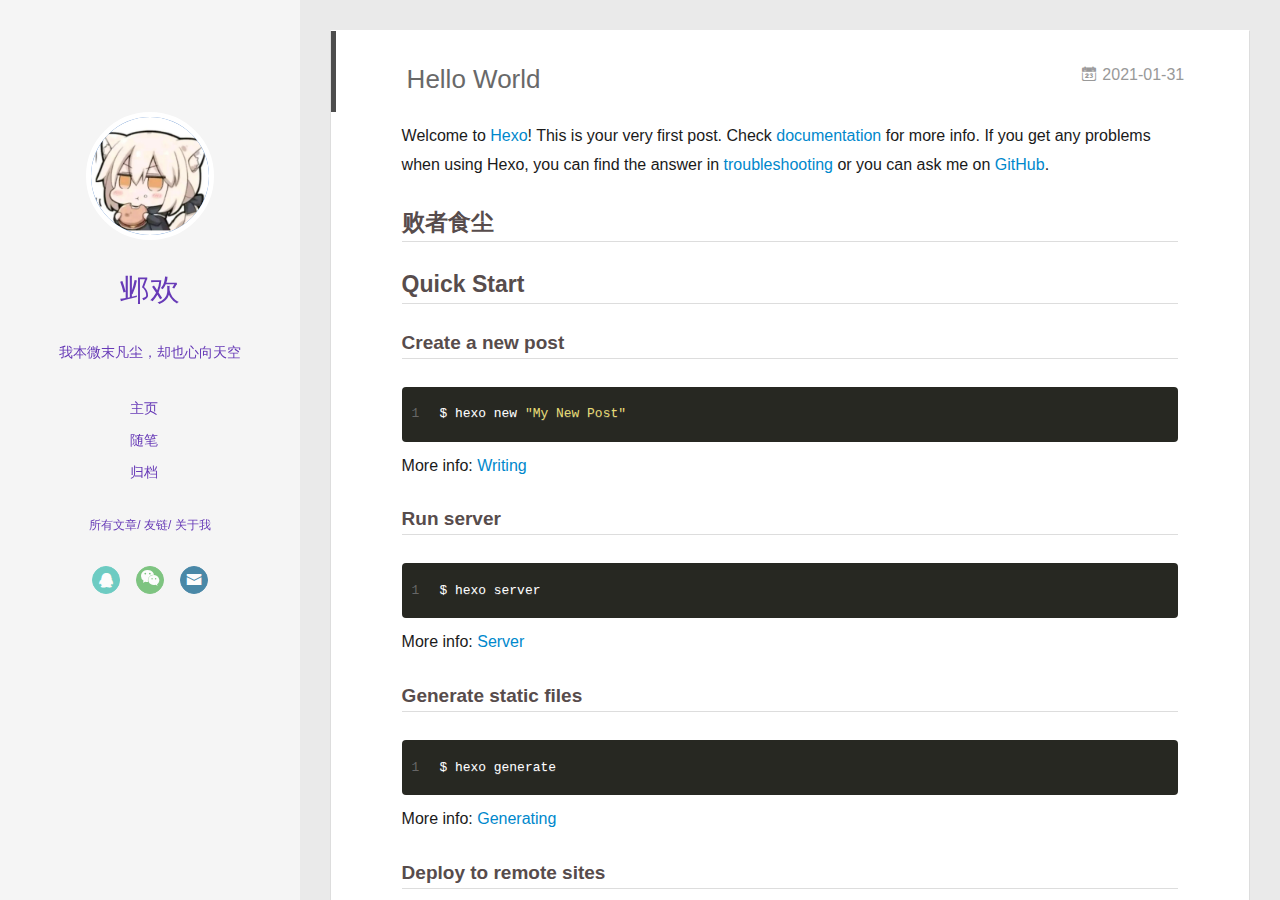
<file: index.html>
<!DOCTYPE html>
<html>
<head>
  <meta charset="utf-8">
  
  <meta name="renderer" content="webkit">
  <meta http-equiv="X-UA-Compatible" content="IE=edge" >
  <link rel="dns-prefetch" href="https://Killer-Queue.github.io">
  <title>邺欢的博客</title>
  <meta name="viewport" content="width=device-width, initial-scale=1, maximum-scale=1">
  <meta name="description" content="个人技术博客">
<meta property="og:type" content="website">
<meta property="og:title" content="邺欢的博客">
<meta property="og:url" content="https://killer-queue.github.io/index.html">
<meta property="og:site_name" content="邺欢的博客">
<meta property="og:description" content="个人技术博客">
<meta property="og:locale" content="zh_CN">
<meta property="article:author" content="Killer-Queue">
<meta name="twitter:card" content="summary">
  
    <link rel="alternative" href="/atom.xml" title="邺欢的博客" type="application/atom+xml">
  
  
    <link rel="icon" href="/assets/wangyetouxiang.png">
  
  <link rel="stylesheet" type="text/css" href="/./main.0cf68a.css">
  <style type="text/css">
  
    #container.show {
      background: linear-gradient(200deg,#a0cfe4,#e8c37e);
    }
  </style>
  

  

<meta name="generator" content="Hexo 5.3.0"></head>

<body>
  <div id="container" q-class="show:isCtnShow">
    <canvas id="anm-canvas" class="anm-canvas"></canvas>
    <div class="left-col" q-class="show:isShow">
      
<!-- <div class="overlay" style="background: #4d4d4d" ></div> -->
<div class="overlay"> </div>
<div class="intrude-less">
	<header id="header" class="inner">
		<a href="/" class="profilepic">
			<img src="/assets/touxiang.jpg" class="js-avatar">
		</a>
		<hgroup>
		  <h1 class="header-author"><a href="/">邺欢</a></h1>
		</hgroup>
		
		<p class="header-subtitle">我本微末凡尘，却也心向天空</p>
		

		<nav class="header-menu">
			<ul>
			
				<li><a href="/">主页</a></li>
	        
				<li><a href="/tags/%E9%9A%8F%E7%AC%94/">随笔</a></li>
	        
				<li><a href="/archives/index.html">归档</a></li>
	        
			</ul>
		</nav>
		<nav class="header-smart-menu">
    		
    			
    			<a q-on="click: openSlider(e, 'innerArchive')" href="javascript:void(0)">所有文章</a>
    			
            
    			
    			<a q-on="click: openSlider(e, 'friends')" href="javascript:void(0)">友链</a>
    			
            
    			
    			<a q-on="click: openSlider(e, 'aboutme')" href="javascript:void(0)">关于我</a>
    			
            
		</nav>
		<nav class="header-nav">
			<div class="social">
				
					<a class="qq" target="_blank" href="/assets/qie.jpg" title="qq"><i class="icon-qq"></i></a>
		        
					<a class="weixin" target="_blank" href="/assets/weixin.jpg" title="weixin"><i class="icon-weixin"></i></a>
		        
					<a class="mail" target="_blank" href="mailto:1179868384@qq.com" title="mail"><i class="icon-mail"></i></a>
		        
			</div>
		<!-- 网易云音乐插件 -->
		
    		<div style="position:absolute; bottom:120px left:auto; width:85%">
        		<iframe frameborder="no" border="0" marginwidth="0" marginheight="0" width=298 height=52 src="//music.163.com/outchain/player?type=2&id=1351353129&auto=0&height=32"></iframe>
    		</div>
		
		</nav> 
	</header>		
</div>

    </div>
    <div class="mid-col" q-class="show:isShow,hide:isShow|isFalse">
      
<nav id="mobile-nav">
  	<div class="overlay js-overlay" style="background: #4d4d4d"></div>
	<div class="btnctn js-mobile-btnctn">
  		<div class="slider-trigger list" q-on="click: openSlider(e)"><i class="icon icon-sort"></i></div>
	</div>
	<div class="intrude-less">
		<header id="header" class="inner">
			<div class="profilepic">
				<img src="/assets/touxiang.jpg" class="js-avatar">
			</div>
			<hgroup>
			  <h1 class="header-author js-header-author">邺欢</h1>
			</hgroup>
			
			<p class="header-subtitle"><i class="icon icon-quo-left"></i>我本微末凡尘，却也心向天空<i class="icon icon-quo-right"></i></p>
			
			
			
				
			
				
			
				
			
			
			
			<nav class="header-nav">
				<div class="social">
					
						<a class="qq" target="_blank" href="/assets/qie.jpg" title="qq"><i class="icon-qq"></i></a>
			        
						<a class="weixin" target="_blank" href="/assets/weixin.jpg" title="weixin"><i class="icon-weixin"></i></a>
			        
						<a class="mail" target="_blank" href="mailto:1179868384@qq.com" title="mail"><i class="icon-mail"></i></a>
			        
				</div>
			</nav>

			<nav class="header-menu js-header-menu">
				<ul style="width: 70%">
				
				
					<li style="width: 33.333333333333336%"><a href="/">主页</a></li>
		        
					<li style="width: 33.333333333333336%"><a href="/tags/%E9%9A%8F%E7%AC%94/">随笔</a></li>
		        
					<li style="width: 33.333333333333336%"><a href="/archives/index.html">归档</a></li>
		        
				</ul>
			</nav>
		</header>				
	</div>
	<div class="mobile-mask" style="display:none" q-show="isShow"></div>
</nav>

      <div id="wrapper" class="body-wrap">
        <div class="menu-l">
          <div class="canvas-wrap">
            <canvas data-colors="#eaeaea" data-sectionHeight="100" data-contentId="js-content" id="myCanvas1" class="anm-canvas"></canvas>
          </div>
          <div id="js-content" class="content-ll">
            
  
    <article id="post-hello-world" class="article article-type-post  article-index" itemscope itemprop="blogPost">
  <div class="article-inner">
    
      <header class="article-header">
        
  
    <h1 itemprop="name">
      <a class="article-title" href="/2021/01/31/hello-world/">Hello World</a>
    </h1>
  


<!--显示阅读次数-->
    
<!--显示阅读次数完毕-->

        
        <a href="/2021/01/31/hello-world/" class="archive-article-date">
  	<time datetime="2021-01-31T05:58:39.554Z" itemprop="datePublished"><i class="icon-calendar icon"></i>2021-01-31</time>
</a>
        
      </header>
    
    <div class="article-entry" itemprop="articleBody">
      
        <p>Welcome to <a target="_blank" rel="noopener" href="https://hexo.io/">Hexo</a>! This is your very first post. Check <a target="_blank" rel="noopener" href="https://hexo.io/docs/">documentation</a> for more info. If you get any problems when using Hexo, you can find the answer in <a target="_blank" rel="noopener" href="https://hexo.io/docs/troubleshooting.html">troubleshooting</a> or you can ask me on <a target="_blank" rel="noopener" href="https://github.com/hexojs/hexo/issues">GitHub</a>.</p>
<h2 id="败者食尘"><a href="#败者食尘" class="headerlink" title="败者食尘"></a>败者食尘</h2><h2 id="Quick-Start"><a href="#Quick-Start" class="headerlink" title="Quick Start"></a>Quick Start</h2><h3 id="Create-a-new-post"><a href="#Create-a-new-post" class="headerlink" title="Create a new post"></a>Create a new post</h3><figure class="highlight bash"><table><tr><td class="gutter"><pre><span class="line">1</span><br></pre></td><td class="code"><pre><span class="line">$ hexo new <span class="string">&quot;My New Post&quot;</span></span><br></pre></td></tr></table></figure>
<p>More info: <a target="_blank" rel="noopener" href="https://hexo.io/docs/writing.html">Writing</a></p>
<h3 id="Run-server"><a href="#Run-server" class="headerlink" title="Run server"></a>Run server</h3><figure class="highlight bash"><table><tr><td class="gutter"><pre><span class="line">1</span><br></pre></td><td class="code"><pre><span class="line">$ hexo server</span><br></pre></td></tr></table></figure>
<p>More info: <a target="_blank" rel="noopener" href="https://hexo.io/docs/server.html">Server</a></p>
<h3 id="Generate-static-files"><a href="#Generate-static-files" class="headerlink" title="Generate static files"></a>Generate static files</h3><figure class="highlight bash"><table><tr><td class="gutter"><pre><span class="line">1</span><br></pre></td><td class="code"><pre><span class="line">$ hexo generate</span><br></pre></td></tr></table></figure>
<p>More info: <a target="_blank" rel="noopener" href="https://hexo.io/docs/generating.html">Generating</a></p>
<h3 id="Deploy-to-remote-sites"><a href="#Deploy-to-remote-sites" class="headerlink" title="Deploy to remote sites"></a>Deploy to remote sites</h3><figure class="highlight bash"><table><tr><td class="gutter"><pre><span class="line">1</span><br></pre></td><td class="code"><pre><span class="line">$ hexo deploy</span><br></pre></td></tr></table></figure>
<p>More info: <a target="_blank" rel="noopener" href="https://hexo.io/docs/one-command-deployment.html">Deployment</a></p>

      

      
    </div>
    <div class="article-info article-info-index">
      
      
      

      
        <p class="article-more-link">
          <a class="article-more-a" href="/2021/01/31/hello-world/">展开全文 >></a>
        </p>
      

      
      <div class="clearfix"></div>
    </div>
  </div>
</article>

<aside class="wrap-side-operation">
    <div class="mod-side-operation">
        
        <div class="jump-container" id="js-jump-container" style="display:none;">
            <a href="javascript:void(0)" class="mod-side-operation__jump-to-top">
                <i class="icon-font icon-back"></i>
            </a>
            <div id="js-jump-plan-container" class="jump-plan-container" style="top: -11px;">
                <i class="icon-font icon-plane jump-plane"></i>
            </div>
        </div>
        
        
    </div>
</aside>




  
  


          </div>
        </div>
      </div>
      <footer id="footer">
  <div class="outer">
    <div id="footer-info">
    	<div class="footer-left">
    		&copy; 2021 Killer-Queue
    	</div>
      	<div class="footer-right">
      		<a href="http://hexo.io/" target="_blank">Hexo</a>  Theme <a href="https://github.com/litten/hexo-theme-yilia" target="_blank">Yilia</a> by Litten
      	</div>
    </div>
  </div>
</footer>

<!--页面点击小红心-->
<script type="text/javascript" src="/love.js"></script>

    </div>
    <script>
	var yiliaConfig = {
		mathjax: false,
		isHome: true,
		isPost: false,
		isArchive: false,
		isTag: false,
		isCategory: false,
		open_in_new: false,
		toc_hide_index: true,
		root: "/",
		innerArchive: true,
		showTags: false
	}
</script>

<script>!function(t){function n(e){if(r[e])return r[e].exports;var i=r[e]={exports:{},id:e,loaded:!1};return t[e].call(i.exports,i,i.exports,n),i.loaded=!0,i.exports}var r={};n.m=t,n.c=r,n.p="./",n(0)}([function(t,n,r){r(195),t.exports=r(191)},function(t,n,r){var e=r(3),i=r(52),o=r(27),u=r(28),c=r(53),f="prototype",a=function(t,n,r){var s,l,h,v,p=t&a.F,d=t&a.G,y=t&a.S,g=t&a.P,b=t&a.B,m=d?e:y?e[n]||(e[n]={}):(e[n]||{})[f],x=d?i:i[n]||(i[n]={}),w=x[f]||(x[f]={});d&&(r=n);for(s in r)l=!p&&m&&void 0!==m[s],h=(l?m:r)[s],v=b&&l?c(h,e):g&&"function"==typeof h?c(Function.call,h):h,m&&u(m,s,h,t&a.U),x[s]!=h&&o(x,s,v),g&&w[s]!=h&&(w[s]=h)};e.core=i,a.F=1,a.G=2,a.S=4,a.P=8,a.B=16,a.W=32,a.U=64,a.R=128,t.exports=a},function(t,n,r){var e=r(6);t.exports=function(t){if(!e(t))throw TypeError(t+" is not an object!");return t}},function(t,n){var r=t.exports="undefined"!=typeof window&&window.Math==Math?window:"undefined"!=typeof self&&self.Math==Math?self:Function("return this")();"number"==typeof __g&&(__g=r)},function(t,n){t.exports=function(t){try{return!!t()}catch(t){return!0}}},function(t,n){var r=t.exports="undefined"!=typeof window&&window.Math==Math?window:"undefined"!=typeof self&&self.Math==Math?self:Function("return this")();"number"==typeof __g&&(__g=r)},function(t,n){t.exports=function(t){return"object"==typeof t?null!==t:"function"==typeof t}},function(t,n,r){var e=r(126)("wks"),i=r(76),o=r(3).Symbol,u="function"==typeof o;(t.exports=function(t){return e[t]||(e[t]=u&&o[t]||(u?o:i)("Symbol."+t))}).store=e},function(t,n){var r={}.hasOwnProperty;t.exports=function(t,n){return r.call(t,n)}},function(t,n,r){var e=r(94),i=r(33);t.exports=function(t){return e(i(t))}},function(t,n,r){t.exports=!r(4)(function(){return 7!=Object.defineProperty({},"a",{get:function(){return 7}}).a})},function(t,n,r){var e=r(2),i=r(167),o=r(50),u=Object.defineProperty;n.f=r(10)?Object.defineProperty:function(t,n,r){if(e(t),n=o(n,!0),e(r),i)try{return u(t,n,r)}catch(t){}if("get"in r||"set"in r)throw TypeError("Accessors not supported!");return"value"in r&&(t[n]=r.value),t}},function(t,n,r){t.exports=!r(18)(function(){return 7!=Object.defineProperty({},"a",{get:function(){return 7}}).a})},function(t,n,r){var e=r(14),i=r(22);t.exports=r(12)?function(t,n,r){return e.f(t,n,i(1,r))}:function(t,n,r){return t[n]=r,t}},function(t,n,r){var e=r(20),i=r(58),o=r(42),u=Object.defineProperty;n.f=r(12)?Object.defineProperty:function(t,n,r){if(e(t),n=o(n,!0),e(r),i)try{return u(t,n,r)}catch(t){}if("get"in r||"set"in r)throw TypeError("Accessors not supported!");return"value"in r&&(t[n]=r.value),t}},function(t,n,r){var e=r(40)("wks"),i=r(23),o=r(5).Symbol,u="function"==typeof o;(t.exports=function(t){return e[t]||(e[t]=u&&o[t]||(u?o:i)("Symbol."+t))}).store=e},function(t,n,r){var e=r(67),i=Math.min;t.exports=function(t){return t>0?i(e(t),9007199254740991):0}},function(t,n,r){var e=r(46);t.exports=function(t){return Object(e(t))}},function(t,n){t.exports=function(t){try{return!!t()}catch(t){return!0}}},function(t,n,r){var e=r(63),i=r(34);t.exports=Object.keys||function(t){return e(t,i)}},function(t,n,r){var e=r(21);t.exports=function(t){if(!e(t))throw TypeError(t+" is not an object!");return t}},function(t,n){t.exports=function(t){return"object"==typeof t?null!==t:"function"==typeof t}},function(t,n){t.exports=function(t,n){return{enumerable:!(1&t),configurable:!(2&t),writable:!(4&t),value:n}}},function(t,n){var r=0,e=Math.random();t.exports=function(t){return"Symbol(".concat(void 0===t?"":t,")_",(++r+e).toString(36))}},function(t,n){var r={}.hasOwnProperty;t.exports=function(t,n){return r.call(t,n)}},function(t,n){var r=t.exports={version:"2.4.0"};"number"==typeof __e&&(__e=r)},function(t,n){t.exports=function(t){if("function"!=typeof t)throw TypeError(t+" is not a function!");return t}},function(t,n,r){var e=r(11),i=r(66);t.exports=r(10)?function(t,n,r){return e.f(t,n,i(1,r))}:function(t,n,r){return t[n]=r,t}},function(t,n,r){var e=r(3),i=r(27),o=r(24),u=r(76)("src"),c="toString",f=Function[c],a=(""+f).split(c);r(52).inspectSource=function(t){return f.call(t)},(t.exports=function(t,n,r,c){var f="function"==typeof r;f&&(o(r,"name")||i(r,"name",n)),t[n]!==r&&(f&&(o(r,u)||i(r,u,t[n]?""+t[n]:a.join(String(n)))),t===e?t[n]=r:c?t[n]?t[n]=r:i(t,n,r):(delete t[n],i(t,n,r)))})(Function.prototype,c,function(){return"function"==typeof this&&this[u]||f.call(this)})},function(t,n,r){var e=r(1),i=r(4),o=r(46),u=function(t,n,r,e){var i=String(o(t)),u="<"+n;return""!==r&&(u+=" "+r+'="'+String(e).replace(/"/g,"&quot;")+'"'),u+">"+i+"</"+n+">"};t.exports=function(t,n){var r={};r[t]=n(u),e(e.P+e.F*i(function(){var n=""[t]('"');return n!==n.toLowerCase()||n.split('"').length>3}),"String",r)}},function(t,n,r){var e=r(115),i=r(46);t.exports=function(t){return e(i(t))}},function(t,n,r){var e=r(116),i=r(66),o=r(30),u=r(50),c=r(24),f=r(167),a=Object.getOwnPropertyDescriptor;n.f=r(10)?a:function(t,n){if(t=o(t),n=u(n,!0),f)try{return a(t,n)}catch(t){}if(c(t,n))return i(!e.f.call(t,n),t[n])}},function(t,n,r){var e=r(24),i=r(17),o=r(145)("IE_PROTO"),u=Object.prototype;t.exports=Object.getPrototypeOf||function(t){return t=i(t),e(t,o)?t[o]:"function"==typeof t.constructor&&t instanceof t.constructor?t.constructor.prototype:t instanceof Object?u:null}},function(t,n){t.exports=function(t){if(void 0==t)throw TypeError("Can't call method on  "+t);return t}},function(t,n){t.exports="constructor,hasOwnProperty,isPrototypeOf,propertyIsEnumerable,toLocaleString,toString,valueOf".split(",")},function(t,n){t.exports={}},function(t,n){t.exports=!0},function(t,n){n.f={}.propertyIsEnumerable},function(t,n,r){var e=r(14).f,i=r(8),o=r(15)("toStringTag");t.exports=function(t,n,r){t&&!i(t=r?t:t.prototype,o)&&e(t,o,{configurable:!0,value:n})}},function(t,n,r){var e=r(40)("keys"),i=r(23);t.exports=function(t){return e[t]||(e[t]=i(t))}},function(t,n,r){var e=r(5),i="__core-js_shared__",o=e[i]||(e[i]={});t.exports=function(t){return o[t]||(o[t]={})}},function(t,n){var r=Math.ceil,e=Math.floor;t.exports=function(t){return isNaN(t=+t)?0:(t>0?e:r)(t)}},function(t,n,r){var e=r(21);t.exports=function(t,n){if(!e(t))return t;var r,i;if(n&&"function"==typeof(r=t.toString)&&!e(i=r.call(t)))return i;if("function"==typeof(r=t.valueOf)&&!e(i=r.call(t)))return i;if(!n&&"function"==typeof(r=t.toString)&&!e(i=r.call(t)))return i;throw TypeError("Can't convert object to primitive value")}},function(t,n,r){var e=r(5),i=r(25),o=r(36),u=r(44),c=r(14).f;t.exports=function(t){var n=i.Symbol||(i.Symbol=o?{}:e.Symbol||{});"_"==t.charAt(0)||t in n||c(n,t,{value:u.f(t)})}},function(t,n,r){n.f=r(15)},function(t,n){var r={}.toString;t.exports=function(t){return r.call(t).slice(8,-1)}},function(t,n){t.exports=function(t){if(void 0==t)throw TypeError("Can't call method on  "+t);return t}},function(t,n,r){var e=r(4);t.exports=function(t,n){return!!t&&e(function(){n?t.call(null,function(){},1):t.call(null)})}},function(t,n,r){var e=r(53),i=r(115),o=r(17),u=r(16),c=r(203);t.exports=function(t,n){var r=1==t,f=2==t,a=3==t,s=4==t,l=6==t,h=5==t||l,v=n||c;return function(n,c,p){for(var d,y,g=o(n),b=i(g),m=e(c,p,3),x=u(b.length),w=0,S=r?v(n,x):f?v(n,0):void 0;x>w;w++)if((h||w in b)&&(d=b[w],y=m(d,w,g),t))if(r)S[w]=y;else if(y)switch(t){case 3:return!0;case 5:return d;case 6:return w;case 2:S.push(d)}else if(s)return!1;return l?-1:a||s?s:S}}},function(t,n,r){var e=r(1),i=r(52),o=r(4);t.exports=function(t,n){var r=(i.Object||{})[t]||Object[t],u={};u[t]=n(r),e(e.S+e.F*o(function(){r(1)}),"Object",u)}},function(t,n,r){var e=r(6);t.exports=function(t,n){if(!e(t))return t;var r,i;if(n&&"function"==typeof(r=t.toString)&&!e(i=r.call(t)))return i;if("function"==typeof(r=t.valueOf)&&!e(i=r.call(t)))return i;if(!n&&"function"==typeof(r=t.toString)&&!e(i=r.call(t)))return i;throw TypeError("Can't convert object to primitive value")}},function(t,n,r){var e=r(5),i=r(25),o=r(91),u=r(13),c="prototype",f=function(t,n,r){var a,s,l,h=t&f.F,v=t&f.G,p=t&f.S,d=t&f.P,y=t&f.B,g=t&f.W,b=v?i:i[n]||(i[n]={}),m=b[c],x=v?e:p?e[n]:(e[n]||{})[c];v&&(r=n);for(a in r)(s=!h&&x&&void 0!==x[a])&&a in b||(l=s?x[a]:r[a],b[a]=v&&"function"!=typeof x[a]?r[a]:y&&s?o(l,e):g&&x[a]==l?function(t){var n=function(n,r,e){if(this instanceof t){switch(arguments.length){case 0:return new t;case 1:return new t(n);case 2:return new t(n,r)}return new t(n,r,e)}return t.apply(this,arguments)};return n[c]=t[c],n}(l):d&&"function"==typeof l?o(Function.call,l):l,d&&((b.virtual||(b.virtual={}))[a]=l,t&f.R&&m&&!m[a]&&u(m,a,l)))};f.F=1,f.G=2,f.S=4,f.P=8,f.B=16,f.W=32,f.U=64,f.R=128,t.exports=f},function(t,n){var r=t.exports={version:"2.4.0"};"number"==typeof __e&&(__e=r)},function(t,n,r){var e=r(26);t.exports=function(t,n,r){if(e(t),void 0===n)return t;switch(r){case 1:return function(r){return t.call(n,r)};case 2:return function(r,e){return t.call(n,r,e)};case 3:return function(r,e,i){return t.call(n,r,e,i)}}return function(){return t.apply(n,arguments)}}},function(t,n,r){var e=r(183),i=r(1),o=r(126)("metadata"),u=o.store||(o.store=new(r(186))),c=function(t,n,r){var i=u.get(t);if(!i){if(!r)return;u.set(t,i=new e)}var o=i.get(n);if(!o){if(!r)return;i.set(n,o=new e)}return o},f=function(t,n,r){var e=c(n,r,!1);return void 0!==e&&e.has(t)},a=function(t,n,r){var e=c(n,r,!1);return void 0===e?void 0:e.get(t)},s=function(t,n,r,e){c(r,e,!0).set(t,n)},l=function(t,n){var r=c(t,n,!1),e=[];return r&&r.forEach(function(t,n){e.push(n)}),e},h=function(t){return void 0===t||"symbol"==typeof t?t:String(t)},v=function(t){i(i.S,"Reflect",t)};t.exports={store:u,map:c,has:f,get:a,set:s,keys:l,key:h,exp:v}},function(t,n,r){"use strict";if(r(10)){var e=r(69),i=r(3),o=r(4),u=r(1),c=r(127),f=r(152),a=r(53),s=r(68),l=r(66),h=r(27),v=r(73),p=r(67),d=r(16),y=r(75),g=r(50),b=r(24),m=r(180),x=r(114),w=r(6),S=r(17),_=r(137),O=r(70),E=r(32),P=r(71).f,j=r(154),F=r(76),M=r(7),A=r(48),N=r(117),T=r(146),I=r(155),k=r(80),L=r(123),R=r(74),C=r(130),D=r(160),U=r(11),W=r(31),G=U.f,B=W.f,V=i.RangeError,z=i.TypeError,q=i.Uint8Array,K="ArrayBuffer",J="Shared"+K,Y="BYTES_PER_ELEMENT",H="prototype",$=Array[H],X=f.ArrayBuffer,Q=f.DataView,Z=A(0),tt=A(2),nt=A(3),rt=A(4),et=A(5),it=A(6),ot=N(!0),ut=N(!1),ct=I.values,ft=I.keys,at=I.entries,st=$.lastIndexOf,lt=$.reduce,ht=$.reduceRight,vt=$.join,pt=$.sort,dt=$.slice,yt=$.toString,gt=$.toLocaleString,bt=M("iterator"),mt=M("toStringTag"),xt=F("typed_constructor"),wt=F("def_constructor"),St=c.CONSTR,_t=c.TYPED,Ot=c.VIEW,Et="Wrong length!",Pt=A(1,function(t,n){return Tt(T(t,t[wt]),n)}),jt=o(function(){return 1===new q(new Uint16Array([1]).buffer)[0]}),Ft=!!q&&!!q[H].set&&o(function(){new q(1).set({})}),Mt=function(t,n){if(void 0===t)throw z(Et);var r=+t,e=d(t);if(n&&!m(r,e))throw V(Et);return e},At=function(t,n){var r=p(t);if(r<0||r%n)throw V("Wrong offset!");return r},Nt=function(t){if(w(t)&&_t in t)return t;throw z(t+" is not a typed array!")},Tt=function(t,n){if(!(w(t)&&xt in t))throw z("It is not a typed array constructor!");return new t(n)},It=function(t,n){return kt(T(t,t[wt]),n)},kt=function(t,n){for(var r=0,e=n.length,i=Tt(t,e);e>r;)i[r]=n[r++];return i},Lt=function(t,n,r){G(t,n,{get:function(){return this._d[r]}})},Rt=function(t){var n,r,e,i,o,u,c=S(t),f=arguments.length,s=f>1?arguments[1]:void 0,l=void 0!==s,h=j(c);if(void 0!=h&&!_(h)){for(u=h.call(c),e=[],n=0;!(o=u.next()).done;n++)e.push(o.value);c=e}for(l&&f>2&&(s=a(s,arguments[2],2)),n=0,r=d(c.length),i=Tt(this,r);r>n;n++)i[n]=l?s(c[n],n):c[n];return i},Ct=function(){for(var t=0,n=arguments.length,r=Tt(this,n);n>t;)r[t]=arguments[t++];return r},Dt=!!q&&o(function(){gt.call(new q(1))}),Ut=function(){return gt.apply(Dt?dt.call(Nt(this)):Nt(this),arguments)},Wt={copyWithin:function(t,n){return D.call(Nt(this),t,n,arguments.length>2?arguments[2]:void 0)},every:function(t){return rt(Nt(this),t,arguments.length>1?arguments[1]:void 0)},fill:function(t){return C.apply(Nt(this),arguments)},filter:function(t){return It(this,tt(Nt(this),t,arguments.length>1?arguments[1]:void 0))},find:function(t){return et(Nt(this),t,arguments.length>1?arguments[1]:void 0)},findIndex:function(t){return it(Nt(this),t,arguments.length>1?arguments[1]:void 0)},forEach:function(t){Z(Nt(this),t,arguments.length>1?arguments[1]:void 0)},indexOf:function(t){return ut(Nt(this),t,arguments.length>1?arguments[1]:void 0)},includes:function(t){return ot(Nt(this),t,arguments.length>1?arguments[1]:void 0)},join:function(t){return vt.apply(Nt(this),arguments)},lastIndexOf:function(t){return st.apply(Nt(this),arguments)},map:function(t){return Pt(Nt(this),t,arguments.length>1?arguments[1]:void 0)},reduce:function(t){return lt.apply(Nt(this),arguments)},reduceRight:function(t){return ht.apply(Nt(this),arguments)},reverse:function(){for(var t,n=this,r=Nt(n).length,e=Math.floor(r/2),i=0;i<e;)t=n[i],n[i++]=n[--r],n[r]=t;return n},some:function(t){return nt(Nt(this),t,arguments.length>1?arguments[1]:void 0)},sort:function(t){return pt.call(Nt(this),t)},subarray:function(t,n){var r=Nt(this),e=r.length,i=y(t,e);return new(T(r,r[wt]))(r.buffer,r.byteOffset+i*r.BYTES_PER_ELEMENT,d((void 0===n?e:y(n,e))-i))}},Gt=function(t,n){return It(this,dt.call(Nt(this),t,n))},Bt=function(t){Nt(this);var n=At(arguments[1],1),r=this.length,e=S(t),i=d(e.length),o=0;if(i+n>r)throw V(Et);for(;o<i;)this[n+o]=e[o++]},Vt={entries:function(){return at.call(Nt(this))},keys:function(){return ft.call(Nt(this))},values:function(){return ct.call(Nt(this))}},zt=function(t,n){return w(t)&&t[_t]&&"symbol"!=typeof n&&n in t&&String(+n)==String(n)},qt=function(t,n){return zt(t,n=g(n,!0))?l(2,t[n]):B(t,n)},Kt=function(t,n,r){return!(zt(t,n=g(n,!0))&&w(r)&&b(r,"value"))||b(r,"get")||b(r,"set")||r.configurable||b(r,"writable")&&!r.writable||b(r,"enumerable")&&!r.enumerable?G(t,n,r):(t[n]=r.value,t)};St||(W.f=qt,U.f=Kt),u(u.S+u.F*!St,"Object",{getOwnPropertyDescriptor:qt,defineProperty:Kt}),o(function(){yt.call({})})&&(yt=gt=function(){return vt.call(this)});var Jt=v({},Wt);v(Jt,Vt),h(Jt,bt,Vt.values),v(Jt,{slice:Gt,set:Bt,constructor:function(){},toString:yt,toLocaleString:Ut}),Lt(Jt,"buffer","b"),Lt(Jt,"byteOffset","o"),Lt(Jt,"byteLength","l"),Lt(Jt,"length","e"),G(Jt,mt,{get:function(){return this[_t]}}),t.exports=function(t,n,r,f){f=!!f;var a=t+(f?"Clamped":"")+"Array",l="Uint8Array"!=a,v="get"+t,p="set"+t,y=i[a],g=y||{},b=y&&E(y),m=!y||!c.ABV,S={},_=y&&y[H],j=function(t,r){var e=t._d;return e.v[v](r*n+e.o,jt)},F=function(t,r,e){var i=t._d;f&&(e=(e=Math.round(e))<0?0:e>255?255:255&e),i.v[p](r*n+i.o,e,jt)},M=function(t,n){G(t,n,{get:function(){return j(this,n)},set:function(t){return F(this,n,t)},enumerable:!0})};m?(y=r(function(t,r,e,i){s(t,y,a,"_d");var o,u,c,f,l=0,v=0;if(w(r)){if(!(r instanceof X||(f=x(r))==K||f==J))return _t in r?kt(y,r):Rt.call(y,r);o=r,v=At(e,n);var p=r.byteLength;if(void 0===i){if(p%n)throw V(Et);if((u=p-v)<0)throw V(Et)}else if((u=d(i)*n)+v>p)throw V(Et);c=u/n}else c=Mt(r,!0),u=c*n,o=new X(u);for(h(t,"_d",{b:o,o:v,l:u,e:c,v:new Q(o)});l<c;)M(t,l++)}),_=y[H]=O(Jt),h(_,"constructor",y)):L(function(t){new y(null),new y(t)},!0)||(y=r(function(t,r,e,i){s(t,y,a);var o;return w(r)?r instanceof X||(o=x(r))==K||o==J?void 0!==i?new g(r,At(e,n),i):void 0!==e?new g(r,At(e,n)):new g(r):_t in r?kt(y,r):Rt.call(y,r):new g(Mt(r,l))}),Z(b!==Function.prototype?P(g).concat(P(b)):P(g),function(t){t in y||h(y,t,g[t])}),y[H]=_,e||(_.constructor=y));var A=_[bt],N=!!A&&("values"==A.name||void 0==A.name),T=Vt.values;h(y,xt,!0),h(_,_t,a),h(_,Ot,!0),h(_,wt,y),(f?new y(1)[mt]==a:mt in _)||G(_,mt,{get:function(){return a}}),S[a]=y,u(u.G+u.W+u.F*(y!=g),S),u(u.S,a,{BYTES_PER_ELEMENT:n,from:Rt,of:Ct}),Y in _||h(_,Y,n),u(u.P,a,Wt),R(a),u(u.P+u.F*Ft,a,{set:Bt}),u(u.P+u.F*!N,a,Vt),u(u.P+u.F*(_.toString!=yt),a,{toString:yt}),u(u.P+u.F*o(function(){new y(1).slice()}),a,{slice:Gt}),u(u.P+u.F*(o(function(){return[1,2].toLocaleString()!=new y([1,2]).toLocaleString()})||!o(function(){_.toLocaleString.call([1,2])})),a,{toLocaleString:Ut}),k[a]=N?A:T,e||N||h(_,bt,T)}}else t.exports=function(){}},function(t,n){var r={}.toString;t.exports=function(t){return r.call(t).slice(8,-1)}},function(t,n,r){var e=r(21),i=r(5).document,o=e(i)&&e(i.createElement);t.exports=function(t){return o?i.createElement(t):{}}},function(t,n,r){t.exports=!r(12)&&!r(18)(function(){return 7!=Object.defineProperty(r(57)("div"),"a",{get:function(){return 7}}).a})},function(t,n,r){"use strict";var e=r(36),i=r(51),o=r(64),u=r(13),c=r(8),f=r(35),a=r(96),s=r(38),l=r(103),h=r(15)("iterator"),v=!([].keys&&"next"in[].keys()),p="keys",d="values",y=function(){return this};t.exports=function(t,n,r,g,b,m,x){a(r,n,g);var w,S,_,O=function(t){if(!v&&t in F)return F[t];switch(t){case p:case d:return function(){return new r(this,t)}}return function(){return new r(this,t)}},E=n+" Iterator",P=b==d,j=!1,F=t.prototype,M=F[h]||F["@@iterator"]||b&&F[b],A=M||O(b),N=b?P?O("entries"):A:void 0,T="Array"==n?F.entries||M:M;if(T&&(_=l(T.call(new t)))!==Object.prototype&&(s(_,E,!0),e||c(_,h)||u(_,h,y)),P&&M&&M.name!==d&&(j=!0,A=function(){return M.call(this)}),e&&!x||!v&&!j&&F[h]||u(F,h,A),f[n]=A,f[E]=y,b)if(w={values:P?A:O(d),keys:m?A:O(p),entries:N},x)for(S in w)S in F||o(F,S,w[S]);else i(i.P+i.F*(v||j),n,w);return w}},function(t,n,r){var e=r(20),i=r(100),o=r(34),u=r(39)("IE_PROTO"),c=function(){},f="prototype",a=function(){var t,n=r(57)("iframe"),e=o.length;for(n.style.display="none",r(93).appendChild(n),n.src="javascript:",t=n.contentWindow.document,t.open(),t.write("<script>document.F=Object<\/script>"),t.close(),a=t.F;e--;)delete a[f][o[e]];return a()};t.exports=Object.create||function(t,n){var r;return null!==t?(c[f]=e(t),r=new c,c[f]=null,r[u]=t):r=a(),void 0===n?r:i(r,n)}},function(t,n,r){var e=r(63),i=r(34).concat("length","prototype");n.f=Object.getOwnPropertyNames||function(t){return e(t,i)}},function(t,n){n.f=Object.getOwnPropertySymbols},function(t,n,r){var e=r(8),i=r(9),o=r(90)(!1),u=r(39)("IE_PROTO");t.exports=function(t,n){var r,c=i(t),f=0,a=[];for(r in c)r!=u&&e(c,r)&&a.push(r);for(;n.length>f;)e(c,r=n[f++])&&(~o(a,r)||a.push(r));return a}},function(t,n,r){t.exports=r(13)},function(t,n,r){var e=r(76)("meta"),i=r(6),o=r(24),u=r(11).f,c=0,f=Object.isExtensible||function(){return!0},a=!r(4)(function(){return f(Object.preventExtensions({}))}),s=function(t){u(t,e,{value:{i:"O"+ ++c,w:{}}})},l=function(t,n){if(!i(t))return"symbol"==typeof t?t:("string"==typeof t?"S":"P")+t;if(!o(t,e)){if(!f(t))return"F";if(!n)return"E";s(t)}return t[e].i},h=function(t,n){if(!o(t,e)){if(!f(t))return!0;if(!n)return!1;s(t)}return t[e].w},v=function(t){return a&&p.NEED&&f(t)&&!o(t,e)&&s(t),t},p=t.exports={KEY:e,NEED:!1,fastKey:l,getWeak:h,onFreeze:v}},function(t,n){t.exports=function(t,n){return{enumerable:!(1&t),configurable:!(2&t),writable:!(4&t),value:n}}},function(t,n){var r=Math.ceil,e=Math.floor;t.exports=function(t){return isNaN(t=+t)?0:(t>0?e:r)(t)}},function(t,n){t.exports=function(t,n,r,e){if(!(t instanceof n)||void 0!==e&&e in t)throw TypeError(r+": incorrect invocation!");return t}},function(t,n){t.exports=!1},function(t,n,r){var e=r(2),i=r(173),o=r(133),u=r(145)("IE_PROTO"),c=function(){},f="prototype",a=function(){var t,n=r(132)("iframe"),e=o.length;for(n.style.display="none",r(135).appendChild(n),n.src="javascript:",t=n.contentWindow.document,t.open(),t.write("<script>document.F=Object<\/script>"),t.close(),a=t.F;e--;)delete a[f][o[e]];return a()};t.exports=Object.create||function(t,n){var r;return null!==t?(c[f]=e(t),r=new c,c[f]=null,r[u]=t):r=a(),void 0===n?r:i(r,n)}},function(t,n,r){var e=r(175),i=r(133).concat("length","prototype");n.f=Object.getOwnPropertyNames||function(t){return e(t,i)}},function(t,n,r){var e=r(175),i=r(133);t.exports=Object.keys||function(t){return e(t,i)}},function(t,n,r){var e=r(28);t.exports=function(t,n,r){for(var i in n)e(t,i,n[i],r);return t}},function(t,n,r){"use strict";var e=r(3),i=r(11),o=r(10),u=r(7)("species");t.exports=function(t){var n=e[t];o&&n&&!n[u]&&i.f(n,u,{configurable:!0,get:function(){return this}})}},function(t,n,r){var e=r(67),i=Math.max,o=Math.min;t.exports=function(t,n){return t=e(t),t<0?i(t+n,0):o(t,n)}},function(t,n){var r=0,e=Math.random();t.exports=function(t){return"Symbol(".concat(void 0===t?"":t,")_",(++r+e).toString(36))}},function(t,n,r){var e=r(33);t.exports=function(t){return Object(e(t))}},function(t,n,r){var e=r(7)("unscopables"),i=Array.prototype;void 0==i[e]&&r(27)(i,e,{}),t.exports=function(t){i[e][t]=!0}},function(t,n,r){var e=r(53),i=r(169),o=r(137),u=r(2),c=r(16),f=r(154),a={},s={},n=t.exports=function(t,n,r,l,h){var v,p,d,y,g=h?function(){return t}:f(t),b=e(r,l,n?2:1),m=0;if("function"!=typeof g)throw TypeError(t+" is not iterable!");if(o(g)){for(v=c(t.length);v>m;m++)if((y=n?b(u(p=t[m])[0],p[1]):b(t[m]))===a||y===s)return y}else for(d=g.call(t);!(p=d.next()).done;)if((y=i(d,b,p.value,n))===a||y===s)return y};n.BREAK=a,n.RETURN=s},function(t,n){t.exports={}},function(t,n,r){var e=r(11).f,i=r(24),o=r(7)("toStringTag");t.exports=function(t,n,r){t&&!i(t=r?t:t.prototype,o)&&e(t,o,{configurable:!0,value:n})}},function(t,n,r){var e=r(1),i=r(46),o=r(4),u=r(150),c="["+u+"]",f="​",a=RegExp("^"+c+c+"*"),s=RegExp(c+c+"*$"),l=function(t,n,r){var i={},c=o(function(){return!!u[t]()||f[t]()!=f}),a=i[t]=c?n(h):u[t];r&&(i[r]=a),e(e.P+e.F*c,"String",i)},h=l.trim=function(t,n){return t=String(i(t)),1&n&&(t=t.replace(a,"")),2&n&&(t=t.replace(s,"")),t};t.exports=l},function(t,n,r){t.exports={default:r(86),__esModule:!0}},function(t,n,r){t.exports={default:r(87),__esModule:!0}},function(t,n,r){"use strict";function e(t){return t&&t.__esModule?t:{default:t}}n.__esModule=!0;var i=r(84),o=e(i),u=r(83),c=e(u),f="function"==typeof c.default&&"symbol"==typeof o.default?function(t){return typeof t}:function(t){return t&&"function"==typeof c.default&&t.constructor===c.default&&t!==c.default.prototype?"symbol":typeof t};n.default="function"==typeof c.default&&"symbol"===f(o.default)?function(t){return void 0===t?"undefined":f(t)}:function(t){return t&&"function"==typeof c.default&&t.constructor===c.default&&t!==c.default.prototype?"symbol":void 0===t?"undefined":f(t)}},function(t,n,r){r(110),r(108),r(111),r(112),t.exports=r(25).Symbol},function(t,n,r){r(109),r(113),t.exports=r(44).f("iterator")},function(t,n){t.exports=function(t){if("function"!=typeof t)throw TypeError(t+" is not a function!");return t}},function(t,n){t.exports=function(){}},function(t,n,r){var e=r(9),i=r(106),o=r(105);t.exports=function(t){return function(n,r,u){var c,f=e(n),a=i(f.length),s=o(u,a);if(t&&r!=r){for(;a>s;)if((c=f[s++])!=c)return!0}else for(;a>s;s++)if((t||s in f)&&f[s]===r)return t||s||0;return!t&&-1}}},function(t,n,r){var e=r(88);t.exports=function(t,n,r){if(e(t),void 0===n)return t;switch(r){case 1:return function(r){return t.call(n,r)};case 2:return function(r,e){return t.call(n,r,e)};case 3:return function(r,e,i){return t.call(n,r,e,i)}}return function(){return t.apply(n,arguments)}}},function(t,n,r){var e=r(19),i=r(62),o=r(37);t.exports=function(t){var n=e(t),r=i.f;if(r)for(var u,c=r(t),f=o.f,a=0;c.length>a;)f.call(t,u=c[a++])&&n.push(u);return n}},function(t,n,r){t.exports=r(5).document&&document.documentElement},function(t,n,r){var e=r(56);t.exports=Object("z").propertyIsEnumerable(0)?Object:function(t){return"String"==e(t)?t.split(""):Object(t)}},function(t,n,r){var e=r(56);t.exports=Array.isArray||function(t){return"Array"==e(t)}},function(t,n,r){"use strict";var e=r(60),i=r(22),o=r(38),u={};r(13)(u,r(15)("iterator"),function(){return this}),t.exports=function(t,n,r){t.prototype=e(u,{next:i(1,r)}),o(t,n+" Iterator")}},function(t,n){t.exports=function(t,n){return{value:n,done:!!t}}},function(t,n,r){var e=r(19),i=r(9);t.exports=function(t,n){for(var r,o=i(t),u=e(o),c=u.length,f=0;c>f;)if(o[r=u[f++]]===n)return r}},function(t,n,r){var e=r(23)("meta"),i=r(21),o=r(8),u=r(14).f,c=0,f=Object.isExtensible||function(){return!0},a=!r(18)(function(){return f(Object.preventExtensions({}))}),s=function(t){u(t,e,{value:{i:"O"+ ++c,w:{}}})},l=function(t,n){if(!i(t))return"symbol"==typeof t?t:("string"==typeof t?"S":"P")+t;if(!o(t,e)){if(!f(t))return"F";if(!n)return"E";s(t)}return t[e].i},h=function(t,n){if(!o(t,e)){if(!f(t))return!0;if(!n)return!1;s(t)}return t[e].w},v=function(t){return a&&p.NEED&&f(t)&&!o(t,e)&&s(t),t},p=t.exports={KEY:e,NEED:!1,fastKey:l,getWeak:h,onFreeze:v}},function(t,n,r){var e=r(14),i=r(20),o=r(19);t.exports=r(12)?Object.defineProperties:function(t,n){i(t);for(var r,u=o(n),c=u.length,f=0;c>f;)e.f(t,r=u[f++],n[r]);return t}},function(t,n,r){var e=r(37),i=r(22),o=r(9),u=r(42),c=r(8),f=r(58),a=Object.getOwnPropertyDescriptor;n.f=r(12)?a:function(t,n){if(t=o(t),n=u(n,!0),f)try{return a(t,n)}catch(t){}if(c(t,n))return i(!e.f.call(t,n),t[n])}},function(t,n,r){var e=r(9),i=r(61).f,o={}.toString,u="object"==typeof window&&window&&Object.getOwnPropertyNames?Object.getOwnPropertyNames(window):[],c=function(t){try{return i(t)}catch(t){return u.slice()}};t.exports.f=function(t){return u&&"[object Window]"==o.call(t)?c(t):i(e(t))}},function(t,n,r){var e=r(8),i=r(77),o=r(39)("IE_PROTO"),u=Object.prototype;t.exports=Object.getPrototypeOf||function(t){return t=i(t),e(t,o)?t[o]:"function"==typeof t.constructor&&t instanceof t.constructor?t.constructor.prototype:t instanceof Object?u:null}},function(t,n,r){var e=r(41),i=r(33);t.exports=function(t){return function(n,r){var o,u,c=String(i(n)),f=e(r),a=c.length;return f<0||f>=a?t?"":void 0:(o=c.charCodeAt(f),o<55296||o>56319||f+1===a||(u=c.charCodeAt(f+1))<56320||u>57343?t?c.charAt(f):o:t?c.slice(f,f+2):u-56320+(o-55296<<10)+65536)}}},function(t,n,r){var e=r(41),i=Math.max,o=Math.min;t.exports=function(t,n){return t=e(t),t<0?i(t+n,0):o(t,n)}},function(t,n,r){var e=r(41),i=Math.min;t.exports=function(t){return t>0?i(e(t),9007199254740991):0}},function(t,n,r){"use strict";var e=r(89),i=r(97),o=r(35),u=r(9);t.exports=r(59)(Array,"Array",function(t,n){this._t=u(t),this._i=0,this._k=n},function(){var t=this._t,n=this._k,r=this._i++;return!t||r>=t.length?(this._t=void 0,i(1)):"keys"==n?i(0,r):"values"==n?i(0,t[r]):i(0,[r,t[r]])},"values"),o.Arguments=o.Array,e("keys"),e("values"),e("entries")},function(t,n){},function(t,n,r){"use strict";var e=r(104)(!0);r(59)(String,"String",function(t){this._t=String(t),this._i=0},function(){var t,n=this._t,r=this._i;return r>=n.length?{value:void 0,done:!0}:(t=e(n,r),this._i+=t.length,{value:t,done:!1})})},function(t,n,r){"use strict";var e=r(5),i=r(8),o=r(12),u=r(51),c=r(64),f=r(99).KEY,a=r(18),s=r(40),l=r(38),h=r(23),v=r(15),p=r(44),d=r(43),y=r(98),g=r(92),b=r(95),m=r(20),x=r(9),w=r(42),S=r(22),_=r(60),O=r(102),E=r(101),P=r(14),j=r(19),F=E.f,M=P.f,A=O.f,N=e.Symbol,T=e.JSON,I=T&&T.stringify,k="prototype",L=v("_hidden"),R=v("toPrimitive"),C={}.propertyIsEnumerable,D=s("symbol-registry"),U=s("symbols"),W=s("op-symbols"),G=Object[k],B="function"==typeof N,V=e.QObject,z=!V||!V[k]||!V[k].findChild,q=o&&a(function(){return 7!=_(M({},"a",{get:function(){return M(this,"a",{value:7}).a}})).a})?function(t,n,r){var e=F(G,n);e&&delete G[n],M(t,n,r),e&&t!==G&&M(G,n,e)}:M,K=function(t){var n=U[t]=_(N[k]);return n._k=t,n},J=B&&"symbol"==typeof N.iterator?function(t){return"symbol"==typeof t}:function(t){return t instanceof N},Y=function(t,n,r){return t===G&&Y(W,n,r),m(t),n=w(n,!0),m(r),i(U,n)?(r.enumerable?(i(t,L)&&t[L][n]&&(t[L][n]=!1),r=_(r,{enumerable:S(0,!1)})):(i(t,L)||M(t,L,S(1,{})),t[L][n]=!0),q(t,n,r)):M(t,n,r)},H=function(t,n){m(t);for(var r,e=g(n=x(n)),i=0,o=e.length;o>i;)Y(t,r=e[i++],n[r]);return t},$=function(t,n){return void 0===n?_(t):H(_(t),n)},X=function(t){var n=C.call(this,t=w(t,!0));return!(this===G&&i(U,t)&&!i(W,t))&&(!(n||!i(this,t)||!i(U,t)||i(this,L)&&this[L][t])||n)},Q=function(t,n){if(t=x(t),n=w(n,!0),t!==G||!i(U,n)||i(W,n)){var r=F(t,n);return!r||!i(U,n)||i(t,L)&&t[L][n]||(r.enumerable=!0),r}},Z=function(t){for(var n,r=A(x(t)),e=[],o=0;r.length>o;)i(U,n=r[o++])||n==L||n==f||e.push(n);return e},tt=function(t){for(var n,r=t===G,e=A(r?W:x(t)),o=[],u=0;e.length>u;)!i(U,n=e[u++])||r&&!i(G,n)||o.push(U[n]);return o};B||(N=function(){if(this instanceof N)throw TypeError("Symbol is not a constructor!");var t=h(arguments.length>0?arguments[0]:void 0),n=function(r){this===G&&n.call(W,r),i(this,L)&&i(this[L],t)&&(this[L][t]=!1),q(this,t,S(1,r))};return o&&z&&q(G,t,{configurable:!0,set:n}),K(t)},c(N[k],"toString",function(){return this._k}),E.f=Q,P.f=Y,r(61).f=O.f=Z,r(37).f=X,r(62).f=tt,o&&!r(36)&&c(G,"propertyIsEnumerable",X,!0),p.f=function(t){return K(v(t))}),u(u.G+u.W+u.F*!B,{Symbol:N});for(var nt="hasInstance,isConcatSpreadable,iterator,match,replace,search,species,split,toPrimitive,toStringTag,unscopables".split(","),rt=0;nt.length>rt;)v(nt[rt++]);for(var nt=j(v.store),rt=0;nt.length>rt;)d(nt[rt++]);u(u.S+u.F*!B,"Symbol",{for:function(t){return i(D,t+="")?D[t]:D[t]=N(t)},keyFor:function(t){if(J(t))return y(D,t);throw TypeError(t+" is not a symbol!")},useSetter:function(){z=!0},useSimple:function(){z=!1}}),u(u.S+u.F*!B,"Object",{create:$,defineProperty:Y,defineProperties:H,getOwnPropertyDescriptor:Q,getOwnPropertyNames:Z,getOwnPropertySymbols:tt}),T&&u(u.S+u.F*(!B||a(function(){var t=N();return"[null]"!=I([t])||"{}"!=I({a:t})||"{}"!=I(Object(t))})),"JSON",{stringify:function(t){if(void 0!==t&&!J(t)){for(var n,r,e=[t],i=1;arguments.length>i;)e.push(arguments[i++]);return n=e[1],"function"==typeof n&&(r=n),!r&&b(n)||(n=function(t,n){if(r&&(n=r.call(this,t,n)),!J(n))return n}),e[1]=n,I.apply(T,e)}}}),N[k][R]||r(13)(N[k],R,N[k].valueOf),l(N,"Symbol"),l(Math,"Math",!0),l(e.JSON,"JSON",!0)},function(t,n,r){r(43)("asyncIterator")},function(t,n,r){r(43)("observable")},function(t,n,r){r(107);for(var e=r(5),i=r(13),o=r(35),u=r(15)("toStringTag"),c=["NodeList","DOMTokenList","MediaList","StyleSheetList","CSSRuleList"],f=0;f<5;f++){var a=c[f],s=e[a],l=s&&s.prototype;l&&!l[u]&&i(l,u,a),o[a]=o.Array}},function(t,n,r){var e=r(45),i=r(7)("toStringTag"),o="Arguments"==e(function(){return arguments}()),u=function(t,n){try{return t[n]}catch(t){}};t.exports=function(t){var n,r,c;return void 0===t?"Undefined":null===t?"Null":"string"==typeof(r=u(n=Object(t),i))?r:o?e(n):"Object"==(c=e(n))&&"function"==typeof n.callee?"Arguments":c}},function(t,n,r){var e=r(45);t.exports=Object("z").propertyIsEnumerable(0)?Object:function(t){return"String"==e(t)?t.split(""):Object(t)}},function(t,n){n.f={}.propertyIsEnumerable},function(t,n,r){var e=r(30),i=r(16),o=r(75);t.exports=function(t){return function(n,r,u){var c,f=e(n),a=i(f.length),s=o(u,a);if(t&&r!=r){for(;a>s;)if((c=f[s++])!=c)return!0}else for(;a>s;s++)if((t||s in f)&&f[s]===r)return t||s||0;return!t&&-1}}},function(t,n,r){"use strict";var e=r(3),i=r(1),o=r(28),u=r(73),c=r(65),f=r(79),a=r(68),s=r(6),l=r(4),h=r(123),v=r(81),p=r(136);t.exports=function(t,n,r,d,y,g){var b=e[t],m=b,x=y?"set":"add",w=m&&m.prototype,S={},_=function(t){var n=w[t];o(w,t,"delete"==t?function(t){return!(g&&!s(t))&&n.call(this,0===t?0:t)}:"has"==t?function(t){return!(g&&!s(t))&&n.call(this,0===t?0:t)}:"get"==t?function(t){return g&&!s(t)?void 0:n.call(this,0===t?0:t)}:"add"==t?function(t){return n.call(this,0===t?0:t),this}:function(t,r){return n.call(this,0===t?0:t,r),this})};if("function"==typeof m&&(g||w.forEach&&!l(function(){(new m).entries().next()}))){var O=new m,E=O[x](g?{}:-0,1)!=O,P=l(function(){O.has(1)}),j=h(function(t){new m(t)}),F=!g&&l(function(){for(var t=new m,n=5;n--;)t[x](n,n);return!t.has(-0)});j||(m=n(function(n,r){a(n,m,t);var e=p(new b,n,m);return void 0!=r&&f(r,y,e[x],e),e}),m.prototype=w,w.constructor=m),(P||F)&&(_("delete"),_("has"),y&&_("get")),(F||E)&&_(x),g&&w.clear&&delete w.clear}else m=d.getConstructor(n,t,y,x),u(m.prototype,r),c.NEED=!0;return v(m,t),S[t]=m,i(i.G+i.W+i.F*(m!=b),S),g||d.setStrong(m,t,y),m}},function(t,n,r){"use strict";var e=r(27),i=r(28),o=r(4),u=r(46),c=r(7);t.exports=function(t,n,r){var f=c(t),a=r(u,f,""[t]),s=a[0],l=a[1];o(function(){var n={};return n[f]=function(){return 7},7!=""[t](n)})&&(i(String.prototype,t,s),e(RegExp.prototype,f,2==n?function(t,n){return l.call(t,this,n)}:function(t){return l.call(t,this)}))}
},function(t,n,r){"use strict";var e=r(2);t.exports=function(){var t=e(this),n="";return t.global&&(n+="g"),t.ignoreCase&&(n+="i"),t.multiline&&(n+="m"),t.unicode&&(n+="u"),t.sticky&&(n+="y"),n}},function(t,n){t.exports=function(t,n,r){var e=void 0===r;switch(n.length){case 0:return e?t():t.call(r);case 1:return e?t(n[0]):t.call(r,n[0]);case 2:return e?t(n[0],n[1]):t.call(r,n[0],n[1]);case 3:return e?t(n[0],n[1],n[2]):t.call(r,n[0],n[1],n[2]);case 4:return e?t(n[0],n[1],n[2],n[3]):t.call(r,n[0],n[1],n[2],n[3])}return t.apply(r,n)}},function(t,n,r){var e=r(6),i=r(45),o=r(7)("match");t.exports=function(t){var n;return e(t)&&(void 0!==(n=t[o])?!!n:"RegExp"==i(t))}},function(t,n,r){var e=r(7)("iterator"),i=!1;try{var o=[7][e]();o.return=function(){i=!0},Array.from(o,function(){throw 2})}catch(t){}t.exports=function(t,n){if(!n&&!i)return!1;var r=!1;try{var o=[7],u=o[e]();u.next=function(){return{done:r=!0}},o[e]=function(){return u},t(o)}catch(t){}return r}},function(t,n,r){t.exports=r(69)||!r(4)(function(){var t=Math.random();__defineSetter__.call(null,t,function(){}),delete r(3)[t]})},function(t,n){n.f=Object.getOwnPropertySymbols},function(t,n,r){var e=r(3),i="__core-js_shared__",o=e[i]||(e[i]={});t.exports=function(t){return o[t]||(o[t]={})}},function(t,n,r){for(var e,i=r(3),o=r(27),u=r(76),c=u("typed_array"),f=u("view"),a=!(!i.ArrayBuffer||!i.DataView),s=a,l=0,h="Int8Array,Uint8Array,Uint8ClampedArray,Int16Array,Uint16Array,Int32Array,Uint32Array,Float32Array,Float64Array".split(",");l<9;)(e=i[h[l++]])?(o(e.prototype,c,!0),o(e.prototype,f,!0)):s=!1;t.exports={ABV:a,CONSTR:s,TYPED:c,VIEW:f}},function(t,n){"use strict";var r={versions:function(){var t=window.navigator.userAgent;return{trident:t.indexOf("Trident")>-1,presto:t.indexOf("Presto")>-1,webKit:t.indexOf("AppleWebKit")>-1,gecko:t.indexOf("Gecko")>-1&&-1==t.indexOf("KHTML"),mobile:!!t.match(/AppleWebKit.*Mobile.*/),ios:!!t.match(/\(i[^;]+;( U;)? CPU.+Mac OS X/),android:t.indexOf("Android")>-1||t.indexOf("Linux")>-1,iPhone:t.indexOf("iPhone")>-1||t.indexOf("Mac")>-1,iPad:t.indexOf("iPad")>-1,webApp:-1==t.indexOf("Safari"),weixin:-1==t.indexOf("MicroMessenger")}}()};t.exports=r},function(t,n,r){"use strict";var e=r(85),i=function(t){return t&&t.__esModule?t:{default:t}}(e),o=function(){function t(t,n,e){return n||e?String.fromCharCode(n||e):r[t]||t}function n(t){return e[t]}var r={"&quot;":'"',"&lt;":"<","&gt;":">","&amp;":"&","&nbsp;":" "},e={};for(var u in r)e[r[u]]=u;return r["&apos;"]="'",e["'"]="&#39;",{encode:function(t){return t?(""+t).replace(/['<> "&]/g,n).replace(/\r?\n/g,"<br/>").replace(/\s/g,"&nbsp;"):""},decode:function(n){return n?(""+n).replace(/<br\s*\/?>/gi,"\n").replace(/&quot;|&lt;|&gt;|&amp;|&nbsp;|&apos;|&#(\d+);|&#(\d+)/g,t).replace(/\u00a0/g," "):""},encodeBase16:function(t){if(!t)return t;t+="";for(var n=[],r=0,e=t.length;e>r;r++)n.push(t.charCodeAt(r).toString(16).toUpperCase());return n.join("")},encodeBase16forJSON:function(t){if(!t)return t;t=t.replace(/[\u4E00-\u9FBF]/gi,function(t){return escape(t).replace("%u","\\u")});for(var n=[],r=0,e=t.length;e>r;r++)n.push(t.charCodeAt(r).toString(16).toUpperCase());return n.join("")},decodeBase16:function(t){if(!t)return t;t+="";for(var n=[],r=0,e=t.length;e>r;r+=2)n.push(String.fromCharCode("0x"+t.slice(r,r+2)));return n.join("")},encodeObject:function(t){if(t instanceof Array)for(var n=0,r=t.length;r>n;n++)t[n]=o.encodeObject(t[n]);else if("object"==(void 0===t?"undefined":(0,i.default)(t)))for(var e in t)t[e]=o.encodeObject(t[e]);else if("string"==typeof t)return o.encode(t);return t},loadScript:function(t){var n=document.createElement("script");document.getElementsByTagName("body")[0].appendChild(n),n.setAttribute("src",t)},addLoadEvent:function(t){var n=window.onload;"function"!=typeof window.onload?window.onload=t:window.onload=function(){n(),t()}}}}();t.exports=o},function(t,n,r){"use strict";var e=r(17),i=r(75),o=r(16);t.exports=function(t){for(var n=e(this),r=o(n.length),u=arguments.length,c=i(u>1?arguments[1]:void 0,r),f=u>2?arguments[2]:void 0,a=void 0===f?r:i(f,r);a>c;)n[c++]=t;return n}},function(t,n,r){"use strict";var e=r(11),i=r(66);t.exports=function(t,n,r){n in t?e.f(t,n,i(0,r)):t[n]=r}},function(t,n,r){var e=r(6),i=r(3).document,o=e(i)&&e(i.createElement);t.exports=function(t){return o?i.createElement(t):{}}},function(t,n){t.exports="constructor,hasOwnProperty,isPrototypeOf,propertyIsEnumerable,toLocaleString,toString,valueOf".split(",")},function(t,n,r){var e=r(7)("match");t.exports=function(t){var n=/./;try{"/./"[t](n)}catch(r){try{return n[e]=!1,!"/./"[t](n)}catch(t){}}return!0}},function(t,n,r){t.exports=r(3).document&&document.documentElement},function(t,n,r){var e=r(6),i=r(144).set;t.exports=function(t,n,r){var o,u=n.constructor;return u!==r&&"function"==typeof u&&(o=u.prototype)!==r.prototype&&e(o)&&i&&i(t,o),t}},function(t,n,r){var e=r(80),i=r(7)("iterator"),o=Array.prototype;t.exports=function(t){return void 0!==t&&(e.Array===t||o[i]===t)}},function(t,n,r){var e=r(45);t.exports=Array.isArray||function(t){return"Array"==e(t)}},function(t,n,r){"use strict";var e=r(70),i=r(66),o=r(81),u={};r(27)(u,r(7)("iterator"),function(){return this}),t.exports=function(t,n,r){t.prototype=e(u,{next:i(1,r)}),o(t,n+" Iterator")}},function(t,n,r){"use strict";var e=r(69),i=r(1),o=r(28),u=r(27),c=r(24),f=r(80),a=r(139),s=r(81),l=r(32),h=r(7)("iterator"),v=!([].keys&&"next"in[].keys()),p="keys",d="values",y=function(){return this};t.exports=function(t,n,r,g,b,m,x){a(r,n,g);var w,S,_,O=function(t){if(!v&&t in F)return F[t];switch(t){case p:case d:return function(){return new r(this,t)}}return function(){return new r(this,t)}},E=n+" Iterator",P=b==d,j=!1,F=t.prototype,M=F[h]||F["@@iterator"]||b&&F[b],A=M||O(b),N=b?P?O("entries"):A:void 0,T="Array"==n?F.entries||M:M;if(T&&(_=l(T.call(new t)))!==Object.prototype&&(s(_,E,!0),e||c(_,h)||u(_,h,y)),P&&M&&M.name!==d&&(j=!0,A=function(){return M.call(this)}),e&&!x||!v&&!j&&F[h]||u(F,h,A),f[n]=A,f[E]=y,b)if(w={values:P?A:O(d),keys:m?A:O(p),entries:N},x)for(S in w)S in F||o(F,S,w[S]);else i(i.P+i.F*(v||j),n,w);return w}},function(t,n){var r=Math.expm1;t.exports=!r||r(10)>22025.465794806718||r(10)<22025.465794806718||-2e-17!=r(-2e-17)?function(t){return 0==(t=+t)?t:t>-1e-6&&t<1e-6?t+t*t/2:Math.exp(t)-1}:r},function(t,n){t.exports=Math.sign||function(t){return 0==(t=+t)||t!=t?t:t<0?-1:1}},function(t,n,r){var e=r(3),i=r(151).set,o=e.MutationObserver||e.WebKitMutationObserver,u=e.process,c=e.Promise,f="process"==r(45)(u);t.exports=function(){var t,n,r,a=function(){var e,i;for(f&&(e=u.domain)&&e.exit();t;){i=t.fn,t=t.next;try{i()}catch(e){throw t?r():n=void 0,e}}n=void 0,e&&e.enter()};if(f)r=function(){u.nextTick(a)};else if(o){var s=!0,l=document.createTextNode("");new o(a).observe(l,{characterData:!0}),r=function(){l.data=s=!s}}else if(c&&c.resolve){var h=c.resolve();r=function(){h.then(a)}}else r=function(){i.call(e,a)};return function(e){var i={fn:e,next:void 0};n&&(n.next=i),t||(t=i,r()),n=i}}},function(t,n,r){var e=r(6),i=r(2),o=function(t,n){if(i(t),!e(n)&&null!==n)throw TypeError(n+": can't set as prototype!")};t.exports={set:Object.setPrototypeOf||("__proto__"in{}?function(t,n,e){try{e=r(53)(Function.call,r(31).f(Object.prototype,"__proto__").set,2),e(t,[]),n=!(t instanceof Array)}catch(t){n=!0}return function(t,r){return o(t,r),n?t.__proto__=r:e(t,r),t}}({},!1):void 0),check:o}},function(t,n,r){var e=r(126)("keys"),i=r(76);t.exports=function(t){return e[t]||(e[t]=i(t))}},function(t,n,r){var e=r(2),i=r(26),o=r(7)("species");t.exports=function(t,n){var r,u=e(t).constructor;return void 0===u||void 0==(r=e(u)[o])?n:i(r)}},function(t,n,r){var e=r(67),i=r(46);t.exports=function(t){return function(n,r){var o,u,c=String(i(n)),f=e(r),a=c.length;return f<0||f>=a?t?"":void 0:(o=c.charCodeAt(f),o<55296||o>56319||f+1===a||(u=c.charCodeAt(f+1))<56320||u>57343?t?c.charAt(f):o:t?c.slice(f,f+2):u-56320+(o-55296<<10)+65536)}}},function(t,n,r){var e=r(122),i=r(46);t.exports=function(t,n,r){if(e(n))throw TypeError("String#"+r+" doesn't accept regex!");return String(i(t))}},function(t,n,r){"use strict";var e=r(67),i=r(46);t.exports=function(t){var n=String(i(this)),r="",o=e(t);if(o<0||o==1/0)throw RangeError("Count can't be negative");for(;o>0;(o>>>=1)&&(n+=n))1&o&&(r+=n);return r}},function(t,n){t.exports="\t\n\v\f\r   ᠎             　\u2028\u2029\ufeff"},function(t,n,r){var e,i,o,u=r(53),c=r(121),f=r(135),a=r(132),s=r(3),l=s.process,h=s.setImmediate,v=s.clearImmediate,p=s.MessageChannel,d=0,y={},g="onreadystatechange",b=function(){var t=+this;if(y.hasOwnProperty(t)){var n=y[t];delete y[t],n()}},m=function(t){b.call(t.data)};h&&v||(h=function(t){for(var n=[],r=1;arguments.length>r;)n.push(arguments[r++]);return y[++d]=function(){c("function"==typeof t?t:Function(t),n)},e(d),d},v=function(t){delete y[t]},"process"==r(45)(l)?e=function(t){l.nextTick(u(b,t,1))}:p?(i=new p,o=i.port2,i.port1.onmessage=m,e=u(o.postMessage,o,1)):s.addEventListener&&"function"==typeof postMessage&&!s.importScripts?(e=function(t){s.postMessage(t+"","*")},s.addEventListener("message",m,!1)):e=g in a("script")?function(t){f.appendChild(a("script"))[g]=function(){f.removeChild(this),b.call(t)}}:function(t){setTimeout(u(b,t,1),0)}),t.exports={set:h,clear:v}},function(t,n,r){"use strict";var e=r(3),i=r(10),o=r(69),u=r(127),c=r(27),f=r(73),a=r(4),s=r(68),l=r(67),h=r(16),v=r(71).f,p=r(11).f,d=r(130),y=r(81),g="ArrayBuffer",b="DataView",m="prototype",x="Wrong length!",w="Wrong index!",S=e[g],_=e[b],O=e.Math,E=e.RangeError,P=e.Infinity,j=S,F=O.abs,M=O.pow,A=O.floor,N=O.log,T=O.LN2,I="buffer",k="byteLength",L="byteOffset",R=i?"_b":I,C=i?"_l":k,D=i?"_o":L,U=function(t,n,r){var e,i,o,u=Array(r),c=8*r-n-1,f=(1<<c)-1,a=f>>1,s=23===n?M(2,-24)-M(2,-77):0,l=0,h=t<0||0===t&&1/t<0?1:0;for(t=F(t),t!=t||t===P?(i=t!=t?1:0,e=f):(e=A(N(t)/T),t*(o=M(2,-e))<1&&(e--,o*=2),t+=e+a>=1?s/o:s*M(2,1-a),t*o>=2&&(e++,o/=2),e+a>=f?(i=0,e=f):e+a>=1?(i=(t*o-1)*M(2,n),e+=a):(i=t*M(2,a-1)*M(2,n),e=0));n>=8;u[l++]=255&i,i/=256,n-=8);for(e=e<<n|i,c+=n;c>0;u[l++]=255&e,e/=256,c-=8);return u[--l]|=128*h,u},W=function(t,n,r){var e,i=8*r-n-1,o=(1<<i)-1,u=o>>1,c=i-7,f=r-1,a=t[f--],s=127&a;for(a>>=7;c>0;s=256*s+t[f],f--,c-=8);for(e=s&(1<<-c)-1,s>>=-c,c+=n;c>0;e=256*e+t[f],f--,c-=8);if(0===s)s=1-u;else{if(s===o)return e?NaN:a?-P:P;e+=M(2,n),s-=u}return(a?-1:1)*e*M(2,s-n)},G=function(t){return t[3]<<24|t[2]<<16|t[1]<<8|t[0]},B=function(t){return[255&t]},V=function(t){return[255&t,t>>8&255]},z=function(t){return[255&t,t>>8&255,t>>16&255,t>>24&255]},q=function(t){return U(t,52,8)},K=function(t){return U(t,23,4)},J=function(t,n,r){p(t[m],n,{get:function(){return this[r]}})},Y=function(t,n,r,e){var i=+r,o=l(i);if(i!=o||o<0||o+n>t[C])throw E(w);var u=t[R]._b,c=o+t[D],f=u.slice(c,c+n);return e?f:f.reverse()},H=function(t,n,r,e,i,o){var u=+r,c=l(u);if(u!=c||c<0||c+n>t[C])throw E(w);for(var f=t[R]._b,a=c+t[D],s=e(+i),h=0;h<n;h++)f[a+h]=s[o?h:n-h-1]},$=function(t,n){s(t,S,g);var r=+n,e=h(r);if(r!=e)throw E(x);return e};if(u.ABV){if(!a(function(){new S})||!a(function(){new S(.5)})){S=function(t){return new j($(this,t))};for(var X,Q=S[m]=j[m],Z=v(j),tt=0;Z.length>tt;)(X=Z[tt++])in S||c(S,X,j[X]);o||(Q.constructor=S)}var nt=new _(new S(2)),rt=_[m].setInt8;nt.setInt8(0,2147483648),nt.setInt8(1,2147483649),!nt.getInt8(0)&&nt.getInt8(1)||f(_[m],{setInt8:function(t,n){rt.call(this,t,n<<24>>24)},setUint8:function(t,n){rt.call(this,t,n<<24>>24)}},!0)}else S=function(t){var n=$(this,t);this._b=d.call(Array(n),0),this[C]=n},_=function(t,n,r){s(this,_,b),s(t,S,b);var e=t[C],i=l(n);if(i<0||i>e)throw E("Wrong offset!");if(r=void 0===r?e-i:h(r),i+r>e)throw E(x);this[R]=t,this[D]=i,this[C]=r},i&&(J(S,k,"_l"),J(_,I,"_b"),J(_,k,"_l"),J(_,L,"_o")),f(_[m],{getInt8:function(t){return Y(this,1,t)[0]<<24>>24},getUint8:function(t){return Y(this,1,t)[0]},getInt16:function(t){var n=Y(this,2,t,arguments[1]);return(n[1]<<8|n[0])<<16>>16},getUint16:function(t){var n=Y(this,2,t,arguments[1]);return n[1]<<8|n[0]},getInt32:function(t){return G(Y(this,4,t,arguments[1]))},getUint32:function(t){return G(Y(this,4,t,arguments[1]))>>>0},getFloat32:function(t){return W(Y(this,4,t,arguments[1]),23,4)},getFloat64:function(t){return W(Y(this,8,t,arguments[1]),52,8)},setInt8:function(t,n){H(this,1,t,B,n)},setUint8:function(t,n){H(this,1,t,B,n)},setInt16:function(t,n){H(this,2,t,V,n,arguments[2])},setUint16:function(t,n){H(this,2,t,V,n,arguments[2])},setInt32:function(t,n){H(this,4,t,z,n,arguments[2])},setUint32:function(t,n){H(this,4,t,z,n,arguments[2])},setFloat32:function(t,n){H(this,4,t,K,n,arguments[2])},setFloat64:function(t,n){H(this,8,t,q,n,arguments[2])}});y(S,g),y(_,b),c(_[m],u.VIEW,!0),n[g]=S,n[b]=_},function(t,n,r){var e=r(3),i=r(52),o=r(69),u=r(182),c=r(11).f;t.exports=function(t){var n=i.Symbol||(i.Symbol=o?{}:e.Symbol||{});"_"==t.charAt(0)||t in n||c(n,t,{value:u.f(t)})}},function(t,n,r){var e=r(114),i=r(7)("iterator"),o=r(80);t.exports=r(52).getIteratorMethod=function(t){if(void 0!=t)return t[i]||t["@@iterator"]||o[e(t)]}},function(t,n,r){"use strict";var e=r(78),i=r(170),o=r(80),u=r(30);t.exports=r(140)(Array,"Array",function(t,n){this._t=u(t),this._i=0,this._k=n},function(){var t=this._t,n=this._k,r=this._i++;return!t||r>=t.length?(this._t=void 0,i(1)):"keys"==n?i(0,r):"values"==n?i(0,t[r]):i(0,[r,t[r]])},"values"),o.Arguments=o.Array,e("keys"),e("values"),e("entries")},function(t,n){function r(t,n){t.classList?t.classList.add(n):t.className+=" "+n}t.exports=r},function(t,n){function r(t,n){if(t.classList)t.classList.remove(n);else{var r=new RegExp("(^|\\b)"+n.split(" ").join("|")+"(\\b|$)","gi");t.className=t.className.replace(r," ")}}t.exports=r},function(t,n){function r(){throw new Error("setTimeout has not been defined")}function e(){throw new Error("clearTimeout has not been defined")}function i(t){if(s===setTimeout)return setTimeout(t,0);if((s===r||!s)&&setTimeout)return s=setTimeout,setTimeout(t,0);try{return s(t,0)}catch(n){try{return s.call(null,t,0)}catch(n){return s.call(this,t,0)}}}function o(t){if(l===clearTimeout)return clearTimeout(t);if((l===e||!l)&&clearTimeout)return l=clearTimeout,clearTimeout(t);try{return l(t)}catch(n){try{return l.call(null,t)}catch(n){return l.call(this,t)}}}function u(){d&&v&&(d=!1,v.length?p=v.concat(p):y=-1,p.length&&c())}function c(){if(!d){var t=i(u);d=!0;for(var n=p.length;n;){for(v=p,p=[];++y<n;)v&&v[y].run();y=-1,n=p.length}v=null,d=!1,o(t)}}function f(t,n){this.fun=t,this.array=n}function a(){}var s,l,h=t.exports={};!function(){try{s="function"==typeof setTimeout?setTimeout:r}catch(t){s=r}try{l="function"==typeof clearTimeout?clearTimeout:e}catch(t){l=e}}();var v,p=[],d=!1,y=-1;h.nextTick=function(t){var n=new Array(arguments.length-1);if(arguments.length>1)for(var r=1;r<arguments.length;r++)n[r-1]=arguments[r];p.push(new f(t,n)),1!==p.length||d||i(c)},f.prototype.run=function(){this.fun.apply(null,this.array)},h.title="browser",h.browser=!0,h.env={},h.argv=[],h.version="",h.versions={},h.on=a,h.addListener=a,h.once=a,h.off=a,h.removeListener=a,h.removeAllListeners=a,h.emit=a,h.prependListener=a,h.prependOnceListener=a,h.listeners=function(t){return[]},h.binding=function(t){throw new Error("process.binding is not supported")},h.cwd=function(){return"/"},h.chdir=function(t){throw new Error("process.chdir is not supported")},h.umask=function(){return 0}},function(t,n,r){var e=r(45);t.exports=function(t,n){if("number"!=typeof t&&"Number"!=e(t))throw TypeError(n);return+t}},function(t,n,r){"use strict";var e=r(17),i=r(75),o=r(16);t.exports=[].copyWithin||function(t,n){var r=e(this),u=o(r.length),c=i(t,u),f=i(n,u),a=arguments.length>2?arguments[2]:void 0,s=Math.min((void 0===a?u:i(a,u))-f,u-c),l=1;for(f<c&&c<f+s&&(l=-1,f+=s-1,c+=s-1);s-- >0;)f in r?r[c]=r[f]:delete r[c],c+=l,f+=l;return r}},function(t,n,r){var e=r(79);t.exports=function(t,n){var r=[];return e(t,!1,r.push,r,n),r}},function(t,n,r){var e=r(26),i=r(17),o=r(115),u=r(16);t.exports=function(t,n,r,c,f){e(n);var a=i(t),s=o(a),l=u(a.length),h=f?l-1:0,v=f?-1:1;if(r<2)for(;;){if(h in s){c=s[h],h+=v;break}if(h+=v,f?h<0:l<=h)throw TypeError("Reduce of empty array with no initial value")}for(;f?h>=0:l>h;h+=v)h in s&&(c=n(c,s[h],h,a));return c}},function(t,n,r){"use strict";var e=r(26),i=r(6),o=r(121),u=[].slice,c={},f=function(t,n,r){if(!(n in c)){for(var e=[],i=0;i<n;i++)e[i]="a["+i+"]";c[n]=Function("F,a","return new F("+e.join(",")+")")}return c[n](t,r)};t.exports=Function.bind||function(t){var n=e(this),r=u.call(arguments,1),c=function(){var e=r.concat(u.call(arguments));return this instanceof c?f(n,e.length,e):o(n,e,t)};return i(n.prototype)&&(c.prototype=n.prototype),c}},function(t,n,r){"use strict";var e=r(11).f,i=r(70),o=r(73),u=r(53),c=r(68),f=r(46),a=r(79),s=r(140),l=r(170),h=r(74),v=r(10),p=r(65).fastKey,d=v?"_s":"size",y=function(t,n){var r,e=p(n);if("F"!==e)return t._i[e];for(r=t._f;r;r=r.n)if(r.k==n)return r};t.exports={getConstructor:function(t,n,r,s){var l=t(function(t,e){c(t,l,n,"_i"),t._i=i(null),t._f=void 0,t._l=void 0,t[d]=0,void 0!=e&&a(e,r,t[s],t)});return o(l.prototype,{clear:function(){for(var t=this,n=t._i,r=t._f;r;r=r.n)r.r=!0,r.p&&(r.p=r.p.n=void 0),delete n[r.i];t._f=t._l=void 0,t[d]=0},delete:function(t){var n=this,r=y(n,t);if(r){var e=r.n,i=r.p;delete n._i[r.i],r.r=!0,i&&(i.n=e),e&&(e.p=i),n._f==r&&(n._f=e),n._l==r&&(n._l=i),n[d]--}return!!r},forEach:function(t){c(this,l,"forEach");for(var n,r=u(t,arguments.length>1?arguments[1]:void 0,3);n=n?n.n:this._f;)for(r(n.v,n.k,this);n&&n.r;)n=n.p},has:function(t){return!!y(this,t)}}),v&&e(l.prototype,"size",{get:function(){return f(this[d])}}),l},def:function(t,n,r){var e,i,o=y(t,n);return o?o.v=r:(t._l=o={i:i=p(n,!0),k:n,v:r,p:e=t._l,n:void 0,r:!1},t._f||(t._f=o),e&&(e.n=o),t[d]++,"F"!==i&&(t._i[i]=o)),t},getEntry:y,setStrong:function(t,n,r){s(t,n,function(t,n){this._t=t,this._k=n,this._l=void 0},function(){for(var t=this,n=t._k,r=t._l;r&&r.r;)r=r.p;return t._t&&(t._l=r=r?r.n:t._t._f)?"keys"==n?l(0,r.k):"values"==n?l(0,r.v):l(0,[r.k,r.v]):(t._t=void 0,l(1))},r?"entries":"values",!r,!0),h(n)}}},function(t,n,r){var e=r(114),i=r(161);t.exports=function(t){return function(){if(e(this)!=t)throw TypeError(t+"#toJSON isn't generic");return i(this)}}},function(t,n,r){"use strict";var e=r(73),i=r(65).getWeak,o=r(2),u=r(6),c=r(68),f=r(79),a=r(48),s=r(24),l=a(5),h=a(6),v=0,p=function(t){return t._l||(t._l=new d)},d=function(){this.a=[]},y=function(t,n){return l(t.a,function(t){return t[0]===n})};d.prototype={get:function(t){var n=y(this,t);if(n)return n[1]},has:function(t){return!!y(this,t)},set:function(t,n){var r=y(this,t);r?r[1]=n:this.a.push([t,n])},delete:function(t){var n=h(this.a,function(n){return n[0]===t});return~n&&this.a.splice(n,1),!!~n}},t.exports={getConstructor:function(t,n,r,o){var a=t(function(t,e){c(t,a,n,"_i"),t._i=v++,t._l=void 0,void 0!=e&&f(e,r,t[o],t)});return e(a.prototype,{delete:function(t){if(!u(t))return!1;var n=i(t);return!0===n?p(this).delete(t):n&&s(n,this._i)&&delete n[this._i]},has:function(t){if(!u(t))return!1;var n=i(t);return!0===n?p(this).has(t):n&&s(n,this._i)}}),a},def:function(t,n,r){var e=i(o(n),!0);return!0===e?p(t).set(n,r):e[t._i]=r,t},ufstore:p}},function(t,n,r){t.exports=!r(10)&&!r(4)(function(){return 7!=Object.defineProperty(r(132)("div"),"a",{get:function(){return 7}}).a})},function(t,n,r){var e=r(6),i=Math.floor;t.exports=function(t){return!e(t)&&isFinite(t)&&i(t)===t}},function(t,n,r){var e=r(2);t.exports=function(t,n,r,i){try{return i?n(e(r)[0],r[1]):n(r)}catch(n){var o=t.return;throw void 0!==o&&e(o.call(t)),n}}},function(t,n){t.exports=function(t,n){return{value:n,done:!!t}}},function(t,n){t.exports=Math.log1p||function(t){return(t=+t)>-1e-8&&t<1e-8?t-t*t/2:Math.log(1+t)}},function(t,n,r){"use strict";var e=r(72),i=r(125),o=r(116),u=r(17),c=r(115),f=Object.assign;t.exports=!f||r(4)(function(){var t={},n={},r=Symbol(),e="abcdefghijklmnopqrst";return t[r]=7,e.split("").forEach(function(t){n[t]=t}),7!=f({},t)[r]||Object.keys(f({},n)).join("")!=e})?function(t,n){for(var r=u(t),f=arguments.length,a=1,s=i.f,l=o.f;f>a;)for(var h,v=c(arguments[a++]),p=s?e(v).concat(s(v)):e(v),d=p.length,y=0;d>y;)l.call(v,h=p[y++])&&(r[h]=v[h]);return r}:f},function(t,n,r){var e=r(11),i=r(2),o=r(72);t.exports=r(10)?Object.defineProperties:function(t,n){i(t);for(var r,u=o(n),c=u.length,f=0;c>f;)e.f(t,r=u[f++],n[r]);return t}},function(t,n,r){var e=r(30),i=r(71).f,o={}.toString,u="object"==typeof window&&window&&Object.getOwnPropertyNames?Object.getOwnPropertyNames(window):[],c=function(t){try{return i(t)}catch(t){return u.slice()}};t.exports.f=function(t){return u&&"[object Window]"==o.call(t)?c(t):i(e(t))}},function(t,n,r){var e=r(24),i=r(30),o=r(117)(!1),u=r(145)("IE_PROTO");t.exports=function(t,n){var r,c=i(t),f=0,a=[];for(r in c)r!=u&&e(c,r)&&a.push(r);for(;n.length>f;)e(c,r=n[f++])&&(~o(a,r)||a.push(r));return a}},function(t,n,r){var e=r(72),i=r(30),o=r(116).f;t.exports=function(t){return function(n){for(var r,u=i(n),c=e(u),f=c.length,a=0,s=[];f>a;)o.call(u,r=c[a++])&&s.push(t?[r,u[r]]:u[r]);return s}}},function(t,n,r){var e=r(71),i=r(125),o=r(2),u=r(3).Reflect;t.exports=u&&u.ownKeys||function(t){var n=e.f(o(t)),r=i.f;return r?n.concat(r(t)):n}},function(t,n,r){var e=r(3).parseFloat,i=r(82).trim;t.exports=1/e(r(150)+"-0")!=-1/0?function(t){var n=i(String(t),3),r=e(n);return 0===r&&"-"==n.charAt(0)?-0:r}:e},function(t,n,r){var e=r(3).parseInt,i=r(82).trim,o=r(150),u=/^[\-+]?0[xX]/;t.exports=8!==e(o+"08")||22!==e(o+"0x16")?function(t,n){var r=i(String(t),3);return e(r,n>>>0||(u.test(r)?16:10))}:e},function(t,n){t.exports=Object.is||function(t,n){return t===n?0!==t||1/t==1/n:t!=t&&n!=n}},function(t,n,r){var e=r(16),i=r(149),o=r(46);t.exports=function(t,n,r,u){var c=String(o(t)),f=c.length,a=void 0===r?" ":String(r),s=e(n);if(s<=f||""==a)return c;var l=s-f,h=i.call(a,Math.ceil(l/a.length));return h.length>l&&(h=h.slice(0,l)),u?h+c:c+h}},function(t,n,r){n.f=r(7)},function(t,n,r){"use strict";var e=r(164);t.exports=r(118)("Map",function(t){return function(){return t(this,arguments.length>0?arguments[0]:void 0)}},{get:function(t){var n=e.getEntry(this,t);return n&&n.v},set:function(t,n){return e.def(this,0===t?0:t,n)}},e,!0)},function(t,n,r){r(10)&&"g"!=/./g.flags&&r(11).f(RegExp.prototype,"flags",{configurable:!0,get:r(120)})},function(t,n,r){"use strict";var e=r(164);t.exports=r(118)("Set",function(t){return function(){return t(this,arguments.length>0?arguments[0]:void 0)}},{add:function(t){return e.def(this,t=0===t?0:t,t)}},e)},function(t,n,r){"use strict";var e,i=r(48)(0),o=r(28),u=r(65),c=r(172),f=r(166),a=r(6),s=u.getWeak,l=Object.isExtensible,h=f.ufstore,v={},p=function(t){return function(){return t(this,arguments.length>0?arguments[0]:void 0)}},d={get:function(t){if(a(t)){var n=s(t);return!0===n?h(this).get(t):n?n[this._i]:void 0}},set:function(t,n){return f.def(this,t,n)}},y=t.exports=r(118)("WeakMap",p,d,f,!0,!0);7!=(new y).set((Object.freeze||Object)(v),7).get(v)&&(e=f.getConstructor(p),c(e.prototype,d),u.NEED=!0,i(["delete","has","get","set"],function(t){var n=y.prototype,r=n[t];o(n,t,function(n,i){if(a(n)&&!l(n)){this._f||(this._f=new e);var o=this._f[t](n,i);return"set"==t?this:o}return r.call(this,n,i)})}))},,,,function(t,n){"use strict";function r(){var t=document.querySelector("#page-nav");if(t&&!document.querySelector("#page-nav .extend.prev")&&(t.innerHTML='<a class="extend prev disabled" rel="prev">&laquo; Prev</a>'+t.innerHTML),t&&!document.querySelector("#page-nav .extend.next")&&(t.innerHTML=t.innerHTML+'<a class="extend next disabled" rel="next">Next &raquo;</a>'),yiliaConfig&&yiliaConfig.open_in_new){document.querySelectorAll(".article-entry a:not(.article-more-a)").forEach(function(t){var n=t.getAttribute("target");n&&""!==n||t.setAttribute("target","_blank")})}if(yiliaConfig&&yiliaConfig.toc_hide_index){document.querySelectorAll(".toc-number").forEach(function(t){t.style.display="none"})}var n=document.querySelector("#js-aboutme");n&&0!==n.length&&(n.innerHTML=n.innerText)}t.exports={init:r}},function(t,n,r){"use strict";function e(t){return t&&t.__esModule?t:{default:t}}function i(t,n){var r=/\/|index.html/g;return t.replace(r,"")===n.replace(r,"")}function o(){for(var t=document.querySelectorAll(".js-header-menu li a"),n=window.location.pathname,r=0,e=t.length;r<e;r++){var o=t[r];i(n,o.getAttribute("href"))&&(0,h.default)(o,"active")}}function u(t){for(var n=t.offsetLeft,r=t.offsetParent;null!==r;)n+=r.offsetLeft,r=r.offsetParent;return n}function c(t){for(var n=t.offsetTop,r=t.offsetParent;null!==r;)n+=r.offsetTop,r=r.offsetParent;return n}function f(t,n,r,e,i){var o=u(t),f=c(t)-n;if(f-r<=i){var a=t.$newDom;a||(a=t.cloneNode(!0),(0,d.default)(t,a),t.$newDom=a,a.style.position="fixed",a.style.top=(r||f)+"px",a.style.left=o+"px",a.style.zIndex=e||2,a.style.width="100%",a.style.color="#fff"),a.style.visibility="visible",t.style.visibility="hidden"}else{t.style.visibility="visible";var s=t.$newDom;s&&(s.style.visibility="hidden")}}function a(){var t=document.querySelector(".js-overlay"),n=document.querySelector(".js-header-menu");f(t,document.body.scrollTop,-63,2,0),f(n,document.body.scrollTop,1,3,0)}function s(){document.querySelector("#container").addEventListener("scroll",function(t){a()}),window.addEventListener("scroll",function(t){a()}),a()}var l=r(156),h=e(l),v=r(157),p=(e(v),r(382)),d=e(p),y=r(128),g=e(y),b=r(190),m=e(b),x=r(129);(function(){g.default.versions.mobile&&window.screen.width<800&&(o(),s())})(),(0,x.addLoadEvent)(function(){m.default.init()}),t.exports={}},,,,function(t,n,r){(function(t){"use strict";function n(t,n,r){t[n]||Object[e](t,n,{writable:!0,configurable:!0,value:r})}if(r(381),r(391),r(198),t._babelPolyfill)throw new Error("only one instance of babel-polyfill is allowed");t._babelPolyfill=!0;var e="defineProperty";n(String.prototype,"padLeft","".padStart),n(String.prototype,"padRight","".padEnd),"pop,reverse,shift,keys,values,entries,indexOf,every,some,forEach,map,filter,find,findIndex,includes,join,slice,concat,push,splice,unshift,sort,lastIndexOf,reduce,reduceRight,copyWithin,fill".split(",").forEach(function(t){[][t]&&n(Array,t,Function.call.bind([][t]))})}).call(n,function(){return this}())},,,function(t,n,r){r(210),t.exports=r(52).RegExp.escape},,,,function(t,n,r){var e=r(6),i=r(138),o=r(7)("species");t.exports=function(t){var n;return i(t)&&(n=t.constructor,"function"!=typeof n||n!==Array&&!i(n.prototype)||(n=void 0),e(n)&&null===(n=n[o])&&(n=void 0)),void 0===n?Array:n}},function(t,n,r){var e=r(202);t.exports=function(t,n){return new(e(t))(n)}},function(t,n,r){"use strict";var e=r(2),i=r(50),o="number";t.exports=function(t){if("string"!==t&&t!==o&&"default"!==t)throw TypeError("Incorrect hint");return i(e(this),t!=o)}},function(t,n,r){var e=r(72),i=r(125),o=r(116);t.exports=function(t){var n=e(t),r=i.f;if(r)for(var u,c=r(t),f=o.f,a=0;c.length>a;)f.call(t,u=c[a++])&&n.push(u);return n}},function(t,n,r){var e=r(72),i=r(30);t.exports=function(t,n){for(var r,o=i(t),u=e(o),c=u.length,f=0;c>f;)if(o[r=u[f++]]===n)return r}},function(t,n,r){"use strict";var e=r(208),i=r(121),o=r(26);t.exports=function(){for(var t=o(this),n=arguments.length,r=Array(n),u=0,c=e._,f=!1;n>u;)(r[u]=arguments[u++])===c&&(f=!0);return function(){var e,o=this,u=arguments.length,a=0,s=0;if(!f&&!u)return i(t,r,o);if(e=r.slice(),f)for(;n>a;a++)e[a]===c&&(e[a]=arguments[s++]);for(;u>s;)e.push(arguments[s++]);return i(t,e,o)}}},function(t,n,r){t.exports=r(3)},function(t,n){t.exports=function(t,n){var r=n===Object(n)?function(t){return n[t]}:n;return function(n){return String(n).replace(t,r)}}},function(t,n,r){var e=r(1),i=r(209)(/[\\^$*+?.()|[\]{}]/g,"\\$&");e(e.S,"RegExp",{escape:function(t){return i(t)}})},function(t,n,r){var e=r(1);e(e.P,"Array",{copyWithin:r(160)}),r(78)("copyWithin")},function(t,n,r){"use strict";var e=r(1),i=r(48)(4);e(e.P+e.F*!r(47)([].every,!0),"Array",{every:function(t){return i(this,t,arguments[1])}})},function(t,n,r){var e=r(1);e(e.P,"Array",{fill:r(130)}),r(78)("fill")},function(t,n,r){"use strict";var e=r(1),i=r(48)(2);e(e.P+e.F*!r(47)([].filter,!0),"Array",{filter:function(t){return i(this,t,arguments[1])}})},function(t,n,r){"use strict";var e=r(1),i=r(48)(6),o="findIndex",u=!0;o in[]&&Array(1)[o](function(){u=!1}),e(e.P+e.F*u,"Array",{findIndex:function(t){return i(this,t,arguments.length>1?arguments[1]:void 0)}}),r(78)(o)},function(t,n,r){"use strict";var e=r(1),i=r(48)(5),o="find",u=!0;o in[]&&Array(1)[o](function(){u=!1}),e(e.P+e.F*u,"Array",{find:function(t){return i(this,t,arguments.length>1?arguments[1]:void 0)}}),r(78)(o)},function(t,n,r){"use strict";var e=r(1),i=r(48)(0),o=r(47)([].forEach,!0);e(e.P+e.F*!o,"Array",{forEach:function(t){return i(this,t,arguments[1])}})},function(t,n,r){"use strict";var e=r(53),i=r(1),o=r(17),u=r(169),c=r(137),f=r(16),a=r(131),s=r(154);i(i.S+i.F*!r(123)(function(t){Array.from(t)}),"Array",{from:function(t){var n,r,i,l,h=o(t),v="function"==typeof this?this:Array,p=arguments.length,d=p>1?arguments[1]:void 0,y=void 0!==d,g=0,b=s(h);if(y&&(d=e(d,p>2?arguments[2]:void 0,2)),void 0==b||v==Array&&c(b))for(n=f(h.length),r=new v(n);n>g;g++)a(r,g,y?d(h[g],g):h[g]);else for(l=b.call(h),r=new v;!(i=l.next()).done;g++)a(r,g,y?u(l,d,[i.value,g],!0):i.value);return r.length=g,r}})},function(t,n,r){"use strict";var e=r(1),i=r(117)(!1),o=[].indexOf,u=!!o&&1/[1].indexOf(1,-0)<0;e(e.P+e.F*(u||!r(47)(o)),"Array",{indexOf:function(t){return u?o.apply(this,arguments)||0:i(this,t,arguments[1])}})},function(t,n,r){var e=r(1);e(e.S,"Array",{isArray:r(138)})},function(t,n,r){"use strict";var e=r(1),i=r(30),o=[].join;e(e.P+e.F*(r(115)!=Object||!r(47)(o)),"Array",{join:function(t){return o.call(i(this),void 0===t?",":t)}})},function(t,n,r){"use strict";var e=r(1),i=r(30),o=r(67),u=r(16),c=[].lastIndexOf,f=!!c&&1/[1].lastIndexOf(1,-0)<0;e(e.P+e.F*(f||!r(47)(c)),"Array",{lastIndexOf:function(t){if(f)return c.apply(this,arguments)||0;var n=i(this),r=u(n.length),e=r-1;for(arguments.length>1&&(e=Math.min(e,o(arguments[1]))),e<0&&(e=r+e);e>=0;e--)if(e in n&&n[e]===t)return e||0;return-1}})},function(t,n,r){"use strict";var e=r(1),i=r(48)(1);e(e.P+e.F*!r(47)([].map,!0),"Array",{map:function(t){return i(this,t,arguments[1])}})},function(t,n,r){"use strict";var e=r(1),i=r(131);e(e.S+e.F*r(4)(function(){function t(){}return!(Array.of.call(t)instanceof t)}),"Array",{of:function(){for(var t=0,n=arguments.length,r=new("function"==typeof this?this:Array)(n);n>t;)i(r,t,arguments[t++]);return r.length=n,r}})},function(t,n,r){"use strict";var e=r(1),i=r(162);e(e.P+e.F*!r(47)([].reduceRight,!0),"Array",{reduceRight:function(t){return i(this,t,arguments.length,arguments[1],!0)}})},function(t,n,r){"use strict";var e=r(1),i=r(162);e(e.P+e.F*!r(47)([].reduce,!0),"Array",{reduce:function(t){return i(this,t,arguments.length,arguments[1],!1)}})},function(t,n,r){"use strict";var e=r(1),i=r(135),o=r(45),u=r(75),c=r(16),f=[].slice;e(e.P+e.F*r(4)(function(){i&&f.call(i)}),"Array",{slice:function(t,n){var r=c(this.length),e=o(this);if(n=void 0===n?r:n,"Array"==e)return f.call(this,t,n);for(var i=u(t,r),a=u(n,r),s=c(a-i),l=Array(s),h=0;h<s;h++)l[h]="String"==e?this.charAt(i+h):this[i+h];return l}})},function(t,n,r){"use strict";var e=r(1),i=r(48)(3);e(e.P+e.F*!r(47)([].some,!0),"Array",{some:function(t){return i(this,t,arguments[1])}})},function(t,n,r){"use strict";var e=r(1),i=r(26),o=r(17),u=r(4),c=[].sort,f=[1,2,3];e(e.P+e.F*(u(function(){f.sort(void 0)})||!u(function(){f.sort(null)})||!r(47)(c)),"Array",{sort:function(t){return void 0===t?c.call(o(this)):c.call(o(this),i(t))}})},function(t,n,r){r(74)("Array")},function(t,n,r){var e=r(1);e(e.S,"Date",{now:function(){return(new Date).getTime()}})},function(t,n,r){"use strict";var e=r(1),i=r(4),o=Date.prototype.getTime,u=function(t){return t>9?t:"0"+t};e(e.P+e.F*(i(function(){return"0385-07-25T07:06:39.999Z"!=new Date(-5e13-1).toISOString()})||!i(function(){new Date(NaN).toISOString()})),"Date",{toISOString:function(){
if(!isFinite(o.call(this)))throw RangeError("Invalid time value");var t=this,n=t.getUTCFullYear(),r=t.getUTCMilliseconds(),e=n<0?"-":n>9999?"+":"";return e+("00000"+Math.abs(n)).slice(e?-6:-4)+"-"+u(t.getUTCMonth()+1)+"-"+u(t.getUTCDate())+"T"+u(t.getUTCHours())+":"+u(t.getUTCMinutes())+":"+u(t.getUTCSeconds())+"."+(r>99?r:"0"+u(r))+"Z"}})},function(t,n,r){"use strict";var e=r(1),i=r(17),o=r(50);e(e.P+e.F*r(4)(function(){return null!==new Date(NaN).toJSON()||1!==Date.prototype.toJSON.call({toISOString:function(){return 1}})}),"Date",{toJSON:function(t){var n=i(this),r=o(n);return"number"!=typeof r||isFinite(r)?n.toISOString():null}})},function(t,n,r){var e=r(7)("toPrimitive"),i=Date.prototype;e in i||r(27)(i,e,r(204))},function(t,n,r){var e=Date.prototype,i="Invalid Date",o="toString",u=e[o],c=e.getTime;new Date(NaN)+""!=i&&r(28)(e,o,function(){var t=c.call(this);return t===t?u.call(this):i})},function(t,n,r){var e=r(1);e(e.P,"Function",{bind:r(163)})},function(t,n,r){"use strict";var e=r(6),i=r(32),o=r(7)("hasInstance"),u=Function.prototype;o in u||r(11).f(u,o,{value:function(t){if("function"!=typeof this||!e(t))return!1;if(!e(this.prototype))return t instanceof this;for(;t=i(t);)if(this.prototype===t)return!0;return!1}})},function(t,n,r){var e=r(11).f,i=r(66),o=r(24),u=Function.prototype,c="name",f=Object.isExtensible||function(){return!0};c in u||r(10)&&e(u,c,{configurable:!0,get:function(){try{var t=this,n=(""+t).match(/^\s*function ([^ (]*)/)[1];return o(t,c)||!f(t)||e(t,c,i(5,n)),n}catch(t){return""}}})},function(t,n,r){var e=r(1),i=r(171),o=Math.sqrt,u=Math.acosh;e(e.S+e.F*!(u&&710==Math.floor(u(Number.MAX_VALUE))&&u(1/0)==1/0),"Math",{acosh:function(t){return(t=+t)<1?NaN:t>94906265.62425156?Math.log(t)+Math.LN2:i(t-1+o(t-1)*o(t+1))}})},function(t,n,r){function e(t){return isFinite(t=+t)&&0!=t?t<0?-e(-t):Math.log(t+Math.sqrt(t*t+1)):t}var i=r(1),o=Math.asinh;i(i.S+i.F*!(o&&1/o(0)>0),"Math",{asinh:e})},function(t,n,r){var e=r(1),i=Math.atanh;e(e.S+e.F*!(i&&1/i(-0)<0),"Math",{atanh:function(t){return 0==(t=+t)?t:Math.log((1+t)/(1-t))/2}})},function(t,n,r){var e=r(1),i=r(142);e(e.S,"Math",{cbrt:function(t){return i(t=+t)*Math.pow(Math.abs(t),1/3)}})},function(t,n,r){var e=r(1);e(e.S,"Math",{clz32:function(t){return(t>>>=0)?31-Math.floor(Math.log(t+.5)*Math.LOG2E):32}})},function(t,n,r){var e=r(1),i=Math.exp;e(e.S,"Math",{cosh:function(t){return(i(t=+t)+i(-t))/2}})},function(t,n,r){var e=r(1),i=r(141);e(e.S+e.F*(i!=Math.expm1),"Math",{expm1:i})},function(t,n,r){var e=r(1),i=r(142),o=Math.pow,u=o(2,-52),c=o(2,-23),f=o(2,127)*(2-c),a=o(2,-126),s=function(t){return t+1/u-1/u};e(e.S,"Math",{fround:function(t){var n,r,e=Math.abs(t),o=i(t);return e<a?o*s(e/a/c)*a*c:(n=(1+c/u)*e,r=n-(n-e),r>f||r!=r?o*(1/0):o*r)}})},function(t,n,r){var e=r(1),i=Math.abs;e(e.S,"Math",{hypot:function(t,n){for(var r,e,o=0,u=0,c=arguments.length,f=0;u<c;)r=i(arguments[u++]),f<r?(e=f/r,o=o*e*e+1,f=r):r>0?(e=r/f,o+=e*e):o+=r;return f===1/0?1/0:f*Math.sqrt(o)}})},function(t,n,r){var e=r(1),i=Math.imul;e(e.S+e.F*r(4)(function(){return-5!=i(4294967295,5)||2!=i.length}),"Math",{imul:function(t,n){var r=65535,e=+t,i=+n,o=r&e,u=r&i;return 0|o*u+((r&e>>>16)*u+o*(r&i>>>16)<<16>>>0)}})},function(t,n,r){var e=r(1);e(e.S,"Math",{log10:function(t){return Math.log(t)/Math.LN10}})},function(t,n,r){var e=r(1);e(e.S,"Math",{log1p:r(171)})},function(t,n,r){var e=r(1);e(e.S,"Math",{log2:function(t){return Math.log(t)/Math.LN2}})},function(t,n,r){var e=r(1);e(e.S,"Math",{sign:r(142)})},function(t,n,r){var e=r(1),i=r(141),o=Math.exp;e(e.S+e.F*r(4)(function(){return-2e-17!=!Math.sinh(-2e-17)}),"Math",{sinh:function(t){return Math.abs(t=+t)<1?(i(t)-i(-t))/2:(o(t-1)-o(-t-1))*(Math.E/2)}})},function(t,n,r){var e=r(1),i=r(141),o=Math.exp;e(e.S,"Math",{tanh:function(t){var n=i(t=+t),r=i(-t);return n==1/0?1:r==1/0?-1:(n-r)/(o(t)+o(-t))}})},function(t,n,r){var e=r(1);e(e.S,"Math",{trunc:function(t){return(t>0?Math.floor:Math.ceil)(t)}})},function(t,n,r){"use strict";var e=r(3),i=r(24),o=r(45),u=r(136),c=r(50),f=r(4),a=r(71).f,s=r(31).f,l=r(11).f,h=r(82).trim,v="Number",p=e[v],d=p,y=p.prototype,g=o(r(70)(y))==v,b="trim"in String.prototype,m=function(t){var n=c(t,!1);if("string"==typeof n&&n.length>2){n=b?n.trim():h(n,3);var r,e,i,o=n.charCodeAt(0);if(43===o||45===o){if(88===(r=n.charCodeAt(2))||120===r)return NaN}else if(48===o){switch(n.charCodeAt(1)){case 66:case 98:e=2,i=49;break;case 79:case 111:e=8,i=55;break;default:return+n}for(var u,f=n.slice(2),a=0,s=f.length;a<s;a++)if((u=f.charCodeAt(a))<48||u>i)return NaN;return parseInt(f,e)}}return+n};if(!p(" 0o1")||!p("0b1")||p("+0x1")){p=function(t){var n=arguments.length<1?0:t,r=this;return r instanceof p&&(g?f(function(){y.valueOf.call(r)}):o(r)!=v)?u(new d(m(n)),r,p):m(n)};for(var x,w=r(10)?a(d):"MAX_VALUE,MIN_VALUE,NaN,NEGATIVE_INFINITY,POSITIVE_INFINITY,EPSILON,isFinite,isInteger,isNaN,isSafeInteger,MAX_SAFE_INTEGER,MIN_SAFE_INTEGER,parseFloat,parseInt,isInteger".split(","),S=0;w.length>S;S++)i(d,x=w[S])&&!i(p,x)&&l(p,x,s(d,x));p.prototype=y,y.constructor=p,r(28)(e,v,p)}},function(t,n,r){var e=r(1);e(e.S,"Number",{EPSILON:Math.pow(2,-52)})},function(t,n,r){var e=r(1),i=r(3).isFinite;e(e.S,"Number",{isFinite:function(t){return"number"==typeof t&&i(t)}})},function(t,n,r){var e=r(1);e(e.S,"Number",{isInteger:r(168)})},function(t,n,r){var e=r(1);e(e.S,"Number",{isNaN:function(t){return t!=t}})},function(t,n,r){var e=r(1),i=r(168),o=Math.abs;e(e.S,"Number",{isSafeInteger:function(t){return i(t)&&o(t)<=9007199254740991}})},function(t,n,r){var e=r(1);e(e.S,"Number",{MAX_SAFE_INTEGER:9007199254740991})},function(t,n,r){var e=r(1);e(e.S,"Number",{MIN_SAFE_INTEGER:-9007199254740991})},function(t,n,r){var e=r(1),i=r(178);e(e.S+e.F*(Number.parseFloat!=i),"Number",{parseFloat:i})},function(t,n,r){var e=r(1),i=r(179);e(e.S+e.F*(Number.parseInt!=i),"Number",{parseInt:i})},function(t,n,r){"use strict";var e=r(1),i=r(67),o=r(159),u=r(149),c=1..toFixed,f=Math.floor,a=[0,0,0,0,0,0],s="Number.toFixed: incorrect invocation!",l="0",h=function(t,n){for(var r=-1,e=n;++r<6;)e+=t*a[r],a[r]=e%1e7,e=f(e/1e7)},v=function(t){for(var n=6,r=0;--n>=0;)r+=a[n],a[n]=f(r/t),r=r%t*1e7},p=function(){for(var t=6,n="";--t>=0;)if(""!==n||0===t||0!==a[t]){var r=String(a[t]);n=""===n?r:n+u.call(l,7-r.length)+r}return n},d=function(t,n,r){return 0===n?r:n%2==1?d(t,n-1,r*t):d(t*t,n/2,r)},y=function(t){for(var n=0,r=t;r>=4096;)n+=12,r/=4096;for(;r>=2;)n+=1,r/=2;return n};e(e.P+e.F*(!!c&&("0.000"!==8e-5.toFixed(3)||"1"!==.9.toFixed(0)||"1.25"!==1.255.toFixed(2)||"1000000000000000128"!==(0xde0b6b3a7640080).toFixed(0))||!r(4)(function(){c.call({})})),"Number",{toFixed:function(t){var n,r,e,c,f=o(this,s),a=i(t),g="",b=l;if(a<0||a>20)throw RangeError(s);if(f!=f)return"NaN";if(f<=-1e21||f>=1e21)return String(f);if(f<0&&(g="-",f=-f),f>1e-21)if(n=y(f*d(2,69,1))-69,r=n<0?f*d(2,-n,1):f/d(2,n,1),r*=4503599627370496,(n=52-n)>0){for(h(0,r),e=a;e>=7;)h(1e7,0),e-=7;for(h(d(10,e,1),0),e=n-1;e>=23;)v(1<<23),e-=23;v(1<<e),h(1,1),v(2),b=p()}else h(0,r),h(1<<-n,0),b=p()+u.call(l,a);return a>0?(c=b.length,b=g+(c<=a?"0."+u.call(l,a-c)+b:b.slice(0,c-a)+"."+b.slice(c-a))):b=g+b,b}})},function(t,n,r){"use strict";var e=r(1),i=r(4),o=r(159),u=1..toPrecision;e(e.P+e.F*(i(function(){return"1"!==u.call(1,void 0)})||!i(function(){u.call({})})),"Number",{toPrecision:function(t){var n=o(this,"Number#toPrecision: incorrect invocation!");return void 0===t?u.call(n):u.call(n,t)}})},function(t,n,r){var e=r(1);e(e.S+e.F,"Object",{assign:r(172)})},function(t,n,r){var e=r(1);e(e.S,"Object",{create:r(70)})},function(t,n,r){var e=r(1);e(e.S+e.F*!r(10),"Object",{defineProperties:r(173)})},function(t,n,r){var e=r(1);e(e.S+e.F*!r(10),"Object",{defineProperty:r(11).f})},function(t,n,r){var e=r(6),i=r(65).onFreeze;r(49)("freeze",function(t){return function(n){return t&&e(n)?t(i(n)):n}})},function(t,n,r){var e=r(30),i=r(31).f;r(49)("getOwnPropertyDescriptor",function(){return function(t,n){return i(e(t),n)}})},function(t,n,r){r(49)("getOwnPropertyNames",function(){return r(174).f})},function(t,n,r){var e=r(17),i=r(32);r(49)("getPrototypeOf",function(){return function(t){return i(e(t))}})},function(t,n,r){var e=r(6);r(49)("isExtensible",function(t){return function(n){return!!e(n)&&(!t||t(n))}})},function(t,n,r){var e=r(6);r(49)("isFrozen",function(t){return function(n){return!e(n)||!!t&&t(n)}})},function(t,n,r){var e=r(6);r(49)("isSealed",function(t){return function(n){return!e(n)||!!t&&t(n)}})},function(t,n,r){var e=r(1);e(e.S,"Object",{is:r(180)})},function(t,n,r){var e=r(17),i=r(72);r(49)("keys",function(){return function(t){return i(e(t))}})},function(t,n,r){var e=r(6),i=r(65).onFreeze;r(49)("preventExtensions",function(t){return function(n){return t&&e(n)?t(i(n)):n}})},function(t,n,r){var e=r(6),i=r(65).onFreeze;r(49)("seal",function(t){return function(n){return t&&e(n)?t(i(n)):n}})},function(t,n,r){var e=r(1);e(e.S,"Object",{setPrototypeOf:r(144).set})},function(t,n,r){"use strict";var e=r(114),i={};i[r(7)("toStringTag")]="z",i+""!="[object z]"&&r(28)(Object.prototype,"toString",function(){return"[object "+e(this)+"]"},!0)},function(t,n,r){var e=r(1),i=r(178);e(e.G+e.F*(parseFloat!=i),{parseFloat:i})},function(t,n,r){var e=r(1),i=r(179);e(e.G+e.F*(parseInt!=i),{parseInt:i})},function(t,n,r){"use strict";var e,i,o,u=r(69),c=r(3),f=r(53),a=r(114),s=r(1),l=r(6),h=r(26),v=r(68),p=r(79),d=r(146),y=r(151).set,g=r(143)(),b="Promise",m=c.TypeError,x=c.process,w=c[b],x=c.process,S="process"==a(x),_=function(){},O=!!function(){try{var t=w.resolve(1),n=(t.constructor={})[r(7)("species")]=function(t){t(_,_)};return(S||"function"==typeof PromiseRejectionEvent)&&t.then(_)instanceof n}catch(t){}}(),E=function(t,n){return t===n||t===w&&n===o},P=function(t){var n;return!(!l(t)||"function"!=typeof(n=t.then))&&n},j=function(t){return E(w,t)?new F(t):new i(t)},F=i=function(t){var n,r;this.promise=new t(function(t,e){if(void 0!==n||void 0!==r)throw m("Bad Promise constructor");n=t,r=e}),this.resolve=h(n),this.reject=h(r)},M=function(t){try{t()}catch(t){return{error:t}}},A=function(t,n){if(!t._n){t._n=!0;var r=t._c;g(function(){for(var e=t._v,i=1==t._s,o=0;r.length>o;)!function(n){var r,o,u=i?n.ok:n.fail,c=n.resolve,f=n.reject,a=n.domain;try{u?(i||(2==t._h&&I(t),t._h=1),!0===u?r=e:(a&&a.enter(),r=u(e),a&&a.exit()),r===n.promise?f(m("Promise-chain cycle")):(o=P(r))?o.call(r,c,f):c(r)):f(e)}catch(t){f(t)}}(r[o++]);t._c=[],t._n=!1,n&&!t._h&&N(t)})}},N=function(t){y.call(c,function(){var n,r,e,i=t._v;if(T(t)&&(n=M(function(){S?x.emit("unhandledRejection",i,t):(r=c.onunhandledrejection)?r({promise:t,reason:i}):(e=c.console)&&e.error&&e.error("Unhandled promise rejection",i)}),t._h=S||T(t)?2:1),t._a=void 0,n)throw n.error})},T=function(t){if(1==t._h)return!1;for(var n,r=t._a||t._c,e=0;r.length>e;)if(n=r[e++],n.fail||!T(n.promise))return!1;return!0},I=function(t){y.call(c,function(){var n;S?x.emit("rejectionHandled",t):(n=c.onrejectionhandled)&&n({promise:t,reason:t._v})})},k=function(t){var n=this;n._d||(n._d=!0,n=n._w||n,n._v=t,n._s=2,n._a||(n._a=n._c.slice()),A(n,!0))},L=function(t){var n,r=this;if(!r._d){r._d=!0,r=r._w||r;try{if(r===t)throw m("Promise can't be resolved itself");(n=P(t))?g(function(){var e={_w:r,_d:!1};try{n.call(t,f(L,e,1),f(k,e,1))}catch(t){k.call(e,t)}}):(r._v=t,r._s=1,A(r,!1))}catch(t){k.call({_w:r,_d:!1},t)}}};O||(w=function(t){v(this,w,b,"_h"),h(t),e.call(this);try{t(f(L,this,1),f(k,this,1))}catch(t){k.call(this,t)}},e=function(t){this._c=[],this._a=void 0,this._s=0,this._d=!1,this._v=void 0,this._h=0,this._n=!1},e.prototype=r(73)(w.prototype,{then:function(t,n){var r=j(d(this,w));return r.ok="function"!=typeof t||t,r.fail="function"==typeof n&&n,r.domain=S?x.domain:void 0,this._c.push(r),this._a&&this._a.push(r),this._s&&A(this,!1),r.promise},catch:function(t){return this.then(void 0,t)}}),F=function(){var t=new e;this.promise=t,this.resolve=f(L,t,1),this.reject=f(k,t,1)}),s(s.G+s.W+s.F*!O,{Promise:w}),r(81)(w,b),r(74)(b),o=r(52)[b],s(s.S+s.F*!O,b,{reject:function(t){var n=j(this);return(0,n.reject)(t),n.promise}}),s(s.S+s.F*(u||!O),b,{resolve:function(t){if(t instanceof w&&E(t.constructor,this))return t;var n=j(this);return(0,n.resolve)(t),n.promise}}),s(s.S+s.F*!(O&&r(123)(function(t){w.all(t).catch(_)})),b,{all:function(t){var n=this,r=j(n),e=r.resolve,i=r.reject,o=M(function(){var r=[],o=0,u=1;p(t,!1,function(t){var c=o++,f=!1;r.push(void 0),u++,n.resolve(t).then(function(t){f||(f=!0,r[c]=t,--u||e(r))},i)}),--u||e(r)});return o&&i(o.error),r.promise},race:function(t){var n=this,r=j(n),e=r.reject,i=M(function(){p(t,!1,function(t){n.resolve(t).then(r.resolve,e)})});return i&&e(i.error),r.promise}})},function(t,n,r){var e=r(1),i=r(26),o=r(2),u=(r(3).Reflect||{}).apply,c=Function.apply;e(e.S+e.F*!r(4)(function(){u(function(){})}),"Reflect",{apply:function(t,n,r){var e=i(t),f=o(r);return u?u(e,n,f):c.call(e,n,f)}})},function(t,n,r){var e=r(1),i=r(70),o=r(26),u=r(2),c=r(6),f=r(4),a=r(163),s=(r(3).Reflect||{}).construct,l=f(function(){function t(){}return!(s(function(){},[],t)instanceof t)}),h=!f(function(){s(function(){})});e(e.S+e.F*(l||h),"Reflect",{construct:function(t,n){o(t),u(n);var r=arguments.length<3?t:o(arguments[2]);if(h&&!l)return s(t,n,r);if(t==r){switch(n.length){case 0:return new t;case 1:return new t(n[0]);case 2:return new t(n[0],n[1]);case 3:return new t(n[0],n[1],n[2]);case 4:return new t(n[0],n[1],n[2],n[3])}var e=[null];return e.push.apply(e,n),new(a.apply(t,e))}var f=r.prototype,v=i(c(f)?f:Object.prototype),p=Function.apply.call(t,v,n);return c(p)?p:v}})},function(t,n,r){var e=r(11),i=r(1),o=r(2),u=r(50);i(i.S+i.F*r(4)(function(){Reflect.defineProperty(e.f({},1,{value:1}),1,{value:2})}),"Reflect",{defineProperty:function(t,n,r){o(t),n=u(n,!0),o(r);try{return e.f(t,n,r),!0}catch(t){return!1}}})},function(t,n,r){var e=r(1),i=r(31).f,o=r(2);e(e.S,"Reflect",{deleteProperty:function(t,n){var r=i(o(t),n);return!(r&&!r.configurable)&&delete t[n]}})},function(t,n,r){"use strict";var e=r(1),i=r(2),o=function(t){this._t=i(t),this._i=0;var n,r=this._k=[];for(n in t)r.push(n)};r(139)(o,"Object",function(){var t,n=this,r=n._k;do{if(n._i>=r.length)return{value:void 0,done:!0}}while(!((t=r[n._i++])in n._t));return{value:t,done:!1}}),e(e.S,"Reflect",{enumerate:function(t){return new o(t)}})},function(t,n,r){var e=r(31),i=r(1),o=r(2);i(i.S,"Reflect",{getOwnPropertyDescriptor:function(t,n){return e.f(o(t),n)}})},function(t,n,r){var e=r(1),i=r(32),o=r(2);e(e.S,"Reflect",{getPrototypeOf:function(t){return i(o(t))}})},function(t,n,r){function e(t,n){var r,c,s=arguments.length<3?t:arguments[2];return a(t)===s?t[n]:(r=i.f(t,n))?u(r,"value")?r.value:void 0!==r.get?r.get.call(s):void 0:f(c=o(t))?e(c,n,s):void 0}var i=r(31),o=r(32),u=r(24),c=r(1),f=r(6),a=r(2);c(c.S,"Reflect",{get:e})},function(t,n,r){var e=r(1);e(e.S,"Reflect",{has:function(t,n){return n in t}})},function(t,n,r){var e=r(1),i=r(2),o=Object.isExtensible;e(e.S,"Reflect",{isExtensible:function(t){return i(t),!o||o(t)}})},function(t,n,r){var e=r(1);e(e.S,"Reflect",{ownKeys:r(177)})},function(t,n,r){var e=r(1),i=r(2),o=Object.preventExtensions;e(e.S,"Reflect",{preventExtensions:function(t){i(t);try{return o&&o(t),!0}catch(t){return!1}}})},function(t,n,r){var e=r(1),i=r(144);i&&e(e.S,"Reflect",{setPrototypeOf:function(t,n){i.check(t,n);try{return i.set(t,n),!0}catch(t){return!1}}})},function(t,n,r){function e(t,n,r){var f,h,v=arguments.length<4?t:arguments[3],p=o.f(s(t),n);if(!p){if(l(h=u(t)))return e(h,n,r,v);p=a(0)}return c(p,"value")?!(!1===p.writable||!l(v)||(f=o.f(v,n)||a(0),f.value=r,i.f(v,n,f),0)):void 0!==p.set&&(p.set.call(v,r),!0)}var i=r(11),o=r(31),u=r(32),c=r(24),f=r(1),a=r(66),s=r(2),l=r(6);f(f.S,"Reflect",{set:e})},function(t,n,r){var e=r(3),i=r(136),o=r(11).f,u=r(71).f,c=r(122),f=r(120),a=e.RegExp,s=a,l=a.prototype,h=/a/g,v=/a/g,p=new a(h)!==h;if(r(10)&&(!p||r(4)(function(){return v[r(7)("match")]=!1,a(h)!=h||a(v)==v||"/a/i"!=a(h,"i")}))){a=function(t,n){var r=this instanceof a,e=c(t),o=void 0===n;return!r&&e&&t.constructor===a&&o?t:i(p?new s(e&&!o?t.source:t,n):s((e=t instanceof a)?t.source:t,e&&o?f.call(t):n),r?this:l,a)};for(var d=u(s),y=0;d.length>y;)!function(t){t in a||o(a,t,{configurable:!0,get:function(){return s[t]},set:function(n){s[t]=n}})}(d[y++]);l.constructor=a,a.prototype=l,r(28)(e,"RegExp",a)}r(74)("RegExp")},function(t,n,r){r(119)("match",1,function(t,n,r){return[function(r){"use strict";var e=t(this),i=void 0==r?void 0:r[n];return void 0!==i?i.call(r,e):new RegExp(r)[n](String(e))},r]})},function(t,n,r){r(119)("replace",2,function(t,n,r){return[function(e,i){"use strict";var o=t(this),u=void 0==e?void 0:e[n];return void 0!==u?u.call(e,o,i):r.call(String(o),e,i)},r]})},function(t,n,r){r(119)("search",1,function(t,n,r){return[function(r){"use strict";var e=t(this),i=void 0==r?void 0:r[n];return void 0!==i?i.call(r,e):new RegExp(r)[n](String(e))},r]})},function(t,n,r){r(119)("split",2,function(t,n,e){"use strict";var i=r(122),o=e,u=[].push,c="split",f="length",a="lastIndex";if("c"=="abbc"[c](/(b)*/)[1]||4!="test"[c](/(?:)/,-1)[f]||2!="ab"[c](/(?:ab)*/)[f]||4!="."[c](/(.?)(.?)/)[f]||"."[c](/()()/)[f]>1||""[c](/.?/)[f]){var s=void 0===/()??/.exec("")[1];e=function(t,n){var r=String(this);if(void 0===t&&0===n)return[];if(!i(t))return o.call(r,t,n);var e,c,l,h,v,p=[],d=(t.ignoreCase?"i":"")+(t.multiline?"m":"")+(t.unicode?"u":"")+(t.sticky?"y":""),y=0,g=void 0===n?4294967295:n>>>0,b=new RegExp(t.source,d+"g");for(s||(e=new RegExp("^"+b.source+"$(?!\\s)",d));(c=b.exec(r))&&!((l=c.index+c[0][f])>y&&(p.push(r.slice(y,c.index)),!s&&c[f]>1&&c[0].replace(e,function(){for(v=1;v<arguments[f]-2;v++)void 0===arguments[v]&&(c[v]=void 0)}),c[f]>1&&c.index<r[f]&&u.apply(p,c.slice(1)),h=c[0][f],y=l,p[f]>=g));)b[a]===c.index&&b[a]++;return y===r[f]?!h&&b.test("")||p.push(""):p.push(r.slice(y)),p[f]>g?p.slice(0,g):p}}else"0"[c](void 0,0)[f]&&(e=function(t,n){return void 0===t&&0===n?[]:o.call(this,t,n)});return[function(r,i){var o=t(this),u=void 0==r?void 0:r[n];return void 0!==u?u.call(r,o,i):e.call(String(o),r,i)},e]})},function(t,n,r){"use strict";r(184);var e=r(2),i=r(120),o=r(10),u="toString",c=/./[u],f=function(t){r(28)(RegExp.prototype,u,t,!0)};r(4)(function(){return"/a/b"!=c.call({source:"a",flags:"b"})})?f(function(){var t=e(this);return"/".concat(t.source,"/","flags"in t?t.flags:!o&&t instanceof RegExp?i.call(t):void 0)}):c.name!=u&&f(function(){return c.call(this)})},function(t,n,r){"use strict";r(29)("anchor",function(t){return function(n){return t(this,"a","name",n)}})},function(t,n,r){"use strict";r(29)("big",function(t){return function(){return t(this,"big","","")}})},function(t,n,r){"use strict";r(29)("blink",function(t){return function(){return t(this,"blink","","")}})},function(t,n,r){"use strict";r(29)("bold",function(t){return function(){return t(this,"b","","")}})},function(t,n,r){"use strict";var e=r(1),i=r(147)(!1);e(e.P,"String",{codePointAt:function(t){return i(this,t)}})},function(t,n,r){"use strict";var e=r(1),i=r(16),o=r(148),u="endsWith",c=""[u];e(e.P+e.F*r(134)(u),"String",{endsWith:function(t){var n=o(this,t,u),r=arguments.length>1?arguments[1]:void 0,e=i(n.length),f=void 0===r?e:Math.min(i(r),e),a=String(t);return c?c.call(n,a,f):n.slice(f-a.length,f)===a}})},function(t,n,r){"use strict";r(29)("fixed",function(t){return function(){return t(this,"tt","","")}})},function(t,n,r){"use strict";r(29)("fontcolor",function(t){return function(n){return t(this,"font","color",n)}})},function(t,n,r){"use strict";r(29)("fontsize",function(t){return function(n){return t(this,"font","size",n)}})},function(t,n,r){var e=r(1),i=r(75),o=String.fromCharCode,u=String.fromCodePoint;e(e.S+e.F*(!!u&&1!=u.length),"String",{fromCodePoint:function(t){for(var n,r=[],e=arguments.length,u=0;e>u;){if(n=+arguments[u++],i(n,1114111)!==n)throw RangeError(n+" is not a valid code point");r.push(n<65536?o(n):o(55296+((n-=65536)>>10),n%1024+56320))}return r.join("")}})},function(t,n,r){"use strict";var e=r(1),i=r(148),o="includes";e(e.P+e.F*r(134)(o),"String",{includes:function(t){return!!~i(this,t,o).indexOf(t,arguments.length>1?arguments[1]:void 0)}})},function(t,n,r){"use strict";r(29)("italics",function(t){return function(){return t(this,"i","","")}})},function(t,n,r){"use strict";var e=r(147)(!0);r(140)(String,"String",function(t){this._t=String(t),this._i=0},function(){var t,n=this._t,r=this._i;return r>=n.length?{value:void 0,done:!0}:(t=e(n,r),this._i+=t.length,{value:t,done:!1})})},function(t,n,r){"use strict";r(29)("link",function(t){return function(n){return t(this,"a","href",n)}})},function(t,n,r){var e=r(1),i=r(30),o=r(16);e(e.S,"String",{raw:function(t){for(var n=i(t.raw),r=o(n.length),e=arguments.length,u=[],c=0;r>c;)u.push(String(n[c++])),c<e&&u.push(String(arguments[c]));return u.join("")}})},function(t,n,r){var e=r(1);e(e.P,"String",{repeat:r(149)})},function(t,n,r){"use strict";r(29)("small",function(t){return function(){return t(this,"small","","")}})},function(t,n,r){"use strict";var e=r(1),i=r(16),o=r(148),u="startsWith",c=""[u];e(e.P+e.F*r(134)(u),"String",{startsWith:function(t){var n=o(this,t,u),r=i(Math.min(arguments.length>1?arguments[1]:void 0,n.length)),e=String(t);return c?c.call(n,e,r):n.slice(r,r+e.length)===e}})},function(t,n,r){"use strict";r(29)("strike",function(t){return function(){return t(this,"strike","","")}})},function(t,n,r){"use strict";r(29)("sub",function(t){return function(){return t(this,"sub","","")}})},function(t,n,r){"use strict";r(29)("sup",function(t){return function(){return t(this,"sup","","")}})},function(t,n,r){"use strict";r(82)("trim",function(t){return function(){return t(this,3)}})},function(t,n,r){"use strict";var e=r(3),i=r(24),o=r(10),u=r(1),c=r(28),f=r(65).KEY,a=r(4),s=r(126),l=r(81),h=r(76),v=r(7),p=r(182),d=r(153),y=r(206),g=r(205),b=r(138),m=r(2),x=r(30),w=r(50),S=r(66),_=r(70),O=r(174),E=r(31),P=r(11),j=r(72),F=E.f,M=P.f,A=O.f,N=e.Symbol,T=e.JSON,I=T&&T.stringify,k="prototype",L=v("_hidden"),R=v("toPrimitive"),C={}.propertyIsEnumerable,D=s("symbol-registry"),U=s("symbols"),W=s("op-symbols"),G=Object[k],B="function"==typeof N,V=e.QObject,z=!V||!V[k]||!V[k].findChild,q=o&&a(function(){return 7!=_(M({},"a",{get:function(){return M(this,"a",{value:7}).a}})).a})?function(t,n,r){var e=F(G,n);e&&delete G[n],M(t,n,r),e&&t!==G&&M(G,n,e)}:M,K=function(t){var n=U[t]=_(N[k]);return n._k=t,n},J=B&&"symbol"==typeof N.iterator?function(t){return"symbol"==typeof t}:function(t){return t instanceof N},Y=function(t,n,r){return t===G&&Y(W,n,r),m(t),n=w(n,!0),m(r),i(U,n)?(r.enumerable?(i(t,L)&&t[L][n]&&(t[L][n]=!1),r=_(r,{enumerable:S(0,!1)})):(i(t,L)||M(t,L,S(1,{})),t[L][n]=!0),q(t,n,r)):M(t,n,r)},H=function(t,n){m(t);for(var r,e=g(n=x(n)),i=0,o=e.length;o>i;)Y(t,r=e[i++],n[r]);return t},$=function(t,n){return void 0===n?_(t):H(_(t),n)},X=function(t){var n=C.call(this,t=w(t,!0));return!(this===G&&i(U,t)&&!i(W,t))&&(!(n||!i(this,t)||!i(U,t)||i(this,L)&&this[L][t])||n)},Q=function(t,n){if(t=x(t),n=w(n,!0),t!==G||!i(U,n)||i(W,n)){var r=F(t,n);return!r||!i(U,n)||i(t,L)&&t[L][n]||(r.enumerable=!0),r}},Z=function(t){for(var n,r=A(x(t)),e=[],o=0;r.length>o;)i(U,n=r[o++])||n==L||n==f||e.push(n);return e},tt=function(t){for(var n,r=t===G,e=A(r?W:x(t)),o=[],u=0;e.length>u;)!i(U,n=e[u++])||r&&!i(G,n)||o.push(U[n]);return o};B||(N=function(){if(this instanceof N)throw TypeError("Symbol is not a constructor!");var t=h(arguments.length>0?arguments[0]:void 0),n=function(r){this===G&&n.call(W,r),i(this,L)&&i(this[L],t)&&(this[L][t]=!1),q(this,t,S(1,r))};return o&&z&&q(G,t,{configurable:!0,set:n}),K(t)},c(N[k],"toString",function(){return this._k}),E.f=Q,P.f=Y,r(71).f=O.f=Z,r(116).f=X,r(125).f=tt,o&&!r(69)&&c(G,"propertyIsEnumerable",X,!0),p.f=function(t){return K(v(t))}),u(u.G+u.W+u.F*!B,{Symbol:N});for(var nt="hasInstance,isConcatSpreadable,iterator,match,replace,search,species,split,toPrimitive,toStringTag,unscopables".split(","),rt=0;nt.length>rt;)v(nt[rt++]);for(var nt=j(v.store),rt=0;nt.length>rt;)d(nt[rt++]);u(u.S+u.F*!B,"Symbol",{for:function(t){return i(D,t+="")?D[t]:D[t]=N(t)},keyFor:function(t){if(J(t))return y(D,t);throw TypeError(t+" is not a symbol!")},useSetter:function(){z=!0},useSimple:function(){z=!1}}),u(u.S+u.F*!B,"Object",{create:$,defineProperty:Y,defineProperties:H,getOwnPropertyDescriptor:Q,getOwnPropertyNames:Z,getOwnPropertySymbols:tt}),T&&u(u.S+u.F*(!B||a(function(){var t=N();return"[null]"!=I([t])||"{}"!=I({a:t})||"{}"!=I(Object(t))})),"JSON",{stringify:function(t){if(void 0!==t&&!J(t)){for(var n,r,e=[t],i=1;arguments.length>i;)e.push(arguments[i++]);return n=e[1],"function"==typeof n&&(r=n),!r&&b(n)||(n=function(t,n){if(r&&(n=r.call(this,t,n)),!J(n))return n}),e[1]=n,I.apply(T,e)}}}),N[k][R]||r(27)(N[k],R,N[k].valueOf),l(N,"Symbol"),l(Math,"Math",!0),l(e.JSON,"JSON",!0)},function(t,n,r){"use strict";var e=r(1),i=r(127),o=r(152),u=r(2),c=r(75),f=r(16),a=r(6),s=r(3).ArrayBuffer,l=r(146),h=o.ArrayBuffer,v=o.DataView,p=i.ABV&&s.isView,d=h.prototype.slice,y=i.VIEW,g="ArrayBuffer";e(e.G+e.W+e.F*(s!==h),{ArrayBuffer:h}),e(e.S+e.F*!i.CONSTR,g,{isView:function(t){return p&&p(t)||a(t)&&y in t}}),e(e.P+e.U+e.F*r(4)(function(){return!new h(2).slice(1,void 0).byteLength}),g,{slice:function(t,n){if(void 0!==d&&void 0===n)return d.call(u(this),t);for(var r=u(this).byteLength,e=c(t,r),i=c(void 0===n?r:n,r),o=new(l(this,h))(f(i-e)),a=new v(this),s=new v(o),p=0;e<i;)s.setUint8(p++,a.getUint8(e++));return o}}),r(74)(g)},function(t,n,r){var e=r(1);e(e.G+e.W+e.F*!r(127).ABV,{DataView:r(152).DataView})},function(t,n,r){r(55)("Float32",4,function(t){return function(n,r,e){return t(this,n,r,e)}})},function(t,n,r){r(55)("Float64",8,function(t){return function(n,r,e){return t(this,n,r,e)}})},function(t,n,r){r(55)("Int16",2,function(t){return function(n,r,e){return t(this,n,r,e)}})},function(t,n,r){r(55)("Int32",4,function(t){return function(n,r,e){return t(this,n,r,e)}})},function(t,n,r){r(55)("Int8",1,function(t){return function(n,r,e){return t(this,n,r,e)}})},function(t,n,r){r(55)("Uint16",2,function(t){return function(n,r,e){return t(this,n,r,e)}})},function(t,n,r){r(55)("Uint32",4,function(t){return function(n,r,e){return t(this,n,r,e)}})},function(t,n,r){r(55)("Uint8",1,function(t){return function(n,r,e){return t(this,n,r,e)}})},function(t,n,r){r(55)("Uint8",1,function(t){return function(n,r,e){return t(this,n,r,e)}},!0)},function(t,n,r){"use strict";var e=r(166);r(118)("WeakSet",function(t){return function(){return t(this,arguments.length>0?arguments[0]:void 0)}},{add:function(t){return e.def(this,t,!0)}},e,!1,!0)},function(t,n,r){"use strict";var e=r(1),i=r(117)(!0);e(e.P,"Array",{includes:function(t){return i(this,t,arguments.length>1?arguments[1]:void 0)}}),r(78)("includes")},function(t,n,r){var e=r(1),i=r(143)(),o=r(3).process,u="process"==r(45)(o);e(e.G,{asap:function(t){var n=u&&o.domain;i(n?n.bind(t):t)}})},function(t,n,r){var e=r(1),i=r(45);e(e.S,"Error",{isError:function(t){return"Error"===i(t)}})},function(t,n,r){var e=r(1);e(e.P+e.R,"Map",{toJSON:r(165)("Map")})},function(t,n,r){var e=r(1);e(e.S,"Math",{iaddh:function(t,n,r,e){var i=t>>>0,o=n>>>0,u=r>>>0;return o+(e>>>0)+((i&u|(i|u)&~(i+u>>>0))>>>31)|0}})},function(t,n,r){var e=r(1);e(e.S,"Math",{imulh:function(t,n){var r=65535,e=+t,i=+n,o=e&r,u=i&r,c=e>>16,f=i>>16,a=(c*u>>>0)+(o*u>>>16);return c*f+(a>>16)+((o*f>>>0)+(a&r)>>16)}})},function(t,n,r){var e=r(1);e(e.S,"Math",{isubh:function(t,n,r,e){var i=t>>>0,o=n>>>0,u=r>>>0;return o-(e>>>0)-((~i&u|~(i^u)&i-u>>>0)>>>31)|0}})},function(t,n,r){var e=r(1);e(e.S,"Math",{umulh:function(t,n){var r=65535,e=+t,i=+n,o=e&r,u=i&r,c=e>>>16,f=i>>>16,a=(c*u>>>0)+(o*u>>>16);return c*f+(a>>>16)+((o*f>>>0)+(a&r)>>>16)}})},function(t,n,r){"use strict";var e=r(1),i=r(17),o=r(26),u=r(11);r(10)&&e(e.P+r(124),"Object",{__defineGetter__:function(t,n){u.f(i(this),t,{get:o(n),enumerable:!0,configurable:!0})}})},function(t,n,r){"use strict";var e=r(1),i=r(17),o=r(26),u=r(11);r(10)&&e(e.P+r(124),"Object",{__defineSetter__:function(t,n){u.f(i(this),t,{set:o(n),enumerable:!0,configurable:!0})}})},function(t,n,r){var e=r(1),i=r(176)(!0);e(e.S,"Object",{entries:function(t){return i(t)}})},function(t,n,r){var e=r(1),i=r(177),o=r(30),u=r(31),c=r(131);e(e.S,"Object",{getOwnPropertyDescriptors:function(t){for(var n,r=o(t),e=u.f,f=i(r),a={},s=0;f.length>s;)c(a,n=f[s++],e(r,n));return a}})},function(t,n,r){"use strict";var e=r(1),i=r(17),o=r(50),u=r(32),c=r(31).f;r(10)&&e(e.P+r(124),"Object",{__lookupGetter__:function(t){var n,r=i(this),e=o(t,!0);do{if(n=c(r,e))return n.get}while(r=u(r))}})},function(t,n,r){"use strict";var e=r(1),i=r(17),o=r(50),u=r(32),c=r(31).f;r(10)&&e(e.P+r(124),"Object",{__lookupSetter__:function(t){var n,r=i(this),e=o(t,!0);do{if(n=c(r,e))return n.set}while(r=u(r))}})},function(t,n,r){var e=r(1),i=r(176)(!1);e(e.S,"Object",{values:function(t){return i(t)}})},function(t,n,r){"use strict";var e=r(1),i=r(3),o=r(52),u=r(143)(),c=r(7)("observable"),f=r(26),a=r(2),s=r(68),l=r(73),h=r(27),v=r(79),p=v.RETURN,d=function(t){return null==t?void 0:f(t)},y=function(t){var n=t._c;n&&(t._c=void 0,n())},g=function(t){return void 0===t._o},b=function(t){g(t)||(t._o=void 0,y(t))},m=function(t,n){a(t),this._c=void 0,this._o=t,t=new x(this);try{var r=n(t),e=r;null!=r&&("function"==typeof r.unsubscribe?r=function(){e.unsubscribe()}:f(r),this._c=r)}catch(n){return void t.error(n)}g(this)&&y(this)};m.prototype=l({},{unsubscribe:function(){b(this)}});var x=function(t){this._s=t};x.prototype=l({},{next:function(t){var n=this._s;if(!g(n)){var r=n._o;try{var e=d(r.next);if(e)return e.call(r,t)}catch(t){try{b(n)}finally{throw t}}}},error:function(t){var n=this._s;if(g(n))throw t;var r=n._o;n._o=void 0;try{var e=d(r.error);if(!e)throw t;t=e.call(r,t)}catch(t){try{y(n)}finally{throw t}}return y(n),t},complete:function(t){var n=this._s;if(!g(n)){var r=n._o;n._o=void 0;try{var e=d(r.complete);t=e?e.call(r,t):void 0}catch(t){try{y(n)}finally{throw t}}return y(n),t}}});var w=function(t){s(this,w,"Observable","_f")._f=f(t)};l(w.prototype,{subscribe:function(t){return new m(t,this._f)},forEach:function(t){var n=this;return new(o.Promise||i.Promise)(function(r,e){f(t);var i=n.subscribe({next:function(n){try{return t(n)}catch(t){e(t),i.unsubscribe()}},error:e,complete:r})})}}),l(w,{from:function(t){var n="function"==typeof this?this:w,r=d(a(t)[c]);if(r){var e=a(r.call(t));return e.constructor===n?e:new n(function(t){return e.subscribe(t)})}return new n(function(n){var r=!1;return u(function(){if(!r){try{if(v(t,!1,function(t){if(n.next(t),r)return p})===p)return}catch(t){if(r)throw t;return void n.error(t)}n.complete()}}),function(){r=!0}})},of:function(){for(var t=0,n=arguments.length,r=Array(n);t<n;)r[t]=arguments[t++];return new("function"==typeof this?this:w)(function(t){var n=!1;return u(function(){if(!n){for(var e=0;e<r.length;++e)if(t.next(r[e]),n)return;t.complete()}}),function(){n=!0}})}}),h(w.prototype,c,function(){return this}),e(e.G,{Observable:w}),r(74)("Observable")},function(t,n,r){var e=r(54),i=r(2),o=e.key,u=e.set;e.exp({defineMetadata:function(t,n,r,e){u(t,n,i(r),o(e))}})},function(t,n,r){var e=r(54),i=r(2),o=e.key,u=e.map,c=e.store;e.exp({deleteMetadata:function(t,n){var r=arguments.length<3?void 0:o(arguments[2]),e=u(i(n),r,!1);if(void 0===e||!e.delete(t))return!1;if(e.size)return!0;var f=c.get(n);return f.delete(r),!!f.size||c.delete(n)}})},function(t,n,r){var e=r(185),i=r(161),o=r(54),u=r(2),c=r(32),f=o.keys,a=o.key,s=function(t,n){var r=f(t,n),o=c(t);if(null===o)return r;var u=s(o,n);return u.length?r.length?i(new e(r.concat(u))):u:r};o.exp({getMetadataKeys:function(t){return s(u(t),arguments.length<2?void 0:a(arguments[1]))}})},function(t,n,r){var e=r(54),i=r(2),o=r(32),u=e.has,c=e.get,f=e.key,a=function(t,n,r){if(u(t,n,r))return c(t,n,r);var e=o(n);return null!==e?a(t,e,r):void 0};e.exp({getMetadata:function(t,n){return a(t,i(n),arguments.length<3?void 0:f(arguments[2]))}})},function(t,n,r){var e=r(54),i=r(2),o=e.keys,u=e.key;e.exp({getOwnMetadataKeys:function(t){
return o(i(t),arguments.length<2?void 0:u(arguments[1]))}})},function(t,n,r){var e=r(54),i=r(2),o=e.get,u=e.key;e.exp({getOwnMetadata:function(t,n){return o(t,i(n),arguments.length<3?void 0:u(arguments[2]))}})},function(t,n,r){var e=r(54),i=r(2),o=r(32),u=e.has,c=e.key,f=function(t,n,r){if(u(t,n,r))return!0;var e=o(n);return null!==e&&f(t,e,r)};e.exp({hasMetadata:function(t,n){return f(t,i(n),arguments.length<3?void 0:c(arguments[2]))}})},function(t,n,r){var e=r(54),i=r(2),o=e.has,u=e.key;e.exp({hasOwnMetadata:function(t,n){return o(t,i(n),arguments.length<3?void 0:u(arguments[2]))}})},function(t,n,r){var e=r(54),i=r(2),o=r(26),u=e.key,c=e.set;e.exp({metadata:function(t,n){return function(r,e){c(t,n,(void 0!==e?i:o)(r),u(e))}}})},function(t,n,r){var e=r(1);e(e.P+e.R,"Set",{toJSON:r(165)("Set")})},function(t,n,r){"use strict";var e=r(1),i=r(147)(!0);e(e.P,"String",{at:function(t){return i(this,t)}})},function(t,n,r){"use strict";var e=r(1),i=r(46),o=r(16),u=r(122),c=r(120),f=RegExp.prototype,a=function(t,n){this._r=t,this._s=n};r(139)(a,"RegExp String",function(){var t=this._r.exec(this._s);return{value:t,done:null===t}}),e(e.P,"String",{matchAll:function(t){if(i(this),!u(t))throw TypeError(t+" is not a regexp!");var n=String(this),r="flags"in f?String(t.flags):c.call(t),e=new RegExp(t.source,~r.indexOf("g")?r:"g"+r);return e.lastIndex=o(t.lastIndex),new a(e,n)}})},function(t,n,r){"use strict";var e=r(1),i=r(181);e(e.P,"String",{padEnd:function(t){return i(this,t,arguments.length>1?arguments[1]:void 0,!1)}})},function(t,n,r){"use strict";var e=r(1),i=r(181);e(e.P,"String",{padStart:function(t){return i(this,t,arguments.length>1?arguments[1]:void 0,!0)}})},function(t,n,r){"use strict";r(82)("trimLeft",function(t){return function(){return t(this,1)}},"trimStart")},function(t,n,r){"use strict";r(82)("trimRight",function(t){return function(){return t(this,2)}},"trimEnd")},function(t,n,r){r(153)("asyncIterator")},function(t,n,r){r(153)("observable")},function(t,n,r){var e=r(1);e(e.S,"System",{global:r(3)})},function(t,n,r){for(var e=r(155),i=r(28),o=r(3),u=r(27),c=r(80),f=r(7),a=f("iterator"),s=f("toStringTag"),l=c.Array,h=["NodeList","DOMTokenList","MediaList","StyleSheetList","CSSRuleList"],v=0;v<5;v++){var p,d=h[v],y=o[d],g=y&&y.prototype;if(g){g[a]||u(g,a,l),g[s]||u(g,s,d),c[d]=l;for(p in e)g[p]||i(g,p,e[p],!0)}}},function(t,n,r){var e=r(1),i=r(151);e(e.G+e.B,{setImmediate:i.set,clearImmediate:i.clear})},function(t,n,r){var e=r(3),i=r(1),o=r(121),u=r(207),c=e.navigator,f=!!c&&/MSIE .\./.test(c.userAgent),a=function(t){return f?function(n,r){return t(o(u,[].slice.call(arguments,2),"function"==typeof n?n:Function(n)),r)}:t};i(i.G+i.B+i.F*f,{setTimeout:a(e.setTimeout),setInterval:a(e.setInterval)})},function(t,n,r){r(330),r(269),r(271),r(270),r(273),r(275),r(280),r(274),r(272),r(282),r(281),r(277),r(278),r(276),r(268),r(279),r(283),r(284),r(236),r(238),r(237),r(286),r(285),r(256),r(266),r(267),r(257),r(258),r(259),r(260),r(261),r(262),r(263),r(264),r(265),r(239),r(240),r(241),r(242),r(243),r(244),r(245),r(246),r(247),r(248),r(249),r(250),r(251),r(252),r(253),r(254),r(255),r(317),r(322),r(329),r(320),r(312),r(313),r(318),r(323),r(325),r(308),r(309),r(310),r(311),r(314),r(315),r(316),r(319),r(321),r(324),r(326),r(327),r(328),r(231),r(233),r(232),r(235),r(234),r(220),r(218),r(224),r(221),r(227),r(229),r(217),r(223),r(214),r(228),r(212),r(226),r(225),r(219),r(222),r(211),r(213),r(216),r(215),r(230),r(155),r(302),r(307),r(184),r(303),r(304),r(305),r(306),r(287),r(183),r(185),r(186),r(342),r(331),r(332),r(337),r(340),r(341),r(335),r(338),r(336),r(339),r(333),r(334),r(288),r(289),r(290),r(291),r(292),r(295),r(293),r(294),r(296),r(297),r(298),r(299),r(301),r(300),r(343),r(369),r(372),r(371),r(373),r(374),r(370),r(375),r(376),r(354),r(357),r(353),r(351),r(352),r(355),r(356),r(346),r(368),r(377),r(345),r(347),r(349),r(348),r(350),r(359),r(360),r(362),r(361),r(364),r(363),r(365),r(366),r(367),r(344),r(358),r(380),r(379),r(378),t.exports=r(52)},function(t,n){function r(t,n){if("string"==typeof n)return t.insertAdjacentHTML("afterend",n);var r=t.nextSibling;return r?t.parentNode.insertBefore(n,r):t.parentNode.appendChild(n)}t.exports=r},,,,,,,,,function(t,n,r){(function(n,r){!function(n){"use strict";function e(t,n,r,e){var i=n&&n.prototype instanceof o?n:o,u=Object.create(i.prototype),c=new p(e||[]);return u._invoke=s(t,r,c),u}function i(t,n,r){try{return{type:"normal",arg:t.call(n,r)}}catch(t){return{type:"throw",arg:t}}}function o(){}function u(){}function c(){}function f(t){["next","throw","return"].forEach(function(n){t[n]=function(t){return this._invoke(n,t)}})}function a(t){function n(r,e,o,u){var c=i(t[r],t,e);if("throw"!==c.type){var f=c.arg,a=f.value;return a&&"object"==typeof a&&m.call(a,"__await")?Promise.resolve(a.__await).then(function(t){n("next",t,o,u)},function(t){n("throw",t,o,u)}):Promise.resolve(a).then(function(t){f.value=t,o(f)},u)}u(c.arg)}function e(t,r){function e(){return new Promise(function(e,i){n(t,r,e,i)})}return o=o?o.then(e,e):e()}"object"==typeof r&&r.domain&&(n=r.domain.bind(n));var o;this._invoke=e}function s(t,n,r){var e=P;return function(o,u){if(e===F)throw new Error("Generator is already running");if(e===M){if("throw"===o)throw u;return y()}for(r.method=o,r.arg=u;;){var c=r.delegate;if(c){var f=l(c,r);if(f){if(f===A)continue;return f}}if("next"===r.method)r.sent=r._sent=r.arg;else if("throw"===r.method){if(e===P)throw e=M,r.arg;r.dispatchException(r.arg)}else"return"===r.method&&r.abrupt("return",r.arg);e=F;var a=i(t,n,r);if("normal"===a.type){if(e=r.done?M:j,a.arg===A)continue;return{value:a.arg,done:r.done}}"throw"===a.type&&(e=M,r.method="throw",r.arg=a.arg)}}}function l(t,n){var r=t.iterator[n.method];if(r===g){if(n.delegate=null,"throw"===n.method){if(t.iterator.return&&(n.method="return",n.arg=g,l(t,n),"throw"===n.method))return A;n.method="throw",n.arg=new TypeError("The iterator does not provide a 'throw' method")}return A}var e=i(r,t.iterator,n.arg);if("throw"===e.type)return n.method="throw",n.arg=e.arg,n.delegate=null,A;var o=e.arg;return o?o.done?(n[t.resultName]=o.value,n.next=t.nextLoc,"return"!==n.method&&(n.method="next",n.arg=g),n.delegate=null,A):o:(n.method="throw",n.arg=new TypeError("iterator result is not an object"),n.delegate=null,A)}function h(t){var n={tryLoc:t[0]};1 in t&&(n.catchLoc=t[1]),2 in t&&(n.finallyLoc=t[2],n.afterLoc=t[3]),this.tryEntries.push(n)}function v(t){var n=t.completion||{};n.type="normal",delete n.arg,t.completion=n}function p(t){this.tryEntries=[{tryLoc:"root"}],t.forEach(h,this),this.reset(!0)}function d(t){if(t){var n=t[w];if(n)return n.call(t);if("function"==typeof t.next)return t;if(!isNaN(t.length)){var r=-1,e=function n(){for(;++r<t.length;)if(m.call(t,r))return n.value=t[r],n.done=!1,n;return n.value=g,n.done=!0,n};return e.next=e}}return{next:y}}function y(){return{value:g,done:!0}}var g,b=Object.prototype,m=b.hasOwnProperty,x="function"==typeof Symbol?Symbol:{},w=x.iterator||"@@iterator",S=x.asyncIterator||"@@asyncIterator",_=x.toStringTag||"@@toStringTag",O="object"==typeof t,E=n.regeneratorRuntime;if(E)return void(O&&(t.exports=E));E=n.regeneratorRuntime=O?t.exports:{},E.wrap=e;var P="suspendedStart",j="suspendedYield",F="executing",M="completed",A={},N={};N[w]=function(){return this};var T=Object.getPrototypeOf,I=T&&T(T(d([])));I&&I!==b&&m.call(I,w)&&(N=I);var k=c.prototype=o.prototype=Object.create(N);u.prototype=k.constructor=c,c.constructor=u,c[_]=u.displayName="GeneratorFunction",E.isGeneratorFunction=function(t){var n="function"==typeof t&&t.constructor;return!!n&&(n===u||"GeneratorFunction"===(n.displayName||n.name))},E.mark=function(t){return Object.setPrototypeOf?Object.setPrototypeOf(t,c):(t.__proto__=c,_ in t||(t[_]="GeneratorFunction")),t.prototype=Object.create(k),t},E.awrap=function(t){return{__await:t}},f(a.prototype),a.prototype[S]=function(){return this},E.AsyncIterator=a,E.async=function(t,n,r,i){var o=new a(e(t,n,r,i));return E.isGeneratorFunction(n)?o:o.next().then(function(t){return t.done?t.value:o.next()})},f(k),k[_]="Generator",k.toString=function(){return"[object Generator]"},E.keys=function(t){var n=[];for(var r in t)n.push(r);return n.reverse(),function r(){for(;n.length;){var e=n.pop();if(e in t)return r.value=e,r.done=!1,r}return r.done=!0,r}},E.values=d,p.prototype={constructor:p,reset:function(t){if(this.prev=0,this.next=0,this.sent=this._sent=g,this.done=!1,this.delegate=null,this.method="next",this.arg=g,this.tryEntries.forEach(v),!t)for(var n in this)"t"===n.charAt(0)&&m.call(this,n)&&!isNaN(+n.slice(1))&&(this[n]=g)},stop:function(){this.done=!0;var t=this.tryEntries[0],n=t.completion;if("throw"===n.type)throw n.arg;return this.rval},dispatchException:function(t){function n(n,e){return o.type="throw",o.arg=t,r.next=n,e&&(r.method="next",r.arg=g),!!e}if(this.done)throw t;for(var r=this,e=this.tryEntries.length-1;e>=0;--e){var i=this.tryEntries[e],o=i.completion;if("root"===i.tryLoc)return n("end");if(i.tryLoc<=this.prev){var u=m.call(i,"catchLoc"),c=m.call(i,"finallyLoc");if(u&&c){if(this.prev<i.catchLoc)return n(i.catchLoc,!0);if(this.prev<i.finallyLoc)return n(i.finallyLoc)}else if(u){if(this.prev<i.catchLoc)return n(i.catchLoc,!0)}else{if(!c)throw new Error("try statement without catch or finally");if(this.prev<i.finallyLoc)return n(i.finallyLoc)}}}},abrupt:function(t,n){for(var r=this.tryEntries.length-1;r>=0;--r){var e=this.tryEntries[r];if(e.tryLoc<=this.prev&&m.call(e,"finallyLoc")&&this.prev<e.finallyLoc){var i=e;break}}i&&("break"===t||"continue"===t)&&i.tryLoc<=n&&n<=i.finallyLoc&&(i=null);var o=i?i.completion:{};return o.type=t,o.arg=n,i?(this.method="next",this.next=i.finallyLoc,A):this.complete(o)},complete:function(t,n){if("throw"===t.type)throw t.arg;return"break"===t.type||"continue"===t.type?this.next=t.arg:"return"===t.type?(this.rval=this.arg=t.arg,this.method="return",this.next="end"):"normal"===t.type&&n&&(this.next=n),A},finish:function(t){for(var n=this.tryEntries.length-1;n>=0;--n){var r=this.tryEntries[n];if(r.finallyLoc===t)return this.complete(r.completion,r.afterLoc),v(r),A}},catch:function(t){for(var n=this.tryEntries.length-1;n>=0;--n){var r=this.tryEntries[n];if(r.tryLoc===t){var e=r.completion;if("throw"===e.type){var i=e.arg;v(r)}return i}}throw new Error("illegal catch attempt")},delegateYield:function(t,n,r){return this.delegate={iterator:d(t),resultName:n,nextLoc:r},"next"===this.method&&(this.arg=g),A}}}("object"==typeof n?n:"object"==typeof window?window:"object"==typeof self?self:this)}).call(n,function(){return this}(),r(158))}])</script><script src="/./main.0cf68a.js"></script><script>!function(){!function(e){var t=document.createElement("script");document.getElementsByTagName("body")[0].appendChild(t),t.setAttribute("src",e)}("/slider.e37972.js")}()</script>



<script  async  src="https://dn-lbstatics.qbox.me/busuanzi/2.3/busuanzi.pure.mini.js"></script>

    
<div class="tools-col" q-class="show:isShow,hide:isShow|isFalse" q-on="click:stop(e)">
  <div class="tools-nav header-menu">
    
    
      
      
      
    
      
      
      
    
      
      
      
    
    

    <ul style="width: 70%">
    
    
      
      <li style="width: 33.333333333333336%" q-on="click: openSlider(e, 'innerArchive')"><a href="javascript:void(0)" q-class="active:innerArchive">所有文章</a></li>
      
        
      
      <li style="width: 33.333333333333336%" q-on="click: openSlider(e, 'friends')"><a href="javascript:void(0)" q-class="active:friends">友链</a></li>
      
        
      
      <li style="width: 33.333333333333336%" q-on="click: openSlider(e, 'aboutme')"><a href="javascript:void(0)" q-class="active:aboutme">关于我</a></li>
      
        
    </ul>
  </div>
  <div class="tools-wrap">
    
    	<section class="tools-section tools-section-all" q-show="innerArchive">
        <div class="search-wrap">
          <input class="search-ipt" q-model="search" type="text" placeholder="find something…">
          <i class="icon-search icon" q-show="search|isEmptyStr"></i>
          <i class="icon-close icon" q-show="search|isNotEmptyStr" q-on="click:clearChose(e)"></i>
        </div>
        <div class="widget tagcloud search-tag">
          <p class="search-tag-wording">tag:</p>
          <label class="search-switch">
            <input type="checkbox" q-on="click:toggleTag(e)" q-attr="checked:showTags">
          </label>
          <ul class="article-tag-list" q-show="showTags">
            
            <div class="clearfix"></div>
          </ul>
        </div>
        <ul class="search-ul">
          <p q-show="jsonFail" style="padding: 20px; font-size: 12px;">
            缺失模块。<br/>1、请确保node版本大于6.2<br/>2、在博客根目录（注意不是yilia根目录）执行以下命令：<br/> npm i hexo-generator-json-content --save<br/><br/>
            3、在根目录_config.yml里添加配置：
<pre style="font-size: 12px;" q-show="jsonFail">
  jsonContent:
    meta: false
    pages: false
    posts:
      title: true
      date: true
      path: true
      text: false
      raw: false
      content: false
      slug: false
      updated: false
      comments: false
      link: false
      permalink: false
      excerpt: false
      categories: false
      tags: true
</pre>
          </p>
          <li class="search-li" q-repeat="items" q-show="isShow">
            <a q-attr="href:path|urlformat" class="search-title"><i class="icon-quo-left icon"></i><span q-text="title"></span></a>
            <p class="search-time">
              <i class="icon-calendar icon"></i>
              <span q-text="date|dateformat"></span>
            </p>
            <p class="search-tag">
              <i class="icon-price-tags icon"></i>
              <span q-repeat="tags" q-on="click:choseTag(e, name)" q-text="name|tagformat"></span>
            </p>
          </li>
        </ul>
    	</section>
    

    
    	<section class="tools-section tools-section-friends" q-show="friends">
  		
        <ul class="search-ul">
          
            <li class="search-li">
              <a href="http://localhost:4000/" target="_blank" class="search-title"><i class="icon-quo-left icon"></i>友情链接1</a>
            </li>
          
            <li class="search-li">
              <a href="http://localhost:4000/" target="_blank" class="search-title"><i class="icon-quo-left icon"></i>友情链接2</a>
            </li>
          
            <li class="search-li">
              <a href="http://localhost:4000/" target="_blank" class="search-title"><i class="icon-quo-left icon"></i>友情链接3</a>
            </li>
          
            <li class="search-li">
              <a href="http://localhost:4000/" target="_blank" class="search-title"><i class="icon-quo-left icon"></i>友情链接4</a>
            </li>
          
            <li class="search-li">
              <a href="http://localhost:4000/" target="_blank" class="search-title"><i class="icon-quo-left icon"></i>友情链接5</a>
            </li>
          
            <li class="search-li">
              <a href="http://localhost:4000/" target="_blank" class="search-title"><i class="icon-quo-left icon"></i>友情链接6</a>
            </li>
          
        </ul>
  		
    	</section>
    

    
    	<section class="tools-section tools-section-me" q-show="aboutme">
  	  	
  	  		<div class="aboutme-wrap" id="js-aboutme">很惭愧&lt;br&gt;&lt;br&gt;只做了一点微小的工作&lt;br&gt;谢谢大家</div>
  	  	
    	</section>
    
  </div>
  
</div>
    <!-- Root element of PhotoSwipe. Must have class pswp. -->
<div class="pswp" tabindex="-1" role="dialog" aria-hidden="true">

    <!-- Background of PhotoSwipe. 
         It's a separate element as animating opacity is faster than rgba(). -->
    <div class="pswp__bg"></div>

    <!-- Slides wrapper with overflow:hidden. -->
    <div class="pswp__scroll-wrap">

        <!-- Container that holds slides. 
            PhotoSwipe keeps only 3 of them in the DOM to save memory.
            Don't modify these 3 pswp__item elements, data is added later on. -->
        <div class="pswp__container">
            <div class="pswp__item"></div>
            <div class="pswp__item"></div>
            <div class="pswp__item"></div>
        </div>

        <!-- Default (PhotoSwipeUI_Default) interface on top of sliding area. Can be changed. -->
        <div class="pswp__ui pswp__ui--hidden">

            <div class="pswp__top-bar">

                <!--  Controls are self-explanatory. Order can be changed. -->

                <div class="pswp__counter"></div>

                <button class="pswp__button pswp__button--close" title="Close (Esc)"></button>

                <button class="pswp__button pswp__button--share" style="display:none" title="Share"></button>

                <button class="pswp__button pswp__button--fs" title="Toggle fullscreen"></button>

                <button class="pswp__button pswp__button--zoom" title="Zoom in/out"></button>

                <!-- Preloader demo http://codepen.io/dimsemenov/pen/yyBWoR -->
                <!-- element will get class pswp__preloader--active when preloader is running -->
                <div class="pswp__preloader">
                    <div class="pswp__preloader__icn">
                      <div class="pswp__preloader__cut">
                        <div class="pswp__preloader__donut"></div>
                      </div>
                    </div>
                </div>
            </div>

            <div class="pswp__share-modal pswp__share-modal--hidden pswp__single-tap">
                <div class="pswp__share-tooltip"></div> 
            </div>

            <button class="pswp__button pswp__button--arrow--left" title="Previous (arrow left)">
            </button>

            <button class="pswp__button pswp__button--arrow--right" title="Next (arrow right)">
            </button>

            <div class="pswp__caption">
                <div class="pswp__caption__center"></div>
            </div>

        </div>

    </div>

</div>
  </div>
</body>
</html>
</file>
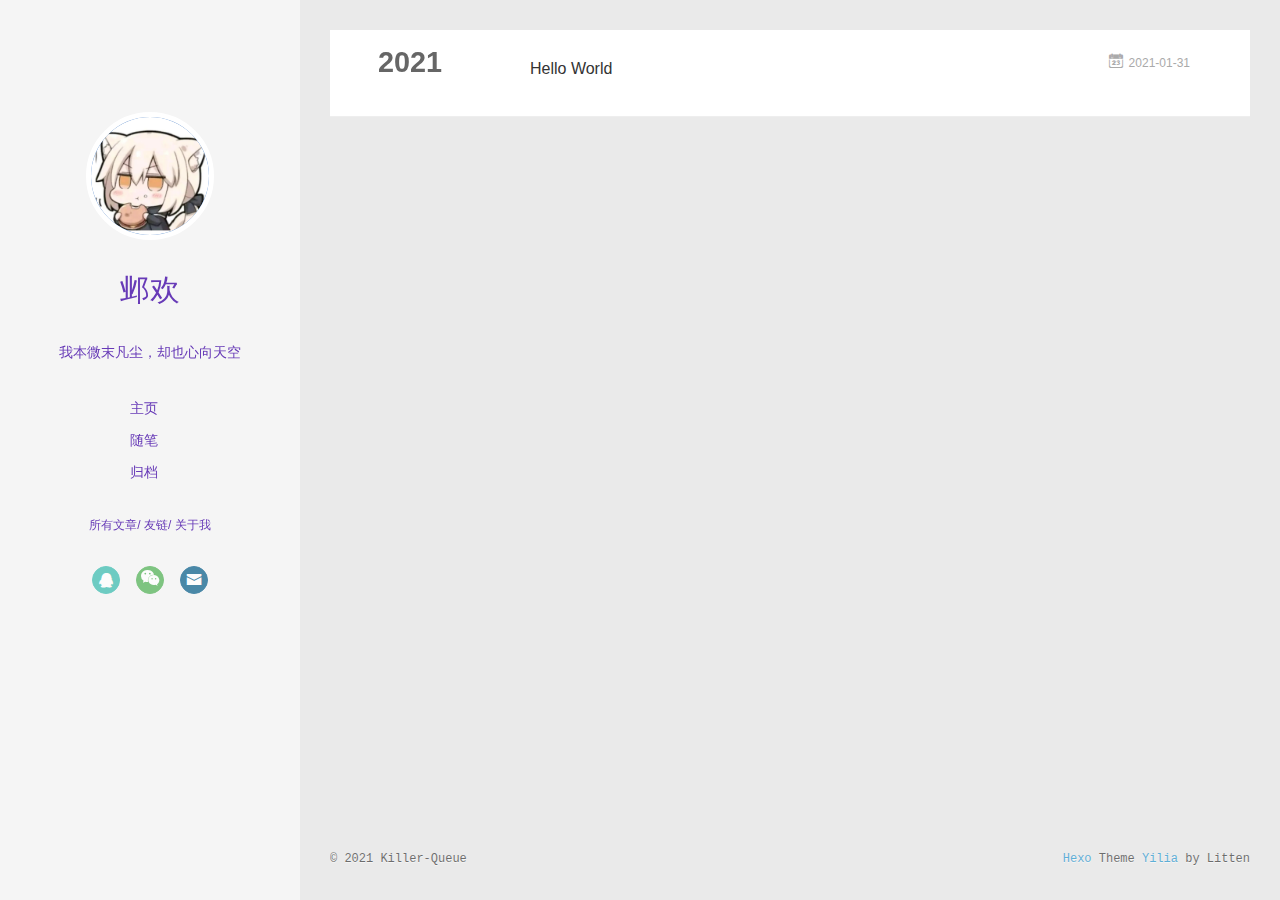
<file: archives/index.html>
<!DOCTYPE html>
<html>
<head>
  <meta charset="utf-8">
  
  <meta name="renderer" content="webkit">
  <meta http-equiv="X-UA-Compatible" content="IE=edge" >
  <link rel="dns-prefetch" href="https://Killer-Queue.github.io">
  <title>Archives | 邺欢的博客</title>
  <meta name="viewport" content="width=device-width, initial-scale=1, maximum-scale=1">
  <meta name="description" content="个人技术博客">
<meta property="og:type" content="website">
<meta property="og:title" content="邺欢的博客">
<meta property="og:url" content="https://killer-queue.github.io/archives/index.html">
<meta property="og:site_name" content="邺欢的博客">
<meta property="og:description" content="个人技术博客">
<meta property="og:locale" content="zh_CN">
<meta property="article:author" content="Killer-Queue">
<meta name="twitter:card" content="summary">
  
    <link rel="alternative" href="/atom.xml" title="邺欢的博客" type="application/atom+xml">
  
  
    <link rel="icon" href="/assets/wangyetouxiang.png">
  
  <link rel="stylesheet" type="text/css" href="/./main.0cf68a.css">
  <style type="text/css">
  
    #container.show {
      background: linear-gradient(200deg,#a0cfe4,#e8c37e);
    }
  </style>
  

  

<meta name="generator" content="Hexo 5.3.0"></head>

<body>
  <div id="container" q-class="show:isCtnShow">
    <canvas id="anm-canvas" class="anm-canvas"></canvas>
    <div class="left-col" q-class="show:isShow">
      
<!-- <div class="overlay" style="background: #4d4d4d" ></div> -->
<div class="overlay"> </div>
<div class="intrude-less">
	<header id="header" class="inner">
		<a href="/" class="profilepic">
			<img src="/assets/touxiang.jpg" class="js-avatar">
		</a>
		<hgroup>
		  <h1 class="header-author"><a href="/">邺欢</a></h1>
		</hgroup>
		
		<p class="header-subtitle">我本微末凡尘，却也心向天空</p>
		

		<nav class="header-menu">
			<ul>
			
				<li><a href="/">主页</a></li>
	        
				<li><a href="/tags/%E9%9A%8F%E7%AC%94/">随笔</a></li>
	        
				<li><a href="/archives/index.html">归档</a></li>
	        
			</ul>
		</nav>
		<nav class="header-smart-menu">
    		
    			
    			<a q-on="click: openSlider(e, 'innerArchive')" href="javascript:void(0)">所有文章</a>
    			
            
    			
    			<a q-on="click: openSlider(e, 'friends')" href="javascript:void(0)">友链</a>
    			
            
    			
    			<a q-on="click: openSlider(e, 'aboutme')" href="javascript:void(0)">关于我</a>
    			
            
		</nav>
		<nav class="header-nav">
			<div class="social">
				
					<a class="qq" target="_blank" href="/assets/qie.jpg" title="qq"><i class="icon-qq"></i></a>
		        
					<a class="weixin" target="_blank" href="/assets/weixin.jpg" title="weixin"><i class="icon-weixin"></i></a>
		        
					<a class="mail" target="_blank" href="mailto:1179868384@qq.com" title="mail"><i class="icon-mail"></i></a>
		        
			</div>
		<!-- 网易云音乐插件 -->
		
    		<div style="position:absolute; bottom:120px left:auto; width:85%">
        		<iframe frameborder="no" border="0" marginwidth="0" marginheight="0" width=298 height=52 src="//music.163.com/outchain/player?type=2&id=1351353129&auto=0&height=32"></iframe>
    		</div>
		
		</nav> 
	</header>		
</div>

    </div>
    <div class="mid-col" q-class="show:isShow,hide:isShow|isFalse">
      
<nav id="mobile-nav">
  	<div class="overlay js-overlay" style="background: #4d4d4d"></div>
	<div class="btnctn js-mobile-btnctn">
  		<div class="slider-trigger list" q-on="click: openSlider(e)"><i class="icon icon-sort"></i></div>
	</div>
	<div class="intrude-less">
		<header id="header" class="inner">
			<div class="profilepic">
				<img src="/assets/touxiang.jpg" class="js-avatar">
			</div>
			<hgroup>
			  <h1 class="header-author js-header-author">邺欢</h1>
			</hgroup>
			
			<p class="header-subtitle"><i class="icon icon-quo-left"></i>我本微末凡尘，却也心向天空<i class="icon icon-quo-right"></i></p>
			
			
			
				
			
				
			
				
			
			
			
			<nav class="header-nav">
				<div class="social">
					
						<a class="qq" target="_blank" href="/assets/qie.jpg" title="qq"><i class="icon-qq"></i></a>
			        
						<a class="weixin" target="_blank" href="/assets/weixin.jpg" title="weixin"><i class="icon-weixin"></i></a>
			        
						<a class="mail" target="_blank" href="mailto:1179868384@qq.com" title="mail"><i class="icon-mail"></i></a>
			        
				</div>
			</nav>

			<nav class="header-menu js-header-menu">
				<ul style="width: 70%">
				
				
					<li style="width: 33.333333333333336%"><a href="/">主页</a></li>
		        
					<li style="width: 33.333333333333336%"><a href="/tags/%E9%9A%8F%E7%AC%94/">随笔</a></li>
		        
					<li style="width: 33.333333333333336%"><a href="/archives/index.html">归档</a></li>
		        
				</ul>
			</nav>
		</header>				
	</div>
	<div class="mobile-mask" style="display:none" q-show="isShow"></div>
</nav>

      <div id="wrapper" class="body-wrap">
        <div class="menu-l">
          <div class="canvas-wrap">
            <canvas data-colors="#eaeaea" data-sectionHeight="100" data-contentId="js-content" id="myCanvas1" class="anm-canvas"></canvas>
          </div>
          <div id="js-content" class="content-ll">
            
  
  
    
    
      
      
      <section class="archives-wrap">
        <div class="archive-year-wrap">
          <a href="/archives/2021" class="archive-year">2021</a>
        </div>
        <div class="archives">
    
    <article class="archive-article archive-type-post">
  <div class="archive-article-inner">
    <header class="archive-article-header">
      	<div class="article-meta">
	      	<a href="/2021/01/31/hello-world/" class="archive-article-date">
  	<time datetime="2021-01-31T05:58:39.554Z" itemprop="datePublished"><i class="icon-calendar icon"></i>2021-01-31</time>
</a>
        </div>
    	 
  
    <h1 itemprop="name">
      <a class="archive-article-title" href="/2021/01/31/hello-world/">Hello World</a>
    </h1>
  

        <div class="article-info info-on-right">
          
          

        </div>
        <div class="clearfix"></div>
    </header>
  </div>
</article>
  
  
    </div></section>
  

    


          </div>
        </div>
      </div>
      <footer id="footer">
  <div class="outer">
    <div id="footer-info">
    	<div class="footer-left">
    		&copy; 2021 Killer-Queue
    	</div>
      	<div class="footer-right">
      		<a href="http://hexo.io/" target="_blank">Hexo</a>  Theme <a href="https://github.com/litten/hexo-theme-yilia" target="_blank">Yilia</a> by Litten
      	</div>
    </div>
  </div>
</footer>

<!--页面点击小红心-->
<script type="text/javascript" src="/love.js"></script>

    </div>
    <script>
	var yiliaConfig = {
		mathjax: false,
		isHome: false,
		isPost: false,
		isArchive: true,
		isTag: false,
		isCategory: false,
		open_in_new: false,
		toc_hide_index: true,
		root: "/",
		innerArchive: true,
		showTags: false
	}
</script>

<script>!function(t){function n(e){if(r[e])return r[e].exports;var i=r[e]={exports:{},id:e,loaded:!1};return t[e].call(i.exports,i,i.exports,n),i.loaded=!0,i.exports}var r={};n.m=t,n.c=r,n.p="./",n(0)}([function(t,n,r){r(195),t.exports=r(191)},function(t,n,r){var e=r(3),i=r(52),o=r(27),u=r(28),c=r(53),f="prototype",a=function(t,n,r){var s,l,h,v,p=t&a.F,d=t&a.G,y=t&a.S,g=t&a.P,b=t&a.B,m=d?e:y?e[n]||(e[n]={}):(e[n]||{})[f],x=d?i:i[n]||(i[n]={}),w=x[f]||(x[f]={});d&&(r=n);for(s in r)l=!p&&m&&void 0!==m[s],h=(l?m:r)[s],v=b&&l?c(h,e):g&&"function"==typeof h?c(Function.call,h):h,m&&u(m,s,h,t&a.U),x[s]!=h&&o(x,s,v),g&&w[s]!=h&&(w[s]=h)};e.core=i,a.F=1,a.G=2,a.S=4,a.P=8,a.B=16,a.W=32,a.U=64,a.R=128,t.exports=a},function(t,n,r){var e=r(6);t.exports=function(t){if(!e(t))throw TypeError(t+" is not an object!");return t}},function(t,n){var r=t.exports="undefined"!=typeof window&&window.Math==Math?window:"undefined"!=typeof self&&self.Math==Math?self:Function("return this")();"number"==typeof __g&&(__g=r)},function(t,n){t.exports=function(t){try{return!!t()}catch(t){return!0}}},function(t,n){var r=t.exports="undefined"!=typeof window&&window.Math==Math?window:"undefined"!=typeof self&&self.Math==Math?self:Function("return this")();"number"==typeof __g&&(__g=r)},function(t,n){t.exports=function(t){return"object"==typeof t?null!==t:"function"==typeof t}},function(t,n,r){var e=r(126)("wks"),i=r(76),o=r(3).Symbol,u="function"==typeof o;(t.exports=function(t){return e[t]||(e[t]=u&&o[t]||(u?o:i)("Symbol."+t))}).store=e},function(t,n){var r={}.hasOwnProperty;t.exports=function(t,n){return r.call(t,n)}},function(t,n,r){var e=r(94),i=r(33);t.exports=function(t){return e(i(t))}},function(t,n,r){t.exports=!r(4)(function(){return 7!=Object.defineProperty({},"a",{get:function(){return 7}}).a})},function(t,n,r){var e=r(2),i=r(167),o=r(50),u=Object.defineProperty;n.f=r(10)?Object.defineProperty:function(t,n,r){if(e(t),n=o(n,!0),e(r),i)try{return u(t,n,r)}catch(t){}if("get"in r||"set"in r)throw TypeError("Accessors not supported!");return"value"in r&&(t[n]=r.value),t}},function(t,n,r){t.exports=!r(18)(function(){return 7!=Object.defineProperty({},"a",{get:function(){return 7}}).a})},function(t,n,r){var e=r(14),i=r(22);t.exports=r(12)?function(t,n,r){return e.f(t,n,i(1,r))}:function(t,n,r){return t[n]=r,t}},function(t,n,r){var e=r(20),i=r(58),o=r(42),u=Object.defineProperty;n.f=r(12)?Object.defineProperty:function(t,n,r){if(e(t),n=o(n,!0),e(r),i)try{return u(t,n,r)}catch(t){}if("get"in r||"set"in r)throw TypeError("Accessors not supported!");return"value"in r&&(t[n]=r.value),t}},function(t,n,r){var e=r(40)("wks"),i=r(23),o=r(5).Symbol,u="function"==typeof o;(t.exports=function(t){return e[t]||(e[t]=u&&o[t]||(u?o:i)("Symbol."+t))}).store=e},function(t,n,r){var e=r(67),i=Math.min;t.exports=function(t){return t>0?i(e(t),9007199254740991):0}},function(t,n,r){var e=r(46);t.exports=function(t){return Object(e(t))}},function(t,n){t.exports=function(t){try{return!!t()}catch(t){return!0}}},function(t,n,r){var e=r(63),i=r(34);t.exports=Object.keys||function(t){return e(t,i)}},function(t,n,r){var e=r(21);t.exports=function(t){if(!e(t))throw TypeError(t+" is not an object!");return t}},function(t,n){t.exports=function(t){return"object"==typeof t?null!==t:"function"==typeof t}},function(t,n){t.exports=function(t,n){return{enumerable:!(1&t),configurable:!(2&t),writable:!(4&t),value:n}}},function(t,n){var r=0,e=Math.random();t.exports=function(t){return"Symbol(".concat(void 0===t?"":t,")_",(++r+e).toString(36))}},function(t,n){var r={}.hasOwnProperty;t.exports=function(t,n){return r.call(t,n)}},function(t,n){var r=t.exports={version:"2.4.0"};"number"==typeof __e&&(__e=r)},function(t,n){t.exports=function(t){if("function"!=typeof t)throw TypeError(t+" is not a function!");return t}},function(t,n,r){var e=r(11),i=r(66);t.exports=r(10)?function(t,n,r){return e.f(t,n,i(1,r))}:function(t,n,r){return t[n]=r,t}},function(t,n,r){var e=r(3),i=r(27),o=r(24),u=r(76)("src"),c="toString",f=Function[c],a=(""+f).split(c);r(52).inspectSource=function(t){return f.call(t)},(t.exports=function(t,n,r,c){var f="function"==typeof r;f&&(o(r,"name")||i(r,"name",n)),t[n]!==r&&(f&&(o(r,u)||i(r,u,t[n]?""+t[n]:a.join(String(n)))),t===e?t[n]=r:c?t[n]?t[n]=r:i(t,n,r):(delete t[n],i(t,n,r)))})(Function.prototype,c,function(){return"function"==typeof this&&this[u]||f.call(this)})},function(t,n,r){var e=r(1),i=r(4),o=r(46),u=function(t,n,r,e){var i=String(o(t)),u="<"+n;return""!==r&&(u+=" "+r+'="'+String(e).replace(/"/g,"&quot;")+'"'),u+">"+i+"</"+n+">"};t.exports=function(t,n){var r={};r[t]=n(u),e(e.P+e.F*i(function(){var n=""[t]('"');return n!==n.toLowerCase()||n.split('"').length>3}),"String",r)}},function(t,n,r){var e=r(115),i=r(46);t.exports=function(t){return e(i(t))}},function(t,n,r){var e=r(116),i=r(66),o=r(30),u=r(50),c=r(24),f=r(167),a=Object.getOwnPropertyDescriptor;n.f=r(10)?a:function(t,n){if(t=o(t),n=u(n,!0),f)try{return a(t,n)}catch(t){}if(c(t,n))return i(!e.f.call(t,n),t[n])}},function(t,n,r){var e=r(24),i=r(17),o=r(145)("IE_PROTO"),u=Object.prototype;t.exports=Object.getPrototypeOf||function(t){return t=i(t),e(t,o)?t[o]:"function"==typeof t.constructor&&t instanceof t.constructor?t.constructor.prototype:t instanceof Object?u:null}},function(t,n){t.exports=function(t){if(void 0==t)throw TypeError("Can't call method on  "+t);return t}},function(t,n){t.exports="constructor,hasOwnProperty,isPrototypeOf,propertyIsEnumerable,toLocaleString,toString,valueOf".split(",")},function(t,n){t.exports={}},function(t,n){t.exports=!0},function(t,n){n.f={}.propertyIsEnumerable},function(t,n,r){var e=r(14).f,i=r(8),o=r(15)("toStringTag");t.exports=function(t,n,r){t&&!i(t=r?t:t.prototype,o)&&e(t,o,{configurable:!0,value:n})}},function(t,n,r){var e=r(40)("keys"),i=r(23);t.exports=function(t){return e[t]||(e[t]=i(t))}},function(t,n,r){var e=r(5),i="__core-js_shared__",o=e[i]||(e[i]={});t.exports=function(t){return o[t]||(o[t]={})}},function(t,n){var r=Math.ceil,e=Math.floor;t.exports=function(t){return isNaN(t=+t)?0:(t>0?e:r)(t)}},function(t,n,r){var e=r(21);t.exports=function(t,n){if(!e(t))return t;var r,i;if(n&&"function"==typeof(r=t.toString)&&!e(i=r.call(t)))return i;if("function"==typeof(r=t.valueOf)&&!e(i=r.call(t)))return i;if(!n&&"function"==typeof(r=t.toString)&&!e(i=r.call(t)))return i;throw TypeError("Can't convert object to primitive value")}},function(t,n,r){var e=r(5),i=r(25),o=r(36),u=r(44),c=r(14).f;t.exports=function(t){var n=i.Symbol||(i.Symbol=o?{}:e.Symbol||{});"_"==t.charAt(0)||t in n||c(n,t,{value:u.f(t)})}},function(t,n,r){n.f=r(15)},function(t,n){var r={}.toString;t.exports=function(t){return r.call(t).slice(8,-1)}},function(t,n){t.exports=function(t){if(void 0==t)throw TypeError("Can't call method on  "+t);return t}},function(t,n,r){var e=r(4);t.exports=function(t,n){return!!t&&e(function(){n?t.call(null,function(){},1):t.call(null)})}},function(t,n,r){var e=r(53),i=r(115),o=r(17),u=r(16),c=r(203);t.exports=function(t,n){var r=1==t,f=2==t,a=3==t,s=4==t,l=6==t,h=5==t||l,v=n||c;return function(n,c,p){for(var d,y,g=o(n),b=i(g),m=e(c,p,3),x=u(b.length),w=0,S=r?v(n,x):f?v(n,0):void 0;x>w;w++)if((h||w in b)&&(d=b[w],y=m(d,w,g),t))if(r)S[w]=y;else if(y)switch(t){case 3:return!0;case 5:return d;case 6:return w;case 2:S.push(d)}else if(s)return!1;return l?-1:a||s?s:S}}},function(t,n,r){var e=r(1),i=r(52),o=r(4);t.exports=function(t,n){var r=(i.Object||{})[t]||Object[t],u={};u[t]=n(r),e(e.S+e.F*o(function(){r(1)}),"Object",u)}},function(t,n,r){var e=r(6);t.exports=function(t,n){if(!e(t))return t;var r,i;if(n&&"function"==typeof(r=t.toString)&&!e(i=r.call(t)))return i;if("function"==typeof(r=t.valueOf)&&!e(i=r.call(t)))return i;if(!n&&"function"==typeof(r=t.toString)&&!e(i=r.call(t)))return i;throw TypeError("Can't convert object to primitive value")}},function(t,n,r){var e=r(5),i=r(25),o=r(91),u=r(13),c="prototype",f=function(t,n,r){var a,s,l,h=t&f.F,v=t&f.G,p=t&f.S,d=t&f.P,y=t&f.B,g=t&f.W,b=v?i:i[n]||(i[n]={}),m=b[c],x=v?e:p?e[n]:(e[n]||{})[c];v&&(r=n);for(a in r)(s=!h&&x&&void 0!==x[a])&&a in b||(l=s?x[a]:r[a],b[a]=v&&"function"!=typeof x[a]?r[a]:y&&s?o(l,e):g&&x[a]==l?function(t){var n=function(n,r,e){if(this instanceof t){switch(arguments.length){case 0:return new t;case 1:return new t(n);case 2:return new t(n,r)}return new t(n,r,e)}return t.apply(this,arguments)};return n[c]=t[c],n}(l):d&&"function"==typeof l?o(Function.call,l):l,d&&((b.virtual||(b.virtual={}))[a]=l,t&f.R&&m&&!m[a]&&u(m,a,l)))};f.F=1,f.G=2,f.S=4,f.P=8,f.B=16,f.W=32,f.U=64,f.R=128,t.exports=f},function(t,n){var r=t.exports={version:"2.4.0"};"number"==typeof __e&&(__e=r)},function(t,n,r){var e=r(26);t.exports=function(t,n,r){if(e(t),void 0===n)return t;switch(r){case 1:return function(r){return t.call(n,r)};case 2:return function(r,e){return t.call(n,r,e)};case 3:return function(r,e,i){return t.call(n,r,e,i)}}return function(){return t.apply(n,arguments)}}},function(t,n,r){var e=r(183),i=r(1),o=r(126)("metadata"),u=o.store||(o.store=new(r(186))),c=function(t,n,r){var i=u.get(t);if(!i){if(!r)return;u.set(t,i=new e)}var o=i.get(n);if(!o){if(!r)return;i.set(n,o=new e)}return o},f=function(t,n,r){var e=c(n,r,!1);return void 0!==e&&e.has(t)},a=function(t,n,r){var e=c(n,r,!1);return void 0===e?void 0:e.get(t)},s=function(t,n,r,e){c(r,e,!0).set(t,n)},l=function(t,n){var r=c(t,n,!1),e=[];return r&&r.forEach(function(t,n){e.push(n)}),e},h=function(t){return void 0===t||"symbol"==typeof t?t:String(t)},v=function(t){i(i.S,"Reflect",t)};t.exports={store:u,map:c,has:f,get:a,set:s,keys:l,key:h,exp:v}},function(t,n,r){"use strict";if(r(10)){var e=r(69),i=r(3),o=r(4),u=r(1),c=r(127),f=r(152),a=r(53),s=r(68),l=r(66),h=r(27),v=r(73),p=r(67),d=r(16),y=r(75),g=r(50),b=r(24),m=r(180),x=r(114),w=r(6),S=r(17),_=r(137),O=r(70),E=r(32),P=r(71).f,j=r(154),F=r(76),M=r(7),A=r(48),N=r(117),T=r(146),I=r(155),k=r(80),L=r(123),R=r(74),C=r(130),D=r(160),U=r(11),W=r(31),G=U.f,B=W.f,V=i.RangeError,z=i.TypeError,q=i.Uint8Array,K="ArrayBuffer",J="Shared"+K,Y="BYTES_PER_ELEMENT",H="prototype",$=Array[H],X=f.ArrayBuffer,Q=f.DataView,Z=A(0),tt=A(2),nt=A(3),rt=A(4),et=A(5),it=A(6),ot=N(!0),ut=N(!1),ct=I.values,ft=I.keys,at=I.entries,st=$.lastIndexOf,lt=$.reduce,ht=$.reduceRight,vt=$.join,pt=$.sort,dt=$.slice,yt=$.toString,gt=$.toLocaleString,bt=M("iterator"),mt=M("toStringTag"),xt=F("typed_constructor"),wt=F("def_constructor"),St=c.CONSTR,_t=c.TYPED,Ot=c.VIEW,Et="Wrong length!",Pt=A(1,function(t,n){return Tt(T(t,t[wt]),n)}),jt=o(function(){return 1===new q(new Uint16Array([1]).buffer)[0]}),Ft=!!q&&!!q[H].set&&o(function(){new q(1).set({})}),Mt=function(t,n){if(void 0===t)throw z(Et);var r=+t,e=d(t);if(n&&!m(r,e))throw V(Et);return e},At=function(t,n){var r=p(t);if(r<0||r%n)throw V("Wrong offset!");return r},Nt=function(t){if(w(t)&&_t in t)return t;throw z(t+" is not a typed array!")},Tt=function(t,n){if(!(w(t)&&xt in t))throw z("It is not a typed array constructor!");return new t(n)},It=function(t,n){return kt(T(t,t[wt]),n)},kt=function(t,n){for(var r=0,e=n.length,i=Tt(t,e);e>r;)i[r]=n[r++];return i},Lt=function(t,n,r){G(t,n,{get:function(){return this._d[r]}})},Rt=function(t){var n,r,e,i,o,u,c=S(t),f=arguments.length,s=f>1?arguments[1]:void 0,l=void 0!==s,h=j(c);if(void 0!=h&&!_(h)){for(u=h.call(c),e=[],n=0;!(o=u.next()).done;n++)e.push(o.value);c=e}for(l&&f>2&&(s=a(s,arguments[2],2)),n=0,r=d(c.length),i=Tt(this,r);r>n;n++)i[n]=l?s(c[n],n):c[n];return i},Ct=function(){for(var t=0,n=arguments.length,r=Tt(this,n);n>t;)r[t]=arguments[t++];return r},Dt=!!q&&o(function(){gt.call(new q(1))}),Ut=function(){return gt.apply(Dt?dt.call(Nt(this)):Nt(this),arguments)},Wt={copyWithin:function(t,n){return D.call(Nt(this),t,n,arguments.length>2?arguments[2]:void 0)},every:function(t){return rt(Nt(this),t,arguments.length>1?arguments[1]:void 0)},fill:function(t){return C.apply(Nt(this),arguments)},filter:function(t){return It(this,tt(Nt(this),t,arguments.length>1?arguments[1]:void 0))},find:function(t){return et(Nt(this),t,arguments.length>1?arguments[1]:void 0)},findIndex:function(t){return it(Nt(this),t,arguments.length>1?arguments[1]:void 0)},forEach:function(t){Z(Nt(this),t,arguments.length>1?arguments[1]:void 0)},indexOf:function(t){return ut(Nt(this),t,arguments.length>1?arguments[1]:void 0)},includes:function(t){return ot(Nt(this),t,arguments.length>1?arguments[1]:void 0)},join:function(t){return vt.apply(Nt(this),arguments)},lastIndexOf:function(t){return st.apply(Nt(this),arguments)},map:function(t){return Pt(Nt(this),t,arguments.length>1?arguments[1]:void 0)},reduce:function(t){return lt.apply(Nt(this),arguments)},reduceRight:function(t){return ht.apply(Nt(this),arguments)},reverse:function(){for(var t,n=this,r=Nt(n).length,e=Math.floor(r/2),i=0;i<e;)t=n[i],n[i++]=n[--r],n[r]=t;return n},some:function(t){return nt(Nt(this),t,arguments.length>1?arguments[1]:void 0)},sort:function(t){return pt.call(Nt(this),t)},subarray:function(t,n){var r=Nt(this),e=r.length,i=y(t,e);return new(T(r,r[wt]))(r.buffer,r.byteOffset+i*r.BYTES_PER_ELEMENT,d((void 0===n?e:y(n,e))-i))}},Gt=function(t,n){return It(this,dt.call(Nt(this),t,n))},Bt=function(t){Nt(this);var n=At(arguments[1],1),r=this.length,e=S(t),i=d(e.length),o=0;if(i+n>r)throw V(Et);for(;o<i;)this[n+o]=e[o++]},Vt={entries:function(){return at.call(Nt(this))},keys:function(){return ft.call(Nt(this))},values:function(){return ct.call(Nt(this))}},zt=function(t,n){return w(t)&&t[_t]&&"symbol"!=typeof n&&n in t&&String(+n)==String(n)},qt=function(t,n){return zt(t,n=g(n,!0))?l(2,t[n]):B(t,n)},Kt=function(t,n,r){return!(zt(t,n=g(n,!0))&&w(r)&&b(r,"value"))||b(r,"get")||b(r,"set")||r.configurable||b(r,"writable")&&!r.writable||b(r,"enumerable")&&!r.enumerable?G(t,n,r):(t[n]=r.value,t)};St||(W.f=qt,U.f=Kt),u(u.S+u.F*!St,"Object",{getOwnPropertyDescriptor:qt,defineProperty:Kt}),o(function(){yt.call({})})&&(yt=gt=function(){return vt.call(this)});var Jt=v({},Wt);v(Jt,Vt),h(Jt,bt,Vt.values),v(Jt,{slice:Gt,set:Bt,constructor:function(){},toString:yt,toLocaleString:Ut}),Lt(Jt,"buffer","b"),Lt(Jt,"byteOffset","o"),Lt(Jt,"byteLength","l"),Lt(Jt,"length","e"),G(Jt,mt,{get:function(){return this[_t]}}),t.exports=function(t,n,r,f){f=!!f;var a=t+(f?"Clamped":"")+"Array",l="Uint8Array"!=a,v="get"+t,p="set"+t,y=i[a],g=y||{},b=y&&E(y),m=!y||!c.ABV,S={},_=y&&y[H],j=function(t,r){var e=t._d;return e.v[v](r*n+e.o,jt)},F=function(t,r,e){var i=t._d;f&&(e=(e=Math.round(e))<0?0:e>255?255:255&e),i.v[p](r*n+i.o,e,jt)},M=function(t,n){G(t,n,{get:function(){return j(this,n)},set:function(t){return F(this,n,t)},enumerable:!0})};m?(y=r(function(t,r,e,i){s(t,y,a,"_d");var o,u,c,f,l=0,v=0;if(w(r)){if(!(r instanceof X||(f=x(r))==K||f==J))return _t in r?kt(y,r):Rt.call(y,r);o=r,v=At(e,n);var p=r.byteLength;if(void 0===i){if(p%n)throw V(Et);if((u=p-v)<0)throw V(Et)}else if((u=d(i)*n)+v>p)throw V(Et);c=u/n}else c=Mt(r,!0),u=c*n,o=new X(u);for(h(t,"_d",{b:o,o:v,l:u,e:c,v:new Q(o)});l<c;)M(t,l++)}),_=y[H]=O(Jt),h(_,"constructor",y)):L(function(t){new y(null),new y(t)},!0)||(y=r(function(t,r,e,i){s(t,y,a);var o;return w(r)?r instanceof X||(o=x(r))==K||o==J?void 0!==i?new g(r,At(e,n),i):void 0!==e?new g(r,At(e,n)):new g(r):_t in r?kt(y,r):Rt.call(y,r):new g(Mt(r,l))}),Z(b!==Function.prototype?P(g).concat(P(b)):P(g),function(t){t in y||h(y,t,g[t])}),y[H]=_,e||(_.constructor=y));var A=_[bt],N=!!A&&("values"==A.name||void 0==A.name),T=Vt.values;h(y,xt,!0),h(_,_t,a),h(_,Ot,!0),h(_,wt,y),(f?new y(1)[mt]==a:mt in _)||G(_,mt,{get:function(){return a}}),S[a]=y,u(u.G+u.W+u.F*(y!=g),S),u(u.S,a,{BYTES_PER_ELEMENT:n,from:Rt,of:Ct}),Y in _||h(_,Y,n),u(u.P,a,Wt),R(a),u(u.P+u.F*Ft,a,{set:Bt}),u(u.P+u.F*!N,a,Vt),u(u.P+u.F*(_.toString!=yt),a,{toString:yt}),u(u.P+u.F*o(function(){new y(1).slice()}),a,{slice:Gt}),u(u.P+u.F*(o(function(){return[1,2].toLocaleString()!=new y([1,2]).toLocaleString()})||!o(function(){_.toLocaleString.call([1,2])})),a,{toLocaleString:Ut}),k[a]=N?A:T,e||N||h(_,bt,T)}}else t.exports=function(){}},function(t,n){var r={}.toString;t.exports=function(t){return r.call(t).slice(8,-1)}},function(t,n,r){var e=r(21),i=r(5).document,o=e(i)&&e(i.createElement);t.exports=function(t){return o?i.createElement(t):{}}},function(t,n,r){t.exports=!r(12)&&!r(18)(function(){return 7!=Object.defineProperty(r(57)("div"),"a",{get:function(){return 7}}).a})},function(t,n,r){"use strict";var e=r(36),i=r(51),o=r(64),u=r(13),c=r(8),f=r(35),a=r(96),s=r(38),l=r(103),h=r(15)("iterator"),v=!([].keys&&"next"in[].keys()),p="keys",d="values",y=function(){return this};t.exports=function(t,n,r,g,b,m,x){a(r,n,g);var w,S,_,O=function(t){if(!v&&t in F)return F[t];switch(t){case p:case d:return function(){return new r(this,t)}}return function(){return new r(this,t)}},E=n+" Iterator",P=b==d,j=!1,F=t.prototype,M=F[h]||F["@@iterator"]||b&&F[b],A=M||O(b),N=b?P?O("entries"):A:void 0,T="Array"==n?F.entries||M:M;if(T&&(_=l(T.call(new t)))!==Object.prototype&&(s(_,E,!0),e||c(_,h)||u(_,h,y)),P&&M&&M.name!==d&&(j=!0,A=function(){return M.call(this)}),e&&!x||!v&&!j&&F[h]||u(F,h,A),f[n]=A,f[E]=y,b)if(w={values:P?A:O(d),keys:m?A:O(p),entries:N},x)for(S in w)S in F||o(F,S,w[S]);else i(i.P+i.F*(v||j),n,w);return w}},function(t,n,r){var e=r(20),i=r(100),o=r(34),u=r(39)("IE_PROTO"),c=function(){},f="prototype",a=function(){var t,n=r(57)("iframe"),e=o.length;for(n.style.display="none",r(93).appendChild(n),n.src="javascript:",t=n.contentWindow.document,t.open(),t.write("<script>document.F=Object<\/script>"),t.close(),a=t.F;e--;)delete a[f][o[e]];return a()};t.exports=Object.create||function(t,n){var r;return null!==t?(c[f]=e(t),r=new c,c[f]=null,r[u]=t):r=a(),void 0===n?r:i(r,n)}},function(t,n,r){var e=r(63),i=r(34).concat("length","prototype");n.f=Object.getOwnPropertyNames||function(t){return e(t,i)}},function(t,n){n.f=Object.getOwnPropertySymbols},function(t,n,r){var e=r(8),i=r(9),o=r(90)(!1),u=r(39)("IE_PROTO");t.exports=function(t,n){var r,c=i(t),f=0,a=[];for(r in c)r!=u&&e(c,r)&&a.push(r);for(;n.length>f;)e(c,r=n[f++])&&(~o(a,r)||a.push(r));return a}},function(t,n,r){t.exports=r(13)},function(t,n,r){var e=r(76)("meta"),i=r(6),o=r(24),u=r(11).f,c=0,f=Object.isExtensible||function(){return!0},a=!r(4)(function(){return f(Object.preventExtensions({}))}),s=function(t){u(t,e,{value:{i:"O"+ ++c,w:{}}})},l=function(t,n){if(!i(t))return"symbol"==typeof t?t:("string"==typeof t?"S":"P")+t;if(!o(t,e)){if(!f(t))return"F";if(!n)return"E";s(t)}return t[e].i},h=function(t,n){if(!o(t,e)){if(!f(t))return!0;if(!n)return!1;s(t)}return t[e].w},v=function(t){return a&&p.NEED&&f(t)&&!o(t,e)&&s(t),t},p=t.exports={KEY:e,NEED:!1,fastKey:l,getWeak:h,onFreeze:v}},function(t,n){t.exports=function(t,n){return{enumerable:!(1&t),configurable:!(2&t),writable:!(4&t),value:n}}},function(t,n){var r=Math.ceil,e=Math.floor;t.exports=function(t){return isNaN(t=+t)?0:(t>0?e:r)(t)}},function(t,n){t.exports=function(t,n,r,e){if(!(t instanceof n)||void 0!==e&&e in t)throw TypeError(r+": incorrect invocation!");return t}},function(t,n){t.exports=!1},function(t,n,r){var e=r(2),i=r(173),o=r(133),u=r(145)("IE_PROTO"),c=function(){},f="prototype",a=function(){var t,n=r(132)("iframe"),e=o.length;for(n.style.display="none",r(135).appendChild(n),n.src="javascript:",t=n.contentWindow.document,t.open(),t.write("<script>document.F=Object<\/script>"),t.close(),a=t.F;e--;)delete a[f][o[e]];return a()};t.exports=Object.create||function(t,n){var r;return null!==t?(c[f]=e(t),r=new c,c[f]=null,r[u]=t):r=a(),void 0===n?r:i(r,n)}},function(t,n,r){var e=r(175),i=r(133).concat("length","prototype");n.f=Object.getOwnPropertyNames||function(t){return e(t,i)}},function(t,n,r){var e=r(175),i=r(133);t.exports=Object.keys||function(t){return e(t,i)}},function(t,n,r){var e=r(28);t.exports=function(t,n,r){for(var i in n)e(t,i,n[i],r);return t}},function(t,n,r){"use strict";var e=r(3),i=r(11),o=r(10),u=r(7)("species");t.exports=function(t){var n=e[t];o&&n&&!n[u]&&i.f(n,u,{configurable:!0,get:function(){return this}})}},function(t,n,r){var e=r(67),i=Math.max,o=Math.min;t.exports=function(t,n){return t=e(t),t<0?i(t+n,0):o(t,n)}},function(t,n){var r=0,e=Math.random();t.exports=function(t){return"Symbol(".concat(void 0===t?"":t,")_",(++r+e).toString(36))}},function(t,n,r){var e=r(33);t.exports=function(t){return Object(e(t))}},function(t,n,r){var e=r(7)("unscopables"),i=Array.prototype;void 0==i[e]&&r(27)(i,e,{}),t.exports=function(t){i[e][t]=!0}},function(t,n,r){var e=r(53),i=r(169),o=r(137),u=r(2),c=r(16),f=r(154),a={},s={},n=t.exports=function(t,n,r,l,h){var v,p,d,y,g=h?function(){return t}:f(t),b=e(r,l,n?2:1),m=0;if("function"!=typeof g)throw TypeError(t+" is not iterable!");if(o(g)){for(v=c(t.length);v>m;m++)if((y=n?b(u(p=t[m])[0],p[1]):b(t[m]))===a||y===s)return y}else for(d=g.call(t);!(p=d.next()).done;)if((y=i(d,b,p.value,n))===a||y===s)return y};n.BREAK=a,n.RETURN=s},function(t,n){t.exports={}},function(t,n,r){var e=r(11).f,i=r(24),o=r(7)("toStringTag");t.exports=function(t,n,r){t&&!i(t=r?t:t.prototype,o)&&e(t,o,{configurable:!0,value:n})}},function(t,n,r){var e=r(1),i=r(46),o=r(4),u=r(150),c="["+u+"]",f="​",a=RegExp("^"+c+c+"*"),s=RegExp(c+c+"*$"),l=function(t,n,r){var i={},c=o(function(){return!!u[t]()||f[t]()!=f}),a=i[t]=c?n(h):u[t];r&&(i[r]=a),e(e.P+e.F*c,"String",i)},h=l.trim=function(t,n){return t=String(i(t)),1&n&&(t=t.replace(a,"")),2&n&&(t=t.replace(s,"")),t};t.exports=l},function(t,n,r){t.exports={default:r(86),__esModule:!0}},function(t,n,r){t.exports={default:r(87),__esModule:!0}},function(t,n,r){"use strict";function e(t){return t&&t.__esModule?t:{default:t}}n.__esModule=!0;var i=r(84),o=e(i),u=r(83),c=e(u),f="function"==typeof c.default&&"symbol"==typeof o.default?function(t){return typeof t}:function(t){return t&&"function"==typeof c.default&&t.constructor===c.default&&t!==c.default.prototype?"symbol":typeof t};n.default="function"==typeof c.default&&"symbol"===f(o.default)?function(t){return void 0===t?"undefined":f(t)}:function(t){return t&&"function"==typeof c.default&&t.constructor===c.default&&t!==c.default.prototype?"symbol":void 0===t?"undefined":f(t)}},function(t,n,r){r(110),r(108),r(111),r(112),t.exports=r(25).Symbol},function(t,n,r){r(109),r(113),t.exports=r(44).f("iterator")},function(t,n){t.exports=function(t){if("function"!=typeof t)throw TypeError(t+" is not a function!");return t}},function(t,n){t.exports=function(){}},function(t,n,r){var e=r(9),i=r(106),o=r(105);t.exports=function(t){return function(n,r,u){var c,f=e(n),a=i(f.length),s=o(u,a);if(t&&r!=r){for(;a>s;)if((c=f[s++])!=c)return!0}else for(;a>s;s++)if((t||s in f)&&f[s]===r)return t||s||0;return!t&&-1}}},function(t,n,r){var e=r(88);t.exports=function(t,n,r){if(e(t),void 0===n)return t;switch(r){case 1:return function(r){return t.call(n,r)};case 2:return function(r,e){return t.call(n,r,e)};case 3:return function(r,e,i){return t.call(n,r,e,i)}}return function(){return t.apply(n,arguments)}}},function(t,n,r){var e=r(19),i=r(62),o=r(37);t.exports=function(t){var n=e(t),r=i.f;if(r)for(var u,c=r(t),f=o.f,a=0;c.length>a;)f.call(t,u=c[a++])&&n.push(u);return n}},function(t,n,r){t.exports=r(5).document&&document.documentElement},function(t,n,r){var e=r(56);t.exports=Object("z").propertyIsEnumerable(0)?Object:function(t){return"String"==e(t)?t.split(""):Object(t)}},function(t,n,r){var e=r(56);t.exports=Array.isArray||function(t){return"Array"==e(t)}},function(t,n,r){"use strict";var e=r(60),i=r(22),o=r(38),u={};r(13)(u,r(15)("iterator"),function(){return this}),t.exports=function(t,n,r){t.prototype=e(u,{next:i(1,r)}),o(t,n+" Iterator")}},function(t,n){t.exports=function(t,n){return{value:n,done:!!t}}},function(t,n,r){var e=r(19),i=r(9);t.exports=function(t,n){for(var r,o=i(t),u=e(o),c=u.length,f=0;c>f;)if(o[r=u[f++]]===n)return r}},function(t,n,r){var e=r(23)("meta"),i=r(21),o=r(8),u=r(14).f,c=0,f=Object.isExtensible||function(){return!0},a=!r(18)(function(){return f(Object.preventExtensions({}))}),s=function(t){u(t,e,{value:{i:"O"+ ++c,w:{}}})},l=function(t,n){if(!i(t))return"symbol"==typeof t?t:("string"==typeof t?"S":"P")+t;if(!o(t,e)){if(!f(t))return"F";if(!n)return"E";s(t)}return t[e].i},h=function(t,n){if(!o(t,e)){if(!f(t))return!0;if(!n)return!1;s(t)}return t[e].w},v=function(t){return a&&p.NEED&&f(t)&&!o(t,e)&&s(t),t},p=t.exports={KEY:e,NEED:!1,fastKey:l,getWeak:h,onFreeze:v}},function(t,n,r){var e=r(14),i=r(20),o=r(19);t.exports=r(12)?Object.defineProperties:function(t,n){i(t);for(var r,u=o(n),c=u.length,f=0;c>f;)e.f(t,r=u[f++],n[r]);return t}},function(t,n,r){var e=r(37),i=r(22),o=r(9),u=r(42),c=r(8),f=r(58),a=Object.getOwnPropertyDescriptor;n.f=r(12)?a:function(t,n){if(t=o(t),n=u(n,!0),f)try{return a(t,n)}catch(t){}if(c(t,n))return i(!e.f.call(t,n),t[n])}},function(t,n,r){var e=r(9),i=r(61).f,o={}.toString,u="object"==typeof window&&window&&Object.getOwnPropertyNames?Object.getOwnPropertyNames(window):[],c=function(t){try{return i(t)}catch(t){return u.slice()}};t.exports.f=function(t){return u&&"[object Window]"==o.call(t)?c(t):i(e(t))}},function(t,n,r){var e=r(8),i=r(77),o=r(39)("IE_PROTO"),u=Object.prototype;t.exports=Object.getPrototypeOf||function(t){return t=i(t),e(t,o)?t[o]:"function"==typeof t.constructor&&t instanceof t.constructor?t.constructor.prototype:t instanceof Object?u:null}},function(t,n,r){var e=r(41),i=r(33);t.exports=function(t){return function(n,r){var o,u,c=String(i(n)),f=e(r),a=c.length;return f<0||f>=a?t?"":void 0:(o=c.charCodeAt(f),o<55296||o>56319||f+1===a||(u=c.charCodeAt(f+1))<56320||u>57343?t?c.charAt(f):o:t?c.slice(f,f+2):u-56320+(o-55296<<10)+65536)}}},function(t,n,r){var e=r(41),i=Math.max,o=Math.min;t.exports=function(t,n){return t=e(t),t<0?i(t+n,0):o(t,n)}},function(t,n,r){var e=r(41),i=Math.min;t.exports=function(t){return t>0?i(e(t),9007199254740991):0}},function(t,n,r){"use strict";var e=r(89),i=r(97),o=r(35),u=r(9);t.exports=r(59)(Array,"Array",function(t,n){this._t=u(t),this._i=0,this._k=n},function(){var t=this._t,n=this._k,r=this._i++;return!t||r>=t.length?(this._t=void 0,i(1)):"keys"==n?i(0,r):"values"==n?i(0,t[r]):i(0,[r,t[r]])},"values"),o.Arguments=o.Array,e("keys"),e("values"),e("entries")},function(t,n){},function(t,n,r){"use strict";var e=r(104)(!0);r(59)(String,"String",function(t){this._t=String(t),this._i=0},function(){var t,n=this._t,r=this._i;return r>=n.length?{value:void 0,done:!0}:(t=e(n,r),this._i+=t.length,{value:t,done:!1})})},function(t,n,r){"use strict";var e=r(5),i=r(8),o=r(12),u=r(51),c=r(64),f=r(99).KEY,a=r(18),s=r(40),l=r(38),h=r(23),v=r(15),p=r(44),d=r(43),y=r(98),g=r(92),b=r(95),m=r(20),x=r(9),w=r(42),S=r(22),_=r(60),O=r(102),E=r(101),P=r(14),j=r(19),F=E.f,M=P.f,A=O.f,N=e.Symbol,T=e.JSON,I=T&&T.stringify,k="prototype",L=v("_hidden"),R=v("toPrimitive"),C={}.propertyIsEnumerable,D=s("symbol-registry"),U=s("symbols"),W=s("op-symbols"),G=Object[k],B="function"==typeof N,V=e.QObject,z=!V||!V[k]||!V[k].findChild,q=o&&a(function(){return 7!=_(M({},"a",{get:function(){return M(this,"a",{value:7}).a}})).a})?function(t,n,r){var e=F(G,n);e&&delete G[n],M(t,n,r),e&&t!==G&&M(G,n,e)}:M,K=function(t){var n=U[t]=_(N[k]);return n._k=t,n},J=B&&"symbol"==typeof N.iterator?function(t){return"symbol"==typeof t}:function(t){return t instanceof N},Y=function(t,n,r){return t===G&&Y(W,n,r),m(t),n=w(n,!0),m(r),i(U,n)?(r.enumerable?(i(t,L)&&t[L][n]&&(t[L][n]=!1),r=_(r,{enumerable:S(0,!1)})):(i(t,L)||M(t,L,S(1,{})),t[L][n]=!0),q(t,n,r)):M(t,n,r)},H=function(t,n){m(t);for(var r,e=g(n=x(n)),i=0,o=e.length;o>i;)Y(t,r=e[i++],n[r]);return t},$=function(t,n){return void 0===n?_(t):H(_(t),n)},X=function(t){var n=C.call(this,t=w(t,!0));return!(this===G&&i(U,t)&&!i(W,t))&&(!(n||!i(this,t)||!i(U,t)||i(this,L)&&this[L][t])||n)},Q=function(t,n){if(t=x(t),n=w(n,!0),t!==G||!i(U,n)||i(W,n)){var r=F(t,n);return!r||!i(U,n)||i(t,L)&&t[L][n]||(r.enumerable=!0),r}},Z=function(t){for(var n,r=A(x(t)),e=[],o=0;r.length>o;)i(U,n=r[o++])||n==L||n==f||e.push(n);return e},tt=function(t){for(var n,r=t===G,e=A(r?W:x(t)),o=[],u=0;e.length>u;)!i(U,n=e[u++])||r&&!i(G,n)||o.push(U[n]);return o};B||(N=function(){if(this instanceof N)throw TypeError("Symbol is not a constructor!");var t=h(arguments.length>0?arguments[0]:void 0),n=function(r){this===G&&n.call(W,r),i(this,L)&&i(this[L],t)&&(this[L][t]=!1),q(this,t,S(1,r))};return o&&z&&q(G,t,{configurable:!0,set:n}),K(t)},c(N[k],"toString",function(){return this._k}),E.f=Q,P.f=Y,r(61).f=O.f=Z,r(37).f=X,r(62).f=tt,o&&!r(36)&&c(G,"propertyIsEnumerable",X,!0),p.f=function(t){return K(v(t))}),u(u.G+u.W+u.F*!B,{Symbol:N});for(var nt="hasInstance,isConcatSpreadable,iterator,match,replace,search,species,split,toPrimitive,toStringTag,unscopables".split(","),rt=0;nt.length>rt;)v(nt[rt++]);for(var nt=j(v.store),rt=0;nt.length>rt;)d(nt[rt++]);u(u.S+u.F*!B,"Symbol",{for:function(t){return i(D,t+="")?D[t]:D[t]=N(t)},keyFor:function(t){if(J(t))return y(D,t);throw TypeError(t+" is not a symbol!")},useSetter:function(){z=!0},useSimple:function(){z=!1}}),u(u.S+u.F*!B,"Object",{create:$,defineProperty:Y,defineProperties:H,getOwnPropertyDescriptor:Q,getOwnPropertyNames:Z,getOwnPropertySymbols:tt}),T&&u(u.S+u.F*(!B||a(function(){var t=N();return"[null]"!=I([t])||"{}"!=I({a:t})||"{}"!=I(Object(t))})),"JSON",{stringify:function(t){if(void 0!==t&&!J(t)){for(var n,r,e=[t],i=1;arguments.length>i;)e.push(arguments[i++]);return n=e[1],"function"==typeof n&&(r=n),!r&&b(n)||(n=function(t,n){if(r&&(n=r.call(this,t,n)),!J(n))return n}),e[1]=n,I.apply(T,e)}}}),N[k][R]||r(13)(N[k],R,N[k].valueOf),l(N,"Symbol"),l(Math,"Math",!0),l(e.JSON,"JSON",!0)},function(t,n,r){r(43)("asyncIterator")},function(t,n,r){r(43)("observable")},function(t,n,r){r(107);for(var e=r(5),i=r(13),o=r(35),u=r(15)("toStringTag"),c=["NodeList","DOMTokenList","MediaList","StyleSheetList","CSSRuleList"],f=0;f<5;f++){var a=c[f],s=e[a],l=s&&s.prototype;l&&!l[u]&&i(l,u,a),o[a]=o.Array}},function(t,n,r){var e=r(45),i=r(7)("toStringTag"),o="Arguments"==e(function(){return arguments}()),u=function(t,n){try{return t[n]}catch(t){}};t.exports=function(t){var n,r,c;return void 0===t?"Undefined":null===t?"Null":"string"==typeof(r=u(n=Object(t),i))?r:o?e(n):"Object"==(c=e(n))&&"function"==typeof n.callee?"Arguments":c}},function(t,n,r){var e=r(45);t.exports=Object("z").propertyIsEnumerable(0)?Object:function(t){return"String"==e(t)?t.split(""):Object(t)}},function(t,n){n.f={}.propertyIsEnumerable},function(t,n,r){var e=r(30),i=r(16),o=r(75);t.exports=function(t){return function(n,r,u){var c,f=e(n),a=i(f.length),s=o(u,a);if(t&&r!=r){for(;a>s;)if((c=f[s++])!=c)return!0}else for(;a>s;s++)if((t||s in f)&&f[s]===r)return t||s||0;return!t&&-1}}},function(t,n,r){"use strict";var e=r(3),i=r(1),o=r(28),u=r(73),c=r(65),f=r(79),a=r(68),s=r(6),l=r(4),h=r(123),v=r(81),p=r(136);t.exports=function(t,n,r,d,y,g){var b=e[t],m=b,x=y?"set":"add",w=m&&m.prototype,S={},_=function(t){var n=w[t];o(w,t,"delete"==t?function(t){return!(g&&!s(t))&&n.call(this,0===t?0:t)}:"has"==t?function(t){return!(g&&!s(t))&&n.call(this,0===t?0:t)}:"get"==t?function(t){return g&&!s(t)?void 0:n.call(this,0===t?0:t)}:"add"==t?function(t){return n.call(this,0===t?0:t),this}:function(t,r){return n.call(this,0===t?0:t,r),this})};if("function"==typeof m&&(g||w.forEach&&!l(function(){(new m).entries().next()}))){var O=new m,E=O[x](g?{}:-0,1)!=O,P=l(function(){O.has(1)}),j=h(function(t){new m(t)}),F=!g&&l(function(){for(var t=new m,n=5;n--;)t[x](n,n);return!t.has(-0)});j||(m=n(function(n,r){a(n,m,t);var e=p(new b,n,m);return void 0!=r&&f(r,y,e[x],e),e}),m.prototype=w,w.constructor=m),(P||F)&&(_("delete"),_("has"),y&&_("get")),(F||E)&&_(x),g&&w.clear&&delete w.clear}else m=d.getConstructor(n,t,y,x),u(m.prototype,r),c.NEED=!0;return v(m,t),S[t]=m,i(i.G+i.W+i.F*(m!=b),S),g||d.setStrong(m,t,y),m}},function(t,n,r){"use strict";var e=r(27),i=r(28),o=r(4),u=r(46),c=r(7);t.exports=function(t,n,r){var f=c(t),a=r(u,f,""[t]),s=a[0],l=a[1];o(function(){var n={};return n[f]=function(){return 7},7!=""[t](n)})&&(i(String.prototype,t,s),e(RegExp.prototype,f,2==n?function(t,n){return l.call(t,this,n)}:function(t){return l.call(t,this)}))}
},function(t,n,r){"use strict";var e=r(2);t.exports=function(){var t=e(this),n="";return t.global&&(n+="g"),t.ignoreCase&&(n+="i"),t.multiline&&(n+="m"),t.unicode&&(n+="u"),t.sticky&&(n+="y"),n}},function(t,n){t.exports=function(t,n,r){var e=void 0===r;switch(n.length){case 0:return e?t():t.call(r);case 1:return e?t(n[0]):t.call(r,n[0]);case 2:return e?t(n[0],n[1]):t.call(r,n[0],n[1]);case 3:return e?t(n[0],n[1],n[2]):t.call(r,n[0],n[1],n[2]);case 4:return e?t(n[0],n[1],n[2],n[3]):t.call(r,n[0],n[1],n[2],n[3])}return t.apply(r,n)}},function(t,n,r){var e=r(6),i=r(45),o=r(7)("match");t.exports=function(t){var n;return e(t)&&(void 0!==(n=t[o])?!!n:"RegExp"==i(t))}},function(t,n,r){var e=r(7)("iterator"),i=!1;try{var o=[7][e]();o.return=function(){i=!0},Array.from(o,function(){throw 2})}catch(t){}t.exports=function(t,n){if(!n&&!i)return!1;var r=!1;try{var o=[7],u=o[e]();u.next=function(){return{done:r=!0}},o[e]=function(){return u},t(o)}catch(t){}return r}},function(t,n,r){t.exports=r(69)||!r(4)(function(){var t=Math.random();__defineSetter__.call(null,t,function(){}),delete r(3)[t]})},function(t,n){n.f=Object.getOwnPropertySymbols},function(t,n,r){var e=r(3),i="__core-js_shared__",o=e[i]||(e[i]={});t.exports=function(t){return o[t]||(o[t]={})}},function(t,n,r){for(var e,i=r(3),o=r(27),u=r(76),c=u("typed_array"),f=u("view"),a=!(!i.ArrayBuffer||!i.DataView),s=a,l=0,h="Int8Array,Uint8Array,Uint8ClampedArray,Int16Array,Uint16Array,Int32Array,Uint32Array,Float32Array,Float64Array".split(",");l<9;)(e=i[h[l++]])?(o(e.prototype,c,!0),o(e.prototype,f,!0)):s=!1;t.exports={ABV:a,CONSTR:s,TYPED:c,VIEW:f}},function(t,n){"use strict";var r={versions:function(){var t=window.navigator.userAgent;return{trident:t.indexOf("Trident")>-1,presto:t.indexOf("Presto")>-1,webKit:t.indexOf("AppleWebKit")>-1,gecko:t.indexOf("Gecko")>-1&&-1==t.indexOf("KHTML"),mobile:!!t.match(/AppleWebKit.*Mobile.*/),ios:!!t.match(/\(i[^;]+;( U;)? CPU.+Mac OS X/),android:t.indexOf("Android")>-1||t.indexOf("Linux")>-1,iPhone:t.indexOf("iPhone")>-1||t.indexOf("Mac")>-1,iPad:t.indexOf("iPad")>-1,webApp:-1==t.indexOf("Safari"),weixin:-1==t.indexOf("MicroMessenger")}}()};t.exports=r},function(t,n,r){"use strict";var e=r(85),i=function(t){return t&&t.__esModule?t:{default:t}}(e),o=function(){function t(t,n,e){return n||e?String.fromCharCode(n||e):r[t]||t}function n(t){return e[t]}var r={"&quot;":'"',"&lt;":"<","&gt;":">","&amp;":"&","&nbsp;":" "},e={};for(var u in r)e[r[u]]=u;return r["&apos;"]="'",e["'"]="&#39;",{encode:function(t){return t?(""+t).replace(/['<> "&]/g,n).replace(/\r?\n/g,"<br/>").replace(/\s/g,"&nbsp;"):""},decode:function(n){return n?(""+n).replace(/<br\s*\/?>/gi,"\n").replace(/&quot;|&lt;|&gt;|&amp;|&nbsp;|&apos;|&#(\d+);|&#(\d+)/g,t).replace(/\u00a0/g," "):""},encodeBase16:function(t){if(!t)return t;t+="";for(var n=[],r=0,e=t.length;e>r;r++)n.push(t.charCodeAt(r).toString(16).toUpperCase());return n.join("")},encodeBase16forJSON:function(t){if(!t)return t;t=t.replace(/[\u4E00-\u9FBF]/gi,function(t){return escape(t).replace("%u","\\u")});for(var n=[],r=0,e=t.length;e>r;r++)n.push(t.charCodeAt(r).toString(16).toUpperCase());return n.join("")},decodeBase16:function(t){if(!t)return t;t+="";for(var n=[],r=0,e=t.length;e>r;r+=2)n.push(String.fromCharCode("0x"+t.slice(r,r+2)));return n.join("")},encodeObject:function(t){if(t instanceof Array)for(var n=0,r=t.length;r>n;n++)t[n]=o.encodeObject(t[n]);else if("object"==(void 0===t?"undefined":(0,i.default)(t)))for(var e in t)t[e]=o.encodeObject(t[e]);else if("string"==typeof t)return o.encode(t);return t},loadScript:function(t){var n=document.createElement("script");document.getElementsByTagName("body")[0].appendChild(n),n.setAttribute("src",t)},addLoadEvent:function(t){var n=window.onload;"function"!=typeof window.onload?window.onload=t:window.onload=function(){n(),t()}}}}();t.exports=o},function(t,n,r){"use strict";var e=r(17),i=r(75),o=r(16);t.exports=function(t){for(var n=e(this),r=o(n.length),u=arguments.length,c=i(u>1?arguments[1]:void 0,r),f=u>2?arguments[2]:void 0,a=void 0===f?r:i(f,r);a>c;)n[c++]=t;return n}},function(t,n,r){"use strict";var e=r(11),i=r(66);t.exports=function(t,n,r){n in t?e.f(t,n,i(0,r)):t[n]=r}},function(t,n,r){var e=r(6),i=r(3).document,o=e(i)&&e(i.createElement);t.exports=function(t){return o?i.createElement(t):{}}},function(t,n){t.exports="constructor,hasOwnProperty,isPrototypeOf,propertyIsEnumerable,toLocaleString,toString,valueOf".split(",")},function(t,n,r){var e=r(7)("match");t.exports=function(t){var n=/./;try{"/./"[t](n)}catch(r){try{return n[e]=!1,!"/./"[t](n)}catch(t){}}return!0}},function(t,n,r){t.exports=r(3).document&&document.documentElement},function(t,n,r){var e=r(6),i=r(144).set;t.exports=function(t,n,r){var o,u=n.constructor;return u!==r&&"function"==typeof u&&(o=u.prototype)!==r.prototype&&e(o)&&i&&i(t,o),t}},function(t,n,r){var e=r(80),i=r(7)("iterator"),o=Array.prototype;t.exports=function(t){return void 0!==t&&(e.Array===t||o[i]===t)}},function(t,n,r){var e=r(45);t.exports=Array.isArray||function(t){return"Array"==e(t)}},function(t,n,r){"use strict";var e=r(70),i=r(66),o=r(81),u={};r(27)(u,r(7)("iterator"),function(){return this}),t.exports=function(t,n,r){t.prototype=e(u,{next:i(1,r)}),o(t,n+" Iterator")}},function(t,n,r){"use strict";var e=r(69),i=r(1),o=r(28),u=r(27),c=r(24),f=r(80),a=r(139),s=r(81),l=r(32),h=r(7)("iterator"),v=!([].keys&&"next"in[].keys()),p="keys",d="values",y=function(){return this};t.exports=function(t,n,r,g,b,m,x){a(r,n,g);var w,S,_,O=function(t){if(!v&&t in F)return F[t];switch(t){case p:case d:return function(){return new r(this,t)}}return function(){return new r(this,t)}},E=n+" Iterator",P=b==d,j=!1,F=t.prototype,M=F[h]||F["@@iterator"]||b&&F[b],A=M||O(b),N=b?P?O("entries"):A:void 0,T="Array"==n?F.entries||M:M;if(T&&(_=l(T.call(new t)))!==Object.prototype&&(s(_,E,!0),e||c(_,h)||u(_,h,y)),P&&M&&M.name!==d&&(j=!0,A=function(){return M.call(this)}),e&&!x||!v&&!j&&F[h]||u(F,h,A),f[n]=A,f[E]=y,b)if(w={values:P?A:O(d),keys:m?A:O(p),entries:N},x)for(S in w)S in F||o(F,S,w[S]);else i(i.P+i.F*(v||j),n,w);return w}},function(t,n){var r=Math.expm1;t.exports=!r||r(10)>22025.465794806718||r(10)<22025.465794806718||-2e-17!=r(-2e-17)?function(t){return 0==(t=+t)?t:t>-1e-6&&t<1e-6?t+t*t/2:Math.exp(t)-1}:r},function(t,n){t.exports=Math.sign||function(t){return 0==(t=+t)||t!=t?t:t<0?-1:1}},function(t,n,r){var e=r(3),i=r(151).set,o=e.MutationObserver||e.WebKitMutationObserver,u=e.process,c=e.Promise,f="process"==r(45)(u);t.exports=function(){var t,n,r,a=function(){var e,i;for(f&&(e=u.domain)&&e.exit();t;){i=t.fn,t=t.next;try{i()}catch(e){throw t?r():n=void 0,e}}n=void 0,e&&e.enter()};if(f)r=function(){u.nextTick(a)};else if(o){var s=!0,l=document.createTextNode("");new o(a).observe(l,{characterData:!0}),r=function(){l.data=s=!s}}else if(c&&c.resolve){var h=c.resolve();r=function(){h.then(a)}}else r=function(){i.call(e,a)};return function(e){var i={fn:e,next:void 0};n&&(n.next=i),t||(t=i,r()),n=i}}},function(t,n,r){var e=r(6),i=r(2),o=function(t,n){if(i(t),!e(n)&&null!==n)throw TypeError(n+": can't set as prototype!")};t.exports={set:Object.setPrototypeOf||("__proto__"in{}?function(t,n,e){try{e=r(53)(Function.call,r(31).f(Object.prototype,"__proto__").set,2),e(t,[]),n=!(t instanceof Array)}catch(t){n=!0}return function(t,r){return o(t,r),n?t.__proto__=r:e(t,r),t}}({},!1):void 0),check:o}},function(t,n,r){var e=r(126)("keys"),i=r(76);t.exports=function(t){return e[t]||(e[t]=i(t))}},function(t,n,r){var e=r(2),i=r(26),o=r(7)("species");t.exports=function(t,n){var r,u=e(t).constructor;return void 0===u||void 0==(r=e(u)[o])?n:i(r)}},function(t,n,r){var e=r(67),i=r(46);t.exports=function(t){return function(n,r){var o,u,c=String(i(n)),f=e(r),a=c.length;return f<0||f>=a?t?"":void 0:(o=c.charCodeAt(f),o<55296||o>56319||f+1===a||(u=c.charCodeAt(f+1))<56320||u>57343?t?c.charAt(f):o:t?c.slice(f,f+2):u-56320+(o-55296<<10)+65536)}}},function(t,n,r){var e=r(122),i=r(46);t.exports=function(t,n,r){if(e(n))throw TypeError("String#"+r+" doesn't accept regex!");return String(i(t))}},function(t,n,r){"use strict";var e=r(67),i=r(46);t.exports=function(t){var n=String(i(this)),r="",o=e(t);if(o<0||o==1/0)throw RangeError("Count can't be negative");for(;o>0;(o>>>=1)&&(n+=n))1&o&&(r+=n);return r}},function(t,n){t.exports="\t\n\v\f\r   ᠎             　\u2028\u2029\ufeff"},function(t,n,r){var e,i,o,u=r(53),c=r(121),f=r(135),a=r(132),s=r(3),l=s.process,h=s.setImmediate,v=s.clearImmediate,p=s.MessageChannel,d=0,y={},g="onreadystatechange",b=function(){var t=+this;if(y.hasOwnProperty(t)){var n=y[t];delete y[t],n()}},m=function(t){b.call(t.data)};h&&v||(h=function(t){for(var n=[],r=1;arguments.length>r;)n.push(arguments[r++]);return y[++d]=function(){c("function"==typeof t?t:Function(t),n)},e(d),d},v=function(t){delete y[t]},"process"==r(45)(l)?e=function(t){l.nextTick(u(b,t,1))}:p?(i=new p,o=i.port2,i.port1.onmessage=m,e=u(o.postMessage,o,1)):s.addEventListener&&"function"==typeof postMessage&&!s.importScripts?(e=function(t){s.postMessage(t+"","*")},s.addEventListener("message",m,!1)):e=g in a("script")?function(t){f.appendChild(a("script"))[g]=function(){f.removeChild(this),b.call(t)}}:function(t){setTimeout(u(b,t,1),0)}),t.exports={set:h,clear:v}},function(t,n,r){"use strict";var e=r(3),i=r(10),o=r(69),u=r(127),c=r(27),f=r(73),a=r(4),s=r(68),l=r(67),h=r(16),v=r(71).f,p=r(11).f,d=r(130),y=r(81),g="ArrayBuffer",b="DataView",m="prototype",x="Wrong length!",w="Wrong index!",S=e[g],_=e[b],O=e.Math,E=e.RangeError,P=e.Infinity,j=S,F=O.abs,M=O.pow,A=O.floor,N=O.log,T=O.LN2,I="buffer",k="byteLength",L="byteOffset",R=i?"_b":I,C=i?"_l":k,D=i?"_o":L,U=function(t,n,r){var e,i,o,u=Array(r),c=8*r-n-1,f=(1<<c)-1,a=f>>1,s=23===n?M(2,-24)-M(2,-77):0,l=0,h=t<0||0===t&&1/t<0?1:0;for(t=F(t),t!=t||t===P?(i=t!=t?1:0,e=f):(e=A(N(t)/T),t*(o=M(2,-e))<1&&(e--,o*=2),t+=e+a>=1?s/o:s*M(2,1-a),t*o>=2&&(e++,o/=2),e+a>=f?(i=0,e=f):e+a>=1?(i=(t*o-1)*M(2,n),e+=a):(i=t*M(2,a-1)*M(2,n),e=0));n>=8;u[l++]=255&i,i/=256,n-=8);for(e=e<<n|i,c+=n;c>0;u[l++]=255&e,e/=256,c-=8);return u[--l]|=128*h,u},W=function(t,n,r){var e,i=8*r-n-1,o=(1<<i)-1,u=o>>1,c=i-7,f=r-1,a=t[f--],s=127&a;for(a>>=7;c>0;s=256*s+t[f],f--,c-=8);for(e=s&(1<<-c)-1,s>>=-c,c+=n;c>0;e=256*e+t[f],f--,c-=8);if(0===s)s=1-u;else{if(s===o)return e?NaN:a?-P:P;e+=M(2,n),s-=u}return(a?-1:1)*e*M(2,s-n)},G=function(t){return t[3]<<24|t[2]<<16|t[1]<<8|t[0]},B=function(t){return[255&t]},V=function(t){return[255&t,t>>8&255]},z=function(t){return[255&t,t>>8&255,t>>16&255,t>>24&255]},q=function(t){return U(t,52,8)},K=function(t){return U(t,23,4)},J=function(t,n,r){p(t[m],n,{get:function(){return this[r]}})},Y=function(t,n,r,e){var i=+r,o=l(i);if(i!=o||o<0||o+n>t[C])throw E(w);var u=t[R]._b,c=o+t[D],f=u.slice(c,c+n);return e?f:f.reverse()},H=function(t,n,r,e,i,o){var u=+r,c=l(u);if(u!=c||c<0||c+n>t[C])throw E(w);for(var f=t[R]._b,a=c+t[D],s=e(+i),h=0;h<n;h++)f[a+h]=s[o?h:n-h-1]},$=function(t,n){s(t,S,g);var r=+n,e=h(r);if(r!=e)throw E(x);return e};if(u.ABV){if(!a(function(){new S})||!a(function(){new S(.5)})){S=function(t){return new j($(this,t))};for(var X,Q=S[m]=j[m],Z=v(j),tt=0;Z.length>tt;)(X=Z[tt++])in S||c(S,X,j[X]);o||(Q.constructor=S)}var nt=new _(new S(2)),rt=_[m].setInt8;nt.setInt8(0,2147483648),nt.setInt8(1,2147483649),!nt.getInt8(0)&&nt.getInt8(1)||f(_[m],{setInt8:function(t,n){rt.call(this,t,n<<24>>24)},setUint8:function(t,n){rt.call(this,t,n<<24>>24)}},!0)}else S=function(t){var n=$(this,t);this._b=d.call(Array(n),0),this[C]=n},_=function(t,n,r){s(this,_,b),s(t,S,b);var e=t[C],i=l(n);if(i<0||i>e)throw E("Wrong offset!");if(r=void 0===r?e-i:h(r),i+r>e)throw E(x);this[R]=t,this[D]=i,this[C]=r},i&&(J(S,k,"_l"),J(_,I,"_b"),J(_,k,"_l"),J(_,L,"_o")),f(_[m],{getInt8:function(t){return Y(this,1,t)[0]<<24>>24},getUint8:function(t){return Y(this,1,t)[0]},getInt16:function(t){var n=Y(this,2,t,arguments[1]);return(n[1]<<8|n[0])<<16>>16},getUint16:function(t){var n=Y(this,2,t,arguments[1]);return n[1]<<8|n[0]},getInt32:function(t){return G(Y(this,4,t,arguments[1]))},getUint32:function(t){return G(Y(this,4,t,arguments[1]))>>>0},getFloat32:function(t){return W(Y(this,4,t,arguments[1]),23,4)},getFloat64:function(t){return W(Y(this,8,t,arguments[1]),52,8)},setInt8:function(t,n){H(this,1,t,B,n)},setUint8:function(t,n){H(this,1,t,B,n)},setInt16:function(t,n){H(this,2,t,V,n,arguments[2])},setUint16:function(t,n){H(this,2,t,V,n,arguments[2])},setInt32:function(t,n){H(this,4,t,z,n,arguments[2])},setUint32:function(t,n){H(this,4,t,z,n,arguments[2])},setFloat32:function(t,n){H(this,4,t,K,n,arguments[2])},setFloat64:function(t,n){H(this,8,t,q,n,arguments[2])}});y(S,g),y(_,b),c(_[m],u.VIEW,!0),n[g]=S,n[b]=_},function(t,n,r){var e=r(3),i=r(52),o=r(69),u=r(182),c=r(11).f;t.exports=function(t){var n=i.Symbol||(i.Symbol=o?{}:e.Symbol||{});"_"==t.charAt(0)||t in n||c(n,t,{value:u.f(t)})}},function(t,n,r){var e=r(114),i=r(7)("iterator"),o=r(80);t.exports=r(52).getIteratorMethod=function(t){if(void 0!=t)return t[i]||t["@@iterator"]||o[e(t)]}},function(t,n,r){"use strict";var e=r(78),i=r(170),o=r(80),u=r(30);t.exports=r(140)(Array,"Array",function(t,n){this._t=u(t),this._i=0,this._k=n},function(){var t=this._t,n=this._k,r=this._i++;return!t||r>=t.length?(this._t=void 0,i(1)):"keys"==n?i(0,r):"values"==n?i(0,t[r]):i(0,[r,t[r]])},"values"),o.Arguments=o.Array,e("keys"),e("values"),e("entries")},function(t,n){function r(t,n){t.classList?t.classList.add(n):t.className+=" "+n}t.exports=r},function(t,n){function r(t,n){if(t.classList)t.classList.remove(n);else{var r=new RegExp("(^|\\b)"+n.split(" ").join("|")+"(\\b|$)","gi");t.className=t.className.replace(r," ")}}t.exports=r},function(t,n){function r(){throw new Error("setTimeout has not been defined")}function e(){throw new Error("clearTimeout has not been defined")}function i(t){if(s===setTimeout)return setTimeout(t,0);if((s===r||!s)&&setTimeout)return s=setTimeout,setTimeout(t,0);try{return s(t,0)}catch(n){try{return s.call(null,t,0)}catch(n){return s.call(this,t,0)}}}function o(t){if(l===clearTimeout)return clearTimeout(t);if((l===e||!l)&&clearTimeout)return l=clearTimeout,clearTimeout(t);try{return l(t)}catch(n){try{return l.call(null,t)}catch(n){return l.call(this,t)}}}function u(){d&&v&&(d=!1,v.length?p=v.concat(p):y=-1,p.length&&c())}function c(){if(!d){var t=i(u);d=!0;for(var n=p.length;n;){for(v=p,p=[];++y<n;)v&&v[y].run();y=-1,n=p.length}v=null,d=!1,o(t)}}function f(t,n){this.fun=t,this.array=n}function a(){}var s,l,h=t.exports={};!function(){try{s="function"==typeof setTimeout?setTimeout:r}catch(t){s=r}try{l="function"==typeof clearTimeout?clearTimeout:e}catch(t){l=e}}();var v,p=[],d=!1,y=-1;h.nextTick=function(t){var n=new Array(arguments.length-1);if(arguments.length>1)for(var r=1;r<arguments.length;r++)n[r-1]=arguments[r];p.push(new f(t,n)),1!==p.length||d||i(c)},f.prototype.run=function(){this.fun.apply(null,this.array)},h.title="browser",h.browser=!0,h.env={},h.argv=[],h.version="",h.versions={},h.on=a,h.addListener=a,h.once=a,h.off=a,h.removeListener=a,h.removeAllListeners=a,h.emit=a,h.prependListener=a,h.prependOnceListener=a,h.listeners=function(t){return[]},h.binding=function(t){throw new Error("process.binding is not supported")},h.cwd=function(){return"/"},h.chdir=function(t){throw new Error("process.chdir is not supported")},h.umask=function(){return 0}},function(t,n,r){var e=r(45);t.exports=function(t,n){if("number"!=typeof t&&"Number"!=e(t))throw TypeError(n);return+t}},function(t,n,r){"use strict";var e=r(17),i=r(75),o=r(16);t.exports=[].copyWithin||function(t,n){var r=e(this),u=o(r.length),c=i(t,u),f=i(n,u),a=arguments.length>2?arguments[2]:void 0,s=Math.min((void 0===a?u:i(a,u))-f,u-c),l=1;for(f<c&&c<f+s&&(l=-1,f+=s-1,c+=s-1);s-- >0;)f in r?r[c]=r[f]:delete r[c],c+=l,f+=l;return r}},function(t,n,r){var e=r(79);t.exports=function(t,n){var r=[];return e(t,!1,r.push,r,n),r}},function(t,n,r){var e=r(26),i=r(17),o=r(115),u=r(16);t.exports=function(t,n,r,c,f){e(n);var a=i(t),s=o(a),l=u(a.length),h=f?l-1:0,v=f?-1:1;if(r<2)for(;;){if(h in s){c=s[h],h+=v;break}if(h+=v,f?h<0:l<=h)throw TypeError("Reduce of empty array with no initial value")}for(;f?h>=0:l>h;h+=v)h in s&&(c=n(c,s[h],h,a));return c}},function(t,n,r){"use strict";var e=r(26),i=r(6),o=r(121),u=[].slice,c={},f=function(t,n,r){if(!(n in c)){for(var e=[],i=0;i<n;i++)e[i]="a["+i+"]";c[n]=Function("F,a","return new F("+e.join(",")+")")}return c[n](t,r)};t.exports=Function.bind||function(t){var n=e(this),r=u.call(arguments,1),c=function(){var e=r.concat(u.call(arguments));return this instanceof c?f(n,e.length,e):o(n,e,t)};return i(n.prototype)&&(c.prototype=n.prototype),c}},function(t,n,r){"use strict";var e=r(11).f,i=r(70),o=r(73),u=r(53),c=r(68),f=r(46),a=r(79),s=r(140),l=r(170),h=r(74),v=r(10),p=r(65).fastKey,d=v?"_s":"size",y=function(t,n){var r,e=p(n);if("F"!==e)return t._i[e];for(r=t._f;r;r=r.n)if(r.k==n)return r};t.exports={getConstructor:function(t,n,r,s){var l=t(function(t,e){c(t,l,n,"_i"),t._i=i(null),t._f=void 0,t._l=void 0,t[d]=0,void 0!=e&&a(e,r,t[s],t)});return o(l.prototype,{clear:function(){for(var t=this,n=t._i,r=t._f;r;r=r.n)r.r=!0,r.p&&(r.p=r.p.n=void 0),delete n[r.i];t._f=t._l=void 0,t[d]=0},delete:function(t){var n=this,r=y(n,t);if(r){var e=r.n,i=r.p;delete n._i[r.i],r.r=!0,i&&(i.n=e),e&&(e.p=i),n._f==r&&(n._f=e),n._l==r&&(n._l=i),n[d]--}return!!r},forEach:function(t){c(this,l,"forEach");for(var n,r=u(t,arguments.length>1?arguments[1]:void 0,3);n=n?n.n:this._f;)for(r(n.v,n.k,this);n&&n.r;)n=n.p},has:function(t){return!!y(this,t)}}),v&&e(l.prototype,"size",{get:function(){return f(this[d])}}),l},def:function(t,n,r){var e,i,o=y(t,n);return o?o.v=r:(t._l=o={i:i=p(n,!0),k:n,v:r,p:e=t._l,n:void 0,r:!1},t._f||(t._f=o),e&&(e.n=o),t[d]++,"F"!==i&&(t._i[i]=o)),t},getEntry:y,setStrong:function(t,n,r){s(t,n,function(t,n){this._t=t,this._k=n,this._l=void 0},function(){for(var t=this,n=t._k,r=t._l;r&&r.r;)r=r.p;return t._t&&(t._l=r=r?r.n:t._t._f)?"keys"==n?l(0,r.k):"values"==n?l(0,r.v):l(0,[r.k,r.v]):(t._t=void 0,l(1))},r?"entries":"values",!r,!0),h(n)}}},function(t,n,r){var e=r(114),i=r(161);t.exports=function(t){return function(){if(e(this)!=t)throw TypeError(t+"#toJSON isn't generic");return i(this)}}},function(t,n,r){"use strict";var e=r(73),i=r(65).getWeak,o=r(2),u=r(6),c=r(68),f=r(79),a=r(48),s=r(24),l=a(5),h=a(6),v=0,p=function(t){return t._l||(t._l=new d)},d=function(){this.a=[]},y=function(t,n){return l(t.a,function(t){return t[0]===n})};d.prototype={get:function(t){var n=y(this,t);if(n)return n[1]},has:function(t){return!!y(this,t)},set:function(t,n){var r=y(this,t);r?r[1]=n:this.a.push([t,n])},delete:function(t){var n=h(this.a,function(n){return n[0]===t});return~n&&this.a.splice(n,1),!!~n}},t.exports={getConstructor:function(t,n,r,o){var a=t(function(t,e){c(t,a,n,"_i"),t._i=v++,t._l=void 0,void 0!=e&&f(e,r,t[o],t)});return e(a.prototype,{delete:function(t){if(!u(t))return!1;var n=i(t);return!0===n?p(this).delete(t):n&&s(n,this._i)&&delete n[this._i]},has:function(t){if(!u(t))return!1;var n=i(t);return!0===n?p(this).has(t):n&&s(n,this._i)}}),a},def:function(t,n,r){var e=i(o(n),!0);return!0===e?p(t).set(n,r):e[t._i]=r,t},ufstore:p}},function(t,n,r){t.exports=!r(10)&&!r(4)(function(){return 7!=Object.defineProperty(r(132)("div"),"a",{get:function(){return 7}}).a})},function(t,n,r){var e=r(6),i=Math.floor;t.exports=function(t){return!e(t)&&isFinite(t)&&i(t)===t}},function(t,n,r){var e=r(2);t.exports=function(t,n,r,i){try{return i?n(e(r)[0],r[1]):n(r)}catch(n){var o=t.return;throw void 0!==o&&e(o.call(t)),n}}},function(t,n){t.exports=function(t,n){return{value:n,done:!!t}}},function(t,n){t.exports=Math.log1p||function(t){return(t=+t)>-1e-8&&t<1e-8?t-t*t/2:Math.log(1+t)}},function(t,n,r){"use strict";var e=r(72),i=r(125),o=r(116),u=r(17),c=r(115),f=Object.assign;t.exports=!f||r(4)(function(){var t={},n={},r=Symbol(),e="abcdefghijklmnopqrst";return t[r]=7,e.split("").forEach(function(t){n[t]=t}),7!=f({},t)[r]||Object.keys(f({},n)).join("")!=e})?function(t,n){for(var r=u(t),f=arguments.length,a=1,s=i.f,l=o.f;f>a;)for(var h,v=c(arguments[a++]),p=s?e(v).concat(s(v)):e(v),d=p.length,y=0;d>y;)l.call(v,h=p[y++])&&(r[h]=v[h]);return r}:f},function(t,n,r){var e=r(11),i=r(2),o=r(72);t.exports=r(10)?Object.defineProperties:function(t,n){i(t);for(var r,u=o(n),c=u.length,f=0;c>f;)e.f(t,r=u[f++],n[r]);return t}},function(t,n,r){var e=r(30),i=r(71).f,o={}.toString,u="object"==typeof window&&window&&Object.getOwnPropertyNames?Object.getOwnPropertyNames(window):[],c=function(t){try{return i(t)}catch(t){return u.slice()}};t.exports.f=function(t){return u&&"[object Window]"==o.call(t)?c(t):i(e(t))}},function(t,n,r){var e=r(24),i=r(30),o=r(117)(!1),u=r(145)("IE_PROTO");t.exports=function(t,n){var r,c=i(t),f=0,a=[];for(r in c)r!=u&&e(c,r)&&a.push(r);for(;n.length>f;)e(c,r=n[f++])&&(~o(a,r)||a.push(r));return a}},function(t,n,r){var e=r(72),i=r(30),o=r(116).f;t.exports=function(t){return function(n){for(var r,u=i(n),c=e(u),f=c.length,a=0,s=[];f>a;)o.call(u,r=c[a++])&&s.push(t?[r,u[r]]:u[r]);return s}}},function(t,n,r){var e=r(71),i=r(125),o=r(2),u=r(3).Reflect;t.exports=u&&u.ownKeys||function(t){var n=e.f(o(t)),r=i.f;return r?n.concat(r(t)):n}},function(t,n,r){var e=r(3).parseFloat,i=r(82).trim;t.exports=1/e(r(150)+"-0")!=-1/0?function(t){var n=i(String(t),3),r=e(n);return 0===r&&"-"==n.charAt(0)?-0:r}:e},function(t,n,r){var e=r(3).parseInt,i=r(82).trim,o=r(150),u=/^[\-+]?0[xX]/;t.exports=8!==e(o+"08")||22!==e(o+"0x16")?function(t,n){var r=i(String(t),3);return e(r,n>>>0||(u.test(r)?16:10))}:e},function(t,n){t.exports=Object.is||function(t,n){return t===n?0!==t||1/t==1/n:t!=t&&n!=n}},function(t,n,r){var e=r(16),i=r(149),o=r(46);t.exports=function(t,n,r,u){var c=String(o(t)),f=c.length,a=void 0===r?" ":String(r),s=e(n);if(s<=f||""==a)return c;var l=s-f,h=i.call(a,Math.ceil(l/a.length));return h.length>l&&(h=h.slice(0,l)),u?h+c:c+h}},function(t,n,r){n.f=r(7)},function(t,n,r){"use strict";var e=r(164);t.exports=r(118)("Map",function(t){return function(){return t(this,arguments.length>0?arguments[0]:void 0)}},{get:function(t){var n=e.getEntry(this,t);return n&&n.v},set:function(t,n){return e.def(this,0===t?0:t,n)}},e,!0)},function(t,n,r){r(10)&&"g"!=/./g.flags&&r(11).f(RegExp.prototype,"flags",{configurable:!0,get:r(120)})},function(t,n,r){"use strict";var e=r(164);t.exports=r(118)("Set",function(t){return function(){return t(this,arguments.length>0?arguments[0]:void 0)}},{add:function(t){return e.def(this,t=0===t?0:t,t)}},e)},function(t,n,r){"use strict";var e,i=r(48)(0),o=r(28),u=r(65),c=r(172),f=r(166),a=r(6),s=u.getWeak,l=Object.isExtensible,h=f.ufstore,v={},p=function(t){return function(){return t(this,arguments.length>0?arguments[0]:void 0)}},d={get:function(t){if(a(t)){var n=s(t);return!0===n?h(this).get(t):n?n[this._i]:void 0}},set:function(t,n){return f.def(this,t,n)}},y=t.exports=r(118)("WeakMap",p,d,f,!0,!0);7!=(new y).set((Object.freeze||Object)(v),7).get(v)&&(e=f.getConstructor(p),c(e.prototype,d),u.NEED=!0,i(["delete","has","get","set"],function(t){var n=y.prototype,r=n[t];o(n,t,function(n,i){if(a(n)&&!l(n)){this._f||(this._f=new e);var o=this._f[t](n,i);return"set"==t?this:o}return r.call(this,n,i)})}))},,,,function(t,n){"use strict";function r(){var t=document.querySelector("#page-nav");if(t&&!document.querySelector("#page-nav .extend.prev")&&(t.innerHTML='<a class="extend prev disabled" rel="prev">&laquo; Prev</a>'+t.innerHTML),t&&!document.querySelector("#page-nav .extend.next")&&(t.innerHTML=t.innerHTML+'<a class="extend next disabled" rel="next">Next &raquo;</a>'),yiliaConfig&&yiliaConfig.open_in_new){document.querySelectorAll(".article-entry a:not(.article-more-a)").forEach(function(t){var n=t.getAttribute("target");n&&""!==n||t.setAttribute("target","_blank")})}if(yiliaConfig&&yiliaConfig.toc_hide_index){document.querySelectorAll(".toc-number").forEach(function(t){t.style.display="none"})}var n=document.querySelector("#js-aboutme");n&&0!==n.length&&(n.innerHTML=n.innerText)}t.exports={init:r}},function(t,n,r){"use strict";function e(t){return t&&t.__esModule?t:{default:t}}function i(t,n){var r=/\/|index.html/g;return t.replace(r,"")===n.replace(r,"")}function o(){for(var t=document.querySelectorAll(".js-header-menu li a"),n=window.location.pathname,r=0,e=t.length;r<e;r++){var o=t[r];i(n,o.getAttribute("href"))&&(0,h.default)(o,"active")}}function u(t){for(var n=t.offsetLeft,r=t.offsetParent;null!==r;)n+=r.offsetLeft,r=r.offsetParent;return n}function c(t){for(var n=t.offsetTop,r=t.offsetParent;null!==r;)n+=r.offsetTop,r=r.offsetParent;return n}function f(t,n,r,e,i){var o=u(t),f=c(t)-n;if(f-r<=i){var a=t.$newDom;a||(a=t.cloneNode(!0),(0,d.default)(t,a),t.$newDom=a,a.style.position="fixed",a.style.top=(r||f)+"px",a.style.left=o+"px",a.style.zIndex=e||2,a.style.width="100%",a.style.color="#fff"),a.style.visibility="visible",t.style.visibility="hidden"}else{t.style.visibility="visible";var s=t.$newDom;s&&(s.style.visibility="hidden")}}function a(){var t=document.querySelector(".js-overlay"),n=document.querySelector(".js-header-menu");f(t,document.body.scrollTop,-63,2,0),f(n,document.body.scrollTop,1,3,0)}function s(){document.querySelector("#container").addEventListener("scroll",function(t){a()}),window.addEventListener("scroll",function(t){a()}),a()}var l=r(156),h=e(l),v=r(157),p=(e(v),r(382)),d=e(p),y=r(128),g=e(y),b=r(190),m=e(b),x=r(129);(function(){g.default.versions.mobile&&window.screen.width<800&&(o(),s())})(),(0,x.addLoadEvent)(function(){m.default.init()}),t.exports={}},,,,function(t,n,r){(function(t){"use strict";function n(t,n,r){t[n]||Object[e](t,n,{writable:!0,configurable:!0,value:r})}if(r(381),r(391),r(198),t._babelPolyfill)throw new Error("only one instance of babel-polyfill is allowed");t._babelPolyfill=!0;var e="defineProperty";n(String.prototype,"padLeft","".padStart),n(String.prototype,"padRight","".padEnd),"pop,reverse,shift,keys,values,entries,indexOf,every,some,forEach,map,filter,find,findIndex,includes,join,slice,concat,push,splice,unshift,sort,lastIndexOf,reduce,reduceRight,copyWithin,fill".split(",").forEach(function(t){[][t]&&n(Array,t,Function.call.bind([][t]))})}).call(n,function(){return this}())},,,function(t,n,r){r(210),t.exports=r(52).RegExp.escape},,,,function(t,n,r){var e=r(6),i=r(138),o=r(7)("species");t.exports=function(t){var n;return i(t)&&(n=t.constructor,"function"!=typeof n||n!==Array&&!i(n.prototype)||(n=void 0),e(n)&&null===(n=n[o])&&(n=void 0)),void 0===n?Array:n}},function(t,n,r){var e=r(202);t.exports=function(t,n){return new(e(t))(n)}},function(t,n,r){"use strict";var e=r(2),i=r(50),o="number";t.exports=function(t){if("string"!==t&&t!==o&&"default"!==t)throw TypeError("Incorrect hint");return i(e(this),t!=o)}},function(t,n,r){var e=r(72),i=r(125),o=r(116);t.exports=function(t){var n=e(t),r=i.f;if(r)for(var u,c=r(t),f=o.f,a=0;c.length>a;)f.call(t,u=c[a++])&&n.push(u);return n}},function(t,n,r){var e=r(72),i=r(30);t.exports=function(t,n){for(var r,o=i(t),u=e(o),c=u.length,f=0;c>f;)if(o[r=u[f++]]===n)return r}},function(t,n,r){"use strict";var e=r(208),i=r(121),o=r(26);t.exports=function(){for(var t=o(this),n=arguments.length,r=Array(n),u=0,c=e._,f=!1;n>u;)(r[u]=arguments[u++])===c&&(f=!0);return function(){var e,o=this,u=arguments.length,a=0,s=0;if(!f&&!u)return i(t,r,o);if(e=r.slice(),f)for(;n>a;a++)e[a]===c&&(e[a]=arguments[s++]);for(;u>s;)e.push(arguments[s++]);return i(t,e,o)}}},function(t,n,r){t.exports=r(3)},function(t,n){t.exports=function(t,n){var r=n===Object(n)?function(t){return n[t]}:n;return function(n){return String(n).replace(t,r)}}},function(t,n,r){var e=r(1),i=r(209)(/[\\^$*+?.()|[\]{}]/g,"\\$&");e(e.S,"RegExp",{escape:function(t){return i(t)}})},function(t,n,r){var e=r(1);e(e.P,"Array",{copyWithin:r(160)}),r(78)("copyWithin")},function(t,n,r){"use strict";var e=r(1),i=r(48)(4);e(e.P+e.F*!r(47)([].every,!0),"Array",{every:function(t){return i(this,t,arguments[1])}})},function(t,n,r){var e=r(1);e(e.P,"Array",{fill:r(130)}),r(78)("fill")},function(t,n,r){"use strict";var e=r(1),i=r(48)(2);e(e.P+e.F*!r(47)([].filter,!0),"Array",{filter:function(t){return i(this,t,arguments[1])}})},function(t,n,r){"use strict";var e=r(1),i=r(48)(6),o="findIndex",u=!0;o in[]&&Array(1)[o](function(){u=!1}),e(e.P+e.F*u,"Array",{findIndex:function(t){return i(this,t,arguments.length>1?arguments[1]:void 0)}}),r(78)(o)},function(t,n,r){"use strict";var e=r(1),i=r(48)(5),o="find",u=!0;o in[]&&Array(1)[o](function(){u=!1}),e(e.P+e.F*u,"Array",{find:function(t){return i(this,t,arguments.length>1?arguments[1]:void 0)}}),r(78)(o)},function(t,n,r){"use strict";var e=r(1),i=r(48)(0),o=r(47)([].forEach,!0);e(e.P+e.F*!o,"Array",{forEach:function(t){return i(this,t,arguments[1])}})},function(t,n,r){"use strict";var e=r(53),i=r(1),o=r(17),u=r(169),c=r(137),f=r(16),a=r(131),s=r(154);i(i.S+i.F*!r(123)(function(t){Array.from(t)}),"Array",{from:function(t){var n,r,i,l,h=o(t),v="function"==typeof this?this:Array,p=arguments.length,d=p>1?arguments[1]:void 0,y=void 0!==d,g=0,b=s(h);if(y&&(d=e(d,p>2?arguments[2]:void 0,2)),void 0==b||v==Array&&c(b))for(n=f(h.length),r=new v(n);n>g;g++)a(r,g,y?d(h[g],g):h[g]);else for(l=b.call(h),r=new v;!(i=l.next()).done;g++)a(r,g,y?u(l,d,[i.value,g],!0):i.value);return r.length=g,r}})},function(t,n,r){"use strict";var e=r(1),i=r(117)(!1),o=[].indexOf,u=!!o&&1/[1].indexOf(1,-0)<0;e(e.P+e.F*(u||!r(47)(o)),"Array",{indexOf:function(t){return u?o.apply(this,arguments)||0:i(this,t,arguments[1])}})},function(t,n,r){var e=r(1);e(e.S,"Array",{isArray:r(138)})},function(t,n,r){"use strict";var e=r(1),i=r(30),o=[].join;e(e.P+e.F*(r(115)!=Object||!r(47)(o)),"Array",{join:function(t){return o.call(i(this),void 0===t?",":t)}})},function(t,n,r){"use strict";var e=r(1),i=r(30),o=r(67),u=r(16),c=[].lastIndexOf,f=!!c&&1/[1].lastIndexOf(1,-0)<0;e(e.P+e.F*(f||!r(47)(c)),"Array",{lastIndexOf:function(t){if(f)return c.apply(this,arguments)||0;var n=i(this),r=u(n.length),e=r-1;for(arguments.length>1&&(e=Math.min(e,o(arguments[1]))),e<0&&(e=r+e);e>=0;e--)if(e in n&&n[e]===t)return e||0;return-1}})},function(t,n,r){"use strict";var e=r(1),i=r(48)(1);e(e.P+e.F*!r(47)([].map,!0),"Array",{map:function(t){return i(this,t,arguments[1])}})},function(t,n,r){"use strict";var e=r(1),i=r(131);e(e.S+e.F*r(4)(function(){function t(){}return!(Array.of.call(t)instanceof t)}),"Array",{of:function(){for(var t=0,n=arguments.length,r=new("function"==typeof this?this:Array)(n);n>t;)i(r,t,arguments[t++]);return r.length=n,r}})},function(t,n,r){"use strict";var e=r(1),i=r(162);e(e.P+e.F*!r(47)([].reduceRight,!0),"Array",{reduceRight:function(t){return i(this,t,arguments.length,arguments[1],!0)}})},function(t,n,r){"use strict";var e=r(1),i=r(162);e(e.P+e.F*!r(47)([].reduce,!0),"Array",{reduce:function(t){return i(this,t,arguments.length,arguments[1],!1)}})},function(t,n,r){"use strict";var e=r(1),i=r(135),o=r(45),u=r(75),c=r(16),f=[].slice;e(e.P+e.F*r(4)(function(){i&&f.call(i)}),"Array",{slice:function(t,n){var r=c(this.length),e=o(this);if(n=void 0===n?r:n,"Array"==e)return f.call(this,t,n);for(var i=u(t,r),a=u(n,r),s=c(a-i),l=Array(s),h=0;h<s;h++)l[h]="String"==e?this.charAt(i+h):this[i+h];return l}})},function(t,n,r){"use strict";var e=r(1),i=r(48)(3);e(e.P+e.F*!r(47)([].some,!0),"Array",{some:function(t){return i(this,t,arguments[1])}})},function(t,n,r){"use strict";var e=r(1),i=r(26),o=r(17),u=r(4),c=[].sort,f=[1,2,3];e(e.P+e.F*(u(function(){f.sort(void 0)})||!u(function(){f.sort(null)})||!r(47)(c)),"Array",{sort:function(t){return void 0===t?c.call(o(this)):c.call(o(this),i(t))}})},function(t,n,r){r(74)("Array")},function(t,n,r){var e=r(1);e(e.S,"Date",{now:function(){return(new Date).getTime()}})},function(t,n,r){"use strict";var e=r(1),i=r(4),o=Date.prototype.getTime,u=function(t){return t>9?t:"0"+t};e(e.P+e.F*(i(function(){return"0385-07-25T07:06:39.999Z"!=new Date(-5e13-1).toISOString()})||!i(function(){new Date(NaN).toISOString()})),"Date",{toISOString:function(){
if(!isFinite(o.call(this)))throw RangeError("Invalid time value");var t=this,n=t.getUTCFullYear(),r=t.getUTCMilliseconds(),e=n<0?"-":n>9999?"+":"";return e+("00000"+Math.abs(n)).slice(e?-6:-4)+"-"+u(t.getUTCMonth()+1)+"-"+u(t.getUTCDate())+"T"+u(t.getUTCHours())+":"+u(t.getUTCMinutes())+":"+u(t.getUTCSeconds())+"."+(r>99?r:"0"+u(r))+"Z"}})},function(t,n,r){"use strict";var e=r(1),i=r(17),o=r(50);e(e.P+e.F*r(4)(function(){return null!==new Date(NaN).toJSON()||1!==Date.prototype.toJSON.call({toISOString:function(){return 1}})}),"Date",{toJSON:function(t){var n=i(this),r=o(n);return"number"!=typeof r||isFinite(r)?n.toISOString():null}})},function(t,n,r){var e=r(7)("toPrimitive"),i=Date.prototype;e in i||r(27)(i,e,r(204))},function(t,n,r){var e=Date.prototype,i="Invalid Date",o="toString",u=e[o],c=e.getTime;new Date(NaN)+""!=i&&r(28)(e,o,function(){var t=c.call(this);return t===t?u.call(this):i})},function(t,n,r){var e=r(1);e(e.P,"Function",{bind:r(163)})},function(t,n,r){"use strict";var e=r(6),i=r(32),o=r(7)("hasInstance"),u=Function.prototype;o in u||r(11).f(u,o,{value:function(t){if("function"!=typeof this||!e(t))return!1;if(!e(this.prototype))return t instanceof this;for(;t=i(t);)if(this.prototype===t)return!0;return!1}})},function(t,n,r){var e=r(11).f,i=r(66),o=r(24),u=Function.prototype,c="name",f=Object.isExtensible||function(){return!0};c in u||r(10)&&e(u,c,{configurable:!0,get:function(){try{var t=this,n=(""+t).match(/^\s*function ([^ (]*)/)[1];return o(t,c)||!f(t)||e(t,c,i(5,n)),n}catch(t){return""}}})},function(t,n,r){var e=r(1),i=r(171),o=Math.sqrt,u=Math.acosh;e(e.S+e.F*!(u&&710==Math.floor(u(Number.MAX_VALUE))&&u(1/0)==1/0),"Math",{acosh:function(t){return(t=+t)<1?NaN:t>94906265.62425156?Math.log(t)+Math.LN2:i(t-1+o(t-1)*o(t+1))}})},function(t,n,r){function e(t){return isFinite(t=+t)&&0!=t?t<0?-e(-t):Math.log(t+Math.sqrt(t*t+1)):t}var i=r(1),o=Math.asinh;i(i.S+i.F*!(o&&1/o(0)>0),"Math",{asinh:e})},function(t,n,r){var e=r(1),i=Math.atanh;e(e.S+e.F*!(i&&1/i(-0)<0),"Math",{atanh:function(t){return 0==(t=+t)?t:Math.log((1+t)/(1-t))/2}})},function(t,n,r){var e=r(1),i=r(142);e(e.S,"Math",{cbrt:function(t){return i(t=+t)*Math.pow(Math.abs(t),1/3)}})},function(t,n,r){var e=r(1);e(e.S,"Math",{clz32:function(t){return(t>>>=0)?31-Math.floor(Math.log(t+.5)*Math.LOG2E):32}})},function(t,n,r){var e=r(1),i=Math.exp;e(e.S,"Math",{cosh:function(t){return(i(t=+t)+i(-t))/2}})},function(t,n,r){var e=r(1),i=r(141);e(e.S+e.F*(i!=Math.expm1),"Math",{expm1:i})},function(t,n,r){var e=r(1),i=r(142),o=Math.pow,u=o(2,-52),c=o(2,-23),f=o(2,127)*(2-c),a=o(2,-126),s=function(t){return t+1/u-1/u};e(e.S,"Math",{fround:function(t){var n,r,e=Math.abs(t),o=i(t);return e<a?o*s(e/a/c)*a*c:(n=(1+c/u)*e,r=n-(n-e),r>f||r!=r?o*(1/0):o*r)}})},function(t,n,r){var e=r(1),i=Math.abs;e(e.S,"Math",{hypot:function(t,n){for(var r,e,o=0,u=0,c=arguments.length,f=0;u<c;)r=i(arguments[u++]),f<r?(e=f/r,o=o*e*e+1,f=r):r>0?(e=r/f,o+=e*e):o+=r;return f===1/0?1/0:f*Math.sqrt(o)}})},function(t,n,r){var e=r(1),i=Math.imul;e(e.S+e.F*r(4)(function(){return-5!=i(4294967295,5)||2!=i.length}),"Math",{imul:function(t,n){var r=65535,e=+t,i=+n,o=r&e,u=r&i;return 0|o*u+((r&e>>>16)*u+o*(r&i>>>16)<<16>>>0)}})},function(t,n,r){var e=r(1);e(e.S,"Math",{log10:function(t){return Math.log(t)/Math.LN10}})},function(t,n,r){var e=r(1);e(e.S,"Math",{log1p:r(171)})},function(t,n,r){var e=r(1);e(e.S,"Math",{log2:function(t){return Math.log(t)/Math.LN2}})},function(t,n,r){var e=r(1);e(e.S,"Math",{sign:r(142)})},function(t,n,r){var e=r(1),i=r(141),o=Math.exp;e(e.S+e.F*r(4)(function(){return-2e-17!=!Math.sinh(-2e-17)}),"Math",{sinh:function(t){return Math.abs(t=+t)<1?(i(t)-i(-t))/2:(o(t-1)-o(-t-1))*(Math.E/2)}})},function(t,n,r){var e=r(1),i=r(141),o=Math.exp;e(e.S,"Math",{tanh:function(t){var n=i(t=+t),r=i(-t);return n==1/0?1:r==1/0?-1:(n-r)/(o(t)+o(-t))}})},function(t,n,r){var e=r(1);e(e.S,"Math",{trunc:function(t){return(t>0?Math.floor:Math.ceil)(t)}})},function(t,n,r){"use strict";var e=r(3),i=r(24),o=r(45),u=r(136),c=r(50),f=r(4),a=r(71).f,s=r(31).f,l=r(11).f,h=r(82).trim,v="Number",p=e[v],d=p,y=p.prototype,g=o(r(70)(y))==v,b="trim"in String.prototype,m=function(t){var n=c(t,!1);if("string"==typeof n&&n.length>2){n=b?n.trim():h(n,3);var r,e,i,o=n.charCodeAt(0);if(43===o||45===o){if(88===(r=n.charCodeAt(2))||120===r)return NaN}else if(48===o){switch(n.charCodeAt(1)){case 66:case 98:e=2,i=49;break;case 79:case 111:e=8,i=55;break;default:return+n}for(var u,f=n.slice(2),a=0,s=f.length;a<s;a++)if((u=f.charCodeAt(a))<48||u>i)return NaN;return parseInt(f,e)}}return+n};if(!p(" 0o1")||!p("0b1")||p("+0x1")){p=function(t){var n=arguments.length<1?0:t,r=this;return r instanceof p&&(g?f(function(){y.valueOf.call(r)}):o(r)!=v)?u(new d(m(n)),r,p):m(n)};for(var x,w=r(10)?a(d):"MAX_VALUE,MIN_VALUE,NaN,NEGATIVE_INFINITY,POSITIVE_INFINITY,EPSILON,isFinite,isInteger,isNaN,isSafeInteger,MAX_SAFE_INTEGER,MIN_SAFE_INTEGER,parseFloat,parseInt,isInteger".split(","),S=0;w.length>S;S++)i(d,x=w[S])&&!i(p,x)&&l(p,x,s(d,x));p.prototype=y,y.constructor=p,r(28)(e,v,p)}},function(t,n,r){var e=r(1);e(e.S,"Number",{EPSILON:Math.pow(2,-52)})},function(t,n,r){var e=r(1),i=r(3).isFinite;e(e.S,"Number",{isFinite:function(t){return"number"==typeof t&&i(t)}})},function(t,n,r){var e=r(1);e(e.S,"Number",{isInteger:r(168)})},function(t,n,r){var e=r(1);e(e.S,"Number",{isNaN:function(t){return t!=t}})},function(t,n,r){var e=r(1),i=r(168),o=Math.abs;e(e.S,"Number",{isSafeInteger:function(t){return i(t)&&o(t)<=9007199254740991}})},function(t,n,r){var e=r(1);e(e.S,"Number",{MAX_SAFE_INTEGER:9007199254740991})},function(t,n,r){var e=r(1);e(e.S,"Number",{MIN_SAFE_INTEGER:-9007199254740991})},function(t,n,r){var e=r(1),i=r(178);e(e.S+e.F*(Number.parseFloat!=i),"Number",{parseFloat:i})},function(t,n,r){var e=r(1),i=r(179);e(e.S+e.F*(Number.parseInt!=i),"Number",{parseInt:i})},function(t,n,r){"use strict";var e=r(1),i=r(67),o=r(159),u=r(149),c=1..toFixed,f=Math.floor,a=[0,0,0,0,0,0],s="Number.toFixed: incorrect invocation!",l="0",h=function(t,n){for(var r=-1,e=n;++r<6;)e+=t*a[r],a[r]=e%1e7,e=f(e/1e7)},v=function(t){for(var n=6,r=0;--n>=0;)r+=a[n],a[n]=f(r/t),r=r%t*1e7},p=function(){for(var t=6,n="";--t>=0;)if(""!==n||0===t||0!==a[t]){var r=String(a[t]);n=""===n?r:n+u.call(l,7-r.length)+r}return n},d=function(t,n,r){return 0===n?r:n%2==1?d(t,n-1,r*t):d(t*t,n/2,r)},y=function(t){for(var n=0,r=t;r>=4096;)n+=12,r/=4096;for(;r>=2;)n+=1,r/=2;return n};e(e.P+e.F*(!!c&&("0.000"!==8e-5.toFixed(3)||"1"!==.9.toFixed(0)||"1.25"!==1.255.toFixed(2)||"1000000000000000128"!==(0xde0b6b3a7640080).toFixed(0))||!r(4)(function(){c.call({})})),"Number",{toFixed:function(t){var n,r,e,c,f=o(this,s),a=i(t),g="",b=l;if(a<0||a>20)throw RangeError(s);if(f!=f)return"NaN";if(f<=-1e21||f>=1e21)return String(f);if(f<0&&(g="-",f=-f),f>1e-21)if(n=y(f*d(2,69,1))-69,r=n<0?f*d(2,-n,1):f/d(2,n,1),r*=4503599627370496,(n=52-n)>0){for(h(0,r),e=a;e>=7;)h(1e7,0),e-=7;for(h(d(10,e,1),0),e=n-1;e>=23;)v(1<<23),e-=23;v(1<<e),h(1,1),v(2),b=p()}else h(0,r),h(1<<-n,0),b=p()+u.call(l,a);return a>0?(c=b.length,b=g+(c<=a?"0."+u.call(l,a-c)+b:b.slice(0,c-a)+"."+b.slice(c-a))):b=g+b,b}})},function(t,n,r){"use strict";var e=r(1),i=r(4),o=r(159),u=1..toPrecision;e(e.P+e.F*(i(function(){return"1"!==u.call(1,void 0)})||!i(function(){u.call({})})),"Number",{toPrecision:function(t){var n=o(this,"Number#toPrecision: incorrect invocation!");return void 0===t?u.call(n):u.call(n,t)}})},function(t,n,r){var e=r(1);e(e.S+e.F,"Object",{assign:r(172)})},function(t,n,r){var e=r(1);e(e.S,"Object",{create:r(70)})},function(t,n,r){var e=r(1);e(e.S+e.F*!r(10),"Object",{defineProperties:r(173)})},function(t,n,r){var e=r(1);e(e.S+e.F*!r(10),"Object",{defineProperty:r(11).f})},function(t,n,r){var e=r(6),i=r(65).onFreeze;r(49)("freeze",function(t){return function(n){return t&&e(n)?t(i(n)):n}})},function(t,n,r){var e=r(30),i=r(31).f;r(49)("getOwnPropertyDescriptor",function(){return function(t,n){return i(e(t),n)}})},function(t,n,r){r(49)("getOwnPropertyNames",function(){return r(174).f})},function(t,n,r){var e=r(17),i=r(32);r(49)("getPrototypeOf",function(){return function(t){return i(e(t))}})},function(t,n,r){var e=r(6);r(49)("isExtensible",function(t){return function(n){return!!e(n)&&(!t||t(n))}})},function(t,n,r){var e=r(6);r(49)("isFrozen",function(t){return function(n){return!e(n)||!!t&&t(n)}})},function(t,n,r){var e=r(6);r(49)("isSealed",function(t){return function(n){return!e(n)||!!t&&t(n)}})},function(t,n,r){var e=r(1);e(e.S,"Object",{is:r(180)})},function(t,n,r){var e=r(17),i=r(72);r(49)("keys",function(){return function(t){return i(e(t))}})},function(t,n,r){var e=r(6),i=r(65).onFreeze;r(49)("preventExtensions",function(t){return function(n){return t&&e(n)?t(i(n)):n}})},function(t,n,r){var e=r(6),i=r(65).onFreeze;r(49)("seal",function(t){return function(n){return t&&e(n)?t(i(n)):n}})},function(t,n,r){var e=r(1);e(e.S,"Object",{setPrototypeOf:r(144).set})},function(t,n,r){"use strict";var e=r(114),i={};i[r(7)("toStringTag")]="z",i+""!="[object z]"&&r(28)(Object.prototype,"toString",function(){return"[object "+e(this)+"]"},!0)},function(t,n,r){var e=r(1),i=r(178);e(e.G+e.F*(parseFloat!=i),{parseFloat:i})},function(t,n,r){var e=r(1),i=r(179);e(e.G+e.F*(parseInt!=i),{parseInt:i})},function(t,n,r){"use strict";var e,i,o,u=r(69),c=r(3),f=r(53),a=r(114),s=r(1),l=r(6),h=r(26),v=r(68),p=r(79),d=r(146),y=r(151).set,g=r(143)(),b="Promise",m=c.TypeError,x=c.process,w=c[b],x=c.process,S="process"==a(x),_=function(){},O=!!function(){try{var t=w.resolve(1),n=(t.constructor={})[r(7)("species")]=function(t){t(_,_)};return(S||"function"==typeof PromiseRejectionEvent)&&t.then(_)instanceof n}catch(t){}}(),E=function(t,n){return t===n||t===w&&n===o},P=function(t){var n;return!(!l(t)||"function"!=typeof(n=t.then))&&n},j=function(t){return E(w,t)?new F(t):new i(t)},F=i=function(t){var n,r;this.promise=new t(function(t,e){if(void 0!==n||void 0!==r)throw m("Bad Promise constructor");n=t,r=e}),this.resolve=h(n),this.reject=h(r)},M=function(t){try{t()}catch(t){return{error:t}}},A=function(t,n){if(!t._n){t._n=!0;var r=t._c;g(function(){for(var e=t._v,i=1==t._s,o=0;r.length>o;)!function(n){var r,o,u=i?n.ok:n.fail,c=n.resolve,f=n.reject,a=n.domain;try{u?(i||(2==t._h&&I(t),t._h=1),!0===u?r=e:(a&&a.enter(),r=u(e),a&&a.exit()),r===n.promise?f(m("Promise-chain cycle")):(o=P(r))?o.call(r,c,f):c(r)):f(e)}catch(t){f(t)}}(r[o++]);t._c=[],t._n=!1,n&&!t._h&&N(t)})}},N=function(t){y.call(c,function(){var n,r,e,i=t._v;if(T(t)&&(n=M(function(){S?x.emit("unhandledRejection",i,t):(r=c.onunhandledrejection)?r({promise:t,reason:i}):(e=c.console)&&e.error&&e.error("Unhandled promise rejection",i)}),t._h=S||T(t)?2:1),t._a=void 0,n)throw n.error})},T=function(t){if(1==t._h)return!1;for(var n,r=t._a||t._c,e=0;r.length>e;)if(n=r[e++],n.fail||!T(n.promise))return!1;return!0},I=function(t){y.call(c,function(){var n;S?x.emit("rejectionHandled",t):(n=c.onrejectionhandled)&&n({promise:t,reason:t._v})})},k=function(t){var n=this;n._d||(n._d=!0,n=n._w||n,n._v=t,n._s=2,n._a||(n._a=n._c.slice()),A(n,!0))},L=function(t){var n,r=this;if(!r._d){r._d=!0,r=r._w||r;try{if(r===t)throw m("Promise can't be resolved itself");(n=P(t))?g(function(){var e={_w:r,_d:!1};try{n.call(t,f(L,e,1),f(k,e,1))}catch(t){k.call(e,t)}}):(r._v=t,r._s=1,A(r,!1))}catch(t){k.call({_w:r,_d:!1},t)}}};O||(w=function(t){v(this,w,b,"_h"),h(t),e.call(this);try{t(f(L,this,1),f(k,this,1))}catch(t){k.call(this,t)}},e=function(t){this._c=[],this._a=void 0,this._s=0,this._d=!1,this._v=void 0,this._h=0,this._n=!1},e.prototype=r(73)(w.prototype,{then:function(t,n){var r=j(d(this,w));return r.ok="function"!=typeof t||t,r.fail="function"==typeof n&&n,r.domain=S?x.domain:void 0,this._c.push(r),this._a&&this._a.push(r),this._s&&A(this,!1),r.promise},catch:function(t){return this.then(void 0,t)}}),F=function(){var t=new e;this.promise=t,this.resolve=f(L,t,1),this.reject=f(k,t,1)}),s(s.G+s.W+s.F*!O,{Promise:w}),r(81)(w,b),r(74)(b),o=r(52)[b],s(s.S+s.F*!O,b,{reject:function(t){var n=j(this);return(0,n.reject)(t),n.promise}}),s(s.S+s.F*(u||!O),b,{resolve:function(t){if(t instanceof w&&E(t.constructor,this))return t;var n=j(this);return(0,n.resolve)(t),n.promise}}),s(s.S+s.F*!(O&&r(123)(function(t){w.all(t).catch(_)})),b,{all:function(t){var n=this,r=j(n),e=r.resolve,i=r.reject,o=M(function(){var r=[],o=0,u=1;p(t,!1,function(t){var c=o++,f=!1;r.push(void 0),u++,n.resolve(t).then(function(t){f||(f=!0,r[c]=t,--u||e(r))},i)}),--u||e(r)});return o&&i(o.error),r.promise},race:function(t){var n=this,r=j(n),e=r.reject,i=M(function(){p(t,!1,function(t){n.resolve(t).then(r.resolve,e)})});return i&&e(i.error),r.promise}})},function(t,n,r){var e=r(1),i=r(26),o=r(2),u=(r(3).Reflect||{}).apply,c=Function.apply;e(e.S+e.F*!r(4)(function(){u(function(){})}),"Reflect",{apply:function(t,n,r){var e=i(t),f=o(r);return u?u(e,n,f):c.call(e,n,f)}})},function(t,n,r){var e=r(1),i=r(70),o=r(26),u=r(2),c=r(6),f=r(4),a=r(163),s=(r(3).Reflect||{}).construct,l=f(function(){function t(){}return!(s(function(){},[],t)instanceof t)}),h=!f(function(){s(function(){})});e(e.S+e.F*(l||h),"Reflect",{construct:function(t,n){o(t),u(n);var r=arguments.length<3?t:o(arguments[2]);if(h&&!l)return s(t,n,r);if(t==r){switch(n.length){case 0:return new t;case 1:return new t(n[0]);case 2:return new t(n[0],n[1]);case 3:return new t(n[0],n[1],n[2]);case 4:return new t(n[0],n[1],n[2],n[3])}var e=[null];return e.push.apply(e,n),new(a.apply(t,e))}var f=r.prototype,v=i(c(f)?f:Object.prototype),p=Function.apply.call(t,v,n);return c(p)?p:v}})},function(t,n,r){var e=r(11),i=r(1),o=r(2),u=r(50);i(i.S+i.F*r(4)(function(){Reflect.defineProperty(e.f({},1,{value:1}),1,{value:2})}),"Reflect",{defineProperty:function(t,n,r){o(t),n=u(n,!0),o(r);try{return e.f(t,n,r),!0}catch(t){return!1}}})},function(t,n,r){var e=r(1),i=r(31).f,o=r(2);e(e.S,"Reflect",{deleteProperty:function(t,n){var r=i(o(t),n);return!(r&&!r.configurable)&&delete t[n]}})},function(t,n,r){"use strict";var e=r(1),i=r(2),o=function(t){this._t=i(t),this._i=0;var n,r=this._k=[];for(n in t)r.push(n)};r(139)(o,"Object",function(){var t,n=this,r=n._k;do{if(n._i>=r.length)return{value:void 0,done:!0}}while(!((t=r[n._i++])in n._t));return{value:t,done:!1}}),e(e.S,"Reflect",{enumerate:function(t){return new o(t)}})},function(t,n,r){var e=r(31),i=r(1),o=r(2);i(i.S,"Reflect",{getOwnPropertyDescriptor:function(t,n){return e.f(o(t),n)}})},function(t,n,r){var e=r(1),i=r(32),o=r(2);e(e.S,"Reflect",{getPrototypeOf:function(t){return i(o(t))}})},function(t,n,r){function e(t,n){var r,c,s=arguments.length<3?t:arguments[2];return a(t)===s?t[n]:(r=i.f(t,n))?u(r,"value")?r.value:void 0!==r.get?r.get.call(s):void 0:f(c=o(t))?e(c,n,s):void 0}var i=r(31),o=r(32),u=r(24),c=r(1),f=r(6),a=r(2);c(c.S,"Reflect",{get:e})},function(t,n,r){var e=r(1);e(e.S,"Reflect",{has:function(t,n){return n in t}})},function(t,n,r){var e=r(1),i=r(2),o=Object.isExtensible;e(e.S,"Reflect",{isExtensible:function(t){return i(t),!o||o(t)}})},function(t,n,r){var e=r(1);e(e.S,"Reflect",{ownKeys:r(177)})},function(t,n,r){var e=r(1),i=r(2),o=Object.preventExtensions;e(e.S,"Reflect",{preventExtensions:function(t){i(t);try{return o&&o(t),!0}catch(t){return!1}}})},function(t,n,r){var e=r(1),i=r(144);i&&e(e.S,"Reflect",{setPrototypeOf:function(t,n){i.check(t,n);try{return i.set(t,n),!0}catch(t){return!1}}})},function(t,n,r){function e(t,n,r){var f,h,v=arguments.length<4?t:arguments[3],p=o.f(s(t),n);if(!p){if(l(h=u(t)))return e(h,n,r,v);p=a(0)}return c(p,"value")?!(!1===p.writable||!l(v)||(f=o.f(v,n)||a(0),f.value=r,i.f(v,n,f),0)):void 0!==p.set&&(p.set.call(v,r),!0)}var i=r(11),o=r(31),u=r(32),c=r(24),f=r(1),a=r(66),s=r(2),l=r(6);f(f.S,"Reflect",{set:e})},function(t,n,r){var e=r(3),i=r(136),o=r(11).f,u=r(71).f,c=r(122),f=r(120),a=e.RegExp,s=a,l=a.prototype,h=/a/g,v=/a/g,p=new a(h)!==h;if(r(10)&&(!p||r(4)(function(){return v[r(7)("match")]=!1,a(h)!=h||a(v)==v||"/a/i"!=a(h,"i")}))){a=function(t,n){var r=this instanceof a,e=c(t),o=void 0===n;return!r&&e&&t.constructor===a&&o?t:i(p?new s(e&&!o?t.source:t,n):s((e=t instanceof a)?t.source:t,e&&o?f.call(t):n),r?this:l,a)};for(var d=u(s),y=0;d.length>y;)!function(t){t in a||o(a,t,{configurable:!0,get:function(){return s[t]},set:function(n){s[t]=n}})}(d[y++]);l.constructor=a,a.prototype=l,r(28)(e,"RegExp",a)}r(74)("RegExp")},function(t,n,r){r(119)("match",1,function(t,n,r){return[function(r){"use strict";var e=t(this),i=void 0==r?void 0:r[n];return void 0!==i?i.call(r,e):new RegExp(r)[n](String(e))},r]})},function(t,n,r){r(119)("replace",2,function(t,n,r){return[function(e,i){"use strict";var o=t(this),u=void 0==e?void 0:e[n];return void 0!==u?u.call(e,o,i):r.call(String(o),e,i)},r]})},function(t,n,r){r(119)("search",1,function(t,n,r){return[function(r){"use strict";var e=t(this),i=void 0==r?void 0:r[n];return void 0!==i?i.call(r,e):new RegExp(r)[n](String(e))},r]})},function(t,n,r){r(119)("split",2,function(t,n,e){"use strict";var i=r(122),o=e,u=[].push,c="split",f="length",a="lastIndex";if("c"=="abbc"[c](/(b)*/)[1]||4!="test"[c](/(?:)/,-1)[f]||2!="ab"[c](/(?:ab)*/)[f]||4!="."[c](/(.?)(.?)/)[f]||"."[c](/()()/)[f]>1||""[c](/.?/)[f]){var s=void 0===/()??/.exec("")[1];e=function(t,n){var r=String(this);if(void 0===t&&0===n)return[];if(!i(t))return o.call(r,t,n);var e,c,l,h,v,p=[],d=(t.ignoreCase?"i":"")+(t.multiline?"m":"")+(t.unicode?"u":"")+(t.sticky?"y":""),y=0,g=void 0===n?4294967295:n>>>0,b=new RegExp(t.source,d+"g");for(s||(e=new RegExp("^"+b.source+"$(?!\\s)",d));(c=b.exec(r))&&!((l=c.index+c[0][f])>y&&(p.push(r.slice(y,c.index)),!s&&c[f]>1&&c[0].replace(e,function(){for(v=1;v<arguments[f]-2;v++)void 0===arguments[v]&&(c[v]=void 0)}),c[f]>1&&c.index<r[f]&&u.apply(p,c.slice(1)),h=c[0][f],y=l,p[f]>=g));)b[a]===c.index&&b[a]++;return y===r[f]?!h&&b.test("")||p.push(""):p.push(r.slice(y)),p[f]>g?p.slice(0,g):p}}else"0"[c](void 0,0)[f]&&(e=function(t,n){return void 0===t&&0===n?[]:o.call(this,t,n)});return[function(r,i){var o=t(this),u=void 0==r?void 0:r[n];return void 0!==u?u.call(r,o,i):e.call(String(o),r,i)},e]})},function(t,n,r){"use strict";r(184);var e=r(2),i=r(120),o=r(10),u="toString",c=/./[u],f=function(t){r(28)(RegExp.prototype,u,t,!0)};r(4)(function(){return"/a/b"!=c.call({source:"a",flags:"b"})})?f(function(){var t=e(this);return"/".concat(t.source,"/","flags"in t?t.flags:!o&&t instanceof RegExp?i.call(t):void 0)}):c.name!=u&&f(function(){return c.call(this)})},function(t,n,r){"use strict";r(29)("anchor",function(t){return function(n){return t(this,"a","name",n)}})},function(t,n,r){"use strict";r(29)("big",function(t){return function(){return t(this,"big","","")}})},function(t,n,r){"use strict";r(29)("blink",function(t){return function(){return t(this,"blink","","")}})},function(t,n,r){"use strict";r(29)("bold",function(t){return function(){return t(this,"b","","")}})},function(t,n,r){"use strict";var e=r(1),i=r(147)(!1);e(e.P,"String",{codePointAt:function(t){return i(this,t)}})},function(t,n,r){"use strict";var e=r(1),i=r(16),o=r(148),u="endsWith",c=""[u];e(e.P+e.F*r(134)(u),"String",{endsWith:function(t){var n=o(this,t,u),r=arguments.length>1?arguments[1]:void 0,e=i(n.length),f=void 0===r?e:Math.min(i(r),e),a=String(t);return c?c.call(n,a,f):n.slice(f-a.length,f)===a}})},function(t,n,r){"use strict";r(29)("fixed",function(t){return function(){return t(this,"tt","","")}})},function(t,n,r){"use strict";r(29)("fontcolor",function(t){return function(n){return t(this,"font","color",n)}})},function(t,n,r){"use strict";r(29)("fontsize",function(t){return function(n){return t(this,"font","size",n)}})},function(t,n,r){var e=r(1),i=r(75),o=String.fromCharCode,u=String.fromCodePoint;e(e.S+e.F*(!!u&&1!=u.length),"String",{fromCodePoint:function(t){for(var n,r=[],e=arguments.length,u=0;e>u;){if(n=+arguments[u++],i(n,1114111)!==n)throw RangeError(n+" is not a valid code point");r.push(n<65536?o(n):o(55296+((n-=65536)>>10),n%1024+56320))}return r.join("")}})},function(t,n,r){"use strict";var e=r(1),i=r(148),o="includes";e(e.P+e.F*r(134)(o),"String",{includes:function(t){return!!~i(this,t,o).indexOf(t,arguments.length>1?arguments[1]:void 0)}})},function(t,n,r){"use strict";r(29)("italics",function(t){return function(){return t(this,"i","","")}})},function(t,n,r){"use strict";var e=r(147)(!0);r(140)(String,"String",function(t){this._t=String(t),this._i=0},function(){var t,n=this._t,r=this._i;return r>=n.length?{value:void 0,done:!0}:(t=e(n,r),this._i+=t.length,{value:t,done:!1})})},function(t,n,r){"use strict";r(29)("link",function(t){return function(n){return t(this,"a","href",n)}})},function(t,n,r){var e=r(1),i=r(30),o=r(16);e(e.S,"String",{raw:function(t){for(var n=i(t.raw),r=o(n.length),e=arguments.length,u=[],c=0;r>c;)u.push(String(n[c++])),c<e&&u.push(String(arguments[c]));return u.join("")}})},function(t,n,r){var e=r(1);e(e.P,"String",{repeat:r(149)})},function(t,n,r){"use strict";r(29)("small",function(t){return function(){return t(this,"small","","")}})},function(t,n,r){"use strict";var e=r(1),i=r(16),o=r(148),u="startsWith",c=""[u];e(e.P+e.F*r(134)(u),"String",{startsWith:function(t){var n=o(this,t,u),r=i(Math.min(arguments.length>1?arguments[1]:void 0,n.length)),e=String(t);return c?c.call(n,e,r):n.slice(r,r+e.length)===e}})},function(t,n,r){"use strict";r(29)("strike",function(t){return function(){return t(this,"strike","","")}})},function(t,n,r){"use strict";r(29)("sub",function(t){return function(){return t(this,"sub","","")}})},function(t,n,r){"use strict";r(29)("sup",function(t){return function(){return t(this,"sup","","")}})},function(t,n,r){"use strict";r(82)("trim",function(t){return function(){return t(this,3)}})},function(t,n,r){"use strict";var e=r(3),i=r(24),o=r(10),u=r(1),c=r(28),f=r(65).KEY,a=r(4),s=r(126),l=r(81),h=r(76),v=r(7),p=r(182),d=r(153),y=r(206),g=r(205),b=r(138),m=r(2),x=r(30),w=r(50),S=r(66),_=r(70),O=r(174),E=r(31),P=r(11),j=r(72),F=E.f,M=P.f,A=O.f,N=e.Symbol,T=e.JSON,I=T&&T.stringify,k="prototype",L=v("_hidden"),R=v("toPrimitive"),C={}.propertyIsEnumerable,D=s("symbol-registry"),U=s("symbols"),W=s("op-symbols"),G=Object[k],B="function"==typeof N,V=e.QObject,z=!V||!V[k]||!V[k].findChild,q=o&&a(function(){return 7!=_(M({},"a",{get:function(){return M(this,"a",{value:7}).a}})).a})?function(t,n,r){var e=F(G,n);e&&delete G[n],M(t,n,r),e&&t!==G&&M(G,n,e)}:M,K=function(t){var n=U[t]=_(N[k]);return n._k=t,n},J=B&&"symbol"==typeof N.iterator?function(t){return"symbol"==typeof t}:function(t){return t instanceof N},Y=function(t,n,r){return t===G&&Y(W,n,r),m(t),n=w(n,!0),m(r),i(U,n)?(r.enumerable?(i(t,L)&&t[L][n]&&(t[L][n]=!1),r=_(r,{enumerable:S(0,!1)})):(i(t,L)||M(t,L,S(1,{})),t[L][n]=!0),q(t,n,r)):M(t,n,r)},H=function(t,n){m(t);for(var r,e=g(n=x(n)),i=0,o=e.length;o>i;)Y(t,r=e[i++],n[r]);return t},$=function(t,n){return void 0===n?_(t):H(_(t),n)},X=function(t){var n=C.call(this,t=w(t,!0));return!(this===G&&i(U,t)&&!i(W,t))&&(!(n||!i(this,t)||!i(U,t)||i(this,L)&&this[L][t])||n)},Q=function(t,n){if(t=x(t),n=w(n,!0),t!==G||!i(U,n)||i(W,n)){var r=F(t,n);return!r||!i(U,n)||i(t,L)&&t[L][n]||(r.enumerable=!0),r}},Z=function(t){for(var n,r=A(x(t)),e=[],o=0;r.length>o;)i(U,n=r[o++])||n==L||n==f||e.push(n);return e},tt=function(t){for(var n,r=t===G,e=A(r?W:x(t)),o=[],u=0;e.length>u;)!i(U,n=e[u++])||r&&!i(G,n)||o.push(U[n]);return o};B||(N=function(){if(this instanceof N)throw TypeError("Symbol is not a constructor!");var t=h(arguments.length>0?arguments[0]:void 0),n=function(r){this===G&&n.call(W,r),i(this,L)&&i(this[L],t)&&(this[L][t]=!1),q(this,t,S(1,r))};return o&&z&&q(G,t,{configurable:!0,set:n}),K(t)},c(N[k],"toString",function(){return this._k}),E.f=Q,P.f=Y,r(71).f=O.f=Z,r(116).f=X,r(125).f=tt,o&&!r(69)&&c(G,"propertyIsEnumerable",X,!0),p.f=function(t){return K(v(t))}),u(u.G+u.W+u.F*!B,{Symbol:N});for(var nt="hasInstance,isConcatSpreadable,iterator,match,replace,search,species,split,toPrimitive,toStringTag,unscopables".split(","),rt=0;nt.length>rt;)v(nt[rt++]);for(var nt=j(v.store),rt=0;nt.length>rt;)d(nt[rt++]);u(u.S+u.F*!B,"Symbol",{for:function(t){return i(D,t+="")?D[t]:D[t]=N(t)},keyFor:function(t){if(J(t))return y(D,t);throw TypeError(t+" is not a symbol!")},useSetter:function(){z=!0},useSimple:function(){z=!1}}),u(u.S+u.F*!B,"Object",{create:$,defineProperty:Y,defineProperties:H,getOwnPropertyDescriptor:Q,getOwnPropertyNames:Z,getOwnPropertySymbols:tt}),T&&u(u.S+u.F*(!B||a(function(){var t=N();return"[null]"!=I([t])||"{}"!=I({a:t})||"{}"!=I(Object(t))})),"JSON",{stringify:function(t){if(void 0!==t&&!J(t)){for(var n,r,e=[t],i=1;arguments.length>i;)e.push(arguments[i++]);return n=e[1],"function"==typeof n&&(r=n),!r&&b(n)||(n=function(t,n){if(r&&(n=r.call(this,t,n)),!J(n))return n}),e[1]=n,I.apply(T,e)}}}),N[k][R]||r(27)(N[k],R,N[k].valueOf),l(N,"Symbol"),l(Math,"Math",!0),l(e.JSON,"JSON",!0)},function(t,n,r){"use strict";var e=r(1),i=r(127),o=r(152),u=r(2),c=r(75),f=r(16),a=r(6),s=r(3).ArrayBuffer,l=r(146),h=o.ArrayBuffer,v=o.DataView,p=i.ABV&&s.isView,d=h.prototype.slice,y=i.VIEW,g="ArrayBuffer";e(e.G+e.W+e.F*(s!==h),{ArrayBuffer:h}),e(e.S+e.F*!i.CONSTR,g,{isView:function(t){return p&&p(t)||a(t)&&y in t}}),e(e.P+e.U+e.F*r(4)(function(){return!new h(2).slice(1,void 0).byteLength}),g,{slice:function(t,n){if(void 0!==d&&void 0===n)return d.call(u(this),t);for(var r=u(this).byteLength,e=c(t,r),i=c(void 0===n?r:n,r),o=new(l(this,h))(f(i-e)),a=new v(this),s=new v(o),p=0;e<i;)s.setUint8(p++,a.getUint8(e++));return o}}),r(74)(g)},function(t,n,r){var e=r(1);e(e.G+e.W+e.F*!r(127).ABV,{DataView:r(152).DataView})},function(t,n,r){r(55)("Float32",4,function(t){return function(n,r,e){return t(this,n,r,e)}})},function(t,n,r){r(55)("Float64",8,function(t){return function(n,r,e){return t(this,n,r,e)}})},function(t,n,r){r(55)("Int16",2,function(t){return function(n,r,e){return t(this,n,r,e)}})},function(t,n,r){r(55)("Int32",4,function(t){return function(n,r,e){return t(this,n,r,e)}})},function(t,n,r){r(55)("Int8",1,function(t){return function(n,r,e){return t(this,n,r,e)}})},function(t,n,r){r(55)("Uint16",2,function(t){return function(n,r,e){return t(this,n,r,e)}})},function(t,n,r){r(55)("Uint32",4,function(t){return function(n,r,e){return t(this,n,r,e)}})},function(t,n,r){r(55)("Uint8",1,function(t){return function(n,r,e){return t(this,n,r,e)}})},function(t,n,r){r(55)("Uint8",1,function(t){return function(n,r,e){return t(this,n,r,e)}},!0)},function(t,n,r){"use strict";var e=r(166);r(118)("WeakSet",function(t){return function(){return t(this,arguments.length>0?arguments[0]:void 0)}},{add:function(t){return e.def(this,t,!0)}},e,!1,!0)},function(t,n,r){"use strict";var e=r(1),i=r(117)(!0);e(e.P,"Array",{includes:function(t){return i(this,t,arguments.length>1?arguments[1]:void 0)}}),r(78)("includes")},function(t,n,r){var e=r(1),i=r(143)(),o=r(3).process,u="process"==r(45)(o);e(e.G,{asap:function(t){var n=u&&o.domain;i(n?n.bind(t):t)}})},function(t,n,r){var e=r(1),i=r(45);e(e.S,"Error",{isError:function(t){return"Error"===i(t)}})},function(t,n,r){var e=r(1);e(e.P+e.R,"Map",{toJSON:r(165)("Map")})},function(t,n,r){var e=r(1);e(e.S,"Math",{iaddh:function(t,n,r,e){var i=t>>>0,o=n>>>0,u=r>>>0;return o+(e>>>0)+((i&u|(i|u)&~(i+u>>>0))>>>31)|0}})},function(t,n,r){var e=r(1);e(e.S,"Math",{imulh:function(t,n){var r=65535,e=+t,i=+n,o=e&r,u=i&r,c=e>>16,f=i>>16,a=(c*u>>>0)+(o*u>>>16);return c*f+(a>>16)+((o*f>>>0)+(a&r)>>16)}})},function(t,n,r){var e=r(1);e(e.S,"Math",{isubh:function(t,n,r,e){var i=t>>>0,o=n>>>0,u=r>>>0;return o-(e>>>0)-((~i&u|~(i^u)&i-u>>>0)>>>31)|0}})},function(t,n,r){var e=r(1);e(e.S,"Math",{umulh:function(t,n){var r=65535,e=+t,i=+n,o=e&r,u=i&r,c=e>>>16,f=i>>>16,a=(c*u>>>0)+(o*u>>>16);return c*f+(a>>>16)+((o*f>>>0)+(a&r)>>>16)}})},function(t,n,r){"use strict";var e=r(1),i=r(17),o=r(26),u=r(11);r(10)&&e(e.P+r(124),"Object",{__defineGetter__:function(t,n){u.f(i(this),t,{get:o(n),enumerable:!0,configurable:!0})}})},function(t,n,r){"use strict";var e=r(1),i=r(17),o=r(26),u=r(11);r(10)&&e(e.P+r(124),"Object",{__defineSetter__:function(t,n){u.f(i(this),t,{set:o(n),enumerable:!0,configurable:!0})}})},function(t,n,r){var e=r(1),i=r(176)(!0);e(e.S,"Object",{entries:function(t){return i(t)}})},function(t,n,r){var e=r(1),i=r(177),o=r(30),u=r(31),c=r(131);e(e.S,"Object",{getOwnPropertyDescriptors:function(t){for(var n,r=o(t),e=u.f,f=i(r),a={},s=0;f.length>s;)c(a,n=f[s++],e(r,n));return a}})},function(t,n,r){"use strict";var e=r(1),i=r(17),o=r(50),u=r(32),c=r(31).f;r(10)&&e(e.P+r(124),"Object",{__lookupGetter__:function(t){var n,r=i(this),e=o(t,!0);do{if(n=c(r,e))return n.get}while(r=u(r))}})},function(t,n,r){"use strict";var e=r(1),i=r(17),o=r(50),u=r(32),c=r(31).f;r(10)&&e(e.P+r(124),"Object",{__lookupSetter__:function(t){var n,r=i(this),e=o(t,!0);do{if(n=c(r,e))return n.set}while(r=u(r))}})},function(t,n,r){var e=r(1),i=r(176)(!1);e(e.S,"Object",{values:function(t){return i(t)}})},function(t,n,r){"use strict";var e=r(1),i=r(3),o=r(52),u=r(143)(),c=r(7)("observable"),f=r(26),a=r(2),s=r(68),l=r(73),h=r(27),v=r(79),p=v.RETURN,d=function(t){return null==t?void 0:f(t)},y=function(t){var n=t._c;n&&(t._c=void 0,n())},g=function(t){return void 0===t._o},b=function(t){g(t)||(t._o=void 0,y(t))},m=function(t,n){a(t),this._c=void 0,this._o=t,t=new x(this);try{var r=n(t),e=r;null!=r&&("function"==typeof r.unsubscribe?r=function(){e.unsubscribe()}:f(r),this._c=r)}catch(n){return void t.error(n)}g(this)&&y(this)};m.prototype=l({},{unsubscribe:function(){b(this)}});var x=function(t){this._s=t};x.prototype=l({},{next:function(t){var n=this._s;if(!g(n)){var r=n._o;try{var e=d(r.next);if(e)return e.call(r,t)}catch(t){try{b(n)}finally{throw t}}}},error:function(t){var n=this._s;if(g(n))throw t;var r=n._o;n._o=void 0;try{var e=d(r.error);if(!e)throw t;t=e.call(r,t)}catch(t){try{y(n)}finally{throw t}}return y(n),t},complete:function(t){var n=this._s;if(!g(n)){var r=n._o;n._o=void 0;try{var e=d(r.complete);t=e?e.call(r,t):void 0}catch(t){try{y(n)}finally{throw t}}return y(n),t}}});var w=function(t){s(this,w,"Observable","_f")._f=f(t)};l(w.prototype,{subscribe:function(t){return new m(t,this._f)},forEach:function(t){var n=this;return new(o.Promise||i.Promise)(function(r,e){f(t);var i=n.subscribe({next:function(n){try{return t(n)}catch(t){e(t),i.unsubscribe()}},error:e,complete:r})})}}),l(w,{from:function(t){var n="function"==typeof this?this:w,r=d(a(t)[c]);if(r){var e=a(r.call(t));return e.constructor===n?e:new n(function(t){return e.subscribe(t)})}return new n(function(n){var r=!1;return u(function(){if(!r){try{if(v(t,!1,function(t){if(n.next(t),r)return p})===p)return}catch(t){if(r)throw t;return void n.error(t)}n.complete()}}),function(){r=!0}})},of:function(){for(var t=0,n=arguments.length,r=Array(n);t<n;)r[t]=arguments[t++];return new("function"==typeof this?this:w)(function(t){var n=!1;return u(function(){if(!n){for(var e=0;e<r.length;++e)if(t.next(r[e]),n)return;t.complete()}}),function(){n=!0}})}}),h(w.prototype,c,function(){return this}),e(e.G,{Observable:w}),r(74)("Observable")},function(t,n,r){var e=r(54),i=r(2),o=e.key,u=e.set;e.exp({defineMetadata:function(t,n,r,e){u(t,n,i(r),o(e))}})},function(t,n,r){var e=r(54),i=r(2),o=e.key,u=e.map,c=e.store;e.exp({deleteMetadata:function(t,n){var r=arguments.length<3?void 0:o(arguments[2]),e=u(i(n),r,!1);if(void 0===e||!e.delete(t))return!1;if(e.size)return!0;var f=c.get(n);return f.delete(r),!!f.size||c.delete(n)}})},function(t,n,r){var e=r(185),i=r(161),o=r(54),u=r(2),c=r(32),f=o.keys,a=o.key,s=function(t,n){var r=f(t,n),o=c(t);if(null===o)return r;var u=s(o,n);return u.length?r.length?i(new e(r.concat(u))):u:r};o.exp({getMetadataKeys:function(t){return s(u(t),arguments.length<2?void 0:a(arguments[1]))}})},function(t,n,r){var e=r(54),i=r(2),o=r(32),u=e.has,c=e.get,f=e.key,a=function(t,n,r){if(u(t,n,r))return c(t,n,r);var e=o(n);return null!==e?a(t,e,r):void 0};e.exp({getMetadata:function(t,n){return a(t,i(n),arguments.length<3?void 0:f(arguments[2]))}})},function(t,n,r){var e=r(54),i=r(2),o=e.keys,u=e.key;e.exp({getOwnMetadataKeys:function(t){
return o(i(t),arguments.length<2?void 0:u(arguments[1]))}})},function(t,n,r){var e=r(54),i=r(2),o=e.get,u=e.key;e.exp({getOwnMetadata:function(t,n){return o(t,i(n),arguments.length<3?void 0:u(arguments[2]))}})},function(t,n,r){var e=r(54),i=r(2),o=r(32),u=e.has,c=e.key,f=function(t,n,r){if(u(t,n,r))return!0;var e=o(n);return null!==e&&f(t,e,r)};e.exp({hasMetadata:function(t,n){return f(t,i(n),arguments.length<3?void 0:c(arguments[2]))}})},function(t,n,r){var e=r(54),i=r(2),o=e.has,u=e.key;e.exp({hasOwnMetadata:function(t,n){return o(t,i(n),arguments.length<3?void 0:u(arguments[2]))}})},function(t,n,r){var e=r(54),i=r(2),o=r(26),u=e.key,c=e.set;e.exp({metadata:function(t,n){return function(r,e){c(t,n,(void 0!==e?i:o)(r),u(e))}}})},function(t,n,r){var e=r(1);e(e.P+e.R,"Set",{toJSON:r(165)("Set")})},function(t,n,r){"use strict";var e=r(1),i=r(147)(!0);e(e.P,"String",{at:function(t){return i(this,t)}})},function(t,n,r){"use strict";var e=r(1),i=r(46),o=r(16),u=r(122),c=r(120),f=RegExp.prototype,a=function(t,n){this._r=t,this._s=n};r(139)(a,"RegExp String",function(){var t=this._r.exec(this._s);return{value:t,done:null===t}}),e(e.P,"String",{matchAll:function(t){if(i(this),!u(t))throw TypeError(t+" is not a regexp!");var n=String(this),r="flags"in f?String(t.flags):c.call(t),e=new RegExp(t.source,~r.indexOf("g")?r:"g"+r);return e.lastIndex=o(t.lastIndex),new a(e,n)}})},function(t,n,r){"use strict";var e=r(1),i=r(181);e(e.P,"String",{padEnd:function(t){return i(this,t,arguments.length>1?arguments[1]:void 0,!1)}})},function(t,n,r){"use strict";var e=r(1),i=r(181);e(e.P,"String",{padStart:function(t){return i(this,t,arguments.length>1?arguments[1]:void 0,!0)}})},function(t,n,r){"use strict";r(82)("trimLeft",function(t){return function(){return t(this,1)}},"trimStart")},function(t,n,r){"use strict";r(82)("trimRight",function(t){return function(){return t(this,2)}},"trimEnd")},function(t,n,r){r(153)("asyncIterator")},function(t,n,r){r(153)("observable")},function(t,n,r){var e=r(1);e(e.S,"System",{global:r(3)})},function(t,n,r){for(var e=r(155),i=r(28),o=r(3),u=r(27),c=r(80),f=r(7),a=f("iterator"),s=f("toStringTag"),l=c.Array,h=["NodeList","DOMTokenList","MediaList","StyleSheetList","CSSRuleList"],v=0;v<5;v++){var p,d=h[v],y=o[d],g=y&&y.prototype;if(g){g[a]||u(g,a,l),g[s]||u(g,s,d),c[d]=l;for(p in e)g[p]||i(g,p,e[p],!0)}}},function(t,n,r){var e=r(1),i=r(151);e(e.G+e.B,{setImmediate:i.set,clearImmediate:i.clear})},function(t,n,r){var e=r(3),i=r(1),o=r(121),u=r(207),c=e.navigator,f=!!c&&/MSIE .\./.test(c.userAgent),a=function(t){return f?function(n,r){return t(o(u,[].slice.call(arguments,2),"function"==typeof n?n:Function(n)),r)}:t};i(i.G+i.B+i.F*f,{setTimeout:a(e.setTimeout),setInterval:a(e.setInterval)})},function(t,n,r){r(330),r(269),r(271),r(270),r(273),r(275),r(280),r(274),r(272),r(282),r(281),r(277),r(278),r(276),r(268),r(279),r(283),r(284),r(236),r(238),r(237),r(286),r(285),r(256),r(266),r(267),r(257),r(258),r(259),r(260),r(261),r(262),r(263),r(264),r(265),r(239),r(240),r(241),r(242),r(243),r(244),r(245),r(246),r(247),r(248),r(249),r(250),r(251),r(252),r(253),r(254),r(255),r(317),r(322),r(329),r(320),r(312),r(313),r(318),r(323),r(325),r(308),r(309),r(310),r(311),r(314),r(315),r(316),r(319),r(321),r(324),r(326),r(327),r(328),r(231),r(233),r(232),r(235),r(234),r(220),r(218),r(224),r(221),r(227),r(229),r(217),r(223),r(214),r(228),r(212),r(226),r(225),r(219),r(222),r(211),r(213),r(216),r(215),r(230),r(155),r(302),r(307),r(184),r(303),r(304),r(305),r(306),r(287),r(183),r(185),r(186),r(342),r(331),r(332),r(337),r(340),r(341),r(335),r(338),r(336),r(339),r(333),r(334),r(288),r(289),r(290),r(291),r(292),r(295),r(293),r(294),r(296),r(297),r(298),r(299),r(301),r(300),r(343),r(369),r(372),r(371),r(373),r(374),r(370),r(375),r(376),r(354),r(357),r(353),r(351),r(352),r(355),r(356),r(346),r(368),r(377),r(345),r(347),r(349),r(348),r(350),r(359),r(360),r(362),r(361),r(364),r(363),r(365),r(366),r(367),r(344),r(358),r(380),r(379),r(378),t.exports=r(52)},function(t,n){function r(t,n){if("string"==typeof n)return t.insertAdjacentHTML("afterend",n);var r=t.nextSibling;return r?t.parentNode.insertBefore(n,r):t.parentNode.appendChild(n)}t.exports=r},,,,,,,,,function(t,n,r){(function(n,r){!function(n){"use strict";function e(t,n,r,e){var i=n&&n.prototype instanceof o?n:o,u=Object.create(i.prototype),c=new p(e||[]);return u._invoke=s(t,r,c),u}function i(t,n,r){try{return{type:"normal",arg:t.call(n,r)}}catch(t){return{type:"throw",arg:t}}}function o(){}function u(){}function c(){}function f(t){["next","throw","return"].forEach(function(n){t[n]=function(t){return this._invoke(n,t)}})}function a(t){function n(r,e,o,u){var c=i(t[r],t,e);if("throw"!==c.type){var f=c.arg,a=f.value;return a&&"object"==typeof a&&m.call(a,"__await")?Promise.resolve(a.__await).then(function(t){n("next",t,o,u)},function(t){n("throw",t,o,u)}):Promise.resolve(a).then(function(t){f.value=t,o(f)},u)}u(c.arg)}function e(t,r){function e(){return new Promise(function(e,i){n(t,r,e,i)})}return o=o?o.then(e,e):e()}"object"==typeof r&&r.domain&&(n=r.domain.bind(n));var o;this._invoke=e}function s(t,n,r){var e=P;return function(o,u){if(e===F)throw new Error("Generator is already running");if(e===M){if("throw"===o)throw u;return y()}for(r.method=o,r.arg=u;;){var c=r.delegate;if(c){var f=l(c,r);if(f){if(f===A)continue;return f}}if("next"===r.method)r.sent=r._sent=r.arg;else if("throw"===r.method){if(e===P)throw e=M,r.arg;r.dispatchException(r.arg)}else"return"===r.method&&r.abrupt("return",r.arg);e=F;var a=i(t,n,r);if("normal"===a.type){if(e=r.done?M:j,a.arg===A)continue;return{value:a.arg,done:r.done}}"throw"===a.type&&(e=M,r.method="throw",r.arg=a.arg)}}}function l(t,n){var r=t.iterator[n.method];if(r===g){if(n.delegate=null,"throw"===n.method){if(t.iterator.return&&(n.method="return",n.arg=g,l(t,n),"throw"===n.method))return A;n.method="throw",n.arg=new TypeError("The iterator does not provide a 'throw' method")}return A}var e=i(r,t.iterator,n.arg);if("throw"===e.type)return n.method="throw",n.arg=e.arg,n.delegate=null,A;var o=e.arg;return o?o.done?(n[t.resultName]=o.value,n.next=t.nextLoc,"return"!==n.method&&(n.method="next",n.arg=g),n.delegate=null,A):o:(n.method="throw",n.arg=new TypeError("iterator result is not an object"),n.delegate=null,A)}function h(t){var n={tryLoc:t[0]};1 in t&&(n.catchLoc=t[1]),2 in t&&(n.finallyLoc=t[2],n.afterLoc=t[3]),this.tryEntries.push(n)}function v(t){var n=t.completion||{};n.type="normal",delete n.arg,t.completion=n}function p(t){this.tryEntries=[{tryLoc:"root"}],t.forEach(h,this),this.reset(!0)}function d(t){if(t){var n=t[w];if(n)return n.call(t);if("function"==typeof t.next)return t;if(!isNaN(t.length)){var r=-1,e=function n(){for(;++r<t.length;)if(m.call(t,r))return n.value=t[r],n.done=!1,n;return n.value=g,n.done=!0,n};return e.next=e}}return{next:y}}function y(){return{value:g,done:!0}}var g,b=Object.prototype,m=b.hasOwnProperty,x="function"==typeof Symbol?Symbol:{},w=x.iterator||"@@iterator",S=x.asyncIterator||"@@asyncIterator",_=x.toStringTag||"@@toStringTag",O="object"==typeof t,E=n.regeneratorRuntime;if(E)return void(O&&(t.exports=E));E=n.regeneratorRuntime=O?t.exports:{},E.wrap=e;var P="suspendedStart",j="suspendedYield",F="executing",M="completed",A={},N={};N[w]=function(){return this};var T=Object.getPrototypeOf,I=T&&T(T(d([])));I&&I!==b&&m.call(I,w)&&(N=I);var k=c.prototype=o.prototype=Object.create(N);u.prototype=k.constructor=c,c.constructor=u,c[_]=u.displayName="GeneratorFunction",E.isGeneratorFunction=function(t){var n="function"==typeof t&&t.constructor;return!!n&&(n===u||"GeneratorFunction"===(n.displayName||n.name))},E.mark=function(t){return Object.setPrototypeOf?Object.setPrototypeOf(t,c):(t.__proto__=c,_ in t||(t[_]="GeneratorFunction")),t.prototype=Object.create(k),t},E.awrap=function(t){return{__await:t}},f(a.prototype),a.prototype[S]=function(){return this},E.AsyncIterator=a,E.async=function(t,n,r,i){var o=new a(e(t,n,r,i));return E.isGeneratorFunction(n)?o:o.next().then(function(t){return t.done?t.value:o.next()})},f(k),k[_]="Generator",k.toString=function(){return"[object Generator]"},E.keys=function(t){var n=[];for(var r in t)n.push(r);return n.reverse(),function r(){for(;n.length;){var e=n.pop();if(e in t)return r.value=e,r.done=!1,r}return r.done=!0,r}},E.values=d,p.prototype={constructor:p,reset:function(t){if(this.prev=0,this.next=0,this.sent=this._sent=g,this.done=!1,this.delegate=null,this.method="next",this.arg=g,this.tryEntries.forEach(v),!t)for(var n in this)"t"===n.charAt(0)&&m.call(this,n)&&!isNaN(+n.slice(1))&&(this[n]=g)},stop:function(){this.done=!0;var t=this.tryEntries[0],n=t.completion;if("throw"===n.type)throw n.arg;return this.rval},dispatchException:function(t){function n(n,e){return o.type="throw",o.arg=t,r.next=n,e&&(r.method="next",r.arg=g),!!e}if(this.done)throw t;for(var r=this,e=this.tryEntries.length-1;e>=0;--e){var i=this.tryEntries[e],o=i.completion;if("root"===i.tryLoc)return n("end");if(i.tryLoc<=this.prev){var u=m.call(i,"catchLoc"),c=m.call(i,"finallyLoc");if(u&&c){if(this.prev<i.catchLoc)return n(i.catchLoc,!0);if(this.prev<i.finallyLoc)return n(i.finallyLoc)}else if(u){if(this.prev<i.catchLoc)return n(i.catchLoc,!0)}else{if(!c)throw new Error("try statement without catch or finally");if(this.prev<i.finallyLoc)return n(i.finallyLoc)}}}},abrupt:function(t,n){for(var r=this.tryEntries.length-1;r>=0;--r){var e=this.tryEntries[r];if(e.tryLoc<=this.prev&&m.call(e,"finallyLoc")&&this.prev<e.finallyLoc){var i=e;break}}i&&("break"===t||"continue"===t)&&i.tryLoc<=n&&n<=i.finallyLoc&&(i=null);var o=i?i.completion:{};return o.type=t,o.arg=n,i?(this.method="next",this.next=i.finallyLoc,A):this.complete(o)},complete:function(t,n){if("throw"===t.type)throw t.arg;return"break"===t.type||"continue"===t.type?this.next=t.arg:"return"===t.type?(this.rval=this.arg=t.arg,this.method="return",this.next="end"):"normal"===t.type&&n&&(this.next=n),A},finish:function(t){for(var n=this.tryEntries.length-1;n>=0;--n){var r=this.tryEntries[n];if(r.finallyLoc===t)return this.complete(r.completion,r.afterLoc),v(r),A}},catch:function(t){for(var n=this.tryEntries.length-1;n>=0;--n){var r=this.tryEntries[n];if(r.tryLoc===t){var e=r.completion;if("throw"===e.type){var i=e.arg;v(r)}return i}}throw new Error("illegal catch attempt")},delegateYield:function(t,n,r){return this.delegate={iterator:d(t),resultName:n,nextLoc:r},"next"===this.method&&(this.arg=g),A}}}("object"==typeof n?n:"object"==typeof window?window:"object"==typeof self?self:this)}).call(n,function(){return this}(),r(158))}])</script><script src="/./main.0cf68a.js"></script><script>!function(){!function(e){var t=document.createElement("script");document.getElementsByTagName("body")[0].appendChild(t),t.setAttribute("src",e)}("/slider.e37972.js")}()</script>



<script  async  src="https://dn-lbstatics.qbox.me/busuanzi/2.3/busuanzi.pure.mini.js"></script>

    
<div class="tools-col" q-class="show:isShow,hide:isShow|isFalse" q-on="click:stop(e)">
  <div class="tools-nav header-menu">
    
    
      
      
      
    
      
      
      
    
      
      
      
    
    

    <ul style="width: 70%">
    
    
      
      <li style="width: 33.333333333333336%" q-on="click: openSlider(e, 'innerArchive')"><a href="javascript:void(0)" q-class="active:innerArchive">所有文章</a></li>
      
        
      
      <li style="width: 33.333333333333336%" q-on="click: openSlider(e, 'friends')"><a href="javascript:void(0)" q-class="active:friends">友链</a></li>
      
        
      
      <li style="width: 33.333333333333336%" q-on="click: openSlider(e, 'aboutme')"><a href="javascript:void(0)" q-class="active:aboutme">关于我</a></li>
      
        
    </ul>
  </div>
  <div class="tools-wrap">
    
    	<section class="tools-section tools-section-all" q-show="innerArchive">
        <div class="search-wrap">
          <input class="search-ipt" q-model="search" type="text" placeholder="find something…">
          <i class="icon-search icon" q-show="search|isEmptyStr"></i>
          <i class="icon-close icon" q-show="search|isNotEmptyStr" q-on="click:clearChose(e)"></i>
        </div>
        <div class="widget tagcloud search-tag">
          <p class="search-tag-wording">tag:</p>
          <label class="search-switch">
            <input type="checkbox" q-on="click:toggleTag(e)" q-attr="checked:showTags">
          </label>
          <ul class="article-tag-list" q-show="showTags">
            
            <div class="clearfix"></div>
          </ul>
        </div>
        <ul class="search-ul">
          <p q-show="jsonFail" style="padding: 20px; font-size: 12px;">
            缺失模块。<br/>1、请确保node版本大于6.2<br/>2、在博客根目录（注意不是yilia根目录）执行以下命令：<br/> npm i hexo-generator-json-content --save<br/><br/>
            3、在根目录_config.yml里添加配置：
<pre style="font-size: 12px;" q-show="jsonFail">
  jsonContent:
    meta: false
    pages: false
    posts:
      title: true
      date: true
      path: true
      text: false
      raw: false
      content: false
      slug: false
      updated: false
      comments: false
      link: false
      permalink: false
      excerpt: false
      categories: false
      tags: true
</pre>
          </p>
          <li class="search-li" q-repeat="items" q-show="isShow">
            <a q-attr="href:path|urlformat" class="search-title"><i class="icon-quo-left icon"></i><span q-text="title"></span></a>
            <p class="search-time">
              <i class="icon-calendar icon"></i>
              <span q-text="date|dateformat"></span>
            </p>
            <p class="search-tag">
              <i class="icon-price-tags icon"></i>
              <span q-repeat="tags" q-on="click:choseTag(e, name)" q-text="name|tagformat"></span>
            </p>
          </li>
        </ul>
    	</section>
    

    
    	<section class="tools-section tools-section-friends" q-show="friends">
  		
        <ul class="search-ul">
          
            <li class="search-li">
              <a href="http://localhost:4000/" target="_blank" class="search-title"><i class="icon-quo-left icon"></i>友情链接1</a>
            </li>
          
            <li class="search-li">
              <a href="http://localhost:4000/" target="_blank" class="search-title"><i class="icon-quo-left icon"></i>友情链接2</a>
            </li>
          
            <li class="search-li">
              <a href="http://localhost:4000/" target="_blank" class="search-title"><i class="icon-quo-left icon"></i>友情链接3</a>
            </li>
          
            <li class="search-li">
              <a href="http://localhost:4000/" target="_blank" class="search-title"><i class="icon-quo-left icon"></i>友情链接4</a>
            </li>
          
            <li class="search-li">
              <a href="http://localhost:4000/" target="_blank" class="search-title"><i class="icon-quo-left icon"></i>友情链接5</a>
            </li>
          
            <li class="search-li">
              <a href="http://localhost:4000/" target="_blank" class="search-title"><i class="icon-quo-left icon"></i>友情链接6</a>
            </li>
          
        </ul>
  		
    	</section>
    

    
    	<section class="tools-section tools-section-me" q-show="aboutme">
  	  	
  	  		<div class="aboutme-wrap" id="js-aboutme">很惭愧&lt;br&gt;&lt;br&gt;只做了一点微小的工作&lt;br&gt;谢谢大家</div>
  	  	
    	</section>
    
  </div>
  
</div>
    <!-- Root element of PhotoSwipe. Must have class pswp. -->
<div class="pswp" tabindex="-1" role="dialog" aria-hidden="true">

    <!-- Background of PhotoSwipe. 
         It's a separate element as animating opacity is faster than rgba(). -->
    <div class="pswp__bg"></div>

    <!-- Slides wrapper with overflow:hidden. -->
    <div class="pswp__scroll-wrap">

        <!-- Container that holds slides. 
            PhotoSwipe keeps only 3 of them in the DOM to save memory.
            Don't modify these 3 pswp__item elements, data is added later on. -->
        <div class="pswp__container">
            <div class="pswp__item"></div>
            <div class="pswp__item"></div>
            <div class="pswp__item"></div>
        </div>

        <!-- Default (PhotoSwipeUI_Default) interface on top of sliding area. Can be changed. -->
        <div class="pswp__ui pswp__ui--hidden">

            <div class="pswp__top-bar">

                <!--  Controls are self-explanatory. Order can be changed. -->

                <div class="pswp__counter"></div>

                <button class="pswp__button pswp__button--close" title="Close (Esc)"></button>

                <button class="pswp__button pswp__button--share" style="display:none" title="Share"></button>

                <button class="pswp__button pswp__button--fs" title="Toggle fullscreen"></button>

                <button class="pswp__button pswp__button--zoom" title="Zoom in/out"></button>

                <!-- Preloader demo http://codepen.io/dimsemenov/pen/yyBWoR -->
                <!-- element will get class pswp__preloader--active when preloader is running -->
                <div class="pswp__preloader">
                    <div class="pswp__preloader__icn">
                      <div class="pswp__preloader__cut">
                        <div class="pswp__preloader__donut"></div>
                      </div>
                    </div>
                </div>
            </div>

            <div class="pswp__share-modal pswp__share-modal--hidden pswp__single-tap">
                <div class="pswp__share-tooltip"></div> 
            </div>

            <button class="pswp__button pswp__button--arrow--left" title="Previous (arrow left)">
            </button>

            <button class="pswp__button pswp__button--arrow--right" title="Next (arrow right)">
            </button>

            <div class="pswp__caption">
                <div class="pswp__caption__center"></div>
            </div>

        </div>

    </div>

</div>
  </div>
</body>
</html>
</file>
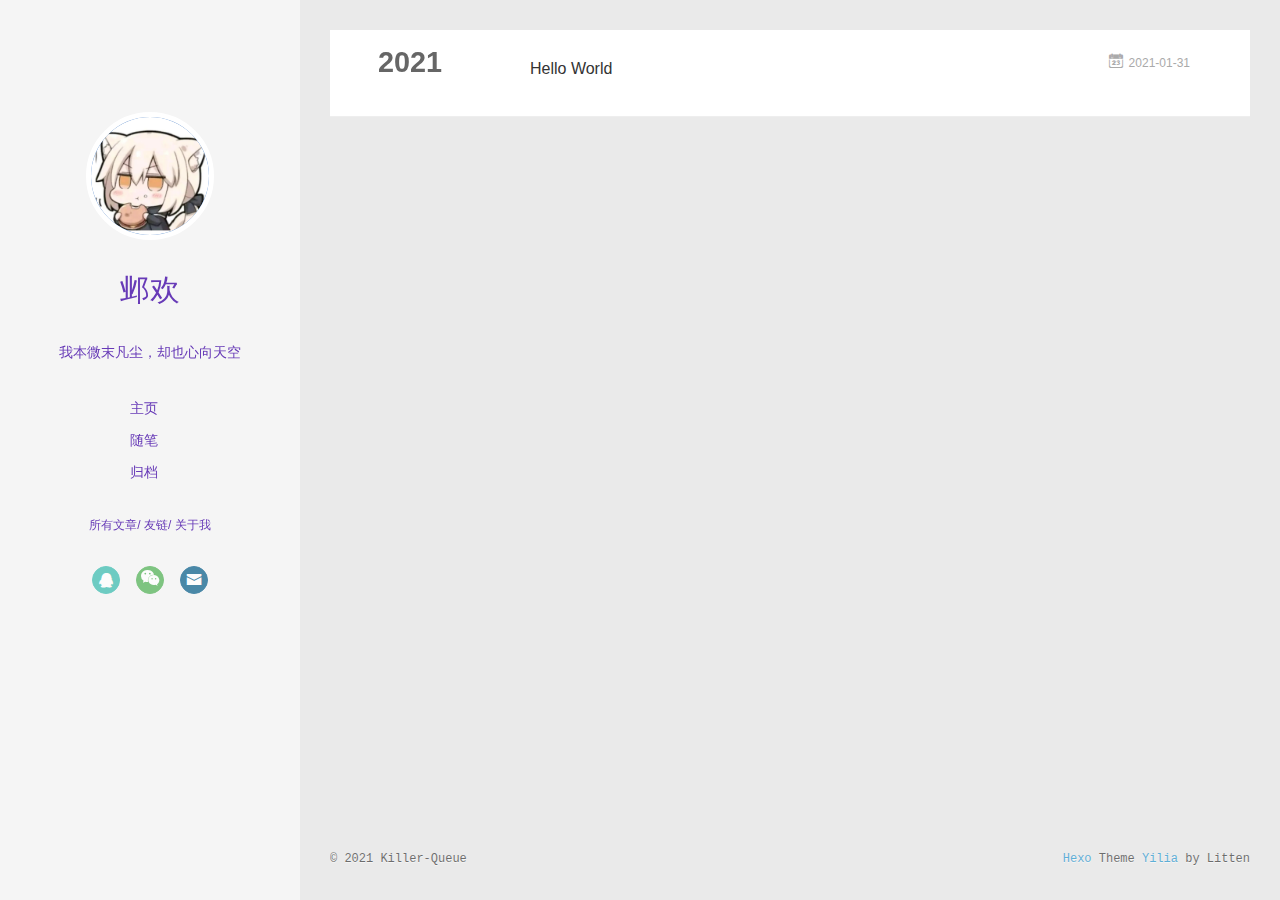
<file: archives/2021/index.html>
<!DOCTYPE html>
<html>
<head>
  <meta charset="utf-8">
  
  <meta name="renderer" content="webkit">
  <meta http-equiv="X-UA-Compatible" content="IE=edge" >
  <link rel="dns-prefetch" href="https://Killer-Queue.github.io">
  <title>Archives: 2021 | 邺欢的博客</title>
  <meta name="viewport" content="width=device-width, initial-scale=1, maximum-scale=1">
  <meta name="description" content="个人技术博客">
<meta property="og:type" content="website">
<meta property="og:title" content="邺欢的博客">
<meta property="og:url" content="https://killer-queue.github.io/archives/2021/index.html">
<meta property="og:site_name" content="邺欢的博客">
<meta property="og:description" content="个人技术博客">
<meta property="og:locale" content="zh_CN">
<meta property="article:author" content="Killer-Queue">
<meta name="twitter:card" content="summary">
  
    <link rel="alternative" href="/atom.xml" title="邺欢的博客" type="application/atom+xml">
  
  
    <link rel="icon" href="/assets/wangyetouxiang.png">
  
  <link rel="stylesheet" type="text/css" href="/./main.0cf68a.css">
  <style type="text/css">
  
    #container.show {
      background: linear-gradient(200deg,#a0cfe4,#e8c37e);
    }
  </style>
  

  

<meta name="generator" content="Hexo 5.3.0"></head>

<body>
  <div id="container" q-class="show:isCtnShow">
    <canvas id="anm-canvas" class="anm-canvas"></canvas>
    <div class="left-col" q-class="show:isShow">
      
<!-- <div class="overlay" style="background: #4d4d4d" ></div> -->
<div class="overlay"> </div>
<div class="intrude-less">
	<header id="header" class="inner">
		<a href="/" class="profilepic">
			<img src="/assets/touxiang.jpg" class="js-avatar">
		</a>
		<hgroup>
		  <h1 class="header-author"><a href="/">邺欢</a></h1>
		</hgroup>
		
		<p class="header-subtitle">我本微末凡尘，却也心向天空</p>
		

		<nav class="header-menu">
			<ul>
			
				<li><a href="/">主页</a></li>
	        
				<li><a href="/tags/%E9%9A%8F%E7%AC%94/">随笔</a></li>
	        
				<li><a href="/archives/index.html">归档</a></li>
	        
			</ul>
		</nav>
		<nav class="header-smart-menu">
    		
    			
    			<a q-on="click: openSlider(e, 'innerArchive')" href="javascript:void(0)">所有文章</a>
    			
            
    			
    			<a q-on="click: openSlider(e, 'friends')" href="javascript:void(0)">友链</a>
    			
            
    			
    			<a q-on="click: openSlider(e, 'aboutme')" href="javascript:void(0)">关于我</a>
    			
            
		</nav>
		<nav class="header-nav">
			<div class="social">
				
					<a class="qq" target="_blank" href="/assets/qie.jpg" title="qq"><i class="icon-qq"></i></a>
		        
					<a class="weixin" target="_blank" href="/assets/weixin.jpg" title="weixin"><i class="icon-weixin"></i></a>
		        
					<a class="mail" target="_blank" href="mailto:1179868384@qq.com" title="mail"><i class="icon-mail"></i></a>
		        
			</div>
		<!-- 网易云音乐插件 -->
		
    		<div style="position:absolute; bottom:120px left:auto; width:85%">
        		<iframe frameborder="no" border="0" marginwidth="0" marginheight="0" width=298 height=52 src="//music.163.com/outchain/player?type=2&id=1351353129&auto=0&height=32"></iframe>
    		</div>
		
		</nav> 
	</header>		
</div>

    </div>
    <div class="mid-col" q-class="show:isShow,hide:isShow|isFalse">
      
<nav id="mobile-nav">
  	<div class="overlay js-overlay" style="background: #4d4d4d"></div>
	<div class="btnctn js-mobile-btnctn">
  		<div class="slider-trigger list" q-on="click: openSlider(e)"><i class="icon icon-sort"></i></div>
	</div>
	<div class="intrude-less">
		<header id="header" class="inner">
			<div class="profilepic">
				<img src="/assets/touxiang.jpg" class="js-avatar">
			</div>
			<hgroup>
			  <h1 class="header-author js-header-author">邺欢</h1>
			</hgroup>
			
			<p class="header-subtitle"><i class="icon icon-quo-left"></i>我本微末凡尘，却也心向天空<i class="icon icon-quo-right"></i></p>
			
			
			
				
			
				
			
				
			
			
			
			<nav class="header-nav">
				<div class="social">
					
						<a class="qq" target="_blank" href="/assets/qie.jpg" title="qq"><i class="icon-qq"></i></a>
			        
						<a class="weixin" target="_blank" href="/assets/weixin.jpg" title="weixin"><i class="icon-weixin"></i></a>
			        
						<a class="mail" target="_blank" href="mailto:1179868384@qq.com" title="mail"><i class="icon-mail"></i></a>
			        
				</div>
			</nav>

			<nav class="header-menu js-header-menu">
				<ul style="width: 70%">
				
				
					<li style="width: 33.333333333333336%"><a href="/">主页</a></li>
		        
					<li style="width: 33.333333333333336%"><a href="/tags/%E9%9A%8F%E7%AC%94/">随笔</a></li>
		        
					<li style="width: 33.333333333333336%"><a href="/archives/index.html">归档</a></li>
		        
				</ul>
			</nav>
		</header>				
	</div>
	<div class="mobile-mask" style="display:none" q-show="isShow"></div>
</nav>

      <div id="wrapper" class="body-wrap">
        <div class="menu-l">
          <div class="canvas-wrap">
            <canvas data-colors="#eaeaea" data-sectionHeight="100" data-contentId="js-content" id="myCanvas1" class="anm-canvas"></canvas>
          </div>
          <div id="js-content" class="content-ll">
            
  
  
    
    
      
      
      <section class="archives-wrap">
        <div class="archive-year-wrap">
          <a href="/archives/2021" class="archive-year">2021</a>
        </div>
        <div class="archives">
    
    <article class="archive-article archive-type-post">
  <div class="archive-article-inner">
    <header class="archive-article-header">
      	<div class="article-meta">
	      	<a href="/2021/01/31/hello-world/" class="archive-article-date">
  	<time datetime="2021-01-31T05:58:39.554Z" itemprop="datePublished"><i class="icon-calendar icon"></i>2021-01-31</time>
</a>
        </div>
    	 
  
    <h1 itemprop="name">
      <a class="archive-article-title" href="/2021/01/31/hello-world/">Hello World</a>
    </h1>
  

        <div class="article-info info-on-right">
          
          

        </div>
        <div class="clearfix"></div>
    </header>
  </div>
</article>
  
  
    </div></section>
  

    


          </div>
        </div>
      </div>
      <footer id="footer">
  <div class="outer">
    <div id="footer-info">
    	<div class="footer-left">
    		&copy; 2021 Killer-Queue
    	</div>
      	<div class="footer-right">
      		<a href="http://hexo.io/" target="_blank">Hexo</a>  Theme <a href="https://github.com/litten/hexo-theme-yilia" target="_blank">Yilia</a> by Litten
      	</div>
    </div>
  </div>
</footer>

<!--页面点击小红心-->
<script type="text/javascript" src="/love.js"></script>

    </div>
    <script>
	var yiliaConfig = {
		mathjax: false,
		isHome: false,
		isPost: false,
		isArchive: true,
		isTag: false,
		isCategory: false,
		open_in_new: false,
		toc_hide_index: true,
		root: "/",
		innerArchive: true,
		showTags: false
	}
</script>

<script>!function(t){function n(e){if(r[e])return r[e].exports;var i=r[e]={exports:{},id:e,loaded:!1};return t[e].call(i.exports,i,i.exports,n),i.loaded=!0,i.exports}var r={};n.m=t,n.c=r,n.p="./",n(0)}([function(t,n,r){r(195),t.exports=r(191)},function(t,n,r){var e=r(3),i=r(52),o=r(27),u=r(28),c=r(53),f="prototype",a=function(t,n,r){var s,l,h,v,p=t&a.F,d=t&a.G,y=t&a.S,g=t&a.P,b=t&a.B,m=d?e:y?e[n]||(e[n]={}):(e[n]||{})[f],x=d?i:i[n]||(i[n]={}),w=x[f]||(x[f]={});d&&(r=n);for(s in r)l=!p&&m&&void 0!==m[s],h=(l?m:r)[s],v=b&&l?c(h,e):g&&"function"==typeof h?c(Function.call,h):h,m&&u(m,s,h,t&a.U),x[s]!=h&&o(x,s,v),g&&w[s]!=h&&(w[s]=h)};e.core=i,a.F=1,a.G=2,a.S=4,a.P=8,a.B=16,a.W=32,a.U=64,a.R=128,t.exports=a},function(t,n,r){var e=r(6);t.exports=function(t){if(!e(t))throw TypeError(t+" is not an object!");return t}},function(t,n){var r=t.exports="undefined"!=typeof window&&window.Math==Math?window:"undefined"!=typeof self&&self.Math==Math?self:Function("return this")();"number"==typeof __g&&(__g=r)},function(t,n){t.exports=function(t){try{return!!t()}catch(t){return!0}}},function(t,n){var r=t.exports="undefined"!=typeof window&&window.Math==Math?window:"undefined"!=typeof self&&self.Math==Math?self:Function("return this")();"number"==typeof __g&&(__g=r)},function(t,n){t.exports=function(t){return"object"==typeof t?null!==t:"function"==typeof t}},function(t,n,r){var e=r(126)("wks"),i=r(76),o=r(3).Symbol,u="function"==typeof o;(t.exports=function(t){return e[t]||(e[t]=u&&o[t]||(u?o:i)("Symbol."+t))}).store=e},function(t,n){var r={}.hasOwnProperty;t.exports=function(t,n){return r.call(t,n)}},function(t,n,r){var e=r(94),i=r(33);t.exports=function(t){return e(i(t))}},function(t,n,r){t.exports=!r(4)(function(){return 7!=Object.defineProperty({},"a",{get:function(){return 7}}).a})},function(t,n,r){var e=r(2),i=r(167),o=r(50),u=Object.defineProperty;n.f=r(10)?Object.defineProperty:function(t,n,r){if(e(t),n=o(n,!0),e(r),i)try{return u(t,n,r)}catch(t){}if("get"in r||"set"in r)throw TypeError("Accessors not supported!");return"value"in r&&(t[n]=r.value),t}},function(t,n,r){t.exports=!r(18)(function(){return 7!=Object.defineProperty({},"a",{get:function(){return 7}}).a})},function(t,n,r){var e=r(14),i=r(22);t.exports=r(12)?function(t,n,r){return e.f(t,n,i(1,r))}:function(t,n,r){return t[n]=r,t}},function(t,n,r){var e=r(20),i=r(58),o=r(42),u=Object.defineProperty;n.f=r(12)?Object.defineProperty:function(t,n,r){if(e(t),n=o(n,!0),e(r),i)try{return u(t,n,r)}catch(t){}if("get"in r||"set"in r)throw TypeError("Accessors not supported!");return"value"in r&&(t[n]=r.value),t}},function(t,n,r){var e=r(40)("wks"),i=r(23),o=r(5).Symbol,u="function"==typeof o;(t.exports=function(t){return e[t]||(e[t]=u&&o[t]||(u?o:i)("Symbol."+t))}).store=e},function(t,n,r){var e=r(67),i=Math.min;t.exports=function(t){return t>0?i(e(t),9007199254740991):0}},function(t,n,r){var e=r(46);t.exports=function(t){return Object(e(t))}},function(t,n){t.exports=function(t){try{return!!t()}catch(t){return!0}}},function(t,n,r){var e=r(63),i=r(34);t.exports=Object.keys||function(t){return e(t,i)}},function(t,n,r){var e=r(21);t.exports=function(t){if(!e(t))throw TypeError(t+" is not an object!");return t}},function(t,n){t.exports=function(t){return"object"==typeof t?null!==t:"function"==typeof t}},function(t,n){t.exports=function(t,n){return{enumerable:!(1&t),configurable:!(2&t),writable:!(4&t),value:n}}},function(t,n){var r=0,e=Math.random();t.exports=function(t){return"Symbol(".concat(void 0===t?"":t,")_",(++r+e).toString(36))}},function(t,n){var r={}.hasOwnProperty;t.exports=function(t,n){return r.call(t,n)}},function(t,n){var r=t.exports={version:"2.4.0"};"number"==typeof __e&&(__e=r)},function(t,n){t.exports=function(t){if("function"!=typeof t)throw TypeError(t+" is not a function!");return t}},function(t,n,r){var e=r(11),i=r(66);t.exports=r(10)?function(t,n,r){return e.f(t,n,i(1,r))}:function(t,n,r){return t[n]=r,t}},function(t,n,r){var e=r(3),i=r(27),o=r(24),u=r(76)("src"),c="toString",f=Function[c],a=(""+f).split(c);r(52).inspectSource=function(t){return f.call(t)},(t.exports=function(t,n,r,c){var f="function"==typeof r;f&&(o(r,"name")||i(r,"name",n)),t[n]!==r&&(f&&(o(r,u)||i(r,u,t[n]?""+t[n]:a.join(String(n)))),t===e?t[n]=r:c?t[n]?t[n]=r:i(t,n,r):(delete t[n],i(t,n,r)))})(Function.prototype,c,function(){return"function"==typeof this&&this[u]||f.call(this)})},function(t,n,r){var e=r(1),i=r(4),o=r(46),u=function(t,n,r,e){var i=String(o(t)),u="<"+n;return""!==r&&(u+=" "+r+'="'+String(e).replace(/"/g,"&quot;")+'"'),u+">"+i+"</"+n+">"};t.exports=function(t,n){var r={};r[t]=n(u),e(e.P+e.F*i(function(){var n=""[t]('"');return n!==n.toLowerCase()||n.split('"').length>3}),"String",r)}},function(t,n,r){var e=r(115),i=r(46);t.exports=function(t){return e(i(t))}},function(t,n,r){var e=r(116),i=r(66),o=r(30),u=r(50),c=r(24),f=r(167),a=Object.getOwnPropertyDescriptor;n.f=r(10)?a:function(t,n){if(t=o(t),n=u(n,!0),f)try{return a(t,n)}catch(t){}if(c(t,n))return i(!e.f.call(t,n),t[n])}},function(t,n,r){var e=r(24),i=r(17),o=r(145)("IE_PROTO"),u=Object.prototype;t.exports=Object.getPrototypeOf||function(t){return t=i(t),e(t,o)?t[o]:"function"==typeof t.constructor&&t instanceof t.constructor?t.constructor.prototype:t instanceof Object?u:null}},function(t,n){t.exports=function(t){if(void 0==t)throw TypeError("Can't call method on  "+t);return t}},function(t,n){t.exports="constructor,hasOwnProperty,isPrototypeOf,propertyIsEnumerable,toLocaleString,toString,valueOf".split(",")},function(t,n){t.exports={}},function(t,n){t.exports=!0},function(t,n){n.f={}.propertyIsEnumerable},function(t,n,r){var e=r(14).f,i=r(8),o=r(15)("toStringTag");t.exports=function(t,n,r){t&&!i(t=r?t:t.prototype,o)&&e(t,o,{configurable:!0,value:n})}},function(t,n,r){var e=r(40)("keys"),i=r(23);t.exports=function(t){return e[t]||(e[t]=i(t))}},function(t,n,r){var e=r(5),i="__core-js_shared__",o=e[i]||(e[i]={});t.exports=function(t){return o[t]||(o[t]={})}},function(t,n){var r=Math.ceil,e=Math.floor;t.exports=function(t){return isNaN(t=+t)?0:(t>0?e:r)(t)}},function(t,n,r){var e=r(21);t.exports=function(t,n){if(!e(t))return t;var r,i;if(n&&"function"==typeof(r=t.toString)&&!e(i=r.call(t)))return i;if("function"==typeof(r=t.valueOf)&&!e(i=r.call(t)))return i;if(!n&&"function"==typeof(r=t.toString)&&!e(i=r.call(t)))return i;throw TypeError("Can't convert object to primitive value")}},function(t,n,r){var e=r(5),i=r(25),o=r(36),u=r(44),c=r(14).f;t.exports=function(t){var n=i.Symbol||(i.Symbol=o?{}:e.Symbol||{});"_"==t.charAt(0)||t in n||c(n,t,{value:u.f(t)})}},function(t,n,r){n.f=r(15)},function(t,n){var r={}.toString;t.exports=function(t){return r.call(t).slice(8,-1)}},function(t,n){t.exports=function(t){if(void 0==t)throw TypeError("Can't call method on  "+t);return t}},function(t,n,r){var e=r(4);t.exports=function(t,n){return!!t&&e(function(){n?t.call(null,function(){},1):t.call(null)})}},function(t,n,r){var e=r(53),i=r(115),o=r(17),u=r(16),c=r(203);t.exports=function(t,n){var r=1==t,f=2==t,a=3==t,s=4==t,l=6==t,h=5==t||l,v=n||c;return function(n,c,p){for(var d,y,g=o(n),b=i(g),m=e(c,p,3),x=u(b.length),w=0,S=r?v(n,x):f?v(n,0):void 0;x>w;w++)if((h||w in b)&&(d=b[w],y=m(d,w,g),t))if(r)S[w]=y;else if(y)switch(t){case 3:return!0;case 5:return d;case 6:return w;case 2:S.push(d)}else if(s)return!1;return l?-1:a||s?s:S}}},function(t,n,r){var e=r(1),i=r(52),o=r(4);t.exports=function(t,n){var r=(i.Object||{})[t]||Object[t],u={};u[t]=n(r),e(e.S+e.F*o(function(){r(1)}),"Object",u)}},function(t,n,r){var e=r(6);t.exports=function(t,n){if(!e(t))return t;var r,i;if(n&&"function"==typeof(r=t.toString)&&!e(i=r.call(t)))return i;if("function"==typeof(r=t.valueOf)&&!e(i=r.call(t)))return i;if(!n&&"function"==typeof(r=t.toString)&&!e(i=r.call(t)))return i;throw TypeError("Can't convert object to primitive value")}},function(t,n,r){var e=r(5),i=r(25),o=r(91),u=r(13),c="prototype",f=function(t,n,r){var a,s,l,h=t&f.F,v=t&f.G,p=t&f.S,d=t&f.P,y=t&f.B,g=t&f.W,b=v?i:i[n]||(i[n]={}),m=b[c],x=v?e:p?e[n]:(e[n]||{})[c];v&&(r=n);for(a in r)(s=!h&&x&&void 0!==x[a])&&a in b||(l=s?x[a]:r[a],b[a]=v&&"function"!=typeof x[a]?r[a]:y&&s?o(l,e):g&&x[a]==l?function(t){var n=function(n,r,e){if(this instanceof t){switch(arguments.length){case 0:return new t;case 1:return new t(n);case 2:return new t(n,r)}return new t(n,r,e)}return t.apply(this,arguments)};return n[c]=t[c],n}(l):d&&"function"==typeof l?o(Function.call,l):l,d&&((b.virtual||(b.virtual={}))[a]=l,t&f.R&&m&&!m[a]&&u(m,a,l)))};f.F=1,f.G=2,f.S=4,f.P=8,f.B=16,f.W=32,f.U=64,f.R=128,t.exports=f},function(t,n){var r=t.exports={version:"2.4.0"};"number"==typeof __e&&(__e=r)},function(t,n,r){var e=r(26);t.exports=function(t,n,r){if(e(t),void 0===n)return t;switch(r){case 1:return function(r){return t.call(n,r)};case 2:return function(r,e){return t.call(n,r,e)};case 3:return function(r,e,i){return t.call(n,r,e,i)}}return function(){return t.apply(n,arguments)}}},function(t,n,r){var e=r(183),i=r(1),o=r(126)("metadata"),u=o.store||(o.store=new(r(186))),c=function(t,n,r){var i=u.get(t);if(!i){if(!r)return;u.set(t,i=new e)}var o=i.get(n);if(!o){if(!r)return;i.set(n,o=new e)}return o},f=function(t,n,r){var e=c(n,r,!1);return void 0!==e&&e.has(t)},a=function(t,n,r){var e=c(n,r,!1);return void 0===e?void 0:e.get(t)},s=function(t,n,r,e){c(r,e,!0).set(t,n)},l=function(t,n){var r=c(t,n,!1),e=[];return r&&r.forEach(function(t,n){e.push(n)}),e},h=function(t){return void 0===t||"symbol"==typeof t?t:String(t)},v=function(t){i(i.S,"Reflect",t)};t.exports={store:u,map:c,has:f,get:a,set:s,keys:l,key:h,exp:v}},function(t,n,r){"use strict";if(r(10)){var e=r(69),i=r(3),o=r(4),u=r(1),c=r(127),f=r(152),a=r(53),s=r(68),l=r(66),h=r(27),v=r(73),p=r(67),d=r(16),y=r(75),g=r(50),b=r(24),m=r(180),x=r(114),w=r(6),S=r(17),_=r(137),O=r(70),E=r(32),P=r(71).f,j=r(154),F=r(76),M=r(7),A=r(48),N=r(117),T=r(146),I=r(155),k=r(80),L=r(123),R=r(74),C=r(130),D=r(160),U=r(11),W=r(31),G=U.f,B=W.f,V=i.RangeError,z=i.TypeError,q=i.Uint8Array,K="ArrayBuffer",J="Shared"+K,Y="BYTES_PER_ELEMENT",H="prototype",$=Array[H],X=f.ArrayBuffer,Q=f.DataView,Z=A(0),tt=A(2),nt=A(3),rt=A(4),et=A(5),it=A(6),ot=N(!0),ut=N(!1),ct=I.values,ft=I.keys,at=I.entries,st=$.lastIndexOf,lt=$.reduce,ht=$.reduceRight,vt=$.join,pt=$.sort,dt=$.slice,yt=$.toString,gt=$.toLocaleString,bt=M("iterator"),mt=M("toStringTag"),xt=F("typed_constructor"),wt=F("def_constructor"),St=c.CONSTR,_t=c.TYPED,Ot=c.VIEW,Et="Wrong length!",Pt=A(1,function(t,n){return Tt(T(t,t[wt]),n)}),jt=o(function(){return 1===new q(new Uint16Array([1]).buffer)[0]}),Ft=!!q&&!!q[H].set&&o(function(){new q(1).set({})}),Mt=function(t,n){if(void 0===t)throw z(Et);var r=+t,e=d(t);if(n&&!m(r,e))throw V(Et);return e},At=function(t,n){var r=p(t);if(r<0||r%n)throw V("Wrong offset!");return r},Nt=function(t){if(w(t)&&_t in t)return t;throw z(t+" is not a typed array!")},Tt=function(t,n){if(!(w(t)&&xt in t))throw z("It is not a typed array constructor!");return new t(n)},It=function(t,n){return kt(T(t,t[wt]),n)},kt=function(t,n){for(var r=0,e=n.length,i=Tt(t,e);e>r;)i[r]=n[r++];return i},Lt=function(t,n,r){G(t,n,{get:function(){return this._d[r]}})},Rt=function(t){var n,r,e,i,o,u,c=S(t),f=arguments.length,s=f>1?arguments[1]:void 0,l=void 0!==s,h=j(c);if(void 0!=h&&!_(h)){for(u=h.call(c),e=[],n=0;!(o=u.next()).done;n++)e.push(o.value);c=e}for(l&&f>2&&(s=a(s,arguments[2],2)),n=0,r=d(c.length),i=Tt(this,r);r>n;n++)i[n]=l?s(c[n],n):c[n];return i},Ct=function(){for(var t=0,n=arguments.length,r=Tt(this,n);n>t;)r[t]=arguments[t++];return r},Dt=!!q&&o(function(){gt.call(new q(1))}),Ut=function(){return gt.apply(Dt?dt.call(Nt(this)):Nt(this),arguments)},Wt={copyWithin:function(t,n){return D.call(Nt(this),t,n,arguments.length>2?arguments[2]:void 0)},every:function(t){return rt(Nt(this),t,arguments.length>1?arguments[1]:void 0)},fill:function(t){return C.apply(Nt(this),arguments)},filter:function(t){return It(this,tt(Nt(this),t,arguments.length>1?arguments[1]:void 0))},find:function(t){return et(Nt(this),t,arguments.length>1?arguments[1]:void 0)},findIndex:function(t){return it(Nt(this),t,arguments.length>1?arguments[1]:void 0)},forEach:function(t){Z(Nt(this),t,arguments.length>1?arguments[1]:void 0)},indexOf:function(t){return ut(Nt(this),t,arguments.length>1?arguments[1]:void 0)},includes:function(t){return ot(Nt(this),t,arguments.length>1?arguments[1]:void 0)},join:function(t){return vt.apply(Nt(this),arguments)},lastIndexOf:function(t){return st.apply(Nt(this),arguments)},map:function(t){return Pt(Nt(this),t,arguments.length>1?arguments[1]:void 0)},reduce:function(t){return lt.apply(Nt(this),arguments)},reduceRight:function(t){return ht.apply(Nt(this),arguments)},reverse:function(){for(var t,n=this,r=Nt(n).length,e=Math.floor(r/2),i=0;i<e;)t=n[i],n[i++]=n[--r],n[r]=t;return n},some:function(t){return nt(Nt(this),t,arguments.length>1?arguments[1]:void 0)},sort:function(t){return pt.call(Nt(this),t)},subarray:function(t,n){var r=Nt(this),e=r.length,i=y(t,e);return new(T(r,r[wt]))(r.buffer,r.byteOffset+i*r.BYTES_PER_ELEMENT,d((void 0===n?e:y(n,e))-i))}},Gt=function(t,n){return It(this,dt.call(Nt(this),t,n))},Bt=function(t){Nt(this);var n=At(arguments[1],1),r=this.length,e=S(t),i=d(e.length),o=0;if(i+n>r)throw V(Et);for(;o<i;)this[n+o]=e[o++]},Vt={entries:function(){return at.call(Nt(this))},keys:function(){return ft.call(Nt(this))},values:function(){return ct.call(Nt(this))}},zt=function(t,n){return w(t)&&t[_t]&&"symbol"!=typeof n&&n in t&&String(+n)==String(n)},qt=function(t,n){return zt(t,n=g(n,!0))?l(2,t[n]):B(t,n)},Kt=function(t,n,r){return!(zt(t,n=g(n,!0))&&w(r)&&b(r,"value"))||b(r,"get")||b(r,"set")||r.configurable||b(r,"writable")&&!r.writable||b(r,"enumerable")&&!r.enumerable?G(t,n,r):(t[n]=r.value,t)};St||(W.f=qt,U.f=Kt),u(u.S+u.F*!St,"Object",{getOwnPropertyDescriptor:qt,defineProperty:Kt}),o(function(){yt.call({})})&&(yt=gt=function(){return vt.call(this)});var Jt=v({},Wt);v(Jt,Vt),h(Jt,bt,Vt.values),v(Jt,{slice:Gt,set:Bt,constructor:function(){},toString:yt,toLocaleString:Ut}),Lt(Jt,"buffer","b"),Lt(Jt,"byteOffset","o"),Lt(Jt,"byteLength","l"),Lt(Jt,"length","e"),G(Jt,mt,{get:function(){return this[_t]}}),t.exports=function(t,n,r,f){f=!!f;var a=t+(f?"Clamped":"")+"Array",l="Uint8Array"!=a,v="get"+t,p="set"+t,y=i[a],g=y||{},b=y&&E(y),m=!y||!c.ABV,S={},_=y&&y[H],j=function(t,r){var e=t._d;return e.v[v](r*n+e.o,jt)},F=function(t,r,e){var i=t._d;f&&(e=(e=Math.round(e))<0?0:e>255?255:255&e),i.v[p](r*n+i.o,e,jt)},M=function(t,n){G(t,n,{get:function(){return j(this,n)},set:function(t){return F(this,n,t)},enumerable:!0})};m?(y=r(function(t,r,e,i){s(t,y,a,"_d");var o,u,c,f,l=0,v=0;if(w(r)){if(!(r instanceof X||(f=x(r))==K||f==J))return _t in r?kt(y,r):Rt.call(y,r);o=r,v=At(e,n);var p=r.byteLength;if(void 0===i){if(p%n)throw V(Et);if((u=p-v)<0)throw V(Et)}else if((u=d(i)*n)+v>p)throw V(Et);c=u/n}else c=Mt(r,!0),u=c*n,o=new X(u);for(h(t,"_d",{b:o,o:v,l:u,e:c,v:new Q(o)});l<c;)M(t,l++)}),_=y[H]=O(Jt),h(_,"constructor",y)):L(function(t){new y(null),new y(t)},!0)||(y=r(function(t,r,e,i){s(t,y,a);var o;return w(r)?r instanceof X||(o=x(r))==K||o==J?void 0!==i?new g(r,At(e,n),i):void 0!==e?new g(r,At(e,n)):new g(r):_t in r?kt(y,r):Rt.call(y,r):new g(Mt(r,l))}),Z(b!==Function.prototype?P(g).concat(P(b)):P(g),function(t){t in y||h(y,t,g[t])}),y[H]=_,e||(_.constructor=y));var A=_[bt],N=!!A&&("values"==A.name||void 0==A.name),T=Vt.values;h(y,xt,!0),h(_,_t,a),h(_,Ot,!0),h(_,wt,y),(f?new y(1)[mt]==a:mt in _)||G(_,mt,{get:function(){return a}}),S[a]=y,u(u.G+u.W+u.F*(y!=g),S),u(u.S,a,{BYTES_PER_ELEMENT:n,from:Rt,of:Ct}),Y in _||h(_,Y,n),u(u.P,a,Wt),R(a),u(u.P+u.F*Ft,a,{set:Bt}),u(u.P+u.F*!N,a,Vt),u(u.P+u.F*(_.toString!=yt),a,{toString:yt}),u(u.P+u.F*o(function(){new y(1).slice()}),a,{slice:Gt}),u(u.P+u.F*(o(function(){return[1,2].toLocaleString()!=new y([1,2]).toLocaleString()})||!o(function(){_.toLocaleString.call([1,2])})),a,{toLocaleString:Ut}),k[a]=N?A:T,e||N||h(_,bt,T)}}else t.exports=function(){}},function(t,n){var r={}.toString;t.exports=function(t){return r.call(t).slice(8,-1)}},function(t,n,r){var e=r(21),i=r(5).document,o=e(i)&&e(i.createElement);t.exports=function(t){return o?i.createElement(t):{}}},function(t,n,r){t.exports=!r(12)&&!r(18)(function(){return 7!=Object.defineProperty(r(57)("div"),"a",{get:function(){return 7}}).a})},function(t,n,r){"use strict";var e=r(36),i=r(51),o=r(64),u=r(13),c=r(8),f=r(35),a=r(96),s=r(38),l=r(103),h=r(15)("iterator"),v=!([].keys&&"next"in[].keys()),p="keys",d="values",y=function(){return this};t.exports=function(t,n,r,g,b,m,x){a(r,n,g);var w,S,_,O=function(t){if(!v&&t in F)return F[t];switch(t){case p:case d:return function(){return new r(this,t)}}return function(){return new r(this,t)}},E=n+" Iterator",P=b==d,j=!1,F=t.prototype,M=F[h]||F["@@iterator"]||b&&F[b],A=M||O(b),N=b?P?O("entries"):A:void 0,T="Array"==n?F.entries||M:M;if(T&&(_=l(T.call(new t)))!==Object.prototype&&(s(_,E,!0),e||c(_,h)||u(_,h,y)),P&&M&&M.name!==d&&(j=!0,A=function(){return M.call(this)}),e&&!x||!v&&!j&&F[h]||u(F,h,A),f[n]=A,f[E]=y,b)if(w={values:P?A:O(d),keys:m?A:O(p),entries:N},x)for(S in w)S in F||o(F,S,w[S]);else i(i.P+i.F*(v||j),n,w);return w}},function(t,n,r){var e=r(20),i=r(100),o=r(34),u=r(39)("IE_PROTO"),c=function(){},f="prototype",a=function(){var t,n=r(57)("iframe"),e=o.length;for(n.style.display="none",r(93).appendChild(n),n.src="javascript:",t=n.contentWindow.document,t.open(),t.write("<script>document.F=Object<\/script>"),t.close(),a=t.F;e--;)delete a[f][o[e]];return a()};t.exports=Object.create||function(t,n){var r;return null!==t?(c[f]=e(t),r=new c,c[f]=null,r[u]=t):r=a(),void 0===n?r:i(r,n)}},function(t,n,r){var e=r(63),i=r(34).concat("length","prototype");n.f=Object.getOwnPropertyNames||function(t){return e(t,i)}},function(t,n){n.f=Object.getOwnPropertySymbols},function(t,n,r){var e=r(8),i=r(9),o=r(90)(!1),u=r(39)("IE_PROTO");t.exports=function(t,n){var r,c=i(t),f=0,a=[];for(r in c)r!=u&&e(c,r)&&a.push(r);for(;n.length>f;)e(c,r=n[f++])&&(~o(a,r)||a.push(r));return a}},function(t,n,r){t.exports=r(13)},function(t,n,r){var e=r(76)("meta"),i=r(6),o=r(24),u=r(11).f,c=0,f=Object.isExtensible||function(){return!0},a=!r(4)(function(){return f(Object.preventExtensions({}))}),s=function(t){u(t,e,{value:{i:"O"+ ++c,w:{}}})},l=function(t,n){if(!i(t))return"symbol"==typeof t?t:("string"==typeof t?"S":"P")+t;if(!o(t,e)){if(!f(t))return"F";if(!n)return"E";s(t)}return t[e].i},h=function(t,n){if(!o(t,e)){if(!f(t))return!0;if(!n)return!1;s(t)}return t[e].w},v=function(t){return a&&p.NEED&&f(t)&&!o(t,e)&&s(t),t},p=t.exports={KEY:e,NEED:!1,fastKey:l,getWeak:h,onFreeze:v}},function(t,n){t.exports=function(t,n){return{enumerable:!(1&t),configurable:!(2&t),writable:!(4&t),value:n}}},function(t,n){var r=Math.ceil,e=Math.floor;t.exports=function(t){return isNaN(t=+t)?0:(t>0?e:r)(t)}},function(t,n){t.exports=function(t,n,r,e){if(!(t instanceof n)||void 0!==e&&e in t)throw TypeError(r+": incorrect invocation!");return t}},function(t,n){t.exports=!1},function(t,n,r){var e=r(2),i=r(173),o=r(133),u=r(145)("IE_PROTO"),c=function(){},f="prototype",a=function(){var t,n=r(132)("iframe"),e=o.length;for(n.style.display="none",r(135).appendChild(n),n.src="javascript:",t=n.contentWindow.document,t.open(),t.write("<script>document.F=Object<\/script>"),t.close(),a=t.F;e--;)delete a[f][o[e]];return a()};t.exports=Object.create||function(t,n){var r;return null!==t?(c[f]=e(t),r=new c,c[f]=null,r[u]=t):r=a(),void 0===n?r:i(r,n)}},function(t,n,r){var e=r(175),i=r(133).concat("length","prototype");n.f=Object.getOwnPropertyNames||function(t){return e(t,i)}},function(t,n,r){var e=r(175),i=r(133);t.exports=Object.keys||function(t){return e(t,i)}},function(t,n,r){var e=r(28);t.exports=function(t,n,r){for(var i in n)e(t,i,n[i],r);return t}},function(t,n,r){"use strict";var e=r(3),i=r(11),o=r(10),u=r(7)("species");t.exports=function(t){var n=e[t];o&&n&&!n[u]&&i.f(n,u,{configurable:!0,get:function(){return this}})}},function(t,n,r){var e=r(67),i=Math.max,o=Math.min;t.exports=function(t,n){return t=e(t),t<0?i(t+n,0):o(t,n)}},function(t,n){var r=0,e=Math.random();t.exports=function(t){return"Symbol(".concat(void 0===t?"":t,")_",(++r+e).toString(36))}},function(t,n,r){var e=r(33);t.exports=function(t){return Object(e(t))}},function(t,n,r){var e=r(7)("unscopables"),i=Array.prototype;void 0==i[e]&&r(27)(i,e,{}),t.exports=function(t){i[e][t]=!0}},function(t,n,r){var e=r(53),i=r(169),o=r(137),u=r(2),c=r(16),f=r(154),a={},s={},n=t.exports=function(t,n,r,l,h){var v,p,d,y,g=h?function(){return t}:f(t),b=e(r,l,n?2:1),m=0;if("function"!=typeof g)throw TypeError(t+" is not iterable!");if(o(g)){for(v=c(t.length);v>m;m++)if((y=n?b(u(p=t[m])[0],p[1]):b(t[m]))===a||y===s)return y}else for(d=g.call(t);!(p=d.next()).done;)if((y=i(d,b,p.value,n))===a||y===s)return y};n.BREAK=a,n.RETURN=s},function(t,n){t.exports={}},function(t,n,r){var e=r(11).f,i=r(24),o=r(7)("toStringTag");t.exports=function(t,n,r){t&&!i(t=r?t:t.prototype,o)&&e(t,o,{configurable:!0,value:n})}},function(t,n,r){var e=r(1),i=r(46),o=r(4),u=r(150),c="["+u+"]",f="​",a=RegExp("^"+c+c+"*"),s=RegExp(c+c+"*$"),l=function(t,n,r){var i={},c=o(function(){return!!u[t]()||f[t]()!=f}),a=i[t]=c?n(h):u[t];r&&(i[r]=a),e(e.P+e.F*c,"String",i)},h=l.trim=function(t,n){return t=String(i(t)),1&n&&(t=t.replace(a,"")),2&n&&(t=t.replace(s,"")),t};t.exports=l},function(t,n,r){t.exports={default:r(86),__esModule:!0}},function(t,n,r){t.exports={default:r(87),__esModule:!0}},function(t,n,r){"use strict";function e(t){return t&&t.__esModule?t:{default:t}}n.__esModule=!0;var i=r(84),o=e(i),u=r(83),c=e(u),f="function"==typeof c.default&&"symbol"==typeof o.default?function(t){return typeof t}:function(t){return t&&"function"==typeof c.default&&t.constructor===c.default&&t!==c.default.prototype?"symbol":typeof t};n.default="function"==typeof c.default&&"symbol"===f(o.default)?function(t){return void 0===t?"undefined":f(t)}:function(t){return t&&"function"==typeof c.default&&t.constructor===c.default&&t!==c.default.prototype?"symbol":void 0===t?"undefined":f(t)}},function(t,n,r){r(110),r(108),r(111),r(112),t.exports=r(25).Symbol},function(t,n,r){r(109),r(113),t.exports=r(44).f("iterator")},function(t,n){t.exports=function(t){if("function"!=typeof t)throw TypeError(t+" is not a function!");return t}},function(t,n){t.exports=function(){}},function(t,n,r){var e=r(9),i=r(106),o=r(105);t.exports=function(t){return function(n,r,u){var c,f=e(n),a=i(f.length),s=o(u,a);if(t&&r!=r){for(;a>s;)if((c=f[s++])!=c)return!0}else for(;a>s;s++)if((t||s in f)&&f[s]===r)return t||s||0;return!t&&-1}}},function(t,n,r){var e=r(88);t.exports=function(t,n,r){if(e(t),void 0===n)return t;switch(r){case 1:return function(r){return t.call(n,r)};case 2:return function(r,e){return t.call(n,r,e)};case 3:return function(r,e,i){return t.call(n,r,e,i)}}return function(){return t.apply(n,arguments)}}},function(t,n,r){var e=r(19),i=r(62),o=r(37);t.exports=function(t){var n=e(t),r=i.f;if(r)for(var u,c=r(t),f=o.f,a=0;c.length>a;)f.call(t,u=c[a++])&&n.push(u);return n}},function(t,n,r){t.exports=r(5).document&&document.documentElement},function(t,n,r){var e=r(56);t.exports=Object("z").propertyIsEnumerable(0)?Object:function(t){return"String"==e(t)?t.split(""):Object(t)}},function(t,n,r){var e=r(56);t.exports=Array.isArray||function(t){return"Array"==e(t)}},function(t,n,r){"use strict";var e=r(60),i=r(22),o=r(38),u={};r(13)(u,r(15)("iterator"),function(){return this}),t.exports=function(t,n,r){t.prototype=e(u,{next:i(1,r)}),o(t,n+" Iterator")}},function(t,n){t.exports=function(t,n){return{value:n,done:!!t}}},function(t,n,r){var e=r(19),i=r(9);t.exports=function(t,n){for(var r,o=i(t),u=e(o),c=u.length,f=0;c>f;)if(o[r=u[f++]]===n)return r}},function(t,n,r){var e=r(23)("meta"),i=r(21),o=r(8),u=r(14).f,c=0,f=Object.isExtensible||function(){return!0},a=!r(18)(function(){return f(Object.preventExtensions({}))}),s=function(t){u(t,e,{value:{i:"O"+ ++c,w:{}}})},l=function(t,n){if(!i(t))return"symbol"==typeof t?t:("string"==typeof t?"S":"P")+t;if(!o(t,e)){if(!f(t))return"F";if(!n)return"E";s(t)}return t[e].i},h=function(t,n){if(!o(t,e)){if(!f(t))return!0;if(!n)return!1;s(t)}return t[e].w},v=function(t){return a&&p.NEED&&f(t)&&!o(t,e)&&s(t),t},p=t.exports={KEY:e,NEED:!1,fastKey:l,getWeak:h,onFreeze:v}},function(t,n,r){var e=r(14),i=r(20),o=r(19);t.exports=r(12)?Object.defineProperties:function(t,n){i(t);for(var r,u=o(n),c=u.length,f=0;c>f;)e.f(t,r=u[f++],n[r]);return t}},function(t,n,r){var e=r(37),i=r(22),o=r(9),u=r(42),c=r(8),f=r(58),a=Object.getOwnPropertyDescriptor;n.f=r(12)?a:function(t,n){if(t=o(t),n=u(n,!0),f)try{return a(t,n)}catch(t){}if(c(t,n))return i(!e.f.call(t,n),t[n])}},function(t,n,r){var e=r(9),i=r(61).f,o={}.toString,u="object"==typeof window&&window&&Object.getOwnPropertyNames?Object.getOwnPropertyNames(window):[],c=function(t){try{return i(t)}catch(t){return u.slice()}};t.exports.f=function(t){return u&&"[object Window]"==o.call(t)?c(t):i(e(t))}},function(t,n,r){var e=r(8),i=r(77),o=r(39)("IE_PROTO"),u=Object.prototype;t.exports=Object.getPrototypeOf||function(t){return t=i(t),e(t,o)?t[o]:"function"==typeof t.constructor&&t instanceof t.constructor?t.constructor.prototype:t instanceof Object?u:null}},function(t,n,r){var e=r(41),i=r(33);t.exports=function(t){return function(n,r){var o,u,c=String(i(n)),f=e(r),a=c.length;return f<0||f>=a?t?"":void 0:(o=c.charCodeAt(f),o<55296||o>56319||f+1===a||(u=c.charCodeAt(f+1))<56320||u>57343?t?c.charAt(f):o:t?c.slice(f,f+2):u-56320+(o-55296<<10)+65536)}}},function(t,n,r){var e=r(41),i=Math.max,o=Math.min;t.exports=function(t,n){return t=e(t),t<0?i(t+n,0):o(t,n)}},function(t,n,r){var e=r(41),i=Math.min;t.exports=function(t){return t>0?i(e(t),9007199254740991):0}},function(t,n,r){"use strict";var e=r(89),i=r(97),o=r(35),u=r(9);t.exports=r(59)(Array,"Array",function(t,n){this._t=u(t),this._i=0,this._k=n},function(){var t=this._t,n=this._k,r=this._i++;return!t||r>=t.length?(this._t=void 0,i(1)):"keys"==n?i(0,r):"values"==n?i(0,t[r]):i(0,[r,t[r]])},"values"),o.Arguments=o.Array,e("keys"),e("values"),e("entries")},function(t,n){},function(t,n,r){"use strict";var e=r(104)(!0);r(59)(String,"String",function(t){this._t=String(t),this._i=0},function(){var t,n=this._t,r=this._i;return r>=n.length?{value:void 0,done:!0}:(t=e(n,r),this._i+=t.length,{value:t,done:!1})})},function(t,n,r){"use strict";var e=r(5),i=r(8),o=r(12),u=r(51),c=r(64),f=r(99).KEY,a=r(18),s=r(40),l=r(38),h=r(23),v=r(15),p=r(44),d=r(43),y=r(98),g=r(92),b=r(95),m=r(20),x=r(9),w=r(42),S=r(22),_=r(60),O=r(102),E=r(101),P=r(14),j=r(19),F=E.f,M=P.f,A=O.f,N=e.Symbol,T=e.JSON,I=T&&T.stringify,k="prototype",L=v("_hidden"),R=v("toPrimitive"),C={}.propertyIsEnumerable,D=s("symbol-registry"),U=s("symbols"),W=s("op-symbols"),G=Object[k],B="function"==typeof N,V=e.QObject,z=!V||!V[k]||!V[k].findChild,q=o&&a(function(){return 7!=_(M({},"a",{get:function(){return M(this,"a",{value:7}).a}})).a})?function(t,n,r){var e=F(G,n);e&&delete G[n],M(t,n,r),e&&t!==G&&M(G,n,e)}:M,K=function(t){var n=U[t]=_(N[k]);return n._k=t,n},J=B&&"symbol"==typeof N.iterator?function(t){return"symbol"==typeof t}:function(t){return t instanceof N},Y=function(t,n,r){return t===G&&Y(W,n,r),m(t),n=w(n,!0),m(r),i(U,n)?(r.enumerable?(i(t,L)&&t[L][n]&&(t[L][n]=!1),r=_(r,{enumerable:S(0,!1)})):(i(t,L)||M(t,L,S(1,{})),t[L][n]=!0),q(t,n,r)):M(t,n,r)},H=function(t,n){m(t);for(var r,e=g(n=x(n)),i=0,o=e.length;o>i;)Y(t,r=e[i++],n[r]);return t},$=function(t,n){return void 0===n?_(t):H(_(t),n)},X=function(t){var n=C.call(this,t=w(t,!0));return!(this===G&&i(U,t)&&!i(W,t))&&(!(n||!i(this,t)||!i(U,t)||i(this,L)&&this[L][t])||n)},Q=function(t,n){if(t=x(t),n=w(n,!0),t!==G||!i(U,n)||i(W,n)){var r=F(t,n);return!r||!i(U,n)||i(t,L)&&t[L][n]||(r.enumerable=!0),r}},Z=function(t){for(var n,r=A(x(t)),e=[],o=0;r.length>o;)i(U,n=r[o++])||n==L||n==f||e.push(n);return e},tt=function(t){for(var n,r=t===G,e=A(r?W:x(t)),o=[],u=0;e.length>u;)!i(U,n=e[u++])||r&&!i(G,n)||o.push(U[n]);return o};B||(N=function(){if(this instanceof N)throw TypeError("Symbol is not a constructor!");var t=h(arguments.length>0?arguments[0]:void 0),n=function(r){this===G&&n.call(W,r),i(this,L)&&i(this[L],t)&&(this[L][t]=!1),q(this,t,S(1,r))};return o&&z&&q(G,t,{configurable:!0,set:n}),K(t)},c(N[k],"toString",function(){return this._k}),E.f=Q,P.f=Y,r(61).f=O.f=Z,r(37).f=X,r(62).f=tt,o&&!r(36)&&c(G,"propertyIsEnumerable",X,!0),p.f=function(t){return K(v(t))}),u(u.G+u.W+u.F*!B,{Symbol:N});for(var nt="hasInstance,isConcatSpreadable,iterator,match,replace,search,species,split,toPrimitive,toStringTag,unscopables".split(","),rt=0;nt.length>rt;)v(nt[rt++]);for(var nt=j(v.store),rt=0;nt.length>rt;)d(nt[rt++]);u(u.S+u.F*!B,"Symbol",{for:function(t){return i(D,t+="")?D[t]:D[t]=N(t)},keyFor:function(t){if(J(t))return y(D,t);throw TypeError(t+" is not a symbol!")},useSetter:function(){z=!0},useSimple:function(){z=!1}}),u(u.S+u.F*!B,"Object",{create:$,defineProperty:Y,defineProperties:H,getOwnPropertyDescriptor:Q,getOwnPropertyNames:Z,getOwnPropertySymbols:tt}),T&&u(u.S+u.F*(!B||a(function(){var t=N();return"[null]"!=I([t])||"{}"!=I({a:t})||"{}"!=I(Object(t))})),"JSON",{stringify:function(t){if(void 0!==t&&!J(t)){for(var n,r,e=[t],i=1;arguments.length>i;)e.push(arguments[i++]);return n=e[1],"function"==typeof n&&(r=n),!r&&b(n)||(n=function(t,n){if(r&&(n=r.call(this,t,n)),!J(n))return n}),e[1]=n,I.apply(T,e)}}}),N[k][R]||r(13)(N[k],R,N[k].valueOf),l(N,"Symbol"),l(Math,"Math",!0),l(e.JSON,"JSON",!0)},function(t,n,r){r(43)("asyncIterator")},function(t,n,r){r(43)("observable")},function(t,n,r){r(107);for(var e=r(5),i=r(13),o=r(35),u=r(15)("toStringTag"),c=["NodeList","DOMTokenList","MediaList","StyleSheetList","CSSRuleList"],f=0;f<5;f++){var a=c[f],s=e[a],l=s&&s.prototype;l&&!l[u]&&i(l,u,a),o[a]=o.Array}},function(t,n,r){var e=r(45),i=r(7)("toStringTag"),o="Arguments"==e(function(){return arguments}()),u=function(t,n){try{return t[n]}catch(t){}};t.exports=function(t){var n,r,c;return void 0===t?"Undefined":null===t?"Null":"string"==typeof(r=u(n=Object(t),i))?r:o?e(n):"Object"==(c=e(n))&&"function"==typeof n.callee?"Arguments":c}},function(t,n,r){var e=r(45);t.exports=Object("z").propertyIsEnumerable(0)?Object:function(t){return"String"==e(t)?t.split(""):Object(t)}},function(t,n){n.f={}.propertyIsEnumerable},function(t,n,r){var e=r(30),i=r(16),o=r(75);t.exports=function(t){return function(n,r,u){var c,f=e(n),a=i(f.length),s=o(u,a);if(t&&r!=r){for(;a>s;)if((c=f[s++])!=c)return!0}else for(;a>s;s++)if((t||s in f)&&f[s]===r)return t||s||0;return!t&&-1}}},function(t,n,r){"use strict";var e=r(3),i=r(1),o=r(28),u=r(73),c=r(65),f=r(79),a=r(68),s=r(6),l=r(4),h=r(123),v=r(81),p=r(136);t.exports=function(t,n,r,d,y,g){var b=e[t],m=b,x=y?"set":"add",w=m&&m.prototype,S={},_=function(t){var n=w[t];o(w,t,"delete"==t?function(t){return!(g&&!s(t))&&n.call(this,0===t?0:t)}:"has"==t?function(t){return!(g&&!s(t))&&n.call(this,0===t?0:t)}:"get"==t?function(t){return g&&!s(t)?void 0:n.call(this,0===t?0:t)}:"add"==t?function(t){return n.call(this,0===t?0:t),this}:function(t,r){return n.call(this,0===t?0:t,r),this})};if("function"==typeof m&&(g||w.forEach&&!l(function(){(new m).entries().next()}))){var O=new m,E=O[x](g?{}:-0,1)!=O,P=l(function(){O.has(1)}),j=h(function(t){new m(t)}),F=!g&&l(function(){for(var t=new m,n=5;n--;)t[x](n,n);return!t.has(-0)});j||(m=n(function(n,r){a(n,m,t);var e=p(new b,n,m);return void 0!=r&&f(r,y,e[x],e),e}),m.prototype=w,w.constructor=m),(P||F)&&(_("delete"),_("has"),y&&_("get")),(F||E)&&_(x),g&&w.clear&&delete w.clear}else m=d.getConstructor(n,t,y,x),u(m.prototype,r),c.NEED=!0;return v(m,t),S[t]=m,i(i.G+i.W+i.F*(m!=b),S),g||d.setStrong(m,t,y),m}},function(t,n,r){"use strict";var e=r(27),i=r(28),o=r(4),u=r(46),c=r(7);t.exports=function(t,n,r){var f=c(t),a=r(u,f,""[t]),s=a[0],l=a[1];o(function(){var n={};return n[f]=function(){return 7},7!=""[t](n)})&&(i(String.prototype,t,s),e(RegExp.prototype,f,2==n?function(t,n){return l.call(t,this,n)}:function(t){return l.call(t,this)}))}
},function(t,n,r){"use strict";var e=r(2);t.exports=function(){var t=e(this),n="";return t.global&&(n+="g"),t.ignoreCase&&(n+="i"),t.multiline&&(n+="m"),t.unicode&&(n+="u"),t.sticky&&(n+="y"),n}},function(t,n){t.exports=function(t,n,r){var e=void 0===r;switch(n.length){case 0:return e?t():t.call(r);case 1:return e?t(n[0]):t.call(r,n[0]);case 2:return e?t(n[0],n[1]):t.call(r,n[0],n[1]);case 3:return e?t(n[0],n[1],n[2]):t.call(r,n[0],n[1],n[2]);case 4:return e?t(n[0],n[1],n[2],n[3]):t.call(r,n[0],n[1],n[2],n[3])}return t.apply(r,n)}},function(t,n,r){var e=r(6),i=r(45),o=r(7)("match");t.exports=function(t){var n;return e(t)&&(void 0!==(n=t[o])?!!n:"RegExp"==i(t))}},function(t,n,r){var e=r(7)("iterator"),i=!1;try{var o=[7][e]();o.return=function(){i=!0},Array.from(o,function(){throw 2})}catch(t){}t.exports=function(t,n){if(!n&&!i)return!1;var r=!1;try{var o=[7],u=o[e]();u.next=function(){return{done:r=!0}},o[e]=function(){return u},t(o)}catch(t){}return r}},function(t,n,r){t.exports=r(69)||!r(4)(function(){var t=Math.random();__defineSetter__.call(null,t,function(){}),delete r(3)[t]})},function(t,n){n.f=Object.getOwnPropertySymbols},function(t,n,r){var e=r(3),i="__core-js_shared__",o=e[i]||(e[i]={});t.exports=function(t){return o[t]||(o[t]={})}},function(t,n,r){for(var e,i=r(3),o=r(27),u=r(76),c=u("typed_array"),f=u("view"),a=!(!i.ArrayBuffer||!i.DataView),s=a,l=0,h="Int8Array,Uint8Array,Uint8ClampedArray,Int16Array,Uint16Array,Int32Array,Uint32Array,Float32Array,Float64Array".split(",");l<9;)(e=i[h[l++]])?(o(e.prototype,c,!0),o(e.prototype,f,!0)):s=!1;t.exports={ABV:a,CONSTR:s,TYPED:c,VIEW:f}},function(t,n){"use strict";var r={versions:function(){var t=window.navigator.userAgent;return{trident:t.indexOf("Trident")>-1,presto:t.indexOf("Presto")>-1,webKit:t.indexOf("AppleWebKit")>-1,gecko:t.indexOf("Gecko")>-1&&-1==t.indexOf("KHTML"),mobile:!!t.match(/AppleWebKit.*Mobile.*/),ios:!!t.match(/\(i[^;]+;( U;)? CPU.+Mac OS X/),android:t.indexOf("Android")>-1||t.indexOf("Linux")>-1,iPhone:t.indexOf("iPhone")>-1||t.indexOf("Mac")>-1,iPad:t.indexOf("iPad")>-1,webApp:-1==t.indexOf("Safari"),weixin:-1==t.indexOf("MicroMessenger")}}()};t.exports=r},function(t,n,r){"use strict";var e=r(85),i=function(t){return t&&t.__esModule?t:{default:t}}(e),o=function(){function t(t,n,e){return n||e?String.fromCharCode(n||e):r[t]||t}function n(t){return e[t]}var r={"&quot;":'"',"&lt;":"<","&gt;":">","&amp;":"&","&nbsp;":" "},e={};for(var u in r)e[r[u]]=u;return r["&apos;"]="'",e["'"]="&#39;",{encode:function(t){return t?(""+t).replace(/['<> "&]/g,n).replace(/\r?\n/g,"<br/>").replace(/\s/g,"&nbsp;"):""},decode:function(n){return n?(""+n).replace(/<br\s*\/?>/gi,"\n").replace(/&quot;|&lt;|&gt;|&amp;|&nbsp;|&apos;|&#(\d+);|&#(\d+)/g,t).replace(/\u00a0/g," "):""},encodeBase16:function(t){if(!t)return t;t+="";for(var n=[],r=0,e=t.length;e>r;r++)n.push(t.charCodeAt(r).toString(16).toUpperCase());return n.join("")},encodeBase16forJSON:function(t){if(!t)return t;t=t.replace(/[\u4E00-\u9FBF]/gi,function(t){return escape(t).replace("%u","\\u")});for(var n=[],r=0,e=t.length;e>r;r++)n.push(t.charCodeAt(r).toString(16).toUpperCase());return n.join("")},decodeBase16:function(t){if(!t)return t;t+="";for(var n=[],r=0,e=t.length;e>r;r+=2)n.push(String.fromCharCode("0x"+t.slice(r,r+2)));return n.join("")},encodeObject:function(t){if(t instanceof Array)for(var n=0,r=t.length;r>n;n++)t[n]=o.encodeObject(t[n]);else if("object"==(void 0===t?"undefined":(0,i.default)(t)))for(var e in t)t[e]=o.encodeObject(t[e]);else if("string"==typeof t)return o.encode(t);return t},loadScript:function(t){var n=document.createElement("script");document.getElementsByTagName("body")[0].appendChild(n),n.setAttribute("src",t)},addLoadEvent:function(t){var n=window.onload;"function"!=typeof window.onload?window.onload=t:window.onload=function(){n(),t()}}}}();t.exports=o},function(t,n,r){"use strict";var e=r(17),i=r(75),o=r(16);t.exports=function(t){for(var n=e(this),r=o(n.length),u=arguments.length,c=i(u>1?arguments[1]:void 0,r),f=u>2?arguments[2]:void 0,a=void 0===f?r:i(f,r);a>c;)n[c++]=t;return n}},function(t,n,r){"use strict";var e=r(11),i=r(66);t.exports=function(t,n,r){n in t?e.f(t,n,i(0,r)):t[n]=r}},function(t,n,r){var e=r(6),i=r(3).document,o=e(i)&&e(i.createElement);t.exports=function(t){return o?i.createElement(t):{}}},function(t,n){t.exports="constructor,hasOwnProperty,isPrototypeOf,propertyIsEnumerable,toLocaleString,toString,valueOf".split(",")},function(t,n,r){var e=r(7)("match");t.exports=function(t){var n=/./;try{"/./"[t](n)}catch(r){try{return n[e]=!1,!"/./"[t](n)}catch(t){}}return!0}},function(t,n,r){t.exports=r(3).document&&document.documentElement},function(t,n,r){var e=r(6),i=r(144).set;t.exports=function(t,n,r){var o,u=n.constructor;return u!==r&&"function"==typeof u&&(o=u.prototype)!==r.prototype&&e(o)&&i&&i(t,o),t}},function(t,n,r){var e=r(80),i=r(7)("iterator"),o=Array.prototype;t.exports=function(t){return void 0!==t&&(e.Array===t||o[i]===t)}},function(t,n,r){var e=r(45);t.exports=Array.isArray||function(t){return"Array"==e(t)}},function(t,n,r){"use strict";var e=r(70),i=r(66),o=r(81),u={};r(27)(u,r(7)("iterator"),function(){return this}),t.exports=function(t,n,r){t.prototype=e(u,{next:i(1,r)}),o(t,n+" Iterator")}},function(t,n,r){"use strict";var e=r(69),i=r(1),o=r(28),u=r(27),c=r(24),f=r(80),a=r(139),s=r(81),l=r(32),h=r(7)("iterator"),v=!([].keys&&"next"in[].keys()),p="keys",d="values",y=function(){return this};t.exports=function(t,n,r,g,b,m,x){a(r,n,g);var w,S,_,O=function(t){if(!v&&t in F)return F[t];switch(t){case p:case d:return function(){return new r(this,t)}}return function(){return new r(this,t)}},E=n+" Iterator",P=b==d,j=!1,F=t.prototype,M=F[h]||F["@@iterator"]||b&&F[b],A=M||O(b),N=b?P?O("entries"):A:void 0,T="Array"==n?F.entries||M:M;if(T&&(_=l(T.call(new t)))!==Object.prototype&&(s(_,E,!0),e||c(_,h)||u(_,h,y)),P&&M&&M.name!==d&&(j=!0,A=function(){return M.call(this)}),e&&!x||!v&&!j&&F[h]||u(F,h,A),f[n]=A,f[E]=y,b)if(w={values:P?A:O(d),keys:m?A:O(p),entries:N},x)for(S in w)S in F||o(F,S,w[S]);else i(i.P+i.F*(v||j),n,w);return w}},function(t,n){var r=Math.expm1;t.exports=!r||r(10)>22025.465794806718||r(10)<22025.465794806718||-2e-17!=r(-2e-17)?function(t){return 0==(t=+t)?t:t>-1e-6&&t<1e-6?t+t*t/2:Math.exp(t)-1}:r},function(t,n){t.exports=Math.sign||function(t){return 0==(t=+t)||t!=t?t:t<0?-1:1}},function(t,n,r){var e=r(3),i=r(151).set,o=e.MutationObserver||e.WebKitMutationObserver,u=e.process,c=e.Promise,f="process"==r(45)(u);t.exports=function(){var t,n,r,a=function(){var e,i;for(f&&(e=u.domain)&&e.exit();t;){i=t.fn,t=t.next;try{i()}catch(e){throw t?r():n=void 0,e}}n=void 0,e&&e.enter()};if(f)r=function(){u.nextTick(a)};else if(o){var s=!0,l=document.createTextNode("");new o(a).observe(l,{characterData:!0}),r=function(){l.data=s=!s}}else if(c&&c.resolve){var h=c.resolve();r=function(){h.then(a)}}else r=function(){i.call(e,a)};return function(e){var i={fn:e,next:void 0};n&&(n.next=i),t||(t=i,r()),n=i}}},function(t,n,r){var e=r(6),i=r(2),o=function(t,n){if(i(t),!e(n)&&null!==n)throw TypeError(n+": can't set as prototype!")};t.exports={set:Object.setPrototypeOf||("__proto__"in{}?function(t,n,e){try{e=r(53)(Function.call,r(31).f(Object.prototype,"__proto__").set,2),e(t,[]),n=!(t instanceof Array)}catch(t){n=!0}return function(t,r){return o(t,r),n?t.__proto__=r:e(t,r),t}}({},!1):void 0),check:o}},function(t,n,r){var e=r(126)("keys"),i=r(76);t.exports=function(t){return e[t]||(e[t]=i(t))}},function(t,n,r){var e=r(2),i=r(26),o=r(7)("species");t.exports=function(t,n){var r,u=e(t).constructor;return void 0===u||void 0==(r=e(u)[o])?n:i(r)}},function(t,n,r){var e=r(67),i=r(46);t.exports=function(t){return function(n,r){var o,u,c=String(i(n)),f=e(r),a=c.length;return f<0||f>=a?t?"":void 0:(o=c.charCodeAt(f),o<55296||o>56319||f+1===a||(u=c.charCodeAt(f+1))<56320||u>57343?t?c.charAt(f):o:t?c.slice(f,f+2):u-56320+(o-55296<<10)+65536)}}},function(t,n,r){var e=r(122),i=r(46);t.exports=function(t,n,r){if(e(n))throw TypeError("String#"+r+" doesn't accept regex!");return String(i(t))}},function(t,n,r){"use strict";var e=r(67),i=r(46);t.exports=function(t){var n=String(i(this)),r="",o=e(t);if(o<0||o==1/0)throw RangeError("Count can't be negative");for(;o>0;(o>>>=1)&&(n+=n))1&o&&(r+=n);return r}},function(t,n){t.exports="\t\n\v\f\r   ᠎             　\u2028\u2029\ufeff"},function(t,n,r){var e,i,o,u=r(53),c=r(121),f=r(135),a=r(132),s=r(3),l=s.process,h=s.setImmediate,v=s.clearImmediate,p=s.MessageChannel,d=0,y={},g="onreadystatechange",b=function(){var t=+this;if(y.hasOwnProperty(t)){var n=y[t];delete y[t],n()}},m=function(t){b.call(t.data)};h&&v||(h=function(t){for(var n=[],r=1;arguments.length>r;)n.push(arguments[r++]);return y[++d]=function(){c("function"==typeof t?t:Function(t),n)},e(d),d},v=function(t){delete y[t]},"process"==r(45)(l)?e=function(t){l.nextTick(u(b,t,1))}:p?(i=new p,o=i.port2,i.port1.onmessage=m,e=u(o.postMessage,o,1)):s.addEventListener&&"function"==typeof postMessage&&!s.importScripts?(e=function(t){s.postMessage(t+"","*")},s.addEventListener("message",m,!1)):e=g in a("script")?function(t){f.appendChild(a("script"))[g]=function(){f.removeChild(this),b.call(t)}}:function(t){setTimeout(u(b,t,1),0)}),t.exports={set:h,clear:v}},function(t,n,r){"use strict";var e=r(3),i=r(10),o=r(69),u=r(127),c=r(27),f=r(73),a=r(4),s=r(68),l=r(67),h=r(16),v=r(71).f,p=r(11).f,d=r(130),y=r(81),g="ArrayBuffer",b="DataView",m="prototype",x="Wrong length!",w="Wrong index!",S=e[g],_=e[b],O=e.Math,E=e.RangeError,P=e.Infinity,j=S,F=O.abs,M=O.pow,A=O.floor,N=O.log,T=O.LN2,I="buffer",k="byteLength",L="byteOffset",R=i?"_b":I,C=i?"_l":k,D=i?"_o":L,U=function(t,n,r){var e,i,o,u=Array(r),c=8*r-n-1,f=(1<<c)-1,a=f>>1,s=23===n?M(2,-24)-M(2,-77):0,l=0,h=t<0||0===t&&1/t<0?1:0;for(t=F(t),t!=t||t===P?(i=t!=t?1:0,e=f):(e=A(N(t)/T),t*(o=M(2,-e))<1&&(e--,o*=2),t+=e+a>=1?s/o:s*M(2,1-a),t*o>=2&&(e++,o/=2),e+a>=f?(i=0,e=f):e+a>=1?(i=(t*o-1)*M(2,n),e+=a):(i=t*M(2,a-1)*M(2,n),e=0));n>=8;u[l++]=255&i,i/=256,n-=8);for(e=e<<n|i,c+=n;c>0;u[l++]=255&e,e/=256,c-=8);return u[--l]|=128*h,u},W=function(t,n,r){var e,i=8*r-n-1,o=(1<<i)-1,u=o>>1,c=i-7,f=r-1,a=t[f--],s=127&a;for(a>>=7;c>0;s=256*s+t[f],f--,c-=8);for(e=s&(1<<-c)-1,s>>=-c,c+=n;c>0;e=256*e+t[f],f--,c-=8);if(0===s)s=1-u;else{if(s===o)return e?NaN:a?-P:P;e+=M(2,n),s-=u}return(a?-1:1)*e*M(2,s-n)},G=function(t){return t[3]<<24|t[2]<<16|t[1]<<8|t[0]},B=function(t){return[255&t]},V=function(t){return[255&t,t>>8&255]},z=function(t){return[255&t,t>>8&255,t>>16&255,t>>24&255]},q=function(t){return U(t,52,8)},K=function(t){return U(t,23,4)},J=function(t,n,r){p(t[m],n,{get:function(){return this[r]}})},Y=function(t,n,r,e){var i=+r,o=l(i);if(i!=o||o<0||o+n>t[C])throw E(w);var u=t[R]._b,c=o+t[D],f=u.slice(c,c+n);return e?f:f.reverse()},H=function(t,n,r,e,i,o){var u=+r,c=l(u);if(u!=c||c<0||c+n>t[C])throw E(w);for(var f=t[R]._b,a=c+t[D],s=e(+i),h=0;h<n;h++)f[a+h]=s[o?h:n-h-1]},$=function(t,n){s(t,S,g);var r=+n,e=h(r);if(r!=e)throw E(x);return e};if(u.ABV){if(!a(function(){new S})||!a(function(){new S(.5)})){S=function(t){return new j($(this,t))};for(var X,Q=S[m]=j[m],Z=v(j),tt=0;Z.length>tt;)(X=Z[tt++])in S||c(S,X,j[X]);o||(Q.constructor=S)}var nt=new _(new S(2)),rt=_[m].setInt8;nt.setInt8(0,2147483648),nt.setInt8(1,2147483649),!nt.getInt8(0)&&nt.getInt8(1)||f(_[m],{setInt8:function(t,n){rt.call(this,t,n<<24>>24)},setUint8:function(t,n){rt.call(this,t,n<<24>>24)}},!0)}else S=function(t){var n=$(this,t);this._b=d.call(Array(n),0),this[C]=n},_=function(t,n,r){s(this,_,b),s(t,S,b);var e=t[C],i=l(n);if(i<0||i>e)throw E("Wrong offset!");if(r=void 0===r?e-i:h(r),i+r>e)throw E(x);this[R]=t,this[D]=i,this[C]=r},i&&(J(S,k,"_l"),J(_,I,"_b"),J(_,k,"_l"),J(_,L,"_o")),f(_[m],{getInt8:function(t){return Y(this,1,t)[0]<<24>>24},getUint8:function(t){return Y(this,1,t)[0]},getInt16:function(t){var n=Y(this,2,t,arguments[1]);return(n[1]<<8|n[0])<<16>>16},getUint16:function(t){var n=Y(this,2,t,arguments[1]);return n[1]<<8|n[0]},getInt32:function(t){return G(Y(this,4,t,arguments[1]))},getUint32:function(t){return G(Y(this,4,t,arguments[1]))>>>0},getFloat32:function(t){return W(Y(this,4,t,arguments[1]),23,4)},getFloat64:function(t){return W(Y(this,8,t,arguments[1]),52,8)},setInt8:function(t,n){H(this,1,t,B,n)},setUint8:function(t,n){H(this,1,t,B,n)},setInt16:function(t,n){H(this,2,t,V,n,arguments[2])},setUint16:function(t,n){H(this,2,t,V,n,arguments[2])},setInt32:function(t,n){H(this,4,t,z,n,arguments[2])},setUint32:function(t,n){H(this,4,t,z,n,arguments[2])},setFloat32:function(t,n){H(this,4,t,K,n,arguments[2])},setFloat64:function(t,n){H(this,8,t,q,n,arguments[2])}});y(S,g),y(_,b),c(_[m],u.VIEW,!0),n[g]=S,n[b]=_},function(t,n,r){var e=r(3),i=r(52),o=r(69),u=r(182),c=r(11).f;t.exports=function(t){var n=i.Symbol||(i.Symbol=o?{}:e.Symbol||{});"_"==t.charAt(0)||t in n||c(n,t,{value:u.f(t)})}},function(t,n,r){var e=r(114),i=r(7)("iterator"),o=r(80);t.exports=r(52).getIteratorMethod=function(t){if(void 0!=t)return t[i]||t["@@iterator"]||o[e(t)]}},function(t,n,r){"use strict";var e=r(78),i=r(170),o=r(80),u=r(30);t.exports=r(140)(Array,"Array",function(t,n){this._t=u(t),this._i=0,this._k=n},function(){var t=this._t,n=this._k,r=this._i++;return!t||r>=t.length?(this._t=void 0,i(1)):"keys"==n?i(0,r):"values"==n?i(0,t[r]):i(0,[r,t[r]])},"values"),o.Arguments=o.Array,e("keys"),e("values"),e("entries")},function(t,n){function r(t,n){t.classList?t.classList.add(n):t.className+=" "+n}t.exports=r},function(t,n){function r(t,n){if(t.classList)t.classList.remove(n);else{var r=new RegExp("(^|\\b)"+n.split(" ").join("|")+"(\\b|$)","gi");t.className=t.className.replace(r," ")}}t.exports=r},function(t,n){function r(){throw new Error("setTimeout has not been defined")}function e(){throw new Error("clearTimeout has not been defined")}function i(t){if(s===setTimeout)return setTimeout(t,0);if((s===r||!s)&&setTimeout)return s=setTimeout,setTimeout(t,0);try{return s(t,0)}catch(n){try{return s.call(null,t,0)}catch(n){return s.call(this,t,0)}}}function o(t){if(l===clearTimeout)return clearTimeout(t);if((l===e||!l)&&clearTimeout)return l=clearTimeout,clearTimeout(t);try{return l(t)}catch(n){try{return l.call(null,t)}catch(n){return l.call(this,t)}}}function u(){d&&v&&(d=!1,v.length?p=v.concat(p):y=-1,p.length&&c())}function c(){if(!d){var t=i(u);d=!0;for(var n=p.length;n;){for(v=p,p=[];++y<n;)v&&v[y].run();y=-1,n=p.length}v=null,d=!1,o(t)}}function f(t,n){this.fun=t,this.array=n}function a(){}var s,l,h=t.exports={};!function(){try{s="function"==typeof setTimeout?setTimeout:r}catch(t){s=r}try{l="function"==typeof clearTimeout?clearTimeout:e}catch(t){l=e}}();var v,p=[],d=!1,y=-1;h.nextTick=function(t){var n=new Array(arguments.length-1);if(arguments.length>1)for(var r=1;r<arguments.length;r++)n[r-1]=arguments[r];p.push(new f(t,n)),1!==p.length||d||i(c)},f.prototype.run=function(){this.fun.apply(null,this.array)},h.title="browser",h.browser=!0,h.env={},h.argv=[],h.version="",h.versions={},h.on=a,h.addListener=a,h.once=a,h.off=a,h.removeListener=a,h.removeAllListeners=a,h.emit=a,h.prependListener=a,h.prependOnceListener=a,h.listeners=function(t){return[]},h.binding=function(t){throw new Error("process.binding is not supported")},h.cwd=function(){return"/"},h.chdir=function(t){throw new Error("process.chdir is not supported")},h.umask=function(){return 0}},function(t,n,r){var e=r(45);t.exports=function(t,n){if("number"!=typeof t&&"Number"!=e(t))throw TypeError(n);return+t}},function(t,n,r){"use strict";var e=r(17),i=r(75),o=r(16);t.exports=[].copyWithin||function(t,n){var r=e(this),u=o(r.length),c=i(t,u),f=i(n,u),a=arguments.length>2?arguments[2]:void 0,s=Math.min((void 0===a?u:i(a,u))-f,u-c),l=1;for(f<c&&c<f+s&&(l=-1,f+=s-1,c+=s-1);s-- >0;)f in r?r[c]=r[f]:delete r[c],c+=l,f+=l;return r}},function(t,n,r){var e=r(79);t.exports=function(t,n){var r=[];return e(t,!1,r.push,r,n),r}},function(t,n,r){var e=r(26),i=r(17),o=r(115),u=r(16);t.exports=function(t,n,r,c,f){e(n);var a=i(t),s=o(a),l=u(a.length),h=f?l-1:0,v=f?-1:1;if(r<2)for(;;){if(h in s){c=s[h],h+=v;break}if(h+=v,f?h<0:l<=h)throw TypeError("Reduce of empty array with no initial value")}for(;f?h>=0:l>h;h+=v)h in s&&(c=n(c,s[h],h,a));return c}},function(t,n,r){"use strict";var e=r(26),i=r(6),o=r(121),u=[].slice,c={},f=function(t,n,r){if(!(n in c)){for(var e=[],i=0;i<n;i++)e[i]="a["+i+"]";c[n]=Function("F,a","return new F("+e.join(",")+")")}return c[n](t,r)};t.exports=Function.bind||function(t){var n=e(this),r=u.call(arguments,1),c=function(){var e=r.concat(u.call(arguments));return this instanceof c?f(n,e.length,e):o(n,e,t)};return i(n.prototype)&&(c.prototype=n.prototype),c}},function(t,n,r){"use strict";var e=r(11).f,i=r(70),o=r(73),u=r(53),c=r(68),f=r(46),a=r(79),s=r(140),l=r(170),h=r(74),v=r(10),p=r(65).fastKey,d=v?"_s":"size",y=function(t,n){var r,e=p(n);if("F"!==e)return t._i[e];for(r=t._f;r;r=r.n)if(r.k==n)return r};t.exports={getConstructor:function(t,n,r,s){var l=t(function(t,e){c(t,l,n,"_i"),t._i=i(null),t._f=void 0,t._l=void 0,t[d]=0,void 0!=e&&a(e,r,t[s],t)});return o(l.prototype,{clear:function(){for(var t=this,n=t._i,r=t._f;r;r=r.n)r.r=!0,r.p&&(r.p=r.p.n=void 0),delete n[r.i];t._f=t._l=void 0,t[d]=0},delete:function(t){var n=this,r=y(n,t);if(r){var e=r.n,i=r.p;delete n._i[r.i],r.r=!0,i&&(i.n=e),e&&(e.p=i),n._f==r&&(n._f=e),n._l==r&&(n._l=i),n[d]--}return!!r},forEach:function(t){c(this,l,"forEach");for(var n,r=u(t,arguments.length>1?arguments[1]:void 0,3);n=n?n.n:this._f;)for(r(n.v,n.k,this);n&&n.r;)n=n.p},has:function(t){return!!y(this,t)}}),v&&e(l.prototype,"size",{get:function(){return f(this[d])}}),l},def:function(t,n,r){var e,i,o=y(t,n);return o?o.v=r:(t._l=o={i:i=p(n,!0),k:n,v:r,p:e=t._l,n:void 0,r:!1},t._f||(t._f=o),e&&(e.n=o),t[d]++,"F"!==i&&(t._i[i]=o)),t},getEntry:y,setStrong:function(t,n,r){s(t,n,function(t,n){this._t=t,this._k=n,this._l=void 0},function(){for(var t=this,n=t._k,r=t._l;r&&r.r;)r=r.p;return t._t&&(t._l=r=r?r.n:t._t._f)?"keys"==n?l(0,r.k):"values"==n?l(0,r.v):l(0,[r.k,r.v]):(t._t=void 0,l(1))},r?"entries":"values",!r,!0),h(n)}}},function(t,n,r){var e=r(114),i=r(161);t.exports=function(t){return function(){if(e(this)!=t)throw TypeError(t+"#toJSON isn't generic");return i(this)}}},function(t,n,r){"use strict";var e=r(73),i=r(65).getWeak,o=r(2),u=r(6),c=r(68),f=r(79),a=r(48),s=r(24),l=a(5),h=a(6),v=0,p=function(t){return t._l||(t._l=new d)},d=function(){this.a=[]},y=function(t,n){return l(t.a,function(t){return t[0]===n})};d.prototype={get:function(t){var n=y(this,t);if(n)return n[1]},has:function(t){return!!y(this,t)},set:function(t,n){var r=y(this,t);r?r[1]=n:this.a.push([t,n])},delete:function(t){var n=h(this.a,function(n){return n[0]===t});return~n&&this.a.splice(n,1),!!~n}},t.exports={getConstructor:function(t,n,r,o){var a=t(function(t,e){c(t,a,n,"_i"),t._i=v++,t._l=void 0,void 0!=e&&f(e,r,t[o],t)});return e(a.prototype,{delete:function(t){if(!u(t))return!1;var n=i(t);return!0===n?p(this).delete(t):n&&s(n,this._i)&&delete n[this._i]},has:function(t){if(!u(t))return!1;var n=i(t);return!0===n?p(this).has(t):n&&s(n,this._i)}}),a},def:function(t,n,r){var e=i(o(n),!0);return!0===e?p(t).set(n,r):e[t._i]=r,t},ufstore:p}},function(t,n,r){t.exports=!r(10)&&!r(4)(function(){return 7!=Object.defineProperty(r(132)("div"),"a",{get:function(){return 7}}).a})},function(t,n,r){var e=r(6),i=Math.floor;t.exports=function(t){return!e(t)&&isFinite(t)&&i(t)===t}},function(t,n,r){var e=r(2);t.exports=function(t,n,r,i){try{return i?n(e(r)[0],r[1]):n(r)}catch(n){var o=t.return;throw void 0!==o&&e(o.call(t)),n}}},function(t,n){t.exports=function(t,n){return{value:n,done:!!t}}},function(t,n){t.exports=Math.log1p||function(t){return(t=+t)>-1e-8&&t<1e-8?t-t*t/2:Math.log(1+t)}},function(t,n,r){"use strict";var e=r(72),i=r(125),o=r(116),u=r(17),c=r(115),f=Object.assign;t.exports=!f||r(4)(function(){var t={},n={},r=Symbol(),e="abcdefghijklmnopqrst";return t[r]=7,e.split("").forEach(function(t){n[t]=t}),7!=f({},t)[r]||Object.keys(f({},n)).join("")!=e})?function(t,n){for(var r=u(t),f=arguments.length,a=1,s=i.f,l=o.f;f>a;)for(var h,v=c(arguments[a++]),p=s?e(v).concat(s(v)):e(v),d=p.length,y=0;d>y;)l.call(v,h=p[y++])&&(r[h]=v[h]);return r}:f},function(t,n,r){var e=r(11),i=r(2),o=r(72);t.exports=r(10)?Object.defineProperties:function(t,n){i(t);for(var r,u=o(n),c=u.length,f=0;c>f;)e.f(t,r=u[f++],n[r]);return t}},function(t,n,r){var e=r(30),i=r(71).f,o={}.toString,u="object"==typeof window&&window&&Object.getOwnPropertyNames?Object.getOwnPropertyNames(window):[],c=function(t){try{return i(t)}catch(t){return u.slice()}};t.exports.f=function(t){return u&&"[object Window]"==o.call(t)?c(t):i(e(t))}},function(t,n,r){var e=r(24),i=r(30),o=r(117)(!1),u=r(145)("IE_PROTO");t.exports=function(t,n){var r,c=i(t),f=0,a=[];for(r in c)r!=u&&e(c,r)&&a.push(r);for(;n.length>f;)e(c,r=n[f++])&&(~o(a,r)||a.push(r));return a}},function(t,n,r){var e=r(72),i=r(30),o=r(116).f;t.exports=function(t){return function(n){for(var r,u=i(n),c=e(u),f=c.length,a=0,s=[];f>a;)o.call(u,r=c[a++])&&s.push(t?[r,u[r]]:u[r]);return s}}},function(t,n,r){var e=r(71),i=r(125),o=r(2),u=r(3).Reflect;t.exports=u&&u.ownKeys||function(t){var n=e.f(o(t)),r=i.f;return r?n.concat(r(t)):n}},function(t,n,r){var e=r(3).parseFloat,i=r(82).trim;t.exports=1/e(r(150)+"-0")!=-1/0?function(t){var n=i(String(t),3),r=e(n);return 0===r&&"-"==n.charAt(0)?-0:r}:e},function(t,n,r){var e=r(3).parseInt,i=r(82).trim,o=r(150),u=/^[\-+]?0[xX]/;t.exports=8!==e(o+"08")||22!==e(o+"0x16")?function(t,n){var r=i(String(t),3);return e(r,n>>>0||(u.test(r)?16:10))}:e},function(t,n){t.exports=Object.is||function(t,n){return t===n?0!==t||1/t==1/n:t!=t&&n!=n}},function(t,n,r){var e=r(16),i=r(149),o=r(46);t.exports=function(t,n,r,u){var c=String(o(t)),f=c.length,a=void 0===r?" ":String(r),s=e(n);if(s<=f||""==a)return c;var l=s-f,h=i.call(a,Math.ceil(l/a.length));return h.length>l&&(h=h.slice(0,l)),u?h+c:c+h}},function(t,n,r){n.f=r(7)},function(t,n,r){"use strict";var e=r(164);t.exports=r(118)("Map",function(t){return function(){return t(this,arguments.length>0?arguments[0]:void 0)}},{get:function(t){var n=e.getEntry(this,t);return n&&n.v},set:function(t,n){return e.def(this,0===t?0:t,n)}},e,!0)},function(t,n,r){r(10)&&"g"!=/./g.flags&&r(11).f(RegExp.prototype,"flags",{configurable:!0,get:r(120)})},function(t,n,r){"use strict";var e=r(164);t.exports=r(118)("Set",function(t){return function(){return t(this,arguments.length>0?arguments[0]:void 0)}},{add:function(t){return e.def(this,t=0===t?0:t,t)}},e)},function(t,n,r){"use strict";var e,i=r(48)(0),o=r(28),u=r(65),c=r(172),f=r(166),a=r(6),s=u.getWeak,l=Object.isExtensible,h=f.ufstore,v={},p=function(t){return function(){return t(this,arguments.length>0?arguments[0]:void 0)}},d={get:function(t){if(a(t)){var n=s(t);return!0===n?h(this).get(t):n?n[this._i]:void 0}},set:function(t,n){return f.def(this,t,n)}},y=t.exports=r(118)("WeakMap",p,d,f,!0,!0);7!=(new y).set((Object.freeze||Object)(v),7).get(v)&&(e=f.getConstructor(p),c(e.prototype,d),u.NEED=!0,i(["delete","has","get","set"],function(t){var n=y.prototype,r=n[t];o(n,t,function(n,i){if(a(n)&&!l(n)){this._f||(this._f=new e);var o=this._f[t](n,i);return"set"==t?this:o}return r.call(this,n,i)})}))},,,,function(t,n){"use strict";function r(){var t=document.querySelector("#page-nav");if(t&&!document.querySelector("#page-nav .extend.prev")&&(t.innerHTML='<a class="extend prev disabled" rel="prev">&laquo; Prev</a>'+t.innerHTML),t&&!document.querySelector("#page-nav .extend.next")&&(t.innerHTML=t.innerHTML+'<a class="extend next disabled" rel="next">Next &raquo;</a>'),yiliaConfig&&yiliaConfig.open_in_new){document.querySelectorAll(".article-entry a:not(.article-more-a)").forEach(function(t){var n=t.getAttribute("target");n&&""!==n||t.setAttribute("target","_blank")})}if(yiliaConfig&&yiliaConfig.toc_hide_index){document.querySelectorAll(".toc-number").forEach(function(t){t.style.display="none"})}var n=document.querySelector("#js-aboutme");n&&0!==n.length&&(n.innerHTML=n.innerText)}t.exports={init:r}},function(t,n,r){"use strict";function e(t){return t&&t.__esModule?t:{default:t}}function i(t,n){var r=/\/|index.html/g;return t.replace(r,"")===n.replace(r,"")}function o(){for(var t=document.querySelectorAll(".js-header-menu li a"),n=window.location.pathname,r=0,e=t.length;r<e;r++){var o=t[r];i(n,o.getAttribute("href"))&&(0,h.default)(o,"active")}}function u(t){for(var n=t.offsetLeft,r=t.offsetParent;null!==r;)n+=r.offsetLeft,r=r.offsetParent;return n}function c(t){for(var n=t.offsetTop,r=t.offsetParent;null!==r;)n+=r.offsetTop,r=r.offsetParent;return n}function f(t,n,r,e,i){var o=u(t),f=c(t)-n;if(f-r<=i){var a=t.$newDom;a||(a=t.cloneNode(!0),(0,d.default)(t,a),t.$newDom=a,a.style.position="fixed",a.style.top=(r||f)+"px",a.style.left=o+"px",a.style.zIndex=e||2,a.style.width="100%",a.style.color="#fff"),a.style.visibility="visible",t.style.visibility="hidden"}else{t.style.visibility="visible";var s=t.$newDom;s&&(s.style.visibility="hidden")}}function a(){var t=document.querySelector(".js-overlay"),n=document.querySelector(".js-header-menu");f(t,document.body.scrollTop,-63,2,0),f(n,document.body.scrollTop,1,3,0)}function s(){document.querySelector("#container").addEventListener("scroll",function(t){a()}),window.addEventListener("scroll",function(t){a()}),a()}var l=r(156),h=e(l),v=r(157),p=(e(v),r(382)),d=e(p),y=r(128),g=e(y),b=r(190),m=e(b),x=r(129);(function(){g.default.versions.mobile&&window.screen.width<800&&(o(),s())})(),(0,x.addLoadEvent)(function(){m.default.init()}),t.exports={}},,,,function(t,n,r){(function(t){"use strict";function n(t,n,r){t[n]||Object[e](t,n,{writable:!0,configurable:!0,value:r})}if(r(381),r(391),r(198),t._babelPolyfill)throw new Error("only one instance of babel-polyfill is allowed");t._babelPolyfill=!0;var e="defineProperty";n(String.prototype,"padLeft","".padStart),n(String.prototype,"padRight","".padEnd),"pop,reverse,shift,keys,values,entries,indexOf,every,some,forEach,map,filter,find,findIndex,includes,join,slice,concat,push,splice,unshift,sort,lastIndexOf,reduce,reduceRight,copyWithin,fill".split(",").forEach(function(t){[][t]&&n(Array,t,Function.call.bind([][t]))})}).call(n,function(){return this}())},,,function(t,n,r){r(210),t.exports=r(52).RegExp.escape},,,,function(t,n,r){var e=r(6),i=r(138),o=r(7)("species");t.exports=function(t){var n;return i(t)&&(n=t.constructor,"function"!=typeof n||n!==Array&&!i(n.prototype)||(n=void 0),e(n)&&null===(n=n[o])&&(n=void 0)),void 0===n?Array:n}},function(t,n,r){var e=r(202);t.exports=function(t,n){return new(e(t))(n)}},function(t,n,r){"use strict";var e=r(2),i=r(50),o="number";t.exports=function(t){if("string"!==t&&t!==o&&"default"!==t)throw TypeError("Incorrect hint");return i(e(this),t!=o)}},function(t,n,r){var e=r(72),i=r(125),o=r(116);t.exports=function(t){var n=e(t),r=i.f;if(r)for(var u,c=r(t),f=o.f,a=0;c.length>a;)f.call(t,u=c[a++])&&n.push(u);return n}},function(t,n,r){var e=r(72),i=r(30);t.exports=function(t,n){for(var r,o=i(t),u=e(o),c=u.length,f=0;c>f;)if(o[r=u[f++]]===n)return r}},function(t,n,r){"use strict";var e=r(208),i=r(121),o=r(26);t.exports=function(){for(var t=o(this),n=arguments.length,r=Array(n),u=0,c=e._,f=!1;n>u;)(r[u]=arguments[u++])===c&&(f=!0);return function(){var e,o=this,u=arguments.length,a=0,s=0;if(!f&&!u)return i(t,r,o);if(e=r.slice(),f)for(;n>a;a++)e[a]===c&&(e[a]=arguments[s++]);for(;u>s;)e.push(arguments[s++]);return i(t,e,o)}}},function(t,n,r){t.exports=r(3)},function(t,n){t.exports=function(t,n){var r=n===Object(n)?function(t){return n[t]}:n;return function(n){return String(n).replace(t,r)}}},function(t,n,r){var e=r(1),i=r(209)(/[\\^$*+?.()|[\]{}]/g,"\\$&");e(e.S,"RegExp",{escape:function(t){return i(t)}})},function(t,n,r){var e=r(1);e(e.P,"Array",{copyWithin:r(160)}),r(78)("copyWithin")},function(t,n,r){"use strict";var e=r(1),i=r(48)(4);e(e.P+e.F*!r(47)([].every,!0),"Array",{every:function(t){return i(this,t,arguments[1])}})},function(t,n,r){var e=r(1);e(e.P,"Array",{fill:r(130)}),r(78)("fill")},function(t,n,r){"use strict";var e=r(1),i=r(48)(2);e(e.P+e.F*!r(47)([].filter,!0),"Array",{filter:function(t){return i(this,t,arguments[1])}})},function(t,n,r){"use strict";var e=r(1),i=r(48)(6),o="findIndex",u=!0;o in[]&&Array(1)[o](function(){u=!1}),e(e.P+e.F*u,"Array",{findIndex:function(t){return i(this,t,arguments.length>1?arguments[1]:void 0)}}),r(78)(o)},function(t,n,r){"use strict";var e=r(1),i=r(48)(5),o="find",u=!0;o in[]&&Array(1)[o](function(){u=!1}),e(e.P+e.F*u,"Array",{find:function(t){return i(this,t,arguments.length>1?arguments[1]:void 0)}}),r(78)(o)},function(t,n,r){"use strict";var e=r(1),i=r(48)(0),o=r(47)([].forEach,!0);e(e.P+e.F*!o,"Array",{forEach:function(t){return i(this,t,arguments[1])}})},function(t,n,r){"use strict";var e=r(53),i=r(1),o=r(17),u=r(169),c=r(137),f=r(16),a=r(131),s=r(154);i(i.S+i.F*!r(123)(function(t){Array.from(t)}),"Array",{from:function(t){var n,r,i,l,h=o(t),v="function"==typeof this?this:Array,p=arguments.length,d=p>1?arguments[1]:void 0,y=void 0!==d,g=0,b=s(h);if(y&&(d=e(d,p>2?arguments[2]:void 0,2)),void 0==b||v==Array&&c(b))for(n=f(h.length),r=new v(n);n>g;g++)a(r,g,y?d(h[g],g):h[g]);else for(l=b.call(h),r=new v;!(i=l.next()).done;g++)a(r,g,y?u(l,d,[i.value,g],!0):i.value);return r.length=g,r}})},function(t,n,r){"use strict";var e=r(1),i=r(117)(!1),o=[].indexOf,u=!!o&&1/[1].indexOf(1,-0)<0;e(e.P+e.F*(u||!r(47)(o)),"Array",{indexOf:function(t){return u?o.apply(this,arguments)||0:i(this,t,arguments[1])}})},function(t,n,r){var e=r(1);e(e.S,"Array",{isArray:r(138)})},function(t,n,r){"use strict";var e=r(1),i=r(30),o=[].join;e(e.P+e.F*(r(115)!=Object||!r(47)(o)),"Array",{join:function(t){return o.call(i(this),void 0===t?",":t)}})},function(t,n,r){"use strict";var e=r(1),i=r(30),o=r(67),u=r(16),c=[].lastIndexOf,f=!!c&&1/[1].lastIndexOf(1,-0)<0;e(e.P+e.F*(f||!r(47)(c)),"Array",{lastIndexOf:function(t){if(f)return c.apply(this,arguments)||0;var n=i(this),r=u(n.length),e=r-1;for(arguments.length>1&&(e=Math.min(e,o(arguments[1]))),e<0&&(e=r+e);e>=0;e--)if(e in n&&n[e]===t)return e||0;return-1}})},function(t,n,r){"use strict";var e=r(1),i=r(48)(1);e(e.P+e.F*!r(47)([].map,!0),"Array",{map:function(t){return i(this,t,arguments[1])}})},function(t,n,r){"use strict";var e=r(1),i=r(131);e(e.S+e.F*r(4)(function(){function t(){}return!(Array.of.call(t)instanceof t)}),"Array",{of:function(){for(var t=0,n=arguments.length,r=new("function"==typeof this?this:Array)(n);n>t;)i(r,t,arguments[t++]);return r.length=n,r}})},function(t,n,r){"use strict";var e=r(1),i=r(162);e(e.P+e.F*!r(47)([].reduceRight,!0),"Array",{reduceRight:function(t){return i(this,t,arguments.length,arguments[1],!0)}})},function(t,n,r){"use strict";var e=r(1),i=r(162);e(e.P+e.F*!r(47)([].reduce,!0),"Array",{reduce:function(t){return i(this,t,arguments.length,arguments[1],!1)}})},function(t,n,r){"use strict";var e=r(1),i=r(135),o=r(45),u=r(75),c=r(16),f=[].slice;e(e.P+e.F*r(4)(function(){i&&f.call(i)}),"Array",{slice:function(t,n){var r=c(this.length),e=o(this);if(n=void 0===n?r:n,"Array"==e)return f.call(this,t,n);for(var i=u(t,r),a=u(n,r),s=c(a-i),l=Array(s),h=0;h<s;h++)l[h]="String"==e?this.charAt(i+h):this[i+h];return l}})},function(t,n,r){"use strict";var e=r(1),i=r(48)(3);e(e.P+e.F*!r(47)([].some,!0),"Array",{some:function(t){return i(this,t,arguments[1])}})},function(t,n,r){"use strict";var e=r(1),i=r(26),o=r(17),u=r(4),c=[].sort,f=[1,2,3];e(e.P+e.F*(u(function(){f.sort(void 0)})||!u(function(){f.sort(null)})||!r(47)(c)),"Array",{sort:function(t){return void 0===t?c.call(o(this)):c.call(o(this),i(t))}})},function(t,n,r){r(74)("Array")},function(t,n,r){var e=r(1);e(e.S,"Date",{now:function(){return(new Date).getTime()}})},function(t,n,r){"use strict";var e=r(1),i=r(4),o=Date.prototype.getTime,u=function(t){return t>9?t:"0"+t};e(e.P+e.F*(i(function(){return"0385-07-25T07:06:39.999Z"!=new Date(-5e13-1).toISOString()})||!i(function(){new Date(NaN).toISOString()})),"Date",{toISOString:function(){
if(!isFinite(o.call(this)))throw RangeError("Invalid time value");var t=this,n=t.getUTCFullYear(),r=t.getUTCMilliseconds(),e=n<0?"-":n>9999?"+":"";return e+("00000"+Math.abs(n)).slice(e?-6:-4)+"-"+u(t.getUTCMonth()+1)+"-"+u(t.getUTCDate())+"T"+u(t.getUTCHours())+":"+u(t.getUTCMinutes())+":"+u(t.getUTCSeconds())+"."+(r>99?r:"0"+u(r))+"Z"}})},function(t,n,r){"use strict";var e=r(1),i=r(17),o=r(50);e(e.P+e.F*r(4)(function(){return null!==new Date(NaN).toJSON()||1!==Date.prototype.toJSON.call({toISOString:function(){return 1}})}),"Date",{toJSON:function(t){var n=i(this),r=o(n);return"number"!=typeof r||isFinite(r)?n.toISOString():null}})},function(t,n,r){var e=r(7)("toPrimitive"),i=Date.prototype;e in i||r(27)(i,e,r(204))},function(t,n,r){var e=Date.prototype,i="Invalid Date",o="toString",u=e[o],c=e.getTime;new Date(NaN)+""!=i&&r(28)(e,o,function(){var t=c.call(this);return t===t?u.call(this):i})},function(t,n,r){var e=r(1);e(e.P,"Function",{bind:r(163)})},function(t,n,r){"use strict";var e=r(6),i=r(32),o=r(7)("hasInstance"),u=Function.prototype;o in u||r(11).f(u,o,{value:function(t){if("function"!=typeof this||!e(t))return!1;if(!e(this.prototype))return t instanceof this;for(;t=i(t);)if(this.prototype===t)return!0;return!1}})},function(t,n,r){var e=r(11).f,i=r(66),o=r(24),u=Function.prototype,c="name",f=Object.isExtensible||function(){return!0};c in u||r(10)&&e(u,c,{configurable:!0,get:function(){try{var t=this,n=(""+t).match(/^\s*function ([^ (]*)/)[1];return o(t,c)||!f(t)||e(t,c,i(5,n)),n}catch(t){return""}}})},function(t,n,r){var e=r(1),i=r(171),o=Math.sqrt,u=Math.acosh;e(e.S+e.F*!(u&&710==Math.floor(u(Number.MAX_VALUE))&&u(1/0)==1/0),"Math",{acosh:function(t){return(t=+t)<1?NaN:t>94906265.62425156?Math.log(t)+Math.LN2:i(t-1+o(t-1)*o(t+1))}})},function(t,n,r){function e(t){return isFinite(t=+t)&&0!=t?t<0?-e(-t):Math.log(t+Math.sqrt(t*t+1)):t}var i=r(1),o=Math.asinh;i(i.S+i.F*!(o&&1/o(0)>0),"Math",{asinh:e})},function(t,n,r){var e=r(1),i=Math.atanh;e(e.S+e.F*!(i&&1/i(-0)<0),"Math",{atanh:function(t){return 0==(t=+t)?t:Math.log((1+t)/(1-t))/2}})},function(t,n,r){var e=r(1),i=r(142);e(e.S,"Math",{cbrt:function(t){return i(t=+t)*Math.pow(Math.abs(t),1/3)}})},function(t,n,r){var e=r(1);e(e.S,"Math",{clz32:function(t){return(t>>>=0)?31-Math.floor(Math.log(t+.5)*Math.LOG2E):32}})},function(t,n,r){var e=r(1),i=Math.exp;e(e.S,"Math",{cosh:function(t){return(i(t=+t)+i(-t))/2}})},function(t,n,r){var e=r(1),i=r(141);e(e.S+e.F*(i!=Math.expm1),"Math",{expm1:i})},function(t,n,r){var e=r(1),i=r(142),o=Math.pow,u=o(2,-52),c=o(2,-23),f=o(2,127)*(2-c),a=o(2,-126),s=function(t){return t+1/u-1/u};e(e.S,"Math",{fround:function(t){var n,r,e=Math.abs(t),o=i(t);return e<a?o*s(e/a/c)*a*c:(n=(1+c/u)*e,r=n-(n-e),r>f||r!=r?o*(1/0):o*r)}})},function(t,n,r){var e=r(1),i=Math.abs;e(e.S,"Math",{hypot:function(t,n){for(var r,e,o=0,u=0,c=arguments.length,f=0;u<c;)r=i(arguments[u++]),f<r?(e=f/r,o=o*e*e+1,f=r):r>0?(e=r/f,o+=e*e):o+=r;return f===1/0?1/0:f*Math.sqrt(o)}})},function(t,n,r){var e=r(1),i=Math.imul;e(e.S+e.F*r(4)(function(){return-5!=i(4294967295,5)||2!=i.length}),"Math",{imul:function(t,n){var r=65535,e=+t,i=+n,o=r&e,u=r&i;return 0|o*u+((r&e>>>16)*u+o*(r&i>>>16)<<16>>>0)}})},function(t,n,r){var e=r(1);e(e.S,"Math",{log10:function(t){return Math.log(t)/Math.LN10}})},function(t,n,r){var e=r(1);e(e.S,"Math",{log1p:r(171)})},function(t,n,r){var e=r(1);e(e.S,"Math",{log2:function(t){return Math.log(t)/Math.LN2}})},function(t,n,r){var e=r(1);e(e.S,"Math",{sign:r(142)})},function(t,n,r){var e=r(1),i=r(141),o=Math.exp;e(e.S+e.F*r(4)(function(){return-2e-17!=!Math.sinh(-2e-17)}),"Math",{sinh:function(t){return Math.abs(t=+t)<1?(i(t)-i(-t))/2:(o(t-1)-o(-t-1))*(Math.E/2)}})},function(t,n,r){var e=r(1),i=r(141),o=Math.exp;e(e.S,"Math",{tanh:function(t){var n=i(t=+t),r=i(-t);return n==1/0?1:r==1/0?-1:(n-r)/(o(t)+o(-t))}})},function(t,n,r){var e=r(1);e(e.S,"Math",{trunc:function(t){return(t>0?Math.floor:Math.ceil)(t)}})},function(t,n,r){"use strict";var e=r(3),i=r(24),o=r(45),u=r(136),c=r(50),f=r(4),a=r(71).f,s=r(31).f,l=r(11).f,h=r(82).trim,v="Number",p=e[v],d=p,y=p.prototype,g=o(r(70)(y))==v,b="trim"in String.prototype,m=function(t){var n=c(t,!1);if("string"==typeof n&&n.length>2){n=b?n.trim():h(n,3);var r,e,i,o=n.charCodeAt(0);if(43===o||45===o){if(88===(r=n.charCodeAt(2))||120===r)return NaN}else if(48===o){switch(n.charCodeAt(1)){case 66:case 98:e=2,i=49;break;case 79:case 111:e=8,i=55;break;default:return+n}for(var u,f=n.slice(2),a=0,s=f.length;a<s;a++)if((u=f.charCodeAt(a))<48||u>i)return NaN;return parseInt(f,e)}}return+n};if(!p(" 0o1")||!p("0b1")||p("+0x1")){p=function(t){var n=arguments.length<1?0:t,r=this;return r instanceof p&&(g?f(function(){y.valueOf.call(r)}):o(r)!=v)?u(new d(m(n)),r,p):m(n)};for(var x,w=r(10)?a(d):"MAX_VALUE,MIN_VALUE,NaN,NEGATIVE_INFINITY,POSITIVE_INFINITY,EPSILON,isFinite,isInteger,isNaN,isSafeInteger,MAX_SAFE_INTEGER,MIN_SAFE_INTEGER,parseFloat,parseInt,isInteger".split(","),S=0;w.length>S;S++)i(d,x=w[S])&&!i(p,x)&&l(p,x,s(d,x));p.prototype=y,y.constructor=p,r(28)(e,v,p)}},function(t,n,r){var e=r(1);e(e.S,"Number",{EPSILON:Math.pow(2,-52)})},function(t,n,r){var e=r(1),i=r(3).isFinite;e(e.S,"Number",{isFinite:function(t){return"number"==typeof t&&i(t)}})},function(t,n,r){var e=r(1);e(e.S,"Number",{isInteger:r(168)})},function(t,n,r){var e=r(1);e(e.S,"Number",{isNaN:function(t){return t!=t}})},function(t,n,r){var e=r(1),i=r(168),o=Math.abs;e(e.S,"Number",{isSafeInteger:function(t){return i(t)&&o(t)<=9007199254740991}})},function(t,n,r){var e=r(1);e(e.S,"Number",{MAX_SAFE_INTEGER:9007199254740991})},function(t,n,r){var e=r(1);e(e.S,"Number",{MIN_SAFE_INTEGER:-9007199254740991})},function(t,n,r){var e=r(1),i=r(178);e(e.S+e.F*(Number.parseFloat!=i),"Number",{parseFloat:i})},function(t,n,r){var e=r(1),i=r(179);e(e.S+e.F*(Number.parseInt!=i),"Number",{parseInt:i})},function(t,n,r){"use strict";var e=r(1),i=r(67),o=r(159),u=r(149),c=1..toFixed,f=Math.floor,a=[0,0,0,0,0,0],s="Number.toFixed: incorrect invocation!",l="0",h=function(t,n){for(var r=-1,e=n;++r<6;)e+=t*a[r],a[r]=e%1e7,e=f(e/1e7)},v=function(t){for(var n=6,r=0;--n>=0;)r+=a[n],a[n]=f(r/t),r=r%t*1e7},p=function(){for(var t=6,n="";--t>=0;)if(""!==n||0===t||0!==a[t]){var r=String(a[t]);n=""===n?r:n+u.call(l,7-r.length)+r}return n},d=function(t,n,r){return 0===n?r:n%2==1?d(t,n-1,r*t):d(t*t,n/2,r)},y=function(t){for(var n=0,r=t;r>=4096;)n+=12,r/=4096;for(;r>=2;)n+=1,r/=2;return n};e(e.P+e.F*(!!c&&("0.000"!==8e-5.toFixed(3)||"1"!==.9.toFixed(0)||"1.25"!==1.255.toFixed(2)||"1000000000000000128"!==(0xde0b6b3a7640080).toFixed(0))||!r(4)(function(){c.call({})})),"Number",{toFixed:function(t){var n,r,e,c,f=o(this,s),a=i(t),g="",b=l;if(a<0||a>20)throw RangeError(s);if(f!=f)return"NaN";if(f<=-1e21||f>=1e21)return String(f);if(f<0&&(g="-",f=-f),f>1e-21)if(n=y(f*d(2,69,1))-69,r=n<0?f*d(2,-n,1):f/d(2,n,1),r*=4503599627370496,(n=52-n)>0){for(h(0,r),e=a;e>=7;)h(1e7,0),e-=7;for(h(d(10,e,1),0),e=n-1;e>=23;)v(1<<23),e-=23;v(1<<e),h(1,1),v(2),b=p()}else h(0,r),h(1<<-n,0),b=p()+u.call(l,a);return a>0?(c=b.length,b=g+(c<=a?"0."+u.call(l,a-c)+b:b.slice(0,c-a)+"."+b.slice(c-a))):b=g+b,b}})},function(t,n,r){"use strict";var e=r(1),i=r(4),o=r(159),u=1..toPrecision;e(e.P+e.F*(i(function(){return"1"!==u.call(1,void 0)})||!i(function(){u.call({})})),"Number",{toPrecision:function(t){var n=o(this,"Number#toPrecision: incorrect invocation!");return void 0===t?u.call(n):u.call(n,t)}})},function(t,n,r){var e=r(1);e(e.S+e.F,"Object",{assign:r(172)})},function(t,n,r){var e=r(1);e(e.S,"Object",{create:r(70)})},function(t,n,r){var e=r(1);e(e.S+e.F*!r(10),"Object",{defineProperties:r(173)})},function(t,n,r){var e=r(1);e(e.S+e.F*!r(10),"Object",{defineProperty:r(11).f})},function(t,n,r){var e=r(6),i=r(65).onFreeze;r(49)("freeze",function(t){return function(n){return t&&e(n)?t(i(n)):n}})},function(t,n,r){var e=r(30),i=r(31).f;r(49)("getOwnPropertyDescriptor",function(){return function(t,n){return i(e(t),n)}})},function(t,n,r){r(49)("getOwnPropertyNames",function(){return r(174).f})},function(t,n,r){var e=r(17),i=r(32);r(49)("getPrototypeOf",function(){return function(t){return i(e(t))}})},function(t,n,r){var e=r(6);r(49)("isExtensible",function(t){return function(n){return!!e(n)&&(!t||t(n))}})},function(t,n,r){var e=r(6);r(49)("isFrozen",function(t){return function(n){return!e(n)||!!t&&t(n)}})},function(t,n,r){var e=r(6);r(49)("isSealed",function(t){return function(n){return!e(n)||!!t&&t(n)}})},function(t,n,r){var e=r(1);e(e.S,"Object",{is:r(180)})},function(t,n,r){var e=r(17),i=r(72);r(49)("keys",function(){return function(t){return i(e(t))}})},function(t,n,r){var e=r(6),i=r(65).onFreeze;r(49)("preventExtensions",function(t){return function(n){return t&&e(n)?t(i(n)):n}})},function(t,n,r){var e=r(6),i=r(65).onFreeze;r(49)("seal",function(t){return function(n){return t&&e(n)?t(i(n)):n}})},function(t,n,r){var e=r(1);e(e.S,"Object",{setPrototypeOf:r(144).set})},function(t,n,r){"use strict";var e=r(114),i={};i[r(7)("toStringTag")]="z",i+""!="[object z]"&&r(28)(Object.prototype,"toString",function(){return"[object "+e(this)+"]"},!0)},function(t,n,r){var e=r(1),i=r(178);e(e.G+e.F*(parseFloat!=i),{parseFloat:i})},function(t,n,r){var e=r(1),i=r(179);e(e.G+e.F*(parseInt!=i),{parseInt:i})},function(t,n,r){"use strict";var e,i,o,u=r(69),c=r(3),f=r(53),a=r(114),s=r(1),l=r(6),h=r(26),v=r(68),p=r(79),d=r(146),y=r(151).set,g=r(143)(),b="Promise",m=c.TypeError,x=c.process,w=c[b],x=c.process,S="process"==a(x),_=function(){},O=!!function(){try{var t=w.resolve(1),n=(t.constructor={})[r(7)("species")]=function(t){t(_,_)};return(S||"function"==typeof PromiseRejectionEvent)&&t.then(_)instanceof n}catch(t){}}(),E=function(t,n){return t===n||t===w&&n===o},P=function(t){var n;return!(!l(t)||"function"!=typeof(n=t.then))&&n},j=function(t){return E(w,t)?new F(t):new i(t)},F=i=function(t){var n,r;this.promise=new t(function(t,e){if(void 0!==n||void 0!==r)throw m("Bad Promise constructor");n=t,r=e}),this.resolve=h(n),this.reject=h(r)},M=function(t){try{t()}catch(t){return{error:t}}},A=function(t,n){if(!t._n){t._n=!0;var r=t._c;g(function(){for(var e=t._v,i=1==t._s,o=0;r.length>o;)!function(n){var r,o,u=i?n.ok:n.fail,c=n.resolve,f=n.reject,a=n.domain;try{u?(i||(2==t._h&&I(t),t._h=1),!0===u?r=e:(a&&a.enter(),r=u(e),a&&a.exit()),r===n.promise?f(m("Promise-chain cycle")):(o=P(r))?o.call(r,c,f):c(r)):f(e)}catch(t){f(t)}}(r[o++]);t._c=[],t._n=!1,n&&!t._h&&N(t)})}},N=function(t){y.call(c,function(){var n,r,e,i=t._v;if(T(t)&&(n=M(function(){S?x.emit("unhandledRejection",i,t):(r=c.onunhandledrejection)?r({promise:t,reason:i}):(e=c.console)&&e.error&&e.error("Unhandled promise rejection",i)}),t._h=S||T(t)?2:1),t._a=void 0,n)throw n.error})},T=function(t){if(1==t._h)return!1;for(var n,r=t._a||t._c,e=0;r.length>e;)if(n=r[e++],n.fail||!T(n.promise))return!1;return!0},I=function(t){y.call(c,function(){var n;S?x.emit("rejectionHandled",t):(n=c.onrejectionhandled)&&n({promise:t,reason:t._v})})},k=function(t){var n=this;n._d||(n._d=!0,n=n._w||n,n._v=t,n._s=2,n._a||(n._a=n._c.slice()),A(n,!0))},L=function(t){var n,r=this;if(!r._d){r._d=!0,r=r._w||r;try{if(r===t)throw m("Promise can't be resolved itself");(n=P(t))?g(function(){var e={_w:r,_d:!1};try{n.call(t,f(L,e,1),f(k,e,1))}catch(t){k.call(e,t)}}):(r._v=t,r._s=1,A(r,!1))}catch(t){k.call({_w:r,_d:!1},t)}}};O||(w=function(t){v(this,w,b,"_h"),h(t),e.call(this);try{t(f(L,this,1),f(k,this,1))}catch(t){k.call(this,t)}},e=function(t){this._c=[],this._a=void 0,this._s=0,this._d=!1,this._v=void 0,this._h=0,this._n=!1},e.prototype=r(73)(w.prototype,{then:function(t,n){var r=j(d(this,w));return r.ok="function"!=typeof t||t,r.fail="function"==typeof n&&n,r.domain=S?x.domain:void 0,this._c.push(r),this._a&&this._a.push(r),this._s&&A(this,!1),r.promise},catch:function(t){return this.then(void 0,t)}}),F=function(){var t=new e;this.promise=t,this.resolve=f(L,t,1),this.reject=f(k,t,1)}),s(s.G+s.W+s.F*!O,{Promise:w}),r(81)(w,b),r(74)(b),o=r(52)[b],s(s.S+s.F*!O,b,{reject:function(t){var n=j(this);return(0,n.reject)(t),n.promise}}),s(s.S+s.F*(u||!O),b,{resolve:function(t){if(t instanceof w&&E(t.constructor,this))return t;var n=j(this);return(0,n.resolve)(t),n.promise}}),s(s.S+s.F*!(O&&r(123)(function(t){w.all(t).catch(_)})),b,{all:function(t){var n=this,r=j(n),e=r.resolve,i=r.reject,o=M(function(){var r=[],o=0,u=1;p(t,!1,function(t){var c=o++,f=!1;r.push(void 0),u++,n.resolve(t).then(function(t){f||(f=!0,r[c]=t,--u||e(r))},i)}),--u||e(r)});return o&&i(o.error),r.promise},race:function(t){var n=this,r=j(n),e=r.reject,i=M(function(){p(t,!1,function(t){n.resolve(t).then(r.resolve,e)})});return i&&e(i.error),r.promise}})},function(t,n,r){var e=r(1),i=r(26),o=r(2),u=(r(3).Reflect||{}).apply,c=Function.apply;e(e.S+e.F*!r(4)(function(){u(function(){})}),"Reflect",{apply:function(t,n,r){var e=i(t),f=o(r);return u?u(e,n,f):c.call(e,n,f)}})},function(t,n,r){var e=r(1),i=r(70),o=r(26),u=r(2),c=r(6),f=r(4),a=r(163),s=(r(3).Reflect||{}).construct,l=f(function(){function t(){}return!(s(function(){},[],t)instanceof t)}),h=!f(function(){s(function(){})});e(e.S+e.F*(l||h),"Reflect",{construct:function(t,n){o(t),u(n);var r=arguments.length<3?t:o(arguments[2]);if(h&&!l)return s(t,n,r);if(t==r){switch(n.length){case 0:return new t;case 1:return new t(n[0]);case 2:return new t(n[0],n[1]);case 3:return new t(n[0],n[1],n[2]);case 4:return new t(n[0],n[1],n[2],n[3])}var e=[null];return e.push.apply(e,n),new(a.apply(t,e))}var f=r.prototype,v=i(c(f)?f:Object.prototype),p=Function.apply.call(t,v,n);return c(p)?p:v}})},function(t,n,r){var e=r(11),i=r(1),o=r(2),u=r(50);i(i.S+i.F*r(4)(function(){Reflect.defineProperty(e.f({},1,{value:1}),1,{value:2})}),"Reflect",{defineProperty:function(t,n,r){o(t),n=u(n,!0),o(r);try{return e.f(t,n,r),!0}catch(t){return!1}}})},function(t,n,r){var e=r(1),i=r(31).f,o=r(2);e(e.S,"Reflect",{deleteProperty:function(t,n){var r=i(o(t),n);return!(r&&!r.configurable)&&delete t[n]}})},function(t,n,r){"use strict";var e=r(1),i=r(2),o=function(t){this._t=i(t),this._i=0;var n,r=this._k=[];for(n in t)r.push(n)};r(139)(o,"Object",function(){var t,n=this,r=n._k;do{if(n._i>=r.length)return{value:void 0,done:!0}}while(!((t=r[n._i++])in n._t));return{value:t,done:!1}}),e(e.S,"Reflect",{enumerate:function(t){return new o(t)}})},function(t,n,r){var e=r(31),i=r(1),o=r(2);i(i.S,"Reflect",{getOwnPropertyDescriptor:function(t,n){return e.f(o(t),n)}})},function(t,n,r){var e=r(1),i=r(32),o=r(2);e(e.S,"Reflect",{getPrototypeOf:function(t){return i(o(t))}})},function(t,n,r){function e(t,n){var r,c,s=arguments.length<3?t:arguments[2];return a(t)===s?t[n]:(r=i.f(t,n))?u(r,"value")?r.value:void 0!==r.get?r.get.call(s):void 0:f(c=o(t))?e(c,n,s):void 0}var i=r(31),o=r(32),u=r(24),c=r(1),f=r(6),a=r(2);c(c.S,"Reflect",{get:e})},function(t,n,r){var e=r(1);e(e.S,"Reflect",{has:function(t,n){return n in t}})},function(t,n,r){var e=r(1),i=r(2),o=Object.isExtensible;e(e.S,"Reflect",{isExtensible:function(t){return i(t),!o||o(t)}})},function(t,n,r){var e=r(1);e(e.S,"Reflect",{ownKeys:r(177)})},function(t,n,r){var e=r(1),i=r(2),o=Object.preventExtensions;e(e.S,"Reflect",{preventExtensions:function(t){i(t);try{return o&&o(t),!0}catch(t){return!1}}})},function(t,n,r){var e=r(1),i=r(144);i&&e(e.S,"Reflect",{setPrototypeOf:function(t,n){i.check(t,n);try{return i.set(t,n),!0}catch(t){return!1}}})},function(t,n,r){function e(t,n,r){var f,h,v=arguments.length<4?t:arguments[3],p=o.f(s(t),n);if(!p){if(l(h=u(t)))return e(h,n,r,v);p=a(0)}return c(p,"value")?!(!1===p.writable||!l(v)||(f=o.f(v,n)||a(0),f.value=r,i.f(v,n,f),0)):void 0!==p.set&&(p.set.call(v,r),!0)}var i=r(11),o=r(31),u=r(32),c=r(24),f=r(1),a=r(66),s=r(2),l=r(6);f(f.S,"Reflect",{set:e})},function(t,n,r){var e=r(3),i=r(136),o=r(11).f,u=r(71).f,c=r(122),f=r(120),a=e.RegExp,s=a,l=a.prototype,h=/a/g,v=/a/g,p=new a(h)!==h;if(r(10)&&(!p||r(4)(function(){return v[r(7)("match")]=!1,a(h)!=h||a(v)==v||"/a/i"!=a(h,"i")}))){a=function(t,n){var r=this instanceof a,e=c(t),o=void 0===n;return!r&&e&&t.constructor===a&&o?t:i(p?new s(e&&!o?t.source:t,n):s((e=t instanceof a)?t.source:t,e&&o?f.call(t):n),r?this:l,a)};for(var d=u(s),y=0;d.length>y;)!function(t){t in a||o(a,t,{configurable:!0,get:function(){return s[t]},set:function(n){s[t]=n}})}(d[y++]);l.constructor=a,a.prototype=l,r(28)(e,"RegExp",a)}r(74)("RegExp")},function(t,n,r){r(119)("match",1,function(t,n,r){return[function(r){"use strict";var e=t(this),i=void 0==r?void 0:r[n];return void 0!==i?i.call(r,e):new RegExp(r)[n](String(e))},r]})},function(t,n,r){r(119)("replace",2,function(t,n,r){return[function(e,i){"use strict";var o=t(this),u=void 0==e?void 0:e[n];return void 0!==u?u.call(e,o,i):r.call(String(o),e,i)},r]})},function(t,n,r){r(119)("search",1,function(t,n,r){return[function(r){"use strict";var e=t(this),i=void 0==r?void 0:r[n];return void 0!==i?i.call(r,e):new RegExp(r)[n](String(e))},r]})},function(t,n,r){r(119)("split",2,function(t,n,e){"use strict";var i=r(122),o=e,u=[].push,c="split",f="length",a="lastIndex";if("c"=="abbc"[c](/(b)*/)[1]||4!="test"[c](/(?:)/,-1)[f]||2!="ab"[c](/(?:ab)*/)[f]||4!="."[c](/(.?)(.?)/)[f]||"."[c](/()()/)[f]>1||""[c](/.?/)[f]){var s=void 0===/()??/.exec("")[1];e=function(t,n){var r=String(this);if(void 0===t&&0===n)return[];if(!i(t))return o.call(r,t,n);var e,c,l,h,v,p=[],d=(t.ignoreCase?"i":"")+(t.multiline?"m":"")+(t.unicode?"u":"")+(t.sticky?"y":""),y=0,g=void 0===n?4294967295:n>>>0,b=new RegExp(t.source,d+"g");for(s||(e=new RegExp("^"+b.source+"$(?!\\s)",d));(c=b.exec(r))&&!((l=c.index+c[0][f])>y&&(p.push(r.slice(y,c.index)),!s&&c[f]>1&&c[0].replace(e,function(){for(v=1;v<arguments[f]-2;v++)void 0===arguments[v]&&(c[v]=void 0)}),c[f]>1&&c.index<r[f]&&u.apply(p,c.slice(1)),h=c[0][f],y=l,p[f]>=g));)b[a]===c.index&&b[a]++;return y===r[f]?!h&&b.test("")||p.push(""):p.push(r.slice(y)),p[f]>g?p.slice(0,g):p}}else"0"[c](void 0,0)[f]&&(e=function(t,n){return void 0===t&&0===n?[]:o.call(this,t,n)});return[function(r,i){var o=t(this),u=void 0==r?void 0:r[n];return void 0!==u?u.call(r,o,i):e.call(String(o),r,i)},e]})},function(t,n,r){"use strict";r(184);var e=r(2),i=r(120),o=r(10),u="toString",c=/./[u],f=function(t){r(28)(RegExp.prototype,u,t,!0)};r(4)(function(){return"/a/b"!=c.call({source:"a",flags:"b"})})?f(function(){var t=e(this);return"/".concat(t.source,"/","flags"in t?t.flags:!o&&t instanceof RegExp?i.call(t):void 0)}):c.name!=u&&f(function(){return c.call(this)})},function(t,n,r){"use strict";r(29)("anchor",function(t){return function(n){return t(this,"a","name",n)}})},function(t,n,r){"use strict";r(29)("big",function(t){return function(){return t(this,"big","","")}})},function(t,n,r){"use strict";r(29)("blink",function(t){return function(){return t(this,"blink","","")}})},function(t,n,r){"use strict";r(29)("bold",function(t){return function(){return t(this,"b","","")}})},function(t,n,r){"use strict";var e=r(1),i=r(147)(!1);e(e.P,"String",{codePointAt:function(t){return i(this,t)}})},function(t,n,r){"use strict";var e=r(1),i=r(16),o=r(148),u="endsWith",c=""[u];e(e.P+e.F*r(134)(u),"String",{endsWith:function(t){var n=o(this,t,u),r=arguments.length>1?arguments[1]:void 0,e=i(n.length),f=void 0===r?e:Math.min(i(r),e),a=String(t);return c?c.call(n,a,f):n.slice(f-a.length,f)===a}})},function(t,n,r){"use strict";r(29)("fixed",function(t){return function(){return t(this,"tt","","")}})},function(t,n,r){"use strict";r(29)("fontcolor",function(t){return function(n){return t(this,"font","color",n)}})},function(t,n,r){"use strict";r(29)("fontsize",function(t){return function(n){return t(this,"font","size",n)}})},function(t,n,r){var e=r(1),i=r(75),o=String.fromCharCode,u=String.fromCodePoint;e(e.S+e.F*(!!u&&1!=u.length),"String",{fromCodePoint:function(t){for(var n,r=[],e=arguments.length,u=0;e>u;){if(n=+arguments[u++],i(n,1114111)!==n)throw RangeError(n+" is not a valid code point");r.push(n<65536?o(n):o(55296+((n-=65536)>>10),n%1024+56320))}return r.join("")}})},function(t,n,r){"use strict";var e=r(1),i=r(148),o="includes";e(e.P+e.F*r(134)(o),"String",{includes:function(t){return!!~i(this,t,o).indexOf(t,arguments.length>1?arguments[1]:void 0)}})},function(t,n,r){"use strict";r(29)("italics",function(t){return function(){return t(this,"i","","")}})},function(t,n,r){"use strict";var e=r(147)(!0);r(140)(String,"String",function(t){this._t=String(t),this._i=0},function(){var t,n=this._t,r=this._i;return r>=n.length?{value:void 0,done:!0}:(t=e(n,r),this._i+=t.length,{value:t,done:!1})})},function(t,n,r){"use strict";r(29)("link",function(t){return function(n){return t(this,"a","href",n)}})},function(t,n,r){var e=r(1),i=r(30),o=r(16);e(e.S,"String",{raw:function(t){for(var n=i(t.raw),r=o(n.length),e=arguments.length,u=[],c=0;r>c;)u.push(String(n[c++])),c<e&&u.push(String(arguments[c]));return u.join("")}})},function(t,n,r){var e=r(1);e(e.P,"String",{repeat:r(149)})},function(t,n,r){"use strict";r(29)("small",function(t){return function(){return t(this,"small","","")}})},function(t,n,r){"use strict";var e=r(1),i=r(16),o=r(148),u="startsWith",c=""[u];e(e.P+e.F*r(134)(u),"String",{startsWith:function(t){var n=o(this,t,u),r=i(Math.min(arguments.length>1?arguments[1]:void 0,n.length)),e=String(t);return c?c.call(n,e,r):n.slice(r,r+e.length)===e}})},function(t,n,r){"use strict";r(29)("strike",function(t){return function(){return t(this,"strike","","")}})},function(t,n,r){"use strict";r(29)("sub",function(t){return function(){return t(this,"sub","","")}})},function(t,n,r){"use strict";r(29)("sup",function(t){return function(){return t(this,"sup","","")}})},function(t,n,r){"use strict";r(82)("trim",function(t){return function(){return t(this,3)}})},function(t,n,r){"use strict";var e=r(3),i=r(24),o=r(10),u=r(1),c=r(28),f=r(65).KEY,a=r(4),s=r(126),l=r(81),h=r(76),v=r(7),p=r(182),d=r(153),y=r(206),g=r(205),b=r(138),m=r(2),x=r(30),w=r(50),S=r(66),_=r(70),O=r(174),E=r(31),P=r(11),j=r(72),F=E.f,M=P.f,A=O.f,N=e.Symbol,T=e.JSON,I=T&&T.stringify,k="prototype",L=v("_hidden"),R=v("toPrimitive"),C={}.propertyIsEnumerable,D=s("symbol-registry"),U=s("symbols"),W=s("op-symbols"),G=Object[k],B="function"==typeof N,V=e.QObject,z=!V||!V[k]||!V[k].findChild,q=o&&a(function(){return 7!=_(M({},"a",{get:function(){return M(this,"a",{value:7}).a}})).a})?function(t,n,r){var e=F(G,n);e&&delete G[n],M(t,n,r),e&&t!==G&&M(G,n,e)}:M,K=function(t){var n=U[t]=_(N[k]);return n._k=t,n},J=B&&"symbol"==typeof N.iterator?function(t){return"symbol"==typeof t}:function(t){return t instanceof N},Y=function(t,n,r){return t===G&&Y(W,n,r),m(t),n=w(n,!0),m(r),i(U,n)?(r.enumerable?(i(t,L)&&t[L][n]&&(t[L][n]=!1),r=_(r,{enumerable:S(0,!1)})):(i(t,L)||M(t,L,S(1,{})),t[L][n]=!0),q(t,n,r)):M(t,n,r)},H=function(t,n){m(t);for(var r,e=g(n=x(n)),i=0,o=e.length;o>i;)Y(t,r=e[i++],n[r]);return t},$=function(t,n){return void 0===n?_(t):H(_(t),n)},X=function(t){var n=C.call(this,t=w(t,!0));return!(this===G&&i(U,t)&&!i(W,t))&&(!(n||!i(this,t)||!i(U,t)||i(this,L)&&this[L][t])||n)},Q=function(t,n){if(t=x(t),n=w(n,!0),t!==G||!i(U,n)||i(W,n)){var r=F(t,n);return!r||!i(U,n)||i(t,L)&&t[L][n]||(r.enumerable=!0),r}},Z=function(t){for(var n,r=A(x(t)),e=[],o=0;r.length>o;)i(U,n=r[o++])||n==L||n==f||e.push(n);return e},tt=function(t){for(var n,r=t===G,e=A(r?W:x(t)),o=[],u=0;e.length>u;)!i(U,n=e[u++])||r&&!i(G,n)||o.push(U[n]);return o};B||(N=function(){if(this instanceof N)throw TypeError("Symbol is not a constructor!");var t=h(arguments.length>0?arguments[0]:void 0),n=function(r){this===G&&n.call(W,r),i(this,L)&&i(this[L],t)&&(this[L][t]=!1),q(this,t,S(1,r))};return o&&z&&q(G,t,{configurable:!0,set:n}),K(t)},c(N[k],"toString",function(){return this._k}),E.f=Q,P.f=Y,r(71).f=O.f=Z,r(116).f=X,r(125).f=tt,o&&!r(69)&&c(G,"propertyIsEnumerable",X,!0),p.f=function(t){return K(v(t))}),u(u.G+u.W+u.F*!B,{Symbol:N});for(var nt="hasInstance,isConcatSpreadable,iterator,match,replace,search,species,split,toPrimitive,toStringTag,unscopables".split(","),rt=0;nt.length>rt;)v(nt[rt++]);for(var nt=j(v.store),rt=0;nt.length>rt;)d(nt[rt++]);u(u.S+u.F*!B,"Symbol",{for:function(t){return i(D,t+="")?D[t]:D[t]=N(t)},keyFor:function(t){if(J(t))return y(D,t);throw TypeError(t+" is not a symbol!")},useSetter:function(){z=!0},useSimple:function(){z=!1}}),u(u.S+u.F*!B,"Object",{create:$,defineProperty:Y,defineProperties:H,getOwnPropertyDescriptor:Q,getOwnPropertyNames:Z,getOwnPropertySymbols:tt}),T&&u(u.S+u.F*(!B||a(function(){var t=N();return"[null]"!=I([t])||"{}"!=I({a:t})||"{}"!=I(Object(t))})),"JSON",{stringify:function(t){if(void 0!==t&&!J(t)){for(var n,r,e=[t],i=1;arguments.length>i;)e.push(arguments[i++]);return n=e[1],"function"==typeof n&&(r=n),!r&&b(n)||(n=function(t,n){if(r&&(n=r.call(this,t,n)),!J(n))return n}),e[1]=n,I.apply(T,e)}}}),N[k][R]||r(27)(N[k],R,N[k].valueOf),l(N,"Symbol"),l(Math,"Math",!0),l(e.JSON,"JSON",!0)},function(t,n,r){"use strict";var e=r(1),i=r(127),o=r(152),u=r(2),c=r(75),f=r(16),a=r(6),s=r(3).ArrayBuffer,l=r(146),h=o.ArrayBuffer,v=o.DataView,p=i.ABV&&s.isView,d=h.prototype.slice,y=i.VIEW,g="ArrayBuffer";e(e.G+e.W+e.F*(s!==h),{ArrayBuffer:h}),e(e.S+e.F*!i.CONSTR,g,{isView:function(t){return p&&p(t)||a(t)&&y in t}}),e(e.P+e.U+e.F*r(4)(function(){return!new h(2).slice(1,void 0).byteLength}),g,{slice:function(t,n){if(void 0!==d&&void 0===n)return d.call(u(this),t);for(var r=u(this).byteLength,e=c(t,r),i=c(void 0===n?r:n,r),o=new(l(this,h))(f(i-e)),a=new v(this),s=new v(o),p=0;e<i;)s.setUint8(p++,a.getUint8(e++));return o}}),r(74)(g)},function(t,n,r){var e=r(1);e(e.G+e.W+e.F*!r(127).ABV,{DataView:r(152).DataView})},function(t,n,r){r(55)("Float32",4,function(t){return function(n,r,e){return t(this,n,r,e)}})},function(t,n,r){r(55)("Float64",8,function(t){return function(n,r,e){return t(this,n,r,e)}})},function(t,n,r){r(55)("Int16",2,function(t){return function(n,r,e){return t(this,n,r,e)}})},function(t,n,r){r(55)("Int32",4,function(t){return function(n,r,e){return t(this,n,r,e)}})},function(t,n,r){r(55)("Int8",1,function(t){return function(n,r,e){return t(this,n,r,e)}})},function(t,n,r){r(55)("Uint16",2,function(t){return function(n,r,e){return t(this,n,r,e)}})},function(t,n,r){r(55)("Uint32",4,function(t){return function(n,r,e){return t(this,n,r,e)}})},function(t,n,r){r(55)("Uint8",1,function(t){return function(n,r,e){return t(this,n,r,e)}})},function(t,n,r){r(55)("Uint8",1,function(t){return function(n,r,e){return t(this,n,r,e)}},!0)},function(t,n,r){"use strict";var e=r(166);r(118)("WeakSet",function(t){return function(){return t(this,arguments.length>0?arguments[0]:void 0)}},{add:function(t){return e.def(this,t,!0)}},e,!1,!0)},function(t,n,r){"use strict";var e=r(1),i=r(117)(!0);e(e.P,"Array",{includes:function(t){return i(this,t,arguments.length>1?arguments[1]:void 0)}}),r(78)("includes")},function(t,n,r){var e=r(1),i=r(143)(),o=r(3).process,u="process"==r(45)(o);e(e.G,{asap:function(t){var n=u&&o.domain;i(n?n.bind(t):t)}})},function(t,n,r){var e=r(1),i=r(45);e(e.S,"Error",{isError:function(t){return"Error"===i(t)}})},function(t,n,r){var e=r(1);e(e.P+e.R,"Map",{toJSON:r(165)("Map")})},function(t,n,r){var e=r(1);e(e.S,"Math",{iaddh:function(t,n,r,e){var i=t>>>0,o=n>>>0,u=r>>>0;return o+(e>>>0)+((i&u|(i|u)&~(i+u>>>0))>>>31)|0}})},function(t,n,r){var e=r(1);e(e.S,"Math",{imulh:function(t,n){var r=65535,e=+t,i=+n,o=e&r,u=i&r,c=e>>16,f=i>>16,a=(c*u>>>0)+(o*u>>>16);return c*f+(a>>16)+((o*f>>>0)+(a&r)>>16)}})},function(t,n,r){var e=r(1);e(e.S,"Math",{isubh:function(t,n,r,e){var i=t>>>0,o=n>>>0,u=r>>>0;return o-(e>>>0)-((~i&u|~(i^u)&i-u>>>0)>>>31)|0}})},function(t,n,r){var e=r(1);e(e.S,"Math",{umulh:function(t,n){var r=65535,e=+t,i=+n,o=e&r,u=i&r,c=e>>>16,f=i>>>16,a=(c*u>>>0)+(o*u>>>16);return c*f+(a>>>16)+((o*f>>>0)+(a&r)>>>16)}})},function(t,n,r){"use strict";var e=r(1),i=r(17),o=r(26),u=r(11);r(10)&&e(e.P+r(124),"Object",{__defineGetter__:function(t,n){u.f(i(this),t,{get:o(n),enumerable:!0,configurable:!0})}})},function(t,n,r){"use strict";var e=r(1),i=r(17),o=r(26),u=r(11);r(10)&&e(e.P+r(124),"Object",{__defineSetter__:function(t,n){u.f(i(this),t,{set:o(n),enumerable:!0,configurable:!0})}})},function(t,n,r){var e=r(1),i=r(176)(!0);e(e.S,"Object",{entries:function(t){return i(t)}})},function(t,n,r){var e=r(1),i=r(177),o=r(30),u=r(31),c=r(131);e(e.S,"Object",{getOwnPropertyDescriptors:function(t){for(var n,r=o(t),e=u.f,f=i(r),a={},s=0;f.length>s;)c(a,n=f[s++],e(r,n));return a}})},function(t,n,r){"use strict";var e=r(1),i=r(17),o=r(50),u=r(32),c=r(31).f;r(10)&&e(e.P+r(124),"Object",{__lookupGetter__:function(t){var n,r=i(this),e=o(t,!0);do{if(n=c(r,e))return n.get}while(r=u(r))}})},function(t,n,r){"use strict";var e=r(1),i=r(17),o=r(50),u=r(32),c=r(31).f;r(10)&&e(e.P+r(124),"Object",{__lookupSetter__:function(t){var n,r=i(this),e=o(t,!0);do{if(n=c(r,e))return n.set}while(r=u(r))}})},function(t,n,r){var e=r(1),i=r(176)(!1);e(e.S,"Object",{values:function(t){return i(t)}})},function(t,n,r){"use strict";var e=r(1),i=r(3),o=r(52),u=r(143)(),c=r(7)("observable"),f=r(26),a=r(2),s=r(68),l=r(73),h=r(27),v=r(79),p=v.RETURN,d=function(t){return null==t?void 0:f(t)},y=function(t){var n=t._c;n&&(t._c=void 0,n())},g=function(t){return void 0===t._o},b=function(t){g(t)||(t._o=void 0,y(t))},m=function(t,n){a(t),this._c=void 0,this._o=t,t=new x(this);try{var r=n(t),e=r;null!=r&&("function"==typeof r.unsubscribe?r=function(){e.unsubscribe()}:f(r),this._c=r)}catch(n){return void t.error(n)}g(this)&&y(this)};m.prototype=l({},{unsubscribe:function(){b(this)}});var x=function(t){this._s=t};x.prototype=l({},{next:function(t){var n=this._s;if(!g(n)){var r=n._o;try{var e=d(r.next);if(e)return e.call(r,t)}catch(t){try{b(n)}finally{throw t}}}},error:function(t){var n=this._s;if(g(n))throw t;var r=n._o;n._o=void 0;try{var e=d(r.error);if(!e)throw t;t=e.call(r,t)}catch(t){try{y(n)}finally{throw t}}return y(n),t},complete:function(t){var n=this._s;if(!g(n)){var r=n._o;n._o=void 0;try{var e=d(r.complete);t=e?e.call(r,t):void 0}catch(t){try{y(n)}finally{throw t}}return y(n),t}}});var w=function(t){s(this,w,"Observable","_f")._f=f(t)};l(w.prototype,{subscribe:function(t){return new m(t,this._f)},forEach:function(t){var n=this;return new(o.Promise||i.Promise)(function(r,e){f(t);var i=n.subscribe({next:function(n){try{return t(n)}catch(t){e(t),i.unsubscribe()}},error:e,complete:r})})}}),l(w,{from:function(t){var n="function"==typeof this?this:w,r=d(a(t)[c]);if(r){var e=a(r.call(t));return e.constructor===n?e:new n(function(t){return e.subscribe(t)})}return new n(function(n){var r=!1;return u(function(){if(!r){try{if(v(t,!1,function(t){if(n.next(t),r)return p})===p)return}catch(t){if(r)throw t;return void n.error(t)}n.complete()}}),function(){r=!0}})},of:function(){for(var t=0,n=arguments.length,r=Array(n);t<n;)r[t]=arguments[t++];return new("function"==typeof this?this:w)(function(t){var n=!1;return u(function(){if(!n){for(var e=0;e<r.length;++e)if(t.next(r[e]),n)return;t.complete()}}),function(){n=!0}})}}),h(w.prototype,c,function(){return this}),e(e.G,{Observable:w}),r(74)("Observable")},function(t,n,r){var e=r(54),i=r(2),o=e.key,u=e.set;e.exp({defineMetadata:function(t,n,r,e){u(t,n,i(r),o(e))}})},function(t,n,r){var e=r(54),i=r(2),o=e.key,u=e.map,c=e.store;e.exp({deleteMetadata:function(t,n){var r=arguments.length<3?void 0:o(arguments[2]),e=u(i(n),r,!1);if(void 0===e||!e.delete(t))return!1;if(e.size)return!0;var f=c.get(n);return f.delete(r),!!f.size||c.delete(n)}})},function(t,n,r){var e=r(185),i=r(161),o=r(54),u=r(2),c=r(32),f=o.keys,a=o.key,s=function(t,n){var r=f(t,n),o=c(t);if(null===o)return r;var u=s(o,n);return u.length?r.length?i(new e(r.concat(u))):u:r};o.exp({getMetadataKeys:function(t){return s(u(t),arguments.length<2?void 0:a(arguments[1]))}})},function(t,n,r){var e=r(54),i=r(2),o=r(32),u=e.has,c=e.get,f=e.key,a=function(t,n,r){if(u(t,n,r))return c(t,n,r);var e=o(n);return null!==e?a(t,e,r):void 0};e.exp({getMetadata:function(t,n){return a(t,i(n),arguments.length<3?void 0:f(arguments[2]))}})},function(t,n,r){var e=r(54),i=r(2),o=e.keys,u=e.key;e.exp({getOwnMetadataKeys:function(t){
return o(i(t),arguments.length<2?void 0:u(arguments[1]))}})},function(t,n,r){var e=r(54),i=r(2),o=e.get,u=e.key;e.exp({getOwnMetadata:function(t,n){return o(t,i(n),arguments.length<3?void 0:u(arguments[2]))}})},function(t,n,r){var e=r(54),i=r(2),o=r(32),u=e.has,c=e.key,f=function(t,n,r){if(u(t,n,r))return!0;var e=o(n);return null!==e&&f(t,e,r)};e.exp({hasMetadata:function(t,n){return f(t,i(n),arguments.length<3?void 0:c(arguments[2]))}})},function(t,n,r){var e=r(54),i=r(2),o=e.has,u=e.key;e.exp({hasOwnMetadata:function(t,n){return o(t,i(n),arguments.length<3?void 0:u(arguments[2]))}})},function(t,n,r){var e=r(54),i=r(2),o=r(26),u=e.key,c=e.set;e.exp({metadata:function(t,n){return function(r,e){c(t,n,(void 0!==e?i:o)(r),u(e))}}})},function(t,n,r){var e=r(1);e(e.P+e.R,"Set",{toJSON:r(165)("Set")})},function(t,n,r){"use strict";var e=r(1),i=r(147)(!0);e(e.P,"String",{at:function(t){return i(this,t)}})},function(t,n,r){"use strict";var e=r(1),i=r(46),o=r(16),u=r(122),c=r(120),f=RegExp.prototype,a=function(t,n){this._r=t,this._s=n};r(139)(a,"RegExp String",function(){var t=this._r.exec(this._s);return{value:t,done:null===t}}),e(e.P,"String",{matchAll:function(t){if(i(this),!u(t))throw TypeError(t+" is not a regexp!");var n=String(this),r="flags"in f?String(t.flags):c.call(t),e=new RegExp(t.source,~r.indexOf("g")?r:"g"+r);return e.lastIndex=o(t.lastIndex),new a(e,n)}})},function(t,n,r){"use strict";var e=r(1),i=r(181);e(e.P,"String",{padEnd:function(t){return i(this,t,arguments.length>1?arguments[1]:void 0,!1)}})},function(t,n,r){"use strict";var e=r(1),i=r(181);e(e.P,"String",{padStart:function(t){return i(this,t,arguments.length>1?arguments[1]:void 0,!0)}})},function(t,n,r){"use strict";r(82)("trimLeft",function(t){return function(){return t(this,1)}},"trimStart")},function(t,n,r){"use strict";r(82)("trimRight",function(t){return function(){return t(this,2)}},"trimEnd")},function(t,n,r){r(153)("asyncIterator")},function(t,n,r){r(153)("observable")},function(t,n,r){var e=r(1);e(e.S,"System",{global:r(3)})},function(t,n,r){for(var e=r(155),i=r(28),o=r(3),u=r(27),c=r(80),f=r(7),a=f("iterator"),s=f("toStringTag"),l=c.Array,h=["NodeList","DOMTokenList","MediaList","StyleSheetList","CSSRuleList"],v=0;v<5;v++){var p,d=h[v],y=o[d],g=y&&y.prototype;if(g){g[a]||u(g,a,l),g[s]||u(g,s,d),c[d]=l;for(p in e)g[p]||i(g,p,e[p],!0)}}},function(t,n,r){var e=r(1),i=r(151);e(e.G+e.B,{setImmediate:i.set,clearImmediate:i.clear})},function(t,n,r){var e=r(3),i=r(1),o=r(121),u=r(207),c=e.navigator,f=!!c&&/MSIE .\./.test(c.userAgent),a=function(t){return f?function(n,r){return t(o(u,[].slice.call(arguments,2),"function"==typeof n?n:Function(n)),r)}:t};i(i.G+i.B+i.F*f,{setTimeout:a(e.setTimeout),setInterval:a(e.setInterval)})},function(t,n,r){r(330),r(269),r(271),r(270),r(273),r(275),r(280),r(274),r(272),r(282),r(281),r(277),r(278),r(276),r(268),r(279),r(283),r(284),r(236),r(238),r(237),r(286),r(285),r(256),r(266),r(267),r(257),r(258),r(259),r(260),r(261),r(262),r(263),r(264),r(265),r(239),r(240),r(241),r(242),r(243),r(244),r(245),r(246),r(247),r(248),r(249),r(250),r(251),r(252),r(253),r(254),r(255),r(317),r(322),r(329),r(320),r(312),r(313),r(318),r(323),r(325),r(308),r(309),r(310),r(311),r(314),r(315),r(316),r(319),r(321),r(324),r(326),r(327),r(328),r(231),r(233),r(232),r(235),r(234),r(220),r(218),r(224),r(221),r(227),r(229),r(217),r(223),r(214),r(228),r(212),r(226),r(225),r(219),r(222),r(211),r(213),r(216),r(215),r(230),r(155),r(302),r(307),r(184),r(303),r(304),r(305),r(306),r(287),r(183),r(185),r(186),r(342),r(331),r(332),r(337),r(340),r(341),r(335),r(338),r(336),r(339),r(333),r(334),r(288),r(289),r(290),r(291),r(292),r(295),r(293),r(294),r(296),r(297),r(298),r(299),r(301),r(300),r(343),r(369),r(372),r(371),r(373),r(374),r(370),r(375),r(376),r(354),r(357),r(353),r(351),r(352),r(355),r(356),r(346),r(368),r(377),r(345),r(347),r(349),r(348),r(350),r(359),r(360),r(362),r(361),r(364),r(363),r(365),r(366),r(367),r(344),r(358),r(380),r(379),r(378),t.exports=r(52)},function(t,n){function r(t,n){if("string"==typeof n)return t.insertAdjacentHTML("afterend",n);var r=t.nextSibling;return r?t.parentNode.insertBefore(n,r):t.parentNode.appendChild(n)}t.exports=r},,,,,,,,,function(t,n,r){(function(n,r){!function(n){"use strict";function e(t,n,r,e){var i=n&&n.prototype instanceof o?n:o,u=Object.create(i.prototype),c=new p(e||[]);return u._invoke=s(t,r,c),u}function i(t,n,r){try{return{type:"normal",arg:t.call(n,r)}}catch(t){return{type:"throw",arg:t}}}function o(){}function u(){}function c(){}function f(t){["next","throw","return"].forEach(function(n){t[n]=function(t){return this._invoke(n,t)}})}function a(t){function n(r,e,o,u){var c=i(t[r],t,e);if("throw"!==c.type){var f=c.arg,a=f.value;return a&&"object"==typeof a&&m.call(a,"__await")?Promise.resolve(a.__await).then(function(t){n("next",t,o,u)},function(t){n("throw",t,o,u)}):Promise.resolve(a).then(function(t){f.value=t,o(f)},u)}u(c.arg)}function e(t,r){function e(){return new Promise(function(e,i){n(t,r,e,i)})}return o=o?o.then(e,e):e()}"object"==typeof r&&r.domain&&(n=r.domain.bind(n));var o;this._invoke=e}function s(t,n,r){var e=P;return function(o,u){if(e===F)throw new Error("Generator is already running");if(e===M){if("throw"===o)throw u;return y()}for(r.method=o,r.arg=u;;){var c=r.delegate;if(c){var f=l(c,r);if(f){if(f===A)continue;return f}}if("next"===r.method)r.sent=r._sent=r.arg;else if("throw"===r.method){if(e===P)throw e=M,r.arg;r.dispatchException(r.arg)}else"return"===r.method&&r.abrupt("return",r.arg);e=F;var a=i(t,n,r);if("normal"===a.type){if(e=r.done?M:j,a.arg===A)continue;return{value:a.arg,done:r.done}}"throw"===a.type&&(e=M,r.method="throw",r.arg=a.arg)}}}function l(t,n){var r=t.iterator[n.method];if(r===g){if(n.delegate=null,"throw"===n.method){if(t.iterator.return&&(n.method="return",n.arg=g,l(t,n),"throw"===n.method))return A;n.method="throw",n.arg=new TypeError("The iterator does not provide a 'throw' method")}return A}var e=i(r,t.iterator,n.arg);if("throw"===e.type)return n.method="throw",n.arg=e.arg,n.delegate=null,A;var o=e.arg;return o?o.done?(n[t.resultName]=o.value,n.next=t.nextLoc,"return"!==n.method&&(n.method="next",n.arg=g),n.delegate=null,A):o:(n.method="throw",n.arg=new TypeError("iterator result is not an object"),n.delegate=null,A)}function h(t){var n={tryLoc:t[0]};1 in t&&(n.catchLoc=t[1]),2 in t&&(n.finallyLoc=t[2],n.afterLoc=t[3]),this.tryEntries.push(n)}function v(t){var n=t.completion||{};n.type="normal",delete n.arg,t.completion=n}function p(t){this.tryEntries=[{tryLoc:"root"}],t.forEach(h,this),this.reset(!0)}function d(t){if(t){var n=t[w];if(n)return n.call(t);if("function"==typeof t.next)return t;if(!isNaN(t.length)){var r=-1,e=function n(){for(;++r<t.length;)if(m.call(t,r))return n.value=t[r],n.done=!1,n;return n.value=g,n.done=!0,n};return e.next=e}}return{next:y}}function y(){return{value:g,done:!0}}var g,b=Object.prototype,m=b.hasOwnProperty,x="function"==typeof Symbol?Symbol:{},w=x.iterator||"@@iterator",S=x.asyncIterator||"@@asyncIterator",_=x.toStringTag||"@@toStringTag",O="object"==typeof t,E=n.regeneratorRuntime;if(E)return void(O&&(t.exports=E));E=n.regeneratorRuntime=O?t.exports:{},E.wrap=e;var P="suspendedStart",j="suspendedYield",F="executing",M="completed",A={},N={};N[w]=function(){return this};var T=Object.getPrototypeOf,I=T&&T(T(d([])));I&&I!==b&&m.call(I,w)&&(N=I);var k=c.prototype=o.prototype=Object.create(N);u.prototype=k.constructor=c,c.constructor=u,c[_]=u.displayName="GeneratorFunction",E.isGeneratorFunction=function(t){var n="function"==typeof t&&t.constructor;return!!n&&(n===u||"GeneratorFunction"===(n.displayName||n.name))},E.mark=function(t){return Object.setPrototypeOf?Object.setPrototypeOf(t,c):(t.__proto__=c,_ in t||(t[_]="GeneratorFunction")),t.prototype=Object.create(k),t},E.awrap=function(t){return{__await:t}},f(a.prototype),a.prototype[S]=function(){return this},E.AsyncIterator=a,E.async=function(t,n,r,i){var o=new a(e(t,n,r,i));return E.isGeneratorFunction(n)?o:o.next().then(function(t){return t.done?t.value:o.next()})},f(k),k[_]="Generator",k.toString=function(){return"[object Generator]"},E.keys=function(t){var n=[];for(var r in t)n.push(r);return n.reverse(),function r(){for(;n.length;){var e=n.pop();if(e in t)return r.value=e,r.done=!1,r}return r.done=!0,r}},E.values=d,p.prototype={constructor:p,reset:function(t){if(this.prev=0,this.next=0,this.sent=this._sent=g,this.done=!1,this.delegate=null,this.method="next",this.arg=g,this.tryEntries.forEach(v),!t)for(var n in this)"t"===n.charAt(0)&&m.call(this,n)&&!isNaN(+n.slice(1))&&(this[n]=g)},stop:function(){this.done=!0;var t=this.tryEntries[0],n=t.completion;if("throw"===n.type)throw n.arg;return this.rval},dispatchException:function(t){function n(n,e){return o.type="throw",o.arg=t,r.next=n,e&&(r.method="next",r.arg=g),!!e}if(this.done)throw t;for(var r=this,e=this.tryEntries.length-1;e>=0;--e){var i=this.tryEntries[e],o=i.completion;if("root"===i.tryLoc)return n("end");if(i.tryLoc<=this.prev){var u=m.call(i,"catchLoc"),c=m.call(i,"finallyLoc");if(u&&c){if(this.prev<i.catchLoc)return n(i.catchLoc,!0);if(this.prev<i.finallyLoc)return n(i.finallyLoc)}else if(u){if(this.prev<i.catchLoc)return n(i.catchLoc,!0)}else{if(!c)throw new Error("try statement without catch or finally");if(this.prev<i.finallyLoc)return n(i.finallyLoc)}}}},abrupt:function(t,n){for(var r=this.tryEntries.length-1;r>=0;--r){var e=this.tryEntries[r];if(e.tryLoc<=this.prev&&m.call(e,"finallyLoc")&&this.prev<e.finallyLoc){var i=e;break}}i&&("break"===t||"continue"===t)&&i.tryLoc<=n&&n<=i.finallyLoc&&(i=null);var o=i?i.completion:{};return o.type=t,o.arg=n,i?(this.method="next",this.next=i.finallyLoc,A):this.complete(o)},complete:function(t,n){if("throw"===t.type)throw t.arg;return"break"===t.type||"continue"===t.type?this.next=t.arg:"return"===t.type?(this.rval=this.arg=t.arg,this.method="return",this.next="end"):"normal"===t.type&&n&&(this.next=n),A},finish:function(t){for(var n=this.tryEntries.length-1;n>=0;--n){var r=this.tryEntries[n];if(r.finallyLoc===t)return this.complete(r.completion,r.afterLoc),v(r),A}},catch:function(t){for(var n=this.tryEntries.length-1;n>=0;--n){var r=this.tryEntries[n];if(r.tryLoc===t){var e=r.completion;if("throw"===e.type){var i=e.arg;v(r)}return i}}throw new Error("illegal catch attempt")},delegateYield:function(t,n,r){return this.delegate={iterator:d(t),resultName:n,nextLoc:r},"next"===this.method&&(this.arg=g),A}}}("object"==typeof n?n:"object"==typeof window?window:"object"==typeof self?self:this)}).call(n,function(){return this}(),r(158))}])</script><script src="/./main.0cf68a.js"></script><script>!function(){!function(e){var t=document.createElement("script");document.getElementsByTagName("body")[0].appendChild(t),t.setAttribute("src",e)}("/slider.e37972.js")}()</script>



<script  async  src="https://dn-lbstatics.qbox.me/busuanzi/2.3/busuanzi.pure.mini.js"></script>

    
<div class="tools-col" q-class="show:isShow,hide:isShow|isFalse" q-on="click:stop(e)">
  <div class="tools-nav header-menu">
    
    
      
      
      
    
      
      
      
    
      
      
      
    
    

    <ul style="width: 70%">
    
    
      
      <li style="width: 33.333333333333336%" q-on="click: openSlider(e, 'innerArchive')"><a href="javascript:void(0)" q-class="active:innerArchive">所有文章</a></li>
      
        
      
      <li style="width: 33.333333333333336%" q-on="click: openSlider(e, 'friends')"><a href="javascript:void(0)" q-class="active:friends">友链</a></li>
      
        
      
      <li style="width: 33.333333333333336%" q-on="click: openSlider(e, 'aboutme')"><a href="javascript:void(0)" q-class="active:aboutme">关于我</a></li>
      
        
    </ul>
  </div>
  <div class="tools-wrap">
    
    	<section class="tools-section tools-section-all" q-show="innerArchive">
        <div class="search-wrap">
          <input class="search-ipt" q-model="search" type="text" placeholder="find something…">
          <i class="icon-search icon" q-show="search|isEmptyStr"></i>
          <i class="icon-close icon" q-show="search|isNotEmptyStr" q-on="click:clearChose(e)"></i>
        </div>
        <div class="widget tagcloud search-tag">
          <p class="search-tag-wording">tag:</p>
          <label class="search-switch">
            <input type="checkbox" q-on="click:toggleTag(e)" q-attr="checked:showTags">
          </label>
          <ul class="article-tag-list" q-show="showTags">
            
            <div class="clearfix"></div>
          </ul>
        </div>
        <ul class="search-ul">
          <p q-show="jsonFail" style="padding: 20px; font-size: 12px;">
            缺失模块。<br/>1、请确保node版本大于6.2<br/>2、在博客根目录（注意不是yilia根目录）执行以下命令：<br/> npm i hexo-generator-json-content --save<br/><br/>
            3、在根目录_config.yml里添加配置：
<pre style="font-size: 12px;" q-show="jsonFail">
  jsonContent:
    meta: false
    pages: false
    posts:
      title: true
      date: true
      path: true
      text: false
      raw: false
      content: false
      slug: false
      updated: false
      comments: false
      link: false
      permalink: false
      excerpt: false
      categories: false
      tags: true
</pre>
          </p>
          <li class="search-li" q-repeat="items" q-show="isShow">
            <a q-attr="href:path|urlformat" class="search-title"><i class="icon-quo-left icon"></i><span q-text="title"></span></a>
            <p class="search-time">
              <i class="icon-calendar icon"></i>
              <span q-text="date|dateformat"></span>
            </p>
            <p class="search-tag">
              <i class="icon-price-tags icon"></i>
              <span q-repeat="tags" q-on="click:choseTag(e, name)" q-text="name|tagformat"></span>
            </p>
          </li>
        </ul>
    	</section>
    

    
    	<section class="tools-section tools-section-friends" q-show="friends">
  		
        <ul class="search-ul">
          
            <li class="search-li">
              <a href="http://localhost:4000/" target="_blank" class="search-title"><i class="icon-quo-left icon"></i>友情链接1</a>
            </li>
          
            <li class="search-li">
              <a href="http://localhost:4000/" target="_blank" class="search-title"><i class="icon-quo-left icon"></i>友情链接2</a>
            </li>
          
            <li class="search-li">
              <a href="http://localhost:4000/" target="_blank" class="search-title"><i class="icon-quo-left icon"></i>友情链接3</a>
            </li>
          
            <li class="search-li">
              <a href="http://localhost:4000/" target="_blank" class="search-title"><i class="icon-quo-left icon"></i>友情链接4</a>
            </li>
          
            <li class="search-li">
              <a href="http://localhost:4000/" target="_blank" class="search-title"><i class="icon-quo-left icon"></i>友情链接5</a>
            </li>
          
            <li class="search-li">
              <a href="http://localhost:4000/" target="_blank" class="search-title"><i class="icon-quo-left icon"></i>友情链接6</a>
            </li>
          
        </ul>
  		
    	</section>
    

    
    	<section class="tools-section tools-section-me" q-show="aboutme">
  	  	
  	  		<div class="aboutme-wrap" id="js-aboutme">很惭愧&lt;br&gt;&lt;br&gt;只做了一点微小的工作&lt;br&gt;谢谢大家</div>
  	  	
    	</section>
    
  </div>
  
</div>
    <!-- Root element of PhotoSwipe. Must have class pswp. -->
<div class="pswp" tabindex="-1" role="dialog" aria-hidden="true">

    <!-- Background of PhotoSwipe. 
         It's a separate element as animating opacity is faster than rgba(). -->
    <div class="pswp__bg"></div>

    <!-- Slides wrapper with overflow:hidden. -->
    <div class="pswp__scroll-wrap">

        <!-- Container that holds slides. 
            PhotoSwipe keeps only 3 of them in the DOM to save memory.
            Don't modify these 3 pswp__item elements, data is added later on. -->
        <div class="pswp__container">
            <div class="pswp__item"></div>
            <div class="pswp__item"></div>
            <div class="pswp__item"></div>
        </div>

        <!-- Default (PhotoSwipeUI_Default) interface on top of sliding area. Can be changed. -->
        <div class="pswp__ui pswp__ui--hidden">

            <div class="pswp__top-bar">

                <!--  Controls are self-explanatory. Order can be changed. -->

                <div class="pswp__counter"></div>

                <button class="pswp__button pswp__button--close" title="Close (Esc)"></button>

                <button class="pswp__button pswp__button--share" style="display:none" title="Share"></button>

                <button class="pswp__button pswp__button--fs" title="Toggle fullscreen"></button>

                <button class="pswp__button pswp__button--zoom" title="Zoom in/out"></button>

                <!-- Preloader demo http://codepen.io/dimsemenov/pen/yyBWoR -->
                <!-- element will get class pswp__preloader--active when preloader is running -->
                <div class="pswp__preloader">
                    <div class="pswp__preloader__icn">
                      <div class="pswp__preloader__cut">
                        <div class="pswp__preloader__donut"></div>
                      </div>
                    </div>
                </div>
            </div>

            <div class="pswp__share-modal pswp__share-modal--hidden pswp__single-tap">
                <div class="pswp__share-tooltip"></div> 
            </div>

            <button class="pswp__button pswp__button--arrow--left" title="Previous (arrow left)">
            </button>

            <button class="pswp__button pswp__button--arrow--right" title="Next (arrow right)">
            </button>

            <div class="pswp__caption">
                <div class="pswp__caption__center"></div>
            </div>

        </div>

    </div>

</div>
  </div>
</body>
</html>
</file>
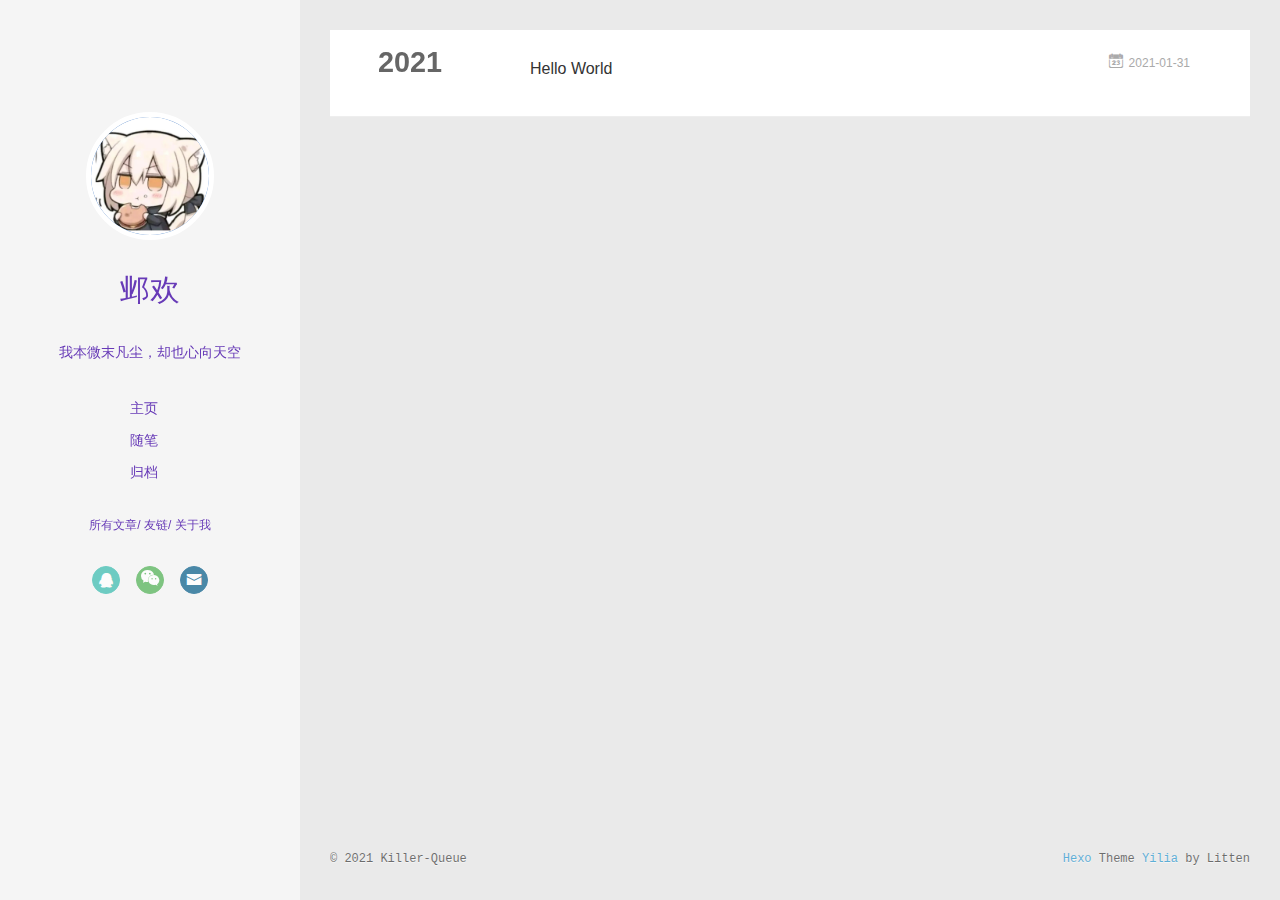
<file: archives/2021/01/index.html>
<!DOCTYPE html>
<html>
<head>
  <meta charset="utf-8">
  
  <meta name="renderer" content="webkit">
  <meta http-equiv="X-UA-Compatible" content="IE=edge" >
  <link rel="dns-prefetch" href="https://Killer-Queue.github.io">
  <title>Archives: 2021/1 | 邺欢的博客</title>
  <meta name="viewport" content="width=device-width, initial-scale=1, maximum-scale=1">
  <meta name="description" content="个人技术博客">
<meta property="og:type" content="website">
<meta property="og:title" content="邺欢的博客">
<meta property="og:url" content="https://killer-queue.github.io/archives/2021/01/index.html">
<meta property="og:site_name" content="邺欢的博客">
<meta property="og:description" content="个人技术博客">
<meta property="og:locale" content="zh_CN">
<meta property="article:author" content="Killer-Queue">
<meta name="twitter:card" content="summary">
  
    <link rel="alternative" href="/atom.xml" title="邺欢的博客" type="application/atom+xml">
  
  
    <link rel="icon" href="/assets/wangyetouxiang.png">
  
  <link rel="stylesheet" type="text/css" href="/./main.0cf68a.css">
  <style type="text/css">
  
    #container.show {
      background: linear-gradient(200deg,#a0cfe4,#e8c37e);
    }
  </style>
  

  

<meta name="generator" content="Hexo 5.3.0"></head>

<body>
  <div id="container" q-class="show:isCtnShow">
    <canvas id="anm-canvas" class="anm-canvas"></canvas>
    <div class="left-col" q-class="show:isShow">
      
<!-- <div class="overlay" style="background: #4d4d4d" ></div> -->
<div class="overlay"> </div>
<div class="intrude-less">
	<header id="header" class="inner">
		<a href="/" class="profilepic">
			<img src="/assets/touxiang.jpg" class="js-avatar">
		</a>
		<hgroup>
		  <h1 class="header-author"><a href="/">邺欢</a></h1>
		</hgroup>
		
		<p class="header-subtitle">我本微末凡尘，却也心向天空</p>
		

		<nav class="header-menu">
			<ul>
			
				<li><a href="/">主页</a></li>
	        
				<li><a href="/tags/%E9%9A%8F%E7%AC%94/">随笔</a></li>
	        
				<li><a href="/archives/index.html">归档</a></li>
	        
			</ul>
		</nav>
		<nav class="header-smart-menu">
    		
    			
    			<a q-on="click: openSlider(e, 'innerArchive')" href="javascript:void(0)">所有文章</a>
    			
            
    			
    			<a q-on="click: openSlider(e, 'friends')" href="javascript:void(0)">友链</a>
    			
            
    			
    			<a q-on="click: openSlider(e, 'aboutme')" href="javascript:void(0)">关于我</a>
    			
            
		</nav>
		<nav class="header-nav">
			<div class="social">
				
					<a class="qq" target="_blank" href="/assets/qie.jpg" title="qq"><i class="icon-qq"></i></a>
		        
					<a class="weixin" target="_blank" href="/assets/weixin.jpg" title="weixin"><i class="icon-weixin"></i></a>
		        
					<a class="mail" target="_blank" href="mailto:1179868384@qq.com" title="mail"><i class="icon-mail"></i></a>
		        
			</div>
		<!-- 网易云音乐插件 -->
		
    		<div style="position:absolute; bottom:120px left:auto; width:85%">
        		<iframe frameborder="no" border="0" marginwidth="0" marginheight="0" width=298 height=52 src="//music.163.com/outchain/player?type=2&id=1351353129&auto=0&height=32"></iframe>
    		</div>
		
		</nav> 
	</header>		
</div>

    </div>
    <div class="mid-col" q-class="show:isShow,hide:isShow|isFalse">
      
<nav id="mobile-nav">
  	<div class="overlay js-overlay" style="background: #4d4d4d"></div>
	<div class="btnctn js-mobile-btnctn">
  		<div class="slider-trigger list" q-on="click: openSlider(e)"><i class="icon icon-sort"></i></div>
	</div>
	<div class="intrude-less">
		<header id="header" class="inner">
			<div class="profilepic">
				<img src="/assets/touxiang.jpg" class="js-avatar">
			</div>
			<hgroup>
			  <h1 class="header-author js-header-author">邺欢</h1>
			</hgroup>
			
			<p class="header-subtitle"><i class="icon icon-quo-left"></i>我本微末凡尘，却也心向天空<i class="icon icon-quo-right"></i></p>
			
			
			
				
			
				
			
				
			
			
			
			<nav class="header-nav">
				<div class="social">
					
						<a class="qq" target="_blank" href="/assets/qie.jpg" title="qq"><i class="icon-qq"></i></a>
			        
						<a class="weixin" target="_blank" href="/assets/weixin.jpg" title="weixin"><i class="icon-weixin"></i></a>
			        
						<a class="mail" target="_blank" href="mailto:1179868384@qq.com" title="mail"><i class="icon-mail"></i></a>
			        
				</div>
			</nav>

			<nav class="header-menu js-header-menu">
				<ul style="width: 70%">
				
				
					<li style="width: 33.333333333333336%"><a href="/">主页</a></li>
		        
					<li style="width: 33.333333333333336%"><a href="/tags/%E9%9A%8F%E7%AC%94/">随笔</a></li>
		        
					<li style="width: 33.333333333333336%"><a href="/archives/index.html">归档</a></li>
		        
				</ul>
			</nav>
		</header>				
	</div>
	<div class="mobile-mask" style="display:none" q-show="isShow"></div>
</nav>

      <div id="wrapper" class="body-wrap">
        <div class="menu-l">
          <div class="canvas-wrap">
            <canvas data-colors="#eaeaea" data-sectionHeight="100" data-contentId="js-content" id="myCanvas1" class="anm-canvas"></canvas>
          </div>
          <div id="js-content" class="content-ll">
            
  
  
    
    
      
      
      <section class="archives-wrap">
        <div class="archive-year-wrap">
          <a href="/archives/2021" class="archive-year">2021</a>
        </div>
        <div class="archives">
    
    <article class="archive-article archive-type-post">
  <div class="archive-article-inner">
    <header class="archive-article-header">
      	<div class="article-meta">
	      	<a href="/2021/01/31/hello-world/" class="archive-article-date">
  	<time datetime="2021-01-31T05:58:39.554Z" itemprop="datePublished"><i class="icon-calendar icon"></i>2021-01-31</time>
</a>
        </div>
    	 
  
    <h1 itemprop="name">
      <a class="archive-article-title" href="/2021/01/31/hello-world/">Hello World</a>
    </h1>
  

        <div class="article-info info-on-right">
          
          

        </div>
        <div class="clearfix"></div>
    </header>
  </div>
</article>
  
  
    </div></section>
  

    


          </div>
        </div>
      </div>
      <footer id="footer">
  <div class="outer">
    <div id="footer-info">
    	<div class="footer-left">
    		&copy; 2021 Killer-Queue
    	</div>
      	<div class="footer-right">
      		<a href="http://hexo.io/" target="_blank">Hexo</a>  Theme <a href="https://github.com/litten/hexo-theme-yilia" target="_blank">Yilia</a> by Litten
      	</div>
    </div>
  </div>
</footer>

<!--页面点击小红心-->
<script type="text/javascript" src="/love.js"></script>

    </div>
    <script>
	var yiliaConfig = {
		mathjax: false,
		isHome: false,
		isPost: false,
		isArchive: true,
		isTag: false,
		isCategory: false,
		open_in_new: false,
		toc_hide_index: true,
		root: "/",
		innerArchive: true,
		showTags: false
	}
</script>

<script>!function(t){function n(e){if(r[e])return r[e].exports;var i=r[e]={exports:{},id:e,loaded:!1};return t[e].call(i.exports,i,i.exports,n),i.loaded=!0,i.exports}var r={};n.m=t,n.c=r,n.p="./",n(0)}([function(t,n,r){r(195),t.exports=r(191)},function(t,n,r){var e=r(3),i=r(52),o=r(27),u=r(28),c=r(53),f="prototype",a=function(t,n,r){var s,l,h,v,p=t&a.F,d=t&a.G,y=t&a.S,g=t&a.P,b=t&a.B,m=d?e:y?e[n]||(e[n]={}):(e[n]||{})[f],x=d?i:i[n]||(i[n]={}),w=x[f]||(x[f]={});d&&(r=n);for(s in r)l=!p&&m&&void 0!==m[s],h=(l?m:r)[s],v=b&&l?c(h,e):g&&"function"==typeof h?c(Function.call,h):h,m&&u(m,s,h,t&a.U),x[s]!=h&&o(x,s,v),g&&w[s]!=h&&(w[s]=h)};e.core=i,a.F=1,a.G=2,a.S=4,a.P=8,a.B=16,a.W=32,a.U=64,a.R=128,t.exports=a},function(t,n,r){var e=r(6);t.exports=function(t){if(!e(t))throw TypeError(t+" is not an object!");return t}},function(t,n){var r=t.exports="undefined"!=typeof window&&window.Math==Math?window:"undefined"!=typeof self&&self.Math==Math?self:Function("return this")();"number"==typeof __g&&(__g=r)},function(t,n){t.exports=function(t){try{return!!t()}catch(t){return!0}}},function(t,n){var r=t.exports="undefined"!=typeof window&&window.Math==Math?window:"undefined"!=typeof self&&self.Math==Math?self:Function("return this")();"number"==typeof __g&&(__g=r)},function(t,n){t.exports=function(t){return"object"==typeof t?null!==t:"function"==typeof t}},function(t,n,r){var e=r(126)("wks"),i=r(76),o=r(3).Symbol,u="function"==typeof o;(t.exports=function(t){return e[t]||(e[t]=u&&o[t]||(u?o:i)("Symbol."+t))}).store=e},function(t,n){var r={}.hasOwnProperty;t.exports=function(t,n){return r.call(t,n)}},function(t,n,r){var e=r(94),i=r(33);t.exports=function(t){return e(i(t))}},function(t,n,r){t.exports=!r(4)(function(){return 7!=Object.defineProperty({},"a",{get:function(){return 7}}).a})},function(t,n,r){var e=r(2),i=r(167),o=r(50),u=Object.defineProperty;n.f=r(10)?Object.defineProperty:function(t,n,r){if(e(t),n=o(n,!0),e(r),i)try{return u(t,n,r)}catch(t){}if("get"in r||"set"in r)throw TypeError("Accessors not supported!");return"value"in r&&(t[n]=r.value),t}},function(t,n,r){t.exports=!r(18)(function(){return 7!=Object.defineProperty({},"a",{get:function(){return 7}}).a})},function(t,n,r){var e=r(14),i=r(22);t.exports=r(12)?function(t,n,r){return e.f(t,n,i(1,r))}:function(t,n,r){return t[n]=r,t}},function(t,n,r){var e=r(20),i=r(58),o=r(42),u=Object.defineProperty;n.f=r(12)?Object.defineProperty:function(t,n,r){if(e(t),n=o(n,!0),e(r),i)try{return u(t,n,r)}catch(t){}if("get"in r||"set"in r)throw TypeError("Accessors not supported!");return"value"in r&&(t[n]=r.value),t}},function(t,n,r){var e=r(40)("wks"),i=r(23),o=r(5).Symbol,u="function"==typeof o;(t.exports=function(t){return e[t]||(e[t]=u&&o[t]||(u?o:i)("Symbol."+t))}).store=e},function(t,n,r){var e=r(67),i=Math.min;t.exports=function(t){return t>0?i(e(t),9007199254740991):0}},function(t,n,r){var e=r(46);t.exports=function(t){return Object(e(t))}},function(t,n){t.exports=function(t){try{return!!t()}catch(t){return!0}}},function(t,n,r){var e=r(63),i=r(34);t.exports=Object.keys||function(t){return e(t,i)}},function(t,n,r){var e=r(21);t.exports=function(t){if(!e(t))throw TypeError(t+" is not an object!");return t}},function(t,n){t.exports=function(t){return"object"==typeof t?null!==t:"function"==typeof t}},function(t,n){t.exports=function(t,n){return{enumerable:!(1&t),configurable:!(2&t),writable:!(4&t),value:n}}},function(t,n){var r=0,e=Math.random();t.exports=function(t){return"Symbol(".concat(void 0===t?"":t,")_",(++r+e).toString(36))}},function(t,n){var r={}.hasOwnProperty;t.exports=function(t,n){return r.call(t,n)}},function(t,n){var r=t.exports={version:"2.4.0"};"number"==typeof __e&&(__e=r)},function(t,n){t.exports=function(t){if("function"!=typeof t)throw TypeError(t+" is not a function!");return t}},function(t,n,r){var e=r(11),i=r(66);t.exports=r(10)?function(t,n,r){return e.f(t,n,i(1,r))}:function(t,n,r){return t[n]=r,t}},function(t,n,r){var e=r(3),i=r(27),o=r(24),u=r(76)("src"),c="toString",f=Function[c],a=(""+f).split(c);r(52).inspectSource=function(t){return f.call(t)},(t.exports=function(t,n,r,c){var f="function"==typeof r;f&&(o(r,"name")||i(r,"name",n)),t[n]!==r&&(f&&(o(r,u)||i(r,u,t[n]?""+t[n]:a.join(String(n)))),t===e?t[n]=r:c?t[n]?t[n]=r:i(t,n,r):(delete t[n],i(t,n,r)))})(Function.prototype,c,function(){return"function"==typeof this&&this[u]||f.call(this)})},function(t,n,r){var e=r(1),i=r(4),o=r(46),u=function(t,n,r,e){var i=String(o(t)),u="<"+n;return""!==r&&(u+=" "+r+'="'+String(e).replace(/"/g,"&quot;")+'"'),u+">"+i+"</"+n+">"};t.exports=function(t,n){var r={};r[t]=n(u),e(e.P+e.F*i(function(){var n=""[t]('"');return n!==n.toLowerCase()||n.split('"').length>3}),"String",r)}},function(t,n,r){var e=r(115),i=r(46);t.exports=function(t){return e(i(t))}},function(t,n,r){var e=r(116),i=r(66),o=r(30),u=r(50),c=r(24),f=r(167),a=Object.getOwnPropertyDescriptor;n.f=r(10)?a:function(t,n){if(t=o(t),n=u(n,!0),f)try{return a(t,n)}catch(t){}if(c(t,n))return i(!e.f.call(t,n),t[n])}},function(t,n,r){var e=r(24),i=r(17),o=r(145)("IE_PROTO"),u=Object.prototype;t.exports=Object.getPrototypeOf||function(t){return t=i(t),e(t,o)?t[o]:"function"==typeof t.constructor&&t instanceof t.constructor?t.constructor.prototype:t instanceof Object?u:null}},function(t,n){t.exports=function(t){if(void 0==t)throw TypeError("Can't call method on  "+t);return t}},function(t,n){t.exports="constructor,hasOwnProperty,isPrototypeOf,propertyIsEnumerable,toLocaleString,toString,valueOf".split(",")},function(t,n){t.exports={}},function(t,n){t.exports=!0},function(t,n){n.f={}.propertyIsEnumerable},function(t,n,r){var e=r(14).f,i=r(8),o=r(15)("toStringTag");t.exports=function(t,n,r){t&&!i(t=r?t:t.prototype,o)&&e(t,o,{configurable:!0,value:n})}},function(t,n,r){var e=r(40)("keys"),i=r(23);t.exports=function(t){return e[t]||(e[t]=i(t))}},function(t,n,r){var e=r(5),i="__core-js_shared__",o=e[i]||(e[i]={});t.exports=function(t){return o[t]||(o[t]={})}},function(t,n){var r=Math.ceil,e=Math.floor;t.exports=function(t){return isNaN(t=+t)?0:(t>0?e:r)(t)}},function(t,n,r){var e=r(21);t.exports=function(t,n){if(!e(t))return t;var r,i;if(n&&"function"==typeof(r=t.toString)&&!e(i=r.call(t)))return i;if("function"==typeof(r=t.valueOf)&&!e(i=r.call(t)))return i;if(!n&&"function"==typeof(r=t.toString)&&!e(i=r.call(t)))return i;throw TypeError("Can't convert object to primitive value")}},function(t,n,r){var e=r(5),i=r(25),o=r(36),u=r(44),c=r(14).f;t.exports=function(t){var n=i.Symbol||(i.Symbol=o?{}:e.Symbol||{});"_"==t.charAt(0)||t in n||c(n,t,{value:u.f(t)})}},function(t,n,r){n.f=r(15)},function(t,n){var r={}.toString;t.exports=function(t){return r.call(t).slice(8,-1)}},function(t,n){t.exports=function(t){if(void 0==t)throw TypeError("Can't call method on  "+t);return t}},function(t,n,r){var e=r(4);t.exports=function(t,n){return!!t&&e(function(){n?t.call(null,function(){},1):t.call(null)})}},function(t,n,r){var e=r(53),i=r(115),o=r(17),u=r(16),c=r(203);t.exports=function(t,n){var r=1==t,f=2==t,a=3==t,s=4==t,l=6==t,h=5==t||l,v=n||c;return function(n,c,p){for(var d,y,g=o(n),b=i(g),m=e(c,p,3),x=u(b.length),w=0,S=r?v(n,x):f?v(n,0):void 0;x>w;w++)if((h||w in b)&&(d=b[w],y=m(d,w,g),t))if(r)S[w]=y;else if(y)switch(t){case 3:return!0;case 5:return d;case 6:return w;case 2:S.push(d)}else if(s)return!1;return l?-1:a||s?s:S}}},function(t,n,r){var e=r(1),i=r(52),o=r(4);t.exports=function(t,n){var r=(i.Object||{})[t]||Object[t],u={};u[t]=n(r),e(e.S+e.F*o(function(){r(1)}),"Object",u)}},function(t,n,r){var e=r(6);t.exports=function(t,n){if(!e(t))return t;var r,i;if(n&&"function"==typeof(r=t.toString)&&!e(i=r.call(t)))return i;if("function"==typeof(r=t.valueOf)&&!e(i=r.call(t)))return i;if(!n&&"function"==typeof(r=t.toString)&&!e(i=r.call(t)))return i;throw TypeError("Can't convert object to primitive value")}},function(t,n,r){var e=r(5),i=r(25),o=r(91),u=r(13),c="prototype",f=function(t,n,r){var a,s,l,h=t&f.F,v=t&f.G,p=t&f.S,d=t&f.P,y=t&f.B,g=t&f.W,b=v?i:i[n]||(i[n]={}),m=b[c],x=v?e:p?e[n]:(e[n]||{})[c];v&&(r=n);for(a in r)(s=!h&&x&&void 0!==x[a])&&a in b||(l=s?x[a]:r[a],b[a]=v&&"function"!=typeof x[a]?r[a]:y&&s?o(l,e):g&&x[a]==l?function(t){var n=function(n,r,e){if(this instanceof t){switch(arguments.length){case 0:return new t;case 1:return new t(n);case 2:return new t(n,r)}return new t(n,r,e)}return t.apply(this,arguments)};return n[c]=t[c],n}(l):d&&"function"==typeof l?o(Function.call,l):l,d&&((b.virtual||(b.virtual={}))[a]=l,t&f.R&&m&&!m[a]&&u(m,a,l)))};f.F=1,f.G=2,f.S=4,f.P=8,f.B=16,f.W=32,f.U=64,f.R=128,t.exports=f},function(t,n){var r=t.exports={version:"2.4.0"};"number"==typeof __e&&(__e=r)},function(t,n,r){var e=r(26);t.exports=function(t,n,r){if(e(t),void 0===n)return t;switch(r){case 1:return function(r){return t.call(n,r)};case 2:return function(r,e){return t.call(n,r,e)};case 3:return function(r,e,i){return t.call(n,r,e,i)}}return function(){return t.apply(n,arguments)}}},function(t,n,r){var e=r(183),i=r(1),o=r(126)("metadata"),u=o.store||(o.store=new(r(186))),c=function(t,n,r){var i=u.get(t);if(!i){if(!r)return;u.set(t,i=new e)}var o=i.get(n);if(!o){if(!r)return;i.set(n,o=new e)}return o},f=function(t,n,r){var e=c(n,r,!1);return void 0!==e&&e.has(t)},a=function(t,n,r){var e=c(n,r,!1);return void 0===e?void 0:e.get(t)},s=function(t,n,r,e){c(r,e,!0).set(t,n)},l=function(t,n){var r=c(t,n,!1),e=[];return r&&r.forEach(function(t,n){e.push(n)}),e},h=function(t){return void 0===t||"symbol"==typeof t?t:String(t)},v=function(t){i(i.S,"Reflect",t)};t.exports={store:u,map:c,has:f,get:a,set:s,keys:l,key:h,exp:v}},function(t,n,r){"use strict";if(r(10)){var e=r(69),i=r(3),o=r(4),u=r(1),c=r(127),f=r(152),a=r(53),s=r(68),l=r(66),h=r(27),v=r(73),p=r(67),d=r(16),y=r(75),g=r(50),b=r(24),m=r(180),x=r(114),w=r(6),S=r(17),_=r(137),O=r(70),E=r(32),P=r(71).f,j=r(154),F=r(76),M=r(7),A=r(48),N=r(117),T=r(146),I=r(155),k=r(80),L=r(123),R=r(74),C=r(130),D=r(160),U=r(11),W=r(31),G=U.f,B=W.f,V=i.RangeError,z=i.TypeError,q=i.Uint8Array,K="ArrayBuffer",J="Shared"+K,Y="BYTES_PER_ELEMENT",H="prototype",$=Array[H],X=f.ArrayBuffer,Q=f.DataView,Z=A(0),tt=A(2),nt=A(3),rt=A(4),et=A(5),it=A(6),ot=N(!0),ut=N(!1),ct=I.values,ft=I.keys,at=I.entries,st=$.lastIndexOf,lt=$.reduce,ht=$.reduceRight,vt=$.join,pt=$.sort,dt=$.slice,yt=$.toString,gt=$.toLocaleString,bt=M("iterator"),mt=M("toStringTag"),xt=F("typed_constructor"),wt=F("def_constructor"),St=c.CONSTR,_t=c.TYPED,Ot=c.VIEW,Et="Wrong length!",Pt=A(1,function(t,n){return Tt(T(t,t[wt]),n)}),jt=o(function(){return 1===new q(new Uint16Array([1]).buffer)[0]}),Ft=!!q&&!!q[H].set&&o(function(){new q(1).set({})}),Mt=function(t,n){if(void 0===t)throw z(Et);var r=+t,e=d(t);if(n&&!m(r,e))throw V(Et);return e},At=function(t,n){var r=p(t);if(r<0||r%n)throw V("Wrong offset!");return r},Nt=function(t){if(w(t)&&_t in t)return t;throw z(t+" is not a typed array!")},Tt=function(t,n){if(!(w(t)&&xt in t))throw z("It is not a typed array constructor!");return new t(n)},It=function(t,n){return kt(T(t,t[wt]),n)},kt=function(t,n){for(var r=0,e=n.length,i=Tt(t,e);e>r;)i[r]=n[r++];return i},Lt=function(t,n,r){G(t,n,{get:function(){return this._d[r]}})},Rt=function(t){var n,r,e,i,o,u,c=S(t),f=arguments.length,s=f>1?arguments[1]:void 0,l=void 0!==s,h=j(c);if(void 0!=h&&!_(h)){for(u=h.call(c),e=[],n=0;!(o=u.next()).done;n++)e.push(o.value);c=e}for(l&&f>2&&(s=a(s,arguments[2],2)),n=0,r=d(c.length),i=Tt(this,r);r>n;n++)i[n]=l?s(c[n],n):c[n];return i},Ct=function(){for(var t=0,n=arguments.length,r=Tt(this,n);n>t;)r[t]=arguments[t++];return r},Dt=!!q&&o(function(){gt.call(new q(1))}),Ut=function(){return gt.apply(Dt?dt.call(Nt(this)):Nt(this),arguments)},Wt={copyWithin:function(t,n){return D.call(Nt(this),t,n,arguments.length>2?arguments[2]:void 0)},every:function(t){return rt(Nt(this),t,arguments.length>1?arguments[1]:void 0)},fill:function(t){return C.apply(Nt(this),arguments)},filter:function(t){return It(this,tt(Nt(this),t,arguments.length>1?arguments[1]:void 0))},find:function(t){return et(Nt(this),t,arguments.length>1?arguments[1]:void 0)},findIndex:function(t){return it(Nt(this),t,arguments.length>1?arguments[1]:void 0)},forEach:function(t){Z(Nt(this),t,arguments.length>1?arguments[1]:void 0)},indexOf:function(t){return ut(Nt(this),t,arguments.length>1?arguments[1]:void 0)},includes:function(t){return ot(Nt(this),t,arguments.length>1?arguments[1]:void 0)},join:function(t){return vt.apply(Nt(this),arguments)},lastIndexOf:function(t){return st.apply(Nt(this),arguments)},map:function(t){return Pt(Nt(this),t,arguments.length>1?arguments[1]:void 0)},reduce:function(t){return lt.apply(Nt(this),arguments)},reduceRight:function(t){return ht.apply(Nt(this),arguments)},reverse:function(){for(var t,n=this,r=Nt(n).length,e=Math.floor(r/2),i=0;i<e;)t=n[i],n[i++]=n[--r],n[r]=t;return n},some:function(t){return nt(Nt(this),t,arguments.length>1?arguments[1]:void 0)},sort:function(t){return pt.call(Nt(this),t)},subarray:function(t,n){var r=Nt(this),e=r.length,i=y(t,e);return new(T(r,r[wt]))(r.buffer,r.byteOffset+i*r.BYTES_PER_ELEMENT,d((void 0===n?e:y(n,e))-i))}},Gt=function(t,n){return It(this,dt.call(Nt(this),t,n))},Bt=function(t){Nt(this);var n=At(arguments[1],1),r=this.length,e=S(t),i=d(e.length),o=0;if(i+n>r)throw V(Et);for(;o<i;)this[n+o]=e[o++]},Vt={entries:function(){return at.call(Nt(this))},keys:function(){return ft.call(Nt(this))},values:function(){return ct.call(Nt(this))}},zt=function(t,n){return w(t)&&t[_t]&&"symbol"!=typeof n&&n in t&&String(+n)==String(n)},qt=function(t,n){return zt(t,n=g(n,!0))?l(2,t[n]):B(t,n)},Kt=function(t,n,r){return!(zt(t,n=g(n,!0))&&w(r)&&b(r,"value"))||b(r,"get")||b(r,"set")||r.configurable||b(r,"writable")&&!r.writable||b(r,"enumerable")&&!r.enumerable?G(t,n,r):(t[n]=r.value,t)};St||(W.f=qt,U.f=Kt),u(u.S+u.F*!St,"Object",{getOwnPropertyDescriptor:qt,defineProperty:Kt}),o(function(){yt.call({})})&&(yt=gt=function(){return vt.call(this)});var Jt=v({},Wt);v(Jt,Vt),h(Jt,bt,Vt.values),v(Jt,{slice:Gt,set:Bt,constructor:function(){},toString:yt,toLocaleString:Ut}),Lt(Jt,"buffer","b"),Lt(Jt,"byteOffset","o"),Lt(Jt,"byteLength","l"),Lt(Jt,"length","e"),G(Jt,mt,{get:function(){return this[_t]}}),t.exports=function(t,n,r,f){f=!!f;var a=t+(f?"Clamped":"")+"Array",l="Uint8Array"!=a,v="get"+t,p="set"+t,y=i[a],g=y||{},b=y&&E(y),m=!y||!c.ABV,S={},_=y&&y[H],j=function(t,r){var e=t._d;return e.v[v](r*n+e.o,jt)},F=function(t,r,e){var i=t._d;f&&(e=(e=Math.round(e))<0?0:e>255?255:255&e),i.v[p](r*n+i.o,e,jt)},M=function(t,n){G(t,n,{get:function(){return j(this,n)},set:function(t){return F(this,n,t)},enumerable:!0})};m?(y=r(function(t,r,e,i){s(t,y,a,"_d");var o,u,c,f,l=0,v=0;if(w(r)){if(!(r instanceof X||(f=x(r))==K||f==J))return _t in r?kt(y,r):Rt.call(y,r);o=r,v=At(e,n);var p=r.byteLength;if(void 0===i){if(p%n)throw V(Et);if((u=p-v)<0)throw V(Et)}else if((u=d(i)*n)+v>p)throw V(Et);c=u/n}else c=Mt(r,!0),u=c*n,o=new X(u);for(h(t,"_d",{b:o,o:v,l:u,e:c,v:new Q(o)});l<c;)M(t,l++)}),_=y[H]=O(Jt),h(_,"constructor",y)):L(function(t){new y(null),new y(t)},!0)||(y=r(function(t,r,e,i){s(t,y,a);var o;return w(r)?r instanceof X||(o=x(r))==K||o==J?void 0!==i?new g(r,At(e,n),i):void 0!==e?new g(r,At(e,n)):new g(r):_t in r?kt(y,r):Rt.call(y,r):new g(Mt(r,l))}),Z(b!==Function.prototype?P(g).concat(P(b)):P(g),function(t){t in y||h(y,t,g[t])}),y[H]=_,e||(_.constructor=y));var A=_[bt],N=!!A&&("values"==A.name||void 0==A.name),T=Vt.values;h(y,xt,!0),h(_,_t,a),h(_,Ot,!0),h(_,wt,y),(f?new y(1)[mt]==a:mt in _)||G(_,mt,{get:function(){return a}}),S[a]=y,u(u.G+u.W+u.F*(y!=g),S),u(u.S,a,{BYTES_PER_ELEMENT:n,from:Rt,of:Ct}),Y in _||h(_,Y,n),u(u.P,a,Wt),R(a),u(u.P+u.F*Ft,a,{set:Bt}),u(u.P+u.F*!N,a,Vt),u(u.P+u.F*(_.toString!=yt),a,{toString:yt}),u(u.P+u.F*o(function(){new y(1).slice()}),a,{slice:Gt}),u(u.P+u.F*(o(function(){return[1,2].toLocaleString()!=new y([1,2]).toLocaleString()})||!o(function(){_.toLocaleString.call([1,2])})),a,{toLocaleString:Ut}),k[a]=N?A:T,e||N||h(_,bt,T)}}else t.exports=function(){}},function(t,n){var r={}.toString;t.exports=function(t){return r.call(t).slice(8,-1)}},function(t,n,r){var e=r(21),i=r(5).document,o=e(i)&&e(i.createElement);t.exports=function(t){return o?i.createElement(t):{}}},function(t,n,r){t.exports=!r(12)&&!r(18)(function(){return 7!=Object.defineProperty(r(57)("div"),"a",{get:function(){return 7}}).a})},function(t,n,r){"use strict";var e=r(36),i=r(51),o=r(64),u=r(13),c=r(8),f=r(35),a=r(96),s=r(38),l=r(103),h=r(15)("iterator"),v=!([].keys&&"next"in[].keys()),p="keys",d="values",y=function(){return this};t.exports=function(t,n,r,g,b,m,x){a(r,n,g);var w,S,_,O=function(t){if(!v&&t in F)return F[t];switch(t){case p:case d:return function(){return new r(this,t)}}return function(){return new r(this,t)}},E=n+" Iterator",P=b==d,j=!1,F=t.prototype,M=F[h]||F["@@iterator"]||b&&F[b],A=M||O(b),N=b?P?O("entries"):A:void 0,T="Array"==n?F.entries||M:M;if(T&&(_=l(T.call(new t)))!==Object.prototype&&(s(_,E,!0),e||c(_,h)||u(_,h,y)),P&&M&&M.name!==d&&(j=!0,A=function(){return M.call(this)}),e&&!x||!v&&!j&&F[h]||u(F,h,A),f[n]=A,f[E]=y,b)if(w={values:P?A:O(d),keys:m?A:O(p),entries:N},x)for(S in w)S in F||o(F,S,w[S]);else i(i.P+i.F*(v||j),n,w);return w}},function(t,n,r){var e=r(20),i=r(100),o=r(34),u=r(39)("IE_PROTO"),c=function(){},f="prototype",a=function(){var t,n=r(57)("iframe"),e=o.length;for(n.style.display="none",r(93).appendChild(n),n.src="javascript:",t=n.contentWindow.document,t.open(),t.write("<script>document.F=Object<\/script>"),t.close(),a=t.F;e--;)delete a[f][o[e]];return a()};t.exports=Object.create||function(t,n){var r;return null!==t?(c[f]=e(t),r=new c,c[f]=null,r[u]=t):r=a(),void 0===n?r:i(r,n)}},function(t,n,r){var e=r(63),i=r(34).concat("length","prototype");n.f=Object.getOwnPropertyNames||function(t){return e(t,i)}},function(t,n){n.f=Object.getOwnPropertySymbols},function(t,n,r){var e=r(8),i=r(9),o=r(90)(!1),u=r(39)("IE_PROTO");t.exports=function(t,n){var r,c=i(t),f=0,a=[];for(r in c)r!=u&&e(c,r)&&a.push(r);for(;n.length>f;)e(c,r=n[f++])&&(~o(a,r)||a.push(r));return a}},function(t,n,r){t.exports=r(13)},function(t,n,r){var e=r(76)("meta"),i=r(6),o=r(24),u=r(11).f,c=0,f=Object.isExtensible||function(){return!0},a=!r(4)(function(){return f(Object.preventExtensions({}))}),s=function(t){u(t,e,{value:{i:"O"+ ++c,w:{}}})},l=function(t,n){if(!i(t))return"symbol"==typeof t?t:("string"==typeof t?"S":"P")+t;if(!o(t,e)){if(!f(t))return"F";if(!n)return"E";s(t)}return t[e].i},h=function(t,n){if(!o(t,e)){if(!f(t))return!0;if(!n)return!1;s(t)}return t[e].w},v=function(t){return a&&p.NEED&&f(t)&&!o(t,e)&&s(t),t},p=t.exports={KEY:e,NEED:!1,fastKey:l,getWeak:h,onFreeze:v}},function(t,n){t.exports=function(t,n){return{enumerable:!(1&t),configurable:!(2&t),writable:!(4&t),value:n}}},function(t,n){var r=Math.ceil,e=Math.floor;t.exports=function(t){return isNaN(t=+t)?0:(t>0?e:r)(t)}},function(t,n){t.exports=function(t,n,r,e){if(!(t instanceof n)||void 0!==e&&e in t)throw TypeError(r+": incorrect invocation!");return t}},function(t,n){t.exports=!1},function(t,n,r){var e=r(2),i=r(173),o=r(133),u=r(145)("IE_PROTO"),c=function(){},f="prototype",a=function(){var t,n=r(132)("iframe"),e=o.length;for(n.style.display="none",r(135).appendChild(n),n.src="javascript:",t=n.contentWindow.document,t.open(),t.write("<script>document.F=Object<\/script>"),t.close(),a=t.F;e--;)delete a[f][o[e]];return a()};t.exports=Object.create||function(t,n){var r;return null!==t?(c[f]=e(t),r=new c,c[f]=null,r[u]=t):r=a(),void 0===n?r:i(r,n)}},function(t,n,r){var e=r(175),i=r(133).concat("length","prototype");n.f=Object.getOwnPropertyNames||function(t){return e(t,i)}},function(t,n,r){var e=r(175),i=r(133);t.exports=Object.keys||function(t){return e(t,i)}},function(t,n,r){var e=r(28);t.exports=function(t,n,r){for(var i in n)e(t,i,n[i],r);return t}},function(t,n,r){"use strict";var e=r(3),i=r(11),o=r(10),u=r(7)("species");t.exports=function(t){var n=e[t];o&&n&&!n[u]&&i.f(n,u,{configurable:!0,get:function(){return this}})}},function(t,n,r){var e=r(67),i=Math.max,o=Math.min;t.exports=function(t,n){return t=e(t),t<0?i(t+n,0):o(t,n)}},function(t,n){var r=0,e=Math.random();t.exports=function(t){return"Symbol(".concat(void 0===t?"":t,")_",(++r+e).toString(36))}},function(t,n,r){var e=r(33);t.exports=function(t){return Object(e(t))}},function(t,n,r){var e=r(7)("unscopables"),i=Array.prototype;void 0==i[e]&&r(27)(i,e,{}),t.exports=function(t){i[e][t]=!0}},function(t,n,r){var e=r(53),i=r(169),o=r(137),u=r(2),c=r(16),f=r(154),a={},s={},n=t.exports=function(t,n,r,l,h){var v,p,d,y,g=h?function(){return t}:f(t),b=e(r,l,n?2:1),m=0;if("function"!=typeof g)throw TypeError(t+" is not iterable!");if(o(g)){for(v=c(t.length);v>m;m++)if((y=n?b(u(p=t[m])[0],p[1]):b(t[m]))===a||y===s)return y}else for(d=g.call(t);!(p=d.next()).done;)if((y=i(d,b,p.value,n))===a||y===s)return y};n.BREAK=a,n.RETURN=s},function(t,n){t.exports={}},function(t,n,r){var e=r(11).f,i=r(24),o=r(7)("toStringTag");t.exports=function(t,n,r){t&&!i(t=r?t:t.prototype,o)&&e(t,o,{configurable:!0,value:n})}},function(t,n,r){var e=r(1),i=r(46),o=r(4),u=r(150),c="["+u+"]",f="​",a=RegExp("^"+c+c+"*"),s=RegExp(c+c+"*$"),l=function(t,n,r){var i={},c=o(function(){return!!u[t]()||f[t]()!=f}),a=i[t]=c?n(h):u[t];r&&(i[r]=a),e(e.P+e.F*c,"String",i)},h=l.trim=function(t,n){return t=String(i(t)),1&n&&(t=t.replace(a,"")),2&n&&(t=t.replace(s,"")),t};t.exports=l},function(t,n,r){t.exports={default:r(86),__esModule:!0}},function(t,n,r){t.exports={default:r(87),__esModule:!0}},function(t,n,r){"use strict";function e(t){return t&&t.__esModule?t:{default:t}}n.__esModule=!0;var i=r(84),o=e(i),u=r(83),c=e(u),f="function"==typeof c.default&&"symbol"==typeof o.default?function(t){return typeof t}:function(t){return t&&"function"==typeof c.default&&t.constructor===c.default&&t!==c.default.prototype?"symbol":typeof t};n.default="function"==typeof c.default&&"symbol"===f(o.default)?function(t){return void 0===t?"undefined":f(t)}:function(t){return t&&"function"==typeof c.default&&t.constructor===c.default&&t!==c.default.prototype?"symbol":void 0===t?"undefined":f(t)}},function(t,n,r){r(110),r(108),r(111),r(112),t.exports=r(25).Symbol},function(t,n,r){r(109),r(113),t.exports=r(44).f("iterator")},function(t,n){t.exports=function(t){if("function"!=typeof t)throw TypeError(t+" is not a function!");return t}},function(t,n){t.exports=function(){}},function(t,n,r){var e=r(9),i=r(106),o=r(105);t.exports=function(t){return function(n,r,u){var c,f=e(n),a=i(f.length),s=o(u,a);if(t&&r!=r){for(;a>s;)if((c=f[s++])!=c)return!0}else for(;a>s;s++)if((t||s in f)&&f[s]===r)return t||s||0;return!t&&-1}}},function(t,n,r){var e=r(88);t.exports=function(t,n,r){if(e(t),void 0===n)return t;switch(r){case 1:return function(r){return t.call(n,r)};case 2:return function(r,e){return t.call(n,r,e)};case 3:return function(r,e,i){return t.call(n,r,e,i)}}return function(){return t.apply(n,arguments)}}},function(t,n,r){var e=r(19),i=r(62),o=r(37);t.exports=function(t){var n=e(t),r=i.f;if(r)for(var u,c=r(t),f=o.f,a=0;c.length>a;)f.call(t,u=c[a++])&&n.push(u);return n}},function(t,n,r){t.exports=r(5).document&&document.documentElement},function(t,n,r){var e=r(56);t.exports=Object("z").propertyIsEnumerable(0)?Object:function(t){return"String"==e(t)?t.split(""):Object(t)}},function(t,n,r){var e=r(56);t.exports=Array.isArray||function(t){return"Array"==e(t)}},function(t,n,r){"use strict";var e=r(60),i=r(22),o=r(38),u={};r(13)(u,r(15)("iterator"),function(){return this}),t.exports=function(t,n,r){t.prototype=e(u,{next:i(1,r)}),o(t,n+" Iterator")}},function(t,n){t.exports=function(t,n){return{value:n,done:!!t}}},function(t,n,r){var e=r(19),i=r(9);t.exports=function(t,n){for(var r,o=i(t),u=e(o),c=u.length,f=0;c>f;)if(o[r=u[f++]]===n)return r}},function(t,n,r){var e=r(23)("meta"),i=r(21),o=r(8),u=r(14).f,c=0,f=Object.isExtensible||function(){return!0},a=!r(18)(function(){return f(Object.preventExtensions({}))}),s=function(t){u(t,e,{value:{i:"O"+ ++c,w:{}}})},l=function(t,n){if(!i(t))return"symbol"==typeof t?t:("string"==typeof t?"S":"P")+t;if(!o(t,e)){if(!f(t))return"F";if(!n)return"E";s(t)}return t[e].i},h=function(t,n){if(!o(t,e)){if(!f(t))return!0;if(!n)return!1;s(t)}return t[e].w},v=function(t){return a&&p.NEED&&f(t)&&!o(t,e)&&s(t),t},p=t.exports={KEY:e,NEED:!1,fastKey:l,getWeak:h,onFreeze:v}},function(t,n,r){var e=r(14),i=r(20),o=r(19);t.exports=r(12)?Object.defineProperties:function(t,n){i(t);for(var r,u=o(n),c=u.length,f=0;c>f;)e.f(t,r=u[f++],n[r]);return t}},function(t,n,r){var e=r(37),i=r(22),o=r(9),u=r(42),c=r(8),f=r(58),a=Object.getOwnPropertyDescriptor;n.f=r(12)?a:function(t,n){if(t=o(t),n=u(n,!0),f)try{return a(t,n)}catch(t){}if(c(t,n))return i(!e.f.call(t,n),t[n])}},function(t,n,r){var e=r(9),i=r(61).f,o={}.toString,u="object"==typeof window&&window&&Object.getOwnPropertyNames?Object.getOwnPropertyNames(window):[],c=function(t){try{return i(t)}catch(t){return u.slice()}};t.exports.f=function(t){return u&&"[object Window]"==o.call(t)?c(t):i(e(t))}},function(t,n,r){var e=r(8),i=r(77),o=r(39)("IE_PROTO"),u=Object.prototype;t.exports=Object.getPrototypeOf||function(t){return t=i(t),e(t,o)?t[o]:"function"==typeof t.constructor&&t instanceof t.constructor?t.constructor.prototype:t instanceof Object?u:null}},function(t,n,r){var e=r(41),i=r(33);t.exports=function(t){return function(n,r){var o,u,c=String(i(n)),f=e(r),a=c.length;return f<0||f>=a?t?"":void 0:(o=c.charCodeAt(f),o<55296||o>56319||f+1===a||(u=c.charCodeAt(f+1))<56320||u>57343?t?c.charAt(f):o:t?c.slice(f,f+2):u-56320+(o-55296<<10)+65536)}}},function(t,n,r){var e=r(41),i=Math.max,o=Math.min;t.exports=function(t,n){return t=e(t),t<0?i(t+n,0):o(t,n)}},function(t,n,r){var e=r(41),i=Math.min;t.exports=function(t){return t>0?i(e(t),9007199254740991):0}},function(t,n,r){"use strict";var e=r(89),i=r(97),o=r(35),u=r(9);t.exports=r(59)(Array,"Array",function(t,n){this._t=u(t),this._i=0,this._k=n},function(){var t=this._t,n=this._k,r=this._i++;return!t||r>=t.length?(this._t=void 0,i(1)):"keys"==n?i(0,r):"values"==n?i(0,t[r]):i(0,[r,t[r]])},"values"),o.Arguments=o.Array,e("keys"),e("values"),e("entries")},function(t,n){},function(t,n,r){"use strict";var e=r(104)(!0);r(59)(String,"String",function(t){this._t=String(t),this._i=0},function(){var t,n=this._t,r=this._i;return r>=n.length?{value:void 0,done:!0}:(t=e(n,r),this._i+=t.length,{value:t,done:!1})})},function(t,n,r){"use strict";var e=r(5),i=r(8),o=r(12),u=r(51),c=r(64),f=r(99).KEY,a=r(18),s=r(40),l=r(38),h=r(23),v=r(15),p=r(44),d=r(43),y=r(98),g=r(92),b=r(95),m=r(20),x=r(9),w=r(42),S=r(22),_=r(60),O=r(102),E=r(101),P=r(14),j=r(19),F=E.f,M=P.f,A=O.f,N=e.Symbol,T=e.JSON,I=T&&T.stringify,k="prototype",L=v("_hidden"),R=v("toPrimitive"),C={}.propertyIsEnumerable,D=s("symbol-registry"),U=s("symbols"),W=s("op-symbols"),G=Object[k],B="function"==typeof N,V=e.QObject,z=!V||!V[k]||!V[k].findChild,q=o&&a(function(){return 7!=_(M({},"a",{get:function(){return M(this,"a",{value:7}).a}})).a})?function(t,n,r){var e=F(G,n);e&&delete G[n],M(t,n,r),e&&t!==G&&M(G,n,e)}:M,K=function(t){var n=U[t]=_(N[k]);return n._k=t,n},J=B&&"symbol"==typeof N.iterator?function(t){return"symbol"==typeof t}:function(t){return t instanceof N},Y=function(t,n,r){return t===G&&Y(W,n,r),m(t),n=w(n,!0),m(r),i(U,n)?(r.enumerable?(i(t,L)&&t[L][n]&&(t[L][n]=!1),r=_(r,{enumerable:S(0,!1)})):(i(t,L)||M(t,L,S(1,{})),t[L][n]=!0),q(t,n,r)):M(t,n,r)},H=function(t,n){m(t);for(var r,e=g(n=x(n)),i=0,o=e.length;o>i;)Y(t,r=e[i++],n[r]);return t},$=function(t,n){return void 0===n?_(t):H(_(t),n)},X=function(t){var n=C.call(this,t=w(t,!0));return!(this===G&&i(U,t)&&!i(W,t))&&(!(n||!i(this,t)||!i(U,t)||i(this,L)&&this[L][t])||n)},Q=function(t,n){if(t=x(t),n=w(n,!0),t!==G||!i(U,n)||i(W,n)){var r=F(t,n);return!r||!i(U,n)||i(t,L)&&t[L][n]||(r.enumerable=!0),r}},Z=function(t){for(var n,r=A(x(t)),e=[],o=0;r.length>o;)i(U,n=r[o++])||n==L||n==f||e.push(n);return e},tt=function(t){for(var n,r=t===G,e=A(r?W:x(t)),o=[],u=0;e.length>u;)!i(U,n=e[u++])||r&&!i(G,n)||o.push(U[n]);return o};B||(N=function(){if(this instanceof N)throw TypeError("Symbol is not a constructor!");var t=h(arguments.length>0?arguments[0]:void 0),n=function(r){this===G&&n.call(W,r),i(this,L)&&i(this[L],t)&&(this[L][t]=!1),q(this,t,S(1,r))};return o&&z&&q(G,t,{configurable:!0,set:n}),K(t)},c(N[k],"toString",function(){return this._k}),E.f=Q,P.f=Y,r(61).f=O.f=Z,r(37).f=X,r(62).f=tt,o&&!r(36)&&c(G,"propertyIsEnumerable",X,!0),p.f=function(t){return K(v(t))}),u(u.G+u.W+u.F*!B,{Symbol:N});for(var nt="hasInstance,isConcatSpreadable,iterator,match,replace,search,species,split,toPrimitive,toStringTag,unscopables".split(","),rt=0;nt.length>rt;)v(nt[rt++]);for(var nt=j(v.store),rt=0;nt.length>rt;)d(nt[rt++]);u(u.S+u.F*!B,"Symbol",{for:function(t){return i(D,t+="")?D[t]:D[t]=N(t)},keyFor:function(t){if(J(t))return y(D,t);throw TypeError(t+" is not a symbol!")},useSetter:function(){z=!0},useSimple:function(){z=!1}}),u(u.S+u.F*!B,"Object",{create:$,defineProperty:Y,defineProperties:H,getOwnPropertyDescriptor:Q,getOwnPropertyNames:Z,getOwnPropertySymbols:tt}),T&&u(u.S+u.F*(!B||a(function(){var t=N();return"[null]"!=I([t])||"{}"!=I({a:t})||"{}"!=I(Object(t))})),"JSON",{stringify:function(t){if(void 0!==t&&!J(t)){for(var n,r,e=[t],i=1;arguments.length>i;)e.push(arguments[i++]);return n=e[1],"function"==typeof n&&(r=n),!r&&b(n)||(n=function(t,n){if(r&&(n=r.call(this,t,n)),!J(n))return n}),e[1]=n,I.apply(T,e)}}}),N[k][R]||r(13)(N[k],R,N[k].valueOf),l(N,"Symbol"),l(Math,"Math",!0),l(e.JSON,"JSON",!0)},function(t,n,r){r(43)("asyncIterator")},function(t,n,r){r(43)("observable")},function(t,n,r){r(107);for(var e=r(5),i=r(13),o=r(35),u=r(15)("toStringTag"),c=["NodeList","DOMTokenList","MediaList","StyleSheetList","CSSRuleList"],f=0;f<5;f++){var a=c[f],s=e[a],l=s&&s.prototype;l&&!l[u]&&i(l,u,a),o[a]=o.Array}},function(t,n,r){var e=r(45),i=r(7)("toStringTag"),o="Arguments"==e(function(){return arguments}()),u=function(t,n){try{return t[n]}catch(t){}};t.exports=function(t){var n,r,c;return void 0===t?"Undefined":null===t?"Null":"string"==typeof(r=u(n=Object(t),i))?r:o?e(n):"Object"==(c=e(n))&&"function"==typeof n.callee?"Arguments":c}},function(t,n,r){var e=r(45);t.exports=Object("z").propertyIsEnumerable(0)?Object:function(t){return"String"==e(t)?t.split(""):Object(t)}},function(t,n){n.f={}.propertyIsEnumerable},function(t,n,r){var e=r(30),i=r(16),o=r(75);t.exports=function(t){return function(n,r,u){var c,f=e(n),a=i(f.length),s=o(u,a);if(t&&r!=r){for(;a>s;)if((c=f[s++])!=c)return!0}else for(;a>s;s++)if((t||s in f)&&f[s]===r)return t||s||0;return!t&&-1}}},function(t,n,r){"use strict";var e=r(3),i=r(1),o=r(28),u=r(73),c=r(65),f=r(79),a=r(68),s=r(6),l=r(4),h=r(123),v=r(81),p=r(136);t.exports=function(t,n,r,d,y,g){var b=e[t],m=b,x=y?"set":"add",w=m&&m.prototype,S={},_=function(t){var n=w[t];o(w,t,"delete"==t?function(t){return!(g&&!s(t))&&n.call(this,0===t?0:t)}:"has"==t?function(t){return!(g&&!s(t))&&n.call(this,0===t?0:t)}:"get"==t?function(t){return g&&!s(t)?void 0:n.call(this,0===t?0:t)}:"add"==t?function(t){return n.call(this,0===t?0:t),this}:function(t,r){return n.call(this,0===t?0:t,r),this})};if("function"==typeof m&&(g||w.forEach&&!l(function(){(new m).entries().next()}))){var O=new m,E=O[x](g?{}:-0,1)!=O,P=l(function(){O.has(1)}),j=h(function(t){new m(t)}),F=!g&&l(function(){for(var t=new m,n=5;n--;)t[x](n,n);return!t.has(-0)});j||(m=n(function(n,r){a(n,m,t);var e=p(new b,n,m);return void 0!=r&&f(r,y,e[x],e),e}),m.prototype=w,w.constructor=m),(P||F)&&(_("delete"),_("has"),y&&_("get")),(F||E)&&_(x),g&&w.clear&&delete w.clear}else m=d.getConstructor(n,t,y,x),u(m.prototype,r),c.NEED=!0;return v(m,t),S[t]=m,i(i.G+i.W+i.F*(m!=b),S),g||d.setStrong(m,t,y),m}},function(t,n,r){"use strict";var e=r(27),i=r(28),o=r(4),u=r(46),c=r(7);t.exports=function(t,n,r){var f=c(t),a=r(u,f,""[t]),s=a[0],l=a[1];o(function(){var n={};return n[f]=function(){return 7},7!=""[t](n)})&&(i(String.prototype,t,s),e(RegExp.prototype,f,2==n?function(t,n){return l.call(t,this,n)}:function(t){return l.call(t,this)}))}
},function(t,n,r){"use strict";var e=r(2);t.exports=function(){var t=e(this),n="";return t.global&&(n+="g"),t.ignoreCase&&(n+="i"),t.multiline&&(n+="m"),t.unicode&&(n+="u"),t.sticky&&(n+="y"),n}},function(t,n){t.exports=function(t,n,r){var e=void 0===r;switch(n.length){case 0:return e?t():t.call(r);case 1:return e?t(n[0]):t.call(r,n[0]);case 2:return e?t(n[0],n[1]):t.call(r,n[0],n[1]);case 3:return e?t(n[0],n[1],n[2]):t.call(r,n[0],n[1],n[2]);case 4:return e?t(n[0],n[1],n[2],n[3]):t.call(r,n[0],n[1],n[2],n[3])}return t.apply(r,n)}},function(t,n,r){var e=r(6),i=r(45),o=r(7)("match");t.exports=function(t){var n;return e(t)&&(void 0!==(n=t[o])?!!n:"RegExp"==i(t))}},function(t,n,r){var e=r(7)("iterator"),i=!1;try{var o=[7][e]();o.return=function(){i=!0},Array.from(o,function(){throw 2})}catch(t){}t.exports=function(t,n){if(!n&&!i)return!1;var r=!1;try{var o=[7],u=o[e]();u.next=function(){return{done:r=!0}},o[e]=function(){return u},t(o)}catch(t){}return r}},function(t,n,r){t.exports=r(69)||!r(4)(function(){var t=Math.random();__defineSetter__.call(null,t,function(){}),delete r(3)[t]})},function(t,n){n.f=Object.getOwnPropertySymbols},function(t,n,r){var e=r(3),i="__core-js_shared__",o=e[i]||(e[i]={});t.exports=function(t){return o[t]||(o[t]={})}},function(t,n,r){for(var e,i=r(3),o=r(27),u=r(76),c=u("typed_array"),f=u("view"),a=!(!i.ArrayBuffer||!i.DataView),s=a,l=0,h="Int8Array,Uint8Array,Uint8ClampedArray,Int16Array,Uint16Array,Int32Array,Uint32Array,Float32Array,Float64Array".split(",");l<9;)(e=i[h[l++]])?(o(e.prototype,c,!0),o(e.prototype,f,!0)):s=!1;t.exports={ABV:a,CONSTR:s,TYPED:c,VIEW:f}},function(t,n){"use strict";var r={versions:function(){var t=window.navigator.userAgent;return{trident:t.indexOf("Trident")>-1,presto:t.indexOf("Presto")>-1,webKit:t.indexOf("AppleWebKit")>-1,gecko:t.indexOf("Gecko")>-1&&-1==t.indexOf("KHTML"),mobile:!!t.match(/AppleWebKit.*Mobile.*/),ios:!!t.match(/\(i[^;]+;( U;)? CPU.+Mac OS X/),android:t.indexOf("Android")>-1||t.indexOf("Linux")>-1,iPhone:t.indexOf("iPhone")>-1||t.indexOf("Mac")>-1,iPad:t.indexOf("iPad")>-1,webApp:-1==t.indexOf("Safari"),weixin:-1==t.indexOf("MicroMessenger")}}()};t.exports=r},function(t,n,r){"use strict";var e=r(85),i=function(t){return t&&t.__esModule?t:{default:t}}(e),o=function(){function t(t,n,e){return n||e?String.fromCharCode(n||e):r[t]||t}function n(t){return e[t]}var r={"&quot;":'"',"&lt;":"<","&gt;":">","&amp;":"&","&nbsp;":" "},e={};for(var u in r)e[r[u]]=u;return r["&apos;"]="'",e["'"]="&#39;",{encode:function(t){return t?(""+t).replace(/['<> "&]/g,n).replace(/\r?\n/g,"<br/>").replace(/\s/g,"&nbsp;"):""},decode:function(n){return n?(""+n).replace(/<br\s*\/?>/gi,"\n").replace(/&quot;|&lt;|&gt;|&amp;|&nbsp;|&apos;|&#(\d+);|&#(\d+)/g,t).replace(/\u00a0/g," "):""},encodeBase16:function(t){if(!t)return t;t+="";for(var n=[],r=0,e=t.length;e>r;r++)n.push(t.charCodeAt(r).toString(16).toUpperCase());return n.join("")},encodeBase16forJSON:function(t){if(!t)return t;t=t.replace(/[\u4E00-\u9FBF]/gi,function(t){return escape(t).replace("%u","\\u")});for(var n=[],r=0,e=t.length;e>r;r++)n.push(t.charCodeAt(r).toString(16).toUpperCase());return n.join("")},decodeBase16:function(t){if(!t)return t;t+="";for(var n=[],r=0,e=t.length;e>r;r+=2)n.push(String.fromCharCode("0x"+t.slice(r,r+2)));return n.join("")},encodeObject:function(t){if(t instanceof Array)for(var n=0,r=t.length;r>n;n++)t[n]=o.encodeObject(t[n]);else if("object"==(void 0===t?"undefined":(0,i.default)(t)))for(var e in t)t[e]=o.encodeObject(t[e]);else if("string"==typeof t)return o.encode(t);return t},loadScript:function(t){var n=document.createElement("script");document.getElementsByTagName("body")[0].appendChild(n),n.setAttribute("src",t)},addLoadEvent:function(t){var n=window.onload;"function"!=typeof window.onload?window.onload=t:window.onload=function(){n(),t()}}}}();t.exports=o},function(t,n,r){"use strict";var e=r(17),i=r(75),o=r(16);t.exports=function(t){for(var n=e(this),r=o(n.length),u=arguments.length,c=i(u>1?arguments[1]:void 0,r),f=u>2?arguments[2]:void 0,a=void 0===f?r:i(f,r);a>c;)n[c++]=t;return n}},function(t,n,r){"use strict";var e=r(11),i=r(66);t.exports=function(t,n,r){n in t?e.f(t,n,i(0,r)):t[n]=r}},function(t,n,r){var e=r(6),i=r(3).document,o=e(i)&&e(i.createElement);t.exports=function(t){return o?i.createElement(t):{}}},function(t,n){t.exports="constructor,hasOwnProperty,isPrototypeOf,propertyIsEnumerable,toLocaleString,toString,valueOf".split(",")},function(t,n,r){var e=r(7)("match");t.exports=function(t){var n=/./;try{"/./"[t](n)}catch(r){try{return n[e]=!1,!"/./"[t](n)}catch(t){}}return!0}},function(t,n,r){t.exports=r(3).document&&document.documentElement},function(t,n,r){var e=r(6),i=r(144).set;t.exports=function(t,n,r){var o,u=n.constructor;return u!==r&&"function"==typeof u&&(o=u.prototype)!==r.prototype&&e(o)&&i&&i(t,o),t}},function(t,n,r){var e=r(80),i=r(7)("iterator"),o=Array.prototype;t.exports=function(t){return void 0!==t&&(e.Array===t||o[i]===t)}},function(t,n,r){var e=r(45);t.exports=Array.isArray||function(t){return"Array"==e(t)}},function(t,n,r){"use strict";var e=r(70),i=r(66),o=r(81),u={};r(27)(u,r(7)("iterator"),function(){return this}),t.exports=function(t,n,r){t.prototype=e(u,{next:i(1,r)}),o(t,n+" Iterator")}},function(t,n,r){"use strict";var e=r(69),i=r(1),o=r(28),u=r(27),c=r(24),f=r(80),a=r(139),s=r(81),l=r(32),h=r(7)("iterator"),v=!([].keys&&"next"in[].keys()),p="keys",d="values",y=function(){return this};t.exports=function(t,n,r,g,b,m,x){a(r,n,g);var w,S,_,O=function(t){if(!v&&t in F)return F[t];switch(t){case p:case d:return function(){return new r(this,t)}}return function(){return new r(this,t)}},E=n+" Iterator",P=b==d,j=!1,F=t.prototype,M=F[h]||F["@@iterator"]||b&&F[b],A=M||O(b),N=b?P?O("entries"):A:void 0,T="Array"==n?F.entries||M:M;if(T&&(_=l(T.call(new t)))!==Object.prototype&&(s(_,E,!0),e||c(_,h)||u(_,h,y)),P&&M&&M.name!==d&&(j=!0,A=function(){return M.call(this)}),e&&!x||!v&&!j&&F[h]||u(F,h,A),f[n]=A,f[E]=y,b)if(w={values:P?A:O(d),keys:m?A:O(p),entries:N},x)for(S in w)S in F||o(F,S,w[S]);else i(i.P+i.F*(v||j),n,w);return w}},function(t,n){var r=Math.expm1;t.exports=!r||r(10)>22025.465794806718||r(10)<22025.465794806718||-2e-17!=r(-2e-17)?function(t){return 0==(t=+t)?t:t>-1e-6&&t<1e-6?t+t*t/2:Math.exp(t)-1}:r},function(t,n){t.exports=Math.sign||function(t){return 0==(t=+t)||t!=t?t:t<0?-1:1}},function(t,n,r){var e=r(3),i=r(151).set,o=e.MutationObserver||e.WebKitMutationObserver,u=e.process,c=e.Promise,f="process"==r(45)(u);t.exports=function(){var t,n,r,a=function(){var e,i;for(f&&(e=u.domain)&&e.exit();t;){i=t.fn,t=t.next;try{i()}catch(e){throw t?r():n=void 0,e}}n=void 0,e&&e.enter()};if(f)r=function(){u.nextTick(a)};else if(o){var s=!0,l=document.createTextNode("");new o(a).observe(l,{characterData:!0}),r=function(){l.data=s=!s}}else if(c&&c.resolve){var h=c.resolve();r=function(){h.then(a)}}else r=function(){i.call(e,a)};return function(e){var i={fn:e,next:void 0};n&&(n.next=i),t||(t=i,r()),n=i}}},function(t,n,r){var e=r(6),i=r(2),o=function(t,n){if(i(t),!e(n)&&null!==n)throw TypeError(n+": can't set as prototype!")};t.exports={set:Object.setPrototypeOf||("__proto__"in{}?function(t,n,e){try{e=r(53)(Function.call,r(31).f(Object.prototype,"__proto__").set,2),e(t,[]),n=!(t instanceof Array)}catch(t){n=!0}return function(t,r){return o(t,r),n?t.__proto__=r:e(t,r),t}}({},!1):void 0),check:o}},function(t,n,r){var e=r(126)("keys"),i=r(76);t.exports=function(t){return e[t]||(e[t]=i(t))}},function(t,n,r){var e=r(2),i=r(26),o=r(7)("species");t.exports=function(t,n){var r,u=e(t).constructor;return void 0===u||void 0==(r=e(u)[o])?n:i(r)}},function(t,n,r){var e=r(67),i=r(46);t.exports=function(t){return function(n,r){var o,u,c=String(i(n)),f=e(r),a=c.length;return f<0||f>=a?t?"":void 0:(o=c.charCodeAt(f),o<55296||o>56319||f+1===a||(u=c.charCodeAt(f+1))<56320||u>57343?t?c.charAt(f):o:t?c.slice(f,f+2):u-56320+(o-55296<<10)+65536)}}},function(t,n,r){var e=r(122),i=r(46);t.exports=function(t,n,r){if(e(n))throw TypeError("String#"+r+" doesn't accept regex!");return String(i(t))}},function(t,n,r){"use strict";var e=r(67),i=r(46);t.exports=function(t){var n=String(i(this)),r="",o=e(t);if(o<0||o==1/0)throw RangeError("Count can't be negative");for(;o>0;(o>>>=1)&&(n+=n))1&o&&(r+=n);return r}},function(t,n){t.exports="\t\n\v\f\r   ᠎             　\u2028\u2029\ufeff"},function(t,n,r){var e,i,o,u=r(53),c=r(121),f=r(135),a=r(132),s=r(3),l=s.process,h=s.setImmediate,v=s.clearImmediate,p=s.MessageChannel,d=0,y={},g="onreadystatechange",b=function(){var t=+this;if(y.hasOwnProperty(t)){var n=y[t];delete y[t],n()}},m=function(t){b.call(t.data)};h&&v||(h=function(t){for(var n=[],r=1;arguments.length>r;)n.push(arguments[r++]);return y[++d]=function(){c("function"==typeof t?t:Function(t),n)},e(d),d},v=function(t){delete y[t]},"process"==r(45)(l)?e=function(t){l.nextTick(u(b,t,1))}:p?(i=new p,o=i.port2,i.port1.onmessage=m,e=u(o.postMessage,o,1)):s.addEventListener&&"function"==typeof postMessage&&!s.importScripts?(e=function(t){s.postMessage(t+"","*")},s.addEventListener("message",m,!1)):e=g in a("script")?function(t){f.appendChild(a("script"))[g]=function(){f.removeChild(this),b.call(t)}}:function(t){setTimeout(u(b,t,1),0)}),t.exports={set:h,clear:v}},function(t,n,r){"use strict";var e=r(3),i=r(10),o=r(69),u=r(127),c=r(27),f=r(73),a=r(4),s=r(68),l=r(67),h=r(16),v=r(71).f,p=r(11).f,d=r(130),y=r(81),g="ArrayBuffer",b="DataView",m="prototype",x="Wrong length!",w="Wrong index!",S=e[g],_=e[b],O=e.Math,E=e.RangeError,P=e.Infinity,j=S,F=O.abs,M=O.pow,A=O.floor,N=O.log,T=O.LN2,I="buffer",k="byteLength",L="byteOffset",R=i?"_b":I,C=i?"_l":k,D=i?"_o":L,U=function(t,n,r){var e,i,o,u=Array(r),c=8*r-n-1,f=(1<<c)-1,a=f>>1,s=23===n?M(2,-24)-M(2,-77):0,l=0,h=t<0||0===t&&1/t<0?1:0;for(t=F(t),t!=t||t===P?(i=t!=t?1:0,e=f):(e=A(N(t)/T),t*(o=M(2,-e))<1&&(e--,o*=2),t+=e+a>=1?s/o:s*M(2,1-a),t*o>=2&&(e++,o/=2),e+a>=f?(i=0,e=f):e+a>=1?(i=(t*o-1)*M(2,n),e+=a):(i=t*M(2,a-1)*M(2,n),e=0));n>=8;u[l++]=255&i,i/=256,n-=8);for(e=e<<n|i,c+=n;c>0;u[l++]=255&e,e/=256,c-=8);return u[--l]|=128*h,u},W=function(t,n,r){var e,i=8*r-n-1,o=(1<<i)-1,u=o>>1,c=i-7,f=r-1,a=t[f--],s=127&a;for(a>>=7;c>0;s=256*s+t[f],f--,c-=8);for(e=s&(1<<-c)-1,s>>=-c,c+=n;c>0;e=256*e+t[f],f--,c-=8);if(0===s)s=1-u;else{if(s===o)return e?NaN:a?-P:P;e+=M(2,n),s-=u}return(a?-1:1)*e*M(2,s-n)},G=function(t){return t[3]<<24|t[2]<<16|t[1]<<8|t[0]},B=function(t){return[255&t]},V=function(t){return[255&t,t>>8&255]},z=function(t){return[255&t,t>>8&255,t>>16&255,t>>24&255]},q=function(t){return U(t,52,8)},K=function(t){return U(t,23,4)},J=function(t,n,r){p(t[m],n,{get:function(){return this[r]}})},Y=function(t,n,r,e){var i=+r,o=l(i);if(i!=o||o<0||o+n>t[C])throw E(w);var u=t[R]._b,c=o+t[D],f=u.slice(c,c+n);return e?f:f.reverse()},H=function(t,n,r,e,i,o){var u=+r,c=l(u);if(u!=c||c<0||c+n>t[C])throw E(w);for(var f=t[R]._b,a=c+t[D],s=e(+i),h=0;h<n;h++)f[a+h]=s[o?h:n-h-1]},$=function(t,n){s(t,S,g);var r=+n,e=h(r);if(r!=e)throw E(x);return e};if(u.ABV){if(!a(function(){new S})||!a(function(){new S(.5)})){S=function(t){return new j($(this,t))};for(var X,Q=S[m]=j[m],Z=v(j),tt=0;Z.length>tt;)(X=Z[tt++])in S||c(S,X,j[X]);o||(Q.constructor=S)}var nt=new _(new S(2)),rt=_[m].setInt8;nt.setInt8(0,2147483648),nt.setInt8(1,2147483649),!nt.getInt8(0)&&nt.getInt8(1)||f(_[m],{setInt8:function(t,n){rt.call(this,t,n<<24>>24)},setUint8:function(t,n){rt.call(this,t,n<<24>>24)}},!0)}else S=function(t){var n=$(this,t);this._b=d.call(Array(n),0),this[C]=n},_=function(t,n,r){s(this,_,b),s(t,S,b);var e=t[C],i=l(n);if(i<0||i>e)throw E("Wrong offset!");if(r=void 0===r?e-i:h(r),i+r>e)throw E(x);this[R]=t,this[D]=i,this[C]=r},i&&(J(S,k,"_l"),J(_,I,"_b"),J(_,k,"_l"),J(_,L,"_o")),f(_[m],{getInt8:function(t){return Y(this,1,t)[0]<<24>>24},getUint8:function(t){return Y(this,1,t)[0]},getInt16:function(t){var n=Y(this,2,t,arguments[1]);return(n[1]<<8|n[0])<<16>>16},getUint16:function(t){var n=Y(this,2,t,arguments[1]);return n[1]<<8|n[0]},getInt32:function(t){return G(Y(this,4,t,arguments[1]))},getUint32:function(t){return G(Y(this,4,t,arguments[1]))>>>0},getFloat32:function(t){return W(Y(this,4,t,arguments[1]),23,4)},getFloat64:function(t){return W(Y(this,8,t,arguments[1]),52,8)},setInt8:function(t,n){H(this,1,t,B,n)},setUint8:function(t,n){H(this,1,t,B,n)},setInt16:function(t,n){H(this,2,t,V,n,arguments[2])},setUint16:function(t,n){H(this,2,t,V,n,arguments[2])},setInt32:function(t,n){H(this,4,t,z,n,arguments[2])},setUint32:function(t,n){H(this,4,t,z,n,arguments[2])},setFloat32:function(t,n){H(this,4,t,K,n,arguments[2])},setFloat64:function(t,n){H(this,8,t,q,n,arguments[2])}});y(S,g),y(_,b),c(_[m],u.VIEW,!0),n[g]=S,n[b]=_},function(t,n,r){var e=r(3),i=r(52),o=r(69),u=r(182),c=r(11).f;t.exports=function(t){var n=i.Symbol||(i.Symbol=o?{}:e.Symbol||{});"_"==t.charAt(0)||t in n||c(n,t,{value:u.f(t)})}},function(t,n,r){var e=r(114),i=r(7)("iterator"),o=r(80);t.exports=r(52).getIteratorMethod=function(t){if(void 0!=t)return t[i]||t["@@iterator"]||o[e(t)]}},function(t,n,r){"use strict";var e=r(78),i=r(170),o=r(80),u=r(30);t.exports=r(140)(Array,"Array",function(t,n){this._t=u(t),this._i=0,this._k=n},function(){var t=this._t,n=this._k,r=this._i++;return!t||r>=t.length?(this._t=void 0,i(1)):"keys"==n?i(0,r):"values"==n?i(0,t[r]):i(0,[r,t[r]])},"values"),o.Arguments=o.Array,e("keys"),e("values"),e("entries")},function(t,n){function r(t,n){t.classList?t.classList.add(n):t.className+=" "+n}t.exports=r},function(t,n){function r(t,n){if(t.classList)t.classList.remove(n);else{var r=new RegExp("(^|\\b)"+n.split(" ").join("|")+"(\\b|$)","gi");t.className=t.className.replace(r," ")}}t.exports=r},function(t,n){function r(){throw new Error("setTimeout has not been defined")}function e(){throw new Error("clearTimeout has not been defined")}function i(t){if(s===setTimeout)return setTimeout(t,0);if((s===r||!s)&&setTimeout)return s=setTimeout,setTimeout(t,0);try{return s(t,0)}catch(n){try{return s.call(null,t,0)}catch(n){return s.call(this,t,0)}}}function o(t){if(l===clearTimeout)return clearTimeout(t);if((l===e||!l)&&clearTimeout)return l=clearTimeout,clearTimeout(t);try{return l(t)}catch(n){try{return l.call(null,t)}catch(n){return l.call(this,t)}}}function u(){d&&v&&(d=!1,v.length?p=v.concat(p):y=-1,p.length&&c())}function c(){if(!d){var t=i(u);d=!0;for(var n=p.length;n;){for(v=p,p=[];++y<n;)v&&v[y].run();y=-1,n=p.length}v=null,d=!1,o(t)}}function f(t,n){this.fun=t,this.array=n}function a(){}var s,l,h=t.exports={};!function(){try{s="function"==typeof setTimeout?setTimeout:r}catch(t){s=r}try{l="function"==typeof clearTimeout?clearTimeout:e}catch(t){l=e}}();var v,p=[],d=!1,y=-1;h.nextTick=function(t){var n=new Array(arguments.length-1);if(arguments.length>1)for(var r=1;r<arguments.length;r++)n[r-1]=arguments[r];p.push(new f(t,n)),1!==p.length||d||i(c)},f.prototype.run=function(){this.fun.apply(null,this.array)},h.title="browser",h.browser=!0,h.env={},h.argv=[],h.version="",h.versions={},h.on=a,h.addListener=a,h.once=a,h.off=a,h.removeListener=a,h.removeAllListeners=a,h.emit=a,h.prependListener=a,h.prependOnceListener=a,h.listeners=function(t){return[]},h.binding=function(t){throw new Error("process.binding is not supported")},h.cwd=function(){return"/"},h.chdir=function(t){throw new Error("process.chdir is not supported")},h.umask=function(){return 0}},function(t,n,r){var e=r(45);t.exports=function(t,n){if("number"!=typeof t&&"Number"!=e(t))throw TypeError(n);return+t}},function(t,n,r){"use strict";var e=r(17),i=r(75),o=r(16);t.exports=[].copyWithin||function(t,n){var r=e(this),u=o(r.length),c=i(t,u),f=i(n,u),a=arguments.length>2?arguments[2]:void 0,s=Math.min((void 0===a?u:i(a,u))-f,u-c),l=1;for(f<c&&c<f+s&&(l=-1,f+=s-1,c+=s-1);s-- >0;)f in r?r[c]=r[f]:delete r[c],c+=l,f+=l;return r}},function(t,n,r){var e=r(79);t.exports=function(t,n){var r=[];return e(t,!1,r.push,r,n),r}},function(t,n,r){var e=r(26),i=r(17),o=r(115),u=r(16);t.exports=function(t,n,r,c,f){e(n);var a=i(t),s=o(a),l=u(a.length),h=f?l-1:0,v=f?-1:1;if(r<2)for(;;){if(h in s){c=s[h],h+=v;break}if(h+=v,f?h<0:l<=h)throw TypeError("Reduce of empty array with no initial value")}for(;f?h>=0:l>h;h+=v)h in s&&(c=n(c,s[h],h,a));return c}},function(t,n,r){"use strict";var e=r(26),i=r(6),o=r(121),u=[].slice,c={},f=function(t,n,r){if(!(n in c)){for(var e=[],i=0;i<n;i++)e[i]="a["+i+"]";c[n]=Function("F,a","return new F("+e.join(",")+")")}return c[n](t,r)};t.exports=Function.bind||function(t){var n=e(this),r=u.call(arguments,1),c=function(){var e=r.concat(u.call(arguments));return this instanceof c?f(n,e.length,e):o(n,e,t)};return i(n.prototype)&&(c.prototype=n.prototype),c}},function(t,n,r){"use strict";var e=r(11).f,i=r(70),o=r(73),u=r(53),c=r(68),f=r(46),a=r(79),s=r(140),l=r(170),h=r(74),v=r(10),p=r(65).fastKey,d=v?"_s":"size",y=function(t,n){var r,e=p(n);if("F"!==e)return t._i[e];for(r=t._f;r;r=r.n)if(r.k==n)return r};t.exports={getConstructor:function(t,n,r,s){var l=t(function(t,e){c(t,l,n,"_i"),t._i=i(null),t._f=void 0,t._l=void 0,t[d]=0,void 0!=e&&a(e,r,t[s],t)});return o(l.prototype,{clear:function(){for(var t=this,n=t._i,r=t._f;r;r=r.n)r.r=!0,r.p&&(r.p=r.p.n=void 0),delete n[r.i];t._f=t._l=void 0,t[d]=0},delete:function(t){var n=this,r=y(n,t);if(r){var e=r.n,i=r.p;delete n._i[r.i],r.r=!0,i&&(i.n=e),e&&(e.p=i),n._f==r&&(n._f=e),n._l==r&&(n._l=i),n[d]--}return!!r},forEach:function(t){c(this,l,"forEach");for(var n,r=u(t,arguments.length>1?arguments[1]:void 0,3);n=n?n.n:this._f;)for(r(n.v,n.k,this);n&&n.r;)n=n.p},has:function(t){return!!y(this,t)}}),v&&e(l.prototype,"size",{get:function(){return f(this[d])}}),l},def:function(t,n,r){var e,i,o=y(t,n);return o?o.v=r:(t._l=o={i:i=p(n,!0),k:n,v:r,p:e=t._l,n:void 0,r:!1},t._f||(t._f=o),e&&(e.n=o),t[d]++,"F"!==i&&(t._i[i]=o)),t},getEntry:y,setStrong:function(t,n,r){s(t,n,function(t,n){this._t=t,this._k=n,this._l=void 0},function(){for(var t=this,n=t._k,r=t._l;r&&r.r;)r=r.p;return t._t&&(t._l=r=r?r.n:t._t._f)?"keys"==n?l(0,r.k):"values"==n?l(0,r.v):l(0,[r.k,r.v]):(t._t=void 0,l(1))},r?"entries":"values",!r,!0),h(n)}}},function(t,n,r){var e=r(114),i=r(161);t.exports=function(t){return function(){if(e(this)!=t)throw TypeError(t+"#toJSON isn't generic");return i(this)}}},function(t,n,r){"use strict";var e=r(73),i=r(65).getWeak,o=r(2),u=r(6),c=r(68),f=r(79),a=r(48),s=r(24),l=a(5),h=a(6),v=0,p=function(t){return t._l||(t._l=new d)},d=function(){this.a=[]},y=function(t,n){return l(t.a,function(t){return t[0]===n})};d.prototype={get:function(t){var n=y(this,t);if(n)return n[1]},has:function(t){return!!y(this,t)},set:function(t,n){var r=y(this,t);r?r[1]=n:this.a.push([t,n])},delete:function(t){var n=h(this.a,function(n){return n[0]===t});return~n&&this.a.splice(n,1),!!~n}},t.exports={getConstructor:function(t,n,r,o){var a=t(function(t,e){c(t,a,n,"_i"),t._i=v++,t._l=void 0,void 0!=e&&f(e,r,t[o],t)});return e(a.prototype,{delete:function(t){if(!u(t))return!1;var n=i(t);return!0===n?p(this).delete(t):n&&s(n,this._i)&&delete n[this._i]},has:function(t){if(!u(t))return!1;var n=i(t);return!0===n?p(this).has(t):n&&s(n,this._i)}}),a},def:function(t,n,r){var e=i(o(n),!0);return!0===e?p(t).set(n,r):e[t._i]=r,t},ufstore:p}},function(t,n,r){t.exports=!r(10)&&!r(4)(function(){return 7!=Object.defineProperty(r(132)("div"),"a",{get:function(){return 7}}).a})},function(t,n,r){var e=r(6),i=Math.floor;t.exports=function(t){return!e(t)&&isFinite(t)&&i(t)===t}},function(t,n,r){var e=r(2);t.exports=function(t,n,r,i){try{return i?n(e(r)[0],r[1]):n(r)}catch(n){var o=t.return;throw void 0!==o&&e(o.call(t)),n}}},function(t,n){t.exports=function(t,n){return{value:n,done:!!t}}},function(t,n){t.exports=Math.log1p||function(t){return(t=+t)>-1e-8&&t<1e-8?t-t*t/2:Math.log(1+t)}},function(t,n,r){"use strict";var e=r(72),i=r(125),o=r(116),u=r(17),c=r(115),f=Object.assign;t.exports=!f||r(4)(function(){var t={},n={},r=Symbol(),e="abcdefghijklmnopqrst";return t[r]=7,e.split("").forEach(function(t){n[t]=t}),7!=f({},t)[r]||Object.keys(f({},n)).join("")!=e})?function(t,n){for(var r=u(t),f=arguments.length,a=1,s=i.f,l=o.f;f>a;)for(var h,v=c(arguments[a++]),p=s?e(v).concat(s(v)):e(v),d=p.length,y=0;d>y;)l.call(v,h=p[y++])&&(r[h]=v[h]);return r}:f},function(t,n,r){var e=r(11),i=r(2),o=r(72);t.exports=r(10)?Object.defineProperties:function(t,n){i(t);for(var r,u=o(n),c=u.length,f=0;c>f;)e.f(t,r=u[f++],n[r]);return t}},function(t,n,r){var e=r(30),i=r(71).f,o={}.toString,u="object"==typeof window&&window&&Object.getOwnPropertyNames?Object.getOwnPropertyNames(window):[],c=function(t){try{return i(t)}catch(t){return u.slice()}};t.exports.f=function(t){return u&&"[object Window]"==o.call(t)?c(t):i(e(t))}},function(t,n,r){var e=r(24),i=r(30),o=r(117)(!1),u=r(145)("IE_PROTO");t.exports=function(t,n){var r,c=i(t),f=0,a=[];for(r in c)r!=u&&e(c,r)&&a.push(r);for(;n.length>f;)e(c,r=n[f++])&&(~o(a,r)||a.push(r));return a}},function(t,n,r){var e=r(72),i=r(30),o=r(116).f;t.exports=function(t){return function(n){for(var r,u=i(n),c=e(u),f=c.length,a=0,s=[];f>a;)o.call(u,r=c[a++])&&s.push(t?[r,u[r]]:u[r]);return s}}},function(t,n,r){var e=r(71),i=r(125),o=r(2),u=r(3).Reflect;t.exports=u&&u.ownKeys||function(t){var n=e.f(o(t)),r=i.f;return r?n.concat(r(t)):n}},function(t,n,r){var e=r(3).parseFloat,i=r(82).trim;t.exports=1/e(r(150)+"-0")!=-1/0?function(t){var n=i(String(t),3),r=e(n);return 0===r&&"-"==n.charAt(0)?-0:r}:e},function(t,n,r){var e=r(3).parseInt,i=r(82).trim,o=r(150),u=/^[\-+]?0[xX]/;t.exports=8!==e(o+"08")||22!==e(o+"0x16")?function(t,n){var r=i(String(t),3);return e(r,n>>>0||(u.test(r)?16:10))}:e},function(t,n){t.exports=Object.is||function(t,n){return t===n?0!==t||1/t==1/n:t!=t&&n!=n}},function(t,n,r){var e=r(16),i=r(149),o=r(46);t.exports=function(t,n,r,u){var c=String(o(t)),f=c.length,a=void 0===r?" ":String(r),s=e(n);if(s<=f||""==a)return c;var l=s-f,h=i.call(a,Math.ceil(l/a.length));return h.length>l&&(h=h.slice(0,l)),u?h+c:c+h}},function(t,n,r){n.f=r(7)},function(t,n,r){"use strict";var e=r(164);t.exports=r(118)("Map",function(t){return function(){return t(this,arguments.length>0?arguments[0]:void 0)}},{get:function(t){var n=e.getEntry(this,t);return n&&n.v},set:function(t,n){return e.def(this,0===t?0:t,n)}},e,!0)},function(t,n,r){r(10)&&"g"!=/./g.flags&&r(11).f(RegExp.prototype,"flags",{configurable:!0,get:r(120)})},function(t,n,r){"use strict";var e=r(164);t.exports=r(118)("Set",function(t){return function(){return t(this,arguments.length>0?arguments[0]:void 0)}},{add:function(t){return e.def(this,t=0===t?0:t,t)}},e)},function(t,n,r){"use strict";var e,i=r(48)(0),o=r(28),u=r(65),c=r(172),f=r(166),a=r(6),s=u.getWeak,l=Object.isExtensible,h=f.ufstore,v={},p=function(t){return function(){return t(this,arguments.length>0?arguments[0]:void 0)}},d={get:function(t){if(a(t)){var n=s(t);return!0===n?h(this).get(t):n?n[this._i]:void 0}},set:function(t,n){return f.def(this,t,n)}},y=t.exports=r(118)("WeakMap",p,d,f,!0,!0);7!=(new y).set((Object.freeze||Object)(v),7).get(v)&&(e=f.getConstructor(p),c(e.prototype,d),u.NEED=!0,i(["delete","has","get","set"],function(t){var n=y.prototype,r=n[t];o(n,t,function(n,i){if(a(n)&&!l(n)){this._f||(this._f=new e);var o=this._f[t](n,i);return"set"==t?this:o}return r.call(this,n,i)})}))},,,,function(t,n){"use strict";function r(){var t=document.querySelector("#page-nav");if(t&&!document.querySelector("#page-nav .extend.prev")&&(t.innerHTML='<a class="extend prev disabled" rel="prev">&laquo; Prev</a>'+t.innerHTML),t&&!document.querySelector("#page-nav .extend.next")&&(t.innerHTML=t.innerHTML+'<a class="extend next disabled" rel="next">Next &raquo;</a>'),yiliaConfig&&yiliaConfig.open_in_new){document.querySelectorAll(".article-entry a:not(.article-more-a)").forEach(function(t){var n=t.getAttribute("target");n&&""!==n||t.setAttribute("target","_blank")})}if(yiliaConfig&&yiliaConfig.toc_hide_index){document.querySelectorAll(".toc-number").forEach(function(t){t.style.display="none"})}var n=document.querySelector("#js-aboutme");n&&0!==n.length&&(n.innerHTML=n.innerText)}t.exports={init:r}},function(t,n,r){"use strict";function e(t){return t&&t.__esModule?t:{default:t}}function i(t,n){var r=/\/|index.html/g;return t.replace(r,"")===n.replace(r,"")}function o(){for(var t=document.querySelectorAll(".js-header-menu li a"),n=window.location.pathname,r=0,e=t.length;r<e;r++){var o=t[r];i(n,o.getAttribute("href"))&&(0,h.default)(o,"active")}}function u(t){for(var n=t.offsetLeft,r=t.offsetParent;null!==r;)n+=r.offsetLeft,r=r.offsetParent;return n}function c(t){for(var n=t.offsetTop,r=t.offsetParent;null!==r;)n+=r.offsetTop,r=r.offsetParent;return n}function f(t,n,r,e,i){var o=u(t),f=c(t)-n;if(f-r<=i){var a=t.$newDom;a||(a=t.cloneNode(!0),(0,d.default)(t,a),t.$newDom=a,a.style.position="fixed",a.style.top=(r||f)+"px",a.style.left=o+"px",a.style.zIndex=e||2,a.style.width="100%",a.style.color="#fff"),a.style.visibility="visible",t.style.visibility="hidden"}else{t.style.visibility="visible";var s=t.$newDom;s&&(s.style.visibility="hidden")}}function a(){var t=document.querySelector(".js-overlay"),n=document.querySelector(".js-header-menu");f(t,document.body.scrollTop,-63,2,0),f(n,document.body.scrollTop,1,3,0)}function s(){document.querySelector("#container").addEventListener("scroll",function(t){a()}),window.addEventListener("scroll",function(t){a()}),a()}var l=r(156),h=e(l),v=r(157),p=(e(v),r(382)),d=e(p),y=r(128),g=e(y),b=r(190),m=e(b),x=r(129);(function(){g.default.versions.mobile&&window.screen.width<800&&(o(),s())})(),(0,x.addLoadEvent)(function(){m.default.init()}),t.exports={}},,,,function(t,n,r){(function(t){"use strict";function n(t,n,r){t[n]||Object[e](t,n,{writable:!0,configurable:!0,value:r})}if(r(381),r(391),r(198),t._babelPolyfill)throw new Error("only one instance of babel-polyfill is allowed");t._babelPolyfill=!0;var e="defineProperty";n(String.prototype,"padLeft","".padStart),n(String.prototype,"padRight","".padEnd),"pop,reverse,shift,keys,values,entries,indexOf,every,some,forEach,map,filter,find,findIndex,includes,join,slice,concat,push,splice,unshift,sort,lastIndexOf,reduce,reduceRight,copyWithin,fill".split(",").forEach(function(t){[][t]&&n(Array,t,Function.call.bind([][t]))})}).call(n,function(){return this}())},,,function(t,n,r){r(210),t.exports=r(52).RegExp.escape},,,,function(t,n,r){var e=r(6),i=r(138),o=r(7)("species");t.exports=function(t){var n;return i(t)&&(n=t.constructor,"function"!=typeof n||n!==Array&&!i(n.prototype)||(n=void 0),e(n)&&null===(n=n[o])&&(n=void 0)),void 0===n?Array:n}},function(t,n,r){var e=r(202);t.exports=function(t,n){return new(e(t))(n)}},function(t,n,r){"use strict";var e=r(2),i=r(50),o="number";t.exports=function(t){if("string"!==t&&t!==o&&"default"!==t)throw TypeError("Incorrect hint");return i(e(this),t!=o)}},function(t,n,r){var e=r(72),i=r(125),o=r(116);t.exports=function(t){var n=e(t),r=i.f;if(r)for(var u,c=r(t),f=o.f,a=0;c.length>a;)f.call(t,u=c[a++])&&n.push(u);return n}},function(t,n,r){var e=r(72),i=r(30);t.exports=function(t,n){for(var r,o=i(t),u=e(o),c=u.length,f=0;c>f;)if(o[r=u[f++]]===n)return r}},function(t,n,r){"use strict";var e=r(208),i=r(121),o=r(26);t.exports=function(){for(var t=o(this),n=arguments.length,r=Array(n),u=0,c=e._,f=!1;n>u;)(r[u]=arguments[u++])===c&&(f=!0);return function(){var e,o=this,u=arguments.length,a=0,s=0;if(!f&&!u)return i(t,r,o);if(e=r.slice(),f)for(;n>a;a++)e[a]===c&&(e[a]=arguments[s++]);for(;u>s;)e.push(arguments[s++]);return i(t,e,o)}}},function(t,n,r){t.exports=r(3)},function(t,n){t.exports=function(t,n){var r=n===Object(n)?function(t){return n[t]}:n;return function(n){return String(n).replace(t,r)}}},function(t,n,r){var e=r(1),i=r(209)(/[\\^$*+?.()|[\]{}]/g,"\\$&");e(e.S,"RegExp",{escape:function(t){return i(t)}})},function(t,n,r){var e=r(1);e(e.P,"Array",{copyWithin:r(160)}),r(78)("copyWithin")},function(t,n,r){"use strict";var e=r(1),i=r(48)(4);e(e.P+e.F*!r(47)([].every,!0),"Array",{every:function(t){return i(this,t,arguments[1])}})},function(t,n,r){var e=r(1);e(e.P,"Array",{fill:r(130)}),r(78)("fill")},function(t,n,r){"use strict";var e=r(1),i=r(48)(2);e(e.P+e.F*!r(47)([].filter,!0),"Array",{filter:function(t){return i(this,t,arguments[1])}})},function(t,n,r){"use strict";var e=r(1),i=r(48)(6),o="findIndex",u=!0;o in[]&&Array(1)[o](function(){u=!1}),e(e.P+e.F*u,"Array",{findIndex:function(t){return i(this,t,arguments.length>1?arguments[1]:void 0)}}),r(78)(o)},function(t,n,r){"use strict";var e=r(1),i=r(48)(5),o="find",u=!0;o in[]&&Array(1)[o](function(){u=!1}),e(e.P+e.F*u,"Array",{find:function(t){return i(this,t,arguments.length>1?arguments[1]:void 0)}}),r(78)(o)},function(t,n,r){"use strict";var e=r(1),i=r(48)(0),o=r(47)([].forEach,!0);e(e.P+e.F*!o,"Array",{forEach:function(t){return i(this,t,arguments[1])}})},function(t,n,r){"use strict";var e=r(53),i=r(1),o=r(17),u=r(169),c=r(137),f=r(16),a=r(131),s=r(154);i(i.S+i.F*!r(123)(function(t){Array.from(t)}),"Array",{from:function(t){var n,r,i,l,h=o(t),v="function"==typeof this?this:Array,p=arguments.length,d=p>1?arguments[1]:void 0,y=void 0!==d,g=0,b=s(h);if(y&&(d=e(d,p>2?arguments[2]:void 0,2)),void 0==b||v==Array&&c(b))for(n=f(h.length),r=new v(n);n>g;g++)a(r,g,y?d(h[g],g):h[g]);else for(l=b.call(h),r=new v;!(i=l.next()).done;g++)a(r,g,y?u(l,d,[i.value,g],!0):i.value);return r.length=g,r}})},function(t,n,r){"use strict";var e=r(1),i=r(117)(!1),o=[].indexOf,u=!!o&&1/[1].indexOf(1,-0)<0;e(e.P+e.F*(u||!r(47)(o)),"Array",{indexOf:function(t){return u?o.apply(this,arguments)||0:i(this,t,arguments[1])}})},function(t,n,r){var e=r(1);e(e.S,"Array",{isArray:r(138)})},function(t,n,r){"use strict";var e=r(1),i=r(30),o=[].join;e(e.P+e.F*(r(115)!=Object||!r(47)(o)),"Array",{join:function(t){return o.call(i(this),void 0===t?",":t)}})},function(t,n,r){"use strict";var e=r(1),i=r(30),o=r(67),u=r(16),c=[].lastIndexOf,f=!!c&&1/[1].lastIndexOf(1,-0)<0;e(e.P+e.F*(f||!r(47)(c)),"Array",{lastIndexOf:function(t){if(f)return c.apply(this,arguments)||0;var n=i(this),r=u(n.length),e=r-1;for(arguments.length>1&&(e=Math.min(e,o(arguments[1]))),e<0&&(e=r+e);e>=0;e--)if(e in n&&n[e]===t)return e||0;return-1}})},function(t,n,r){"use strict";var e=r(1),i=r(48)(1);e(e.P+e.F*!r(47)([].map,!0),"Array",{map:function(t){return i(this,t,arguments[1])}})},function(t,n,r){"use strict";var e=r(1),i=r(131);e(e.S+e.F*r(4)(function(){function t(){}return!(Array.of.call(t)instanceof t)}),"Array",{of:function(){for(var t=0,n=arguments.length,r=new("function"==typeof this?this:Array)(n);n>t;)i(r,t,arguments[t++]);return r.length=n,r}})},function(t,n,r){"use strict";var e=r(1),i=r(162);e(e.P+e.F*!r(47)([].reduceRight,!0),"Array",{reduceRight:function(t){return i(this,t,arguments.length,arguments[1],!0)}})},function(t,n,r){"use strict";var e=r(1),i=r(162);e(e.P+e.F*!r(47)([].reduce,!0),"Array",{reduce:function(t){return i(this,t,arguments.length,arguments[1],!1)}})},function(t,n,r){"use strict";var e=r(1),i=r(135),o=r(45),u=r(75),c=r(16),f=[].slice;e(e.P+e.F*r(4)(function(){i&&f.call(i)}),"Array",{slice:function(t,n){var r=c(this.length),e=o(this);if(n=void 0===n?r:n,"Array"==e)return f.call(this,t,n);for(var i=u(t,r),a=u(n,r),s=c(a-i),l=Array(s),h=0;h<s;h++)l[h]="String"==e?this.charAt(i+h):this[i+h];return l}})},function(t,n,r){"use strict";var e=r(1),i=r(48)(3);e(e.P+e.F*!r(47)([].some,!0),"Array",{some:function(t){return i(this,t,arguments[1])}})},function(t,n,r){"use strict";var e=r(1),i=r(26),o=r(17),u=r(4),c=[].sort,f=[1,2,3];e(e.P+e.F*(u(function(){f.sort(void 0)})||!u(function(){f.sort(null)})||!r(47)(c)),"Array",{sort:function(t){return void 0===t?c.call(o(this)):c.call(o(this),i(t))}})},function(t,n,r){r(74)("Array")},function(t,n,r){var e=r(1);e(e.S,"Date",{now:function(){return(new Date).getTime()}})},function(t,n,r){"use strict";var e=r(1),i=r(4),o=Date.prototype.getTime,u=function(t){return t>9?t:"0"+t};e(e.P+e.F*(i(function(){return"0385-07-25T07:06:39.999Z"!=new Date(-5e13-1).toISOString()})||!i(function(){new Date(NaN).toISOString()})),"Date",{toISOString:function(){
if(!isFinite(o.call(this)))throw RangeError("Invalid time value");var t=this,n=t.getUTCFullYear(),r=t.getUTCMilliseconds(),e=n<0?"-":n>9999?"+":"";return e+("00000"+Math.abs(n)).slice(e?-6:-4)+"-"+u(t.getUTCMonth()+1)+"-"+u(t.getUTCDate())+"T"+u(t.getUTCHours())+":"+u(t.getUTCMinutes())+":"+u(t.getUTCSeconds())+"."+(r>99?r:"0"+u(r))+"Z"}})},function(t,n,r){"use strict";var e=r(1),i=r(17),o=r(50);e(e.P+e.F*r(4)(function(){return null!==new Date(NaN).toJSON()||1!==Date.prototype.toJSON.call({toISOString:function(){return 1}})}),"Date",{toJSON:function(t){var n=i(this),r=o(n);return"number"!=typeof r||isFinite(r)?n.toISOString():null}})},function(t,n,r){var e=r(7)("toPrimitive"),i=Date.prototype;e in i||r(27)(i,e,r(204))},function(t,n,r){var e=Date.prototype,i="Invalid Date",o="toString",u=e[o],c=e.getTime;new Date(NaN)+""!=i&&r(28)(e,o,function(){var t=c.call(this);return t===t?u.call(this):i})},function(t,n,r){var e=r(1);e(e.P,"Function",{bind:r(163)})},function(t,n,r){"use strict";var e=r(6),i=r(32),o=r(7)("hasInstance"),u=Function.prototype;o in u||r(11).f(u,o,{value:function(t){if("function"!=typeof this||!e(t))return!1;if(!e(this.prototype))return t instanceof this;for(;t=i(t);)if(this.prototype===t)return!0;return!1}})},function(t,n,r){var e=r(11).f,i=r(66),o=r(24),u=Function.prototype,c="name",f=Object.isExtensible||function(){return!0};c in u||r(10)&&e(u,c,{configurable:!0,get:function(){try{var t=this,n=(""+t).match(/^\s*function ([^ (]*)/)[1];return o(t,c)||!f(t)||e(t,c,i(5,n)),n}catch(t){return""}}})},function(t,n,r){var e=r(1),i=r(171),o=Math.sqrt,u=Math.acosh;e(e.S+e.F*!(u&&710==Math.floor(u(Number.MAX_VALUE))&&u(1/0)==1/0),"Math",{acosh:function(t){return(t=+t)<1?NaN:t>94906265.62425156?Math.log(t)+Math.LN2:i(t-1+o(t-1)*o(t+1))}})},function(t,n,r){function e(t){return isFinite(t=+t)&&0!=t?t<0?-e(-t):Math.log(t+Math.sqrt(t*t+1)):t}var i=r(1),o=Math.asinh;i(i.S+i.F*!(o&&1/o(0)>0),"Math",{asinh:e})},function(t,n,r){var e=r(1),i=Math.atanh;e(e.S+e.F*!(i&&1/i(-0)<0),"Math",{atanh:function(t){return 0==(t=+t)?t:Math.log((1+t)/(1-t))/2}})},function(t,n,r){var e=r(1),i=r(142);e(e.S,"Math",{cbrt:function(t){return i(t=+t)*Math.pow(Math.abs(t),1/3)}})},function(t,n,r){var e=r(1);e(e.S,"Math",{clz32:function(t){return(t>>>=0)?31-Math.floor(Math.log(t+.5)*Math.LOG2E):32}})},function(t,n,r){var e=r(1),i=Math.exp;e(e.S,"Math",{cosh:function(t){return(i(t=+t)+i(-t))/2}})},function(t,n,r){var e=r(1),i=r(141);e(e.S+e.F*(i!=Math.expm1),"Math",{expm1:i})},function(t,n,r){var e=r(1),i=r(142),o=Math.pow,u=o(2,-52),c=o(2,-23),f=o(2,127)*(2-c),a=o(2,-126),s=function(t){return t+1/u-1/u};e(e.S,"Math",{fround:function(t){var n,r,e=Math.abs(t),o=i(t);return e<a?o*s(e/a/c)*a*c:(n=(1+c/u)*e,r=n-(n-e),r>f||r!=r?o*(1/0):o*r)}})},function(t,n,r){var e=r(1),i=Math.abs;e(e.S,"Math",{hypot:function(t,n){for(var r,e,o=0,u=0,c=arguments.length,f=0;u<c;)r=i(arguments[u++]),f<r?(e=f/r,o=o*e*e+1,f=r):r>0?(e=r/f,o+=e*e):o+=r;return f===1/0?1/0:f*Math.sqrt(o)}})},function(t,n,r){var e=r(1),i=Math.imul;e(e.S+e.F*r(4)(function(){return-5!=i(4294967295,5)||2!=i.length}),"Math",{imul:function(t,n){var r=65535,e=+t,i=+n,o=r&e,u=r&i;return 0|o*u+((r&e>>>16)*u+o*(r&i>>>16)<<16>>>0)}})},function(t,n,r){var e=r(1);e(e.S,"Math",{log10:function(t){return Math.log(t)/Math.LN10}})},function(t,n,r){var e=r(1);e(e.S,"Math",{log1p:r(171)})},function(t,n,r){var e=r(1);e(e.S,"Math",{log2:function(t){return Math.log(t)/Math.LN2}})},function(t,n,r){var e=r(1);e(e.S,"Math",{sign:r(142)})},function(t,n,r){var e=r(1),i=r(141),o=Math.exp;e(e.S+e.F*r(4)(function(){return-2e-17!=!Math.sinh(-2e-17)}),"Math",{sinh:function(t){return Math.abs(t=+t)<1?(i(t)-i(-t))/2:(o(t-1)-o(-t-1))*(Math.E/2)}})},function(t,n,r){var e=r(1),i=r(141),o=Math.exp;e(e.S,"Math",{tanh:function(t){var n=i(t=+t),r=i(-t);return n==1/0?1:r==1/0?-1:(n-r)/(o(t)+o(-t))}})},function(t,n,r){var e=r(1);e(e.S,"Math",{trunc:function(t){return(t>0?Math.floor:Math.ceil)(t)}})},function(t,n,r){"use strict";var e=r(3),i=r(24),o=r(45),u=r(136),c=r(50),f=r(4),a=r(71).f,s=r(31).f,l=r(11).f,h=r(82).trim,v="Number",p=e[v],d=p,y=p.prototype,g=o(r(70)(y))==v,b="trim"in String.prototype,m=function(t){var n=c(t,!1);if("string"==typeof n&&n.length>2){n=b?n.trim():h(n,3);var r,e,i,o=n.charCodeAt(0);if(43===o||45===o){if(88===(r=n.charCodeAt(2))||120===r)return NaN}else if(48===o){switch(n.charCodeAt(1)){case 66:case 98:e=2,i=49;break;case 79:case 111:e=8,i=55;break;default:return+n}for(var u,f=n.slice(2),a=0,s=f.length;a<s;a++)if((u=f.charCodeAt(a))<48||u>i)return NaN;return parseInt(f,e)}}return+n};if(!p(" 0o1")||!p("0b1")||p("+0x1")){p=function(t){var n=arguments.length<1?0:t,r=this;return r instanceof p&&(g?f(function(){y.valueOf.call(r)}):o(r)!=v)?u(new d(m(n)),r,p):m(n)};for(var x,w=r(10)?a(d):"MAX_VALUE,MIN_VALUE,NaN,NEGATIVE_INFINITY,POSITIVE_INFINITY,EPSILON,isFinite,isInteger,isNaN,isSafeInteger,MAX_SAFE_INTEGER,MIN_SAFE_INTEGER,parseFloat,parseInt,isInteger".split(","),S=0;w.length>S;S++)i(d,x=w[S])&&!i(p,x)&&l(p,x,s(d,x));p.prototype=y,y.constructor=p,r(28)(e,v,p)}},function(t,n,r){var e=r(1);e(e.S,"Number",{EPSILON:Math.pow(2,-52)})},function(t,n,r){var e=r(1),i=r(3).isFinite;e(e.S,"Number",{isFinite:function(t){return"number"==typeof t&&i(t)}})},function(t,n,r){var e=r(1);e(e.S,"Number",{isInteger:r(168)})},function(t,n,r){var e=r(1);e(e.S,"Number",{isNaN:function(t){return t!=t}})},function(t,n,r){var e=r(1),i=r(168),o=Math.abs;e(e.S,"Number",{isSafeInteger:function(t){return i(t)&&o(t)<=9007199254740991}})},function(t,n,r){var e=r(1);e(e.S,"Number",{MAX_SAFE_INTEGER:9007199254740991})},function(t,n,r){var e=r(1);e(e.S,"Number",{MIN_SAFE_INTEGER:-9007199254740991})},function(t,n,r){var e=r(1),i=r(178);e(e.S+e.F*(Number.parseFloat!=i),"Number",{parseFloat:i})},function(t,n,r){var e=r(1),i=r(179);e(e.S+e.F*(Number.parseInt!=i),"Number",{parseInt:i})},function(t,n,r){"use strict";var e=r(1),i=r(67),o=r(159),u=r(149),c=1..toFixed,f=Math.floor,a=[0,0,0,0,0,0],s="Number.toFixed: incorrect invocation!",l="0",h=function(t,n){for(var r=-1,e=n;++r<6;)e+=t*a[r],a[r]=e%1e7,e=f(e/1e7)},v=function(t){for(var n=6,r=0;--n>=0;)r+=a[n],a[n]=f(r/t),r=r%t*1e7},p=function(){for(var t=6,n="";--t>=0;)if(""!==n||0===t||0!==a[t]){var r=String(a[t]);n=""===n?r:n+u.call(l,7-r.length)+r}return n},d=function(t,n,r){return 0===n?r:n%2==1?d(t,n-1,r*t):d(t*t,n/2,r)},y=function(t){for(var n=0,r=t;r>=4096;)n+=12,r/=4096;for(;r>=2;)n+=1,r/=2;return n};e(e.P+e.F*(!!c&&("0.000"!==8e-5.toFixed(3)||"1"!==.9.toFixed(0)||"1.25"!==1.255.toFixed(2)||"1000000000000000128"!==(0xde0b6b3a7640080).toFixed(0))||!r(4)(function(){c.call({})})),"Number",{toFixed:function(t){var n,r,e,c,f=o(this,s),a=i(t),g="",b=l;if(a<0||a>20)throw RangeError(s);if(f!=f)return"NaN";if(f<=-1e21||f>=1e21)return String(f);if(f<0&&(g="-",f=-f),f>1e-21)if(n=y(f*d(2,69,1))-69,r=n<0?f*d(2,-n,1):f/d(2,n,1),r*=4503599627370496,(n=52-n)>0){for(h(0,r),e=a;e>=7;)h(1e7,0),e-=7;for(h(d(10,e,1),0),e=n-1;e>=23;)v(1<<23),e-=23;v(1<<e),h(1,1),v(2),b=p()}else h(0,r),h(1<<-n,0),b=p()+u.call(l,a);return a>0?(c=b.length,b=g+(c<=a?"0."+u.call(l,a-c)+b:b.slice(0,c-a)+"."+b.slice(c-a))):b=g+b,b}})},function(t,n,r){"use strict";var e=r(1),i=r(4),o=r(159),u=1..toPrecision;e(e.P+e.F*(i(function(){return"1"!==u.call(1,void 0)})||!i(function(){u.call({})})),"Number",{toPrecision:function(t){var n=o(this,"Number#toPrecision: incorrect invocation!");return void 0===t?u.call(n):u.call(n,t)}})},function(t,n,r){var e=r(1);e(e.S+e.F,"Object",{assign:r(172)})},function(t,n,r){var e=r(1);e(e.S,"Object",{create:r(70)})},function(t,n,r){var e=r(1);e(e.S+e.F*!r(10),"Object",{defineProperties:r(173)})},function(t,n,r){var e=r(1);e(e.S+e.F*!r(10),"Object",{defineProperty:r(11).f})},function(t,n,r){var e=r(6),i=r(65).onFreeze;r(49)("freeze",function(t){return function(n){return t&&e(n)?t(i(n)):n}})},function(t,n,r){var e=r(30),i=r(31).f;r(49)("getOwnPropertyDescriptor",function(){return function(t,n){return i(e(t),n)}})},function(t,n,r){r(49)("getOwnPropertyNames",function(){return r(174).f})},function(t,n,r){var e=r(17),i=r(32);r(49)("getPrototypeOf",function(){return function(t){return i(e(t))}})},function(t,n,r){var e=r(6);r(49)("isExtensible",function(t){return function(n){return!!e(n)&&(!t||t(n))}})},function(t,n,r){var e=r(6);r(49)("isFrozen",function(t){return function(n){return!e(n)||!!t&&t(n)}})},function(t,n,r){var e=r(6);r(49)("isSealed",function(t){return function(n){return!e(n)||!!t&&t(n)}})},function(t,n,r){var e=r(1);e(e.S,"Object",{is:r(180)})},function(t,n,r){var e=r(17),i=r(72);r(49)("keys",function(){return function(t){return i(e(t))}})},function(t,n,r){var e=r(6),i=r(65).onFreeze;r(49)("preventExtensions",function(t){return function(n){return t&&e(n)?t(i(n)):n}})},function(t,n,r){var e=r(6),i=r(65).onFreeze;r(49)("seal",function(t){return function(n){return t&&e(n)?t(i(n)):n}})},function(t,n,r){var e=r(1);e(e.S,"Object",{setPrototypeOf:r(144).set})},function(t,n,r){"use strict";var e=r(114),i={};i[r(7)("toStringTag")]="z",i+""!="[object z]"&&r(28)(Object.prototype,"toString",function(){return"[object "+e(this)+"]"},!0)},function(t,n,r){var e=r(1),i=r(178);e(e.G+e.F*(parseFloat!=i),{parseFloat:i})},function(t,n,r){var e=r(1),i=r(179);e(e.G+e.F*(parseInt!=i),{parseInt:i})},function(t,n,r){"use strict";var e,i,o,u=r(69),c=r(3),f=r(53),a=r(114),s=r(1),l=r(6),h=r(26),v=r(68),p=r(79),d=r(146),y=r(151).set,g=r(143)(),b="Promise",m=c.TypeError,x=c.process,w=c[b],x=c.process,S="process"==a(x),_=function(){},O=!!function(){try{var t=w.resolve(1),n=(t.constructor={})[r(7)("species")]=function(t){t(_,_)};return(S||"function"==typeof PromiseRejectionEvent)&&t.then(_)instanceof n}catch(t){}}(),E=function(t,n){return t===n||t===w&&n===o},P=function(t){var n;return!(!l(t)||"function"!=typeof(n=t.then))&&n},j=function(t){return E(w,t)?new F(t):new i(t)},F=i=function(t){var n,r;this.promise=new t(function(t,e){if(void 0!==n||void 0!==r)throw m("Bad Promise constructor");n=t,r=e}),this.resolve=h(n),this.reject=h(r)},M=function(t){try{t()}catch(t){return{error:t}}},A=function(t,n){if(!t._n){t._n=!0;var r=t._c;g(function(){for(var e=t._v,i=1==t._s,o=0;r.length>o;)!function(n){var r,o,u=i?n.ok:n.fail,c=n.resolve,f=n.reject,a=n.domain;try{u?(i||(2==t._h&&I(t),t._h=1),!0===u?r=e:(a&&a.enter(),r=u(e),a&&a.exit()),r===n.promise?f(m("Promise-chain cycle")):(o=P(r))?o.call(r,c,f):c(r)):f(e)}catch(t){f(t)}}(r[o++]);t._c=[],t._n=!1,n&&!t._h&&N(t)})}},N=function(t){y.call(c,function(){var n,r,e,i=t._v;if(T(t)&&(n=M(function(){S?x.emit("unhandledRejection",i,t):(r=c.onunhandledrejection)?r({promise:t,reason:i}):(e=c.console)&&e.error&&e.error("Unhandled promise rejection",i)}),t._h=S||T(t)?2:1),t._a=void 0,n)throw n.error})},T=function(t){if(1==t._h)return!1;for(var n,r=t._a||t._c,e=0;r.length>e;)if(n=r[e++],n.fail||!T(n.promise))return!1;return!0},I=function(t){y.call(c,function(){var n;S?x.emit("rejectionHandled",t):(n=c.onrejectionhandled)&&n({promise:t,reason:t._v})})},k=function(t){var n=this;n._d||(n._d=!0,n=n._w||n,n._v=t,n._s=2,n._a||(n._a=n._c.slice()),A(n,!0))},L=function(t){var n,r=this;if(!r._d){r._d=!0,r=r._w||r;try{if(r===t)throw m("Promise can't be resolved itself");(n=P(t))?g(function(){var e={_w:r,_d:!1};try{n.call(t,f(L,e,1),f(k,e,1))}catch(t){k.call(e,t)}}):(r._v=t,r._s=1,A(r,!1))}catch(t){k.call({_w:r,_d:!1},t)}}};O||(w=function(t){v(this,w,b,"_h"),h(t),e.call(this);try{t(f(L,this,1),f(k,this,1))}catch(t){k.call(this,t)}},e=function(t){this._c=[],this._a=void 0,this._s=0,this._d=!1,this._v=void 0,this._h=0,this._n=!1},e.prototype=r(73)(w.prototype,{then:function(t,n){var r=j(d(this,w));return r.ok="function"!=typeof t||t,r.fail="function"==typeof n&&n,r.domain=S?x.domain:void 0,this._c.push(r),this._a&&this._a.push(r),this._s&&A(this,!1),r.promise},catch:function(t){return this.then(void 0,t)}}),F=function(){var t=new e;this.promise=t,this.resolve=f(L,t,1),this.reject=f(k,t,1)}),s(s.G+s.W+s.F*!O,{Promise:w}),r(81)(w,b),r(74)(b),o=r(52)[b],s(s.S+s.F*!O,b,{reject:function(t){var n=j(this);return(0,n.reject)(t),n.promise}}),s(s.S+s.F*(u||!O),b,{resolve:function(t){if(t instanceof w&&E(t.constructor,this))return t;var n=j(this);return(0,n.resolve)(t),n.promise}}),s(s.S+s.F*!(O&&r(123)(function(t){w.all(t).catch(_)})),b,{all:function(t){var n=this,r=j(n),e=r.resolve,i=r.reject,o=M(function(){var r=[],o=0,u=1;p(t,!1,function(t){var c=o++,f=!1;r.push(void 0),u++,n.resolve(t).then(function(t){f||(f=!0,r[c]=t,--u||e(r))},i)}),--u||e(r)});return o&&i(o.error),r.promise},race:function(t){var n=this,r=j(n),e=r.reject,i=M(function(){p(t,!1,function(t){n.resolve(t).then(r.resolve,e)})});return i&&e(i.error),r.promise}})},function(t,n,r){var e=r(1),i=r(26),o=r(2),u=(r(3).Reflect||{}).apply,c=Function.apply;e(e.S+e.F*!r(4)(function(){u(function(){})}),"Reflect",{apply:function(t,n,r){var e=i(t),f=o(r);return u?u(e,n,f):c.call(e,n,f)}})},function(t,n,r){var e=r(1),i=r(70),o=r(26),u=r(2),c=r(6),f=r(4),a=r(163),s=(r(3).Reflect||{}).construct,l=f(function(){function t(){}return!(s(function(){},[],t)instanceof t)}),h=!f(function(){s(function(){})});e(e.S+e.F*(l||h),"Reflect",{construct:function(t,n){o(t),u(n);var r=arguments.length<3?t:o(arguments[2]);if(h&&!l)return s(t,n,r);if(t==r){switch(n.length){case 0:return new t;case 1:return new t(n[0]);case 2:return new t(n[0],n[1]);case 3:return new t(n[0],n[1],n[2]);case 4:return new t(n[0],n[1],n[2],n[3])}var e=[null];return e.push.apply(e,n),new(a.apply(t,e))}var f=r.prototype,v=i(c(f)?f:Object.prototype),p=Function.apply.call(t,v,n);return c(p)?p:v}})},function(t,n,r){var e=r(11),i=r(1),o=r(2),u=r(50);i(i.S+i.F*r(4)(function(){Reflect.defineProperty(e.f({},1,{value:1}),1,{value:2})}),"Reflect",{defineProperty:function(t,n,r){o(t),n=u(n,!0),o(r);try{return e.f(t,n,r),!0}catch(t){return!1}}})},function(t,n,r){var e=r(1),i=r(31).f,o=r(2);e(e.S,"Reflect",{deleteProperty:function(t,n){var r=i(o(t),n);return!(r&&!r.configurable)&&delete t[n]}})},function(t,n,r){"use strict";var e=r(1),i=r(2),o=function(t){this._t=i(t),this._i=0;var n,r=this._k=[];for(n in t)r.push(n)};r(139)(o,"Object",function(){var t,n=this,r=n._k;do{if(n._i>=r.length)return{value:void 0,done:!0}}while(!((t=r[n._i++])in n._t));return{value:t,done:!1}}),e(e.S,"Reflect",{enumerate:function(t){return new o(t)}})},function(t,n,r){var e=r(31),i=r(1),o=r(2);i(i.S,"Reflect",{getOwnPropertyDescriptor:function(t,n){return e.f(o(t),n)}})},function(t,n,r){var e=r(1),i=r(32),o=r(2);e(e.S,"Reflect",{getPrototypeOf:function(t){return i(o(t))}})},function(t,n,r){function e(t,n){var r,c,s=arguments.length<3?t:arguments[2];return a(t)===s?t[n]:(r=i.f(t,n))?u(r,"value")?r.value:void 0!==r.get?r.get.call(s):void 0:f(c=o(t))?e(c,n,s):void 0}var i=r(31),o=r(32),u=r(24),c=r(1),f=r(6),a=r(2);c(c.S,"Reflect",{get:e})},function(t,n,r){var e=r(1);e(e.S,"Reflect",{has:function(t,n){return n in t}})},function(t,n,r){var e=r(1),i=r(2),o=Object.isExtensible;e(e.S,"Reflect",{isExtensible:function(t){return i(t),!o||o(t)}})},function(t,n,r){var e=r(1);e(e.S,"Reflect",{ownKeys:r(177)})},function(t,n,r){var e=r(1),i=r(2),o=Object.preventExtensions;e(e.S,"Reflect",{preventExtensions:function(t){i(t);try{return o&&o(t),!0}catch(t){return!1}}})},function(t,n,r){var e=r(1),i=r(144);i&&e(e.S,"Reflect",{setPrototypeOf:function(t,n){i.check(t,n);try{return i.set(t,n),!0}catch(t){return!1}}})},function(t,n,r){function e(t,n,r){var f,h,v=arguments.length<4?t:arguments[3],p=o.f(s(t),n);if(!p){if(l(h=u(t)))return e(h,n,r,v);p=a(0)}return c(p,"value")?!(!1===p.writable||!l(v)||(f=o.f(v,n)||a(0),f.value=r,i.f(v,n,f),0)):void 0!==p.set&&(p.set.call(v,r),!0)}var i=r(11),o=r(31),u=r(32),c=r(24),f=r(1),a=r(66),s=r(2),l=r(6);f(f.S,"Reflect",{set:e})},function(t,n,r){var e=r(3),i=r(136),o=r(11).f,u=r(71).f,c=r(122),f=r(120),a=e.RegExp,s=a,l=a.prototype,h=/a/g,v=/a/g,p=new a(h)!==h;if(r(10)&&(!p||r(4)(function(){return v[r(7)("match")]=!1,a(h)!=h||a(v)==v||"/a/i"!=a(h,"i")}))){a=function(t,n){var r=this instanceof a,e=c(t),o=void 0===n;return!r&&e&&t.constructor===a&&o?t:i(p?new s(e&&!o?t.source:t,n):s((e=t instanceof a)?t.source:t,e&&o?f.call(t):n),r?this:l,a)};for(var d=u(s),y=0;d.length>y;)!function(t){t in a||o(a,t,{configurable:!0,get:function(){return s[t]},set:function(n){s[t]=n}})}(d[y++]);l.constructor=a,a.prototype=l,r(28)(e,"RegExp",a)}r(74)("RegExp")},function(t,n,r){r(119)("match",1,function(t,n,r){return[function(r){"use strict";var e=t(this),i=void 0==r?void 0:r[n];return void 0!==i?i.call(r,e):new RegExp(r)[n](String(e))},r]})},function(t,n,r){r(119)("replace",2,function(t,n,r){return[function(e,i){"use strict";var o=t(this),u=void 0==e?void 0:e[n];return void 0!==u?u.call(e,o,i):r.call(String(o),e,i)},r]})},function(t,n,r){r(119)("search",1,function(t,n,r){return[function(r){"use strict";var e=t(this),i=void 0==r?void 0:r[n];return void 0!==i?i.call(r,e):new RegExp(r)[n](String(e))},r]})},function(t,n,r){r(119)("split",2,function(t,n,e){"use strict";var i=r(122),o=e,u=[].push,c="split",f="length",a="lastIndex";if("c"=="abbc"[c](/(b)*/)[1]||4!="test"[c](/(?:)/,-1)[f]||2!="ab"[c](/(?:ab)*/)[f]||4!="."[c](/(.?)(.?)/)[f]||"."[c](/()()/)[f]>1||""[c](/.?/)[f]){var s=void 0===/()??/.exec("")[1];e=function(t,n){var r=String(this);if(void 0===t&&0===n)return[];if(!i(t))return o.call(r,t,n);var e,c,l,h,v,p=[],d=(t.ignoreCase?"i":"")+(t.multiline?"m":"")+(t.unicode?"u":"")+(t.sticky?"y":""),y=0,g=void 0===n?4294967295:n>>>0,b=new RegExp(t.source,d+"g");for(s||(e=new RegExp("^"+b.source+"$(?!\\s)",d));(c=b.exec(r))&&!((l=c.index+c[0][f])>y&&(p.push(r.slice(y,c.index)),!s&&c[f]>1&&c[0].replace(e,function(){for(v=1;v<arguments[f]-2;v++)void 0===arguments[v]&&(c[v]=void 0)}),c[f]>1&&c.index<r[f]&&u.apply(p,c.slice(1)),h=c[0][f],y=l,p[f]>=g));)b[a]===c.index&&b[a]++;return y===r[f]?!h&&b.test("")||p.push(""):p.push(r.slice(y)),p[f]>g?p.slice(0,g):p}}else"0"[c](void 0,0)[f]&&(e=function(t,n){return void 0===t&&0===n?[]:o.call(this,t,n)});return[function(r,i){var o=t(this),u=void 0==r?void 0:r[n];return void 0!==u?u.call(r,o,i):e.call(String(o),r,i)},e]})},function(t,n,r){"use strict";r(184);var e=r(2),i=r(120),o=r(10),u="toString",c=/./[u],f=function(t){r(28)(RegExp.prototype,u,t,!0)};r(4)(function(){return"/a/b"!=c.call({source:"a",flags:"b"})})?f(function(){var t=e(this);return"/".concat(t.source,"/","flags"in t?t.flags:!o&&t instanceof RegExp?i.call(t):void 0)}):c.name!=u&&f(function(){return c.call(this)})},function(t,n,r){"use strict";r(29)("anchor",function(t){return function(n){return t(this,"a","name",n)}})},function(t,n,r){"use strict";r(29)("big",function(t){return function(){return t(this,"big","","")}})},function(t,n,r){"use strict";r(29)("blink",function(t){return function(){return t(this,"blink","","")}})},function(t,n,r){"use strict";r(29)("bold",function(t){return function(){return t(this,"b","","")}})},function(t,n,r){"use strict";var e=r(1),i=r(147)(!1);e(e.P,"String",{codePointAt:function(t){return i(this,t)}})},function(t,n,r){"use strict";var e=r(1),i=r(16),o=r(148),u="endsWith",c=""[u];e(e.P+e.F*r(134)(u),"String",{endsWith:function(t){var n=o(this,t,u),r=arguments.length>1?arguments[1]:void 0,e=i(n.length),f=void 0===r?e:Math.min(i(r),e),a=String(t);return c?c.call(n,a,f):n.slice(f-a.length,f)===a}})},function(t,n,r){"use strict";r(29)("fixed",function(t){return function(){return t(this,"tt","","")}})},function(t,n,r){"use strict";r(29)("fontcolor",function(t){return function(n){return t(this,"font","color",n)}})},function(t,n,r){"use strict";r(29)("fontsize",function(t){return function(n){return t(this,"font","size",n)}})},function(t,n,r){var e=r(1),i=r(75),o=String.fromCharCode,u=String.fromCodePoint;e(e.S+e.F*(!!u&&1!=u.length),"String",{fromCodePoint:function(t){for(var n,r=[],e=arguments.length,u=0;e>u;){if(n=+arguments[u++],i(n,1114111)!==n)throw RangeError(n+" is not a valid code point");r.push(n<65536?o(n):o(55296+((n-=65536)>>10),n%1024+56320))}return r.join("")}})},function(t,n,r){"use strict";var e=r(1),i=r(148),o="includes";e(e.P+e.F*r(134)(o),"String",{includes:function(t){return!!~i(this,t,o).indexOf(t,arguments.length>1?arguments[1]:void 0)}})},function(t,n,r){"use strict";r(29)("italics",function(t){return function(){return t(this,"i","","")}})},function(t,n,r){"use strict";var e=r(147)(!0);r(140)(String,"String",function(t){this._t=String(t),this._i=0},function(){var t,n=this._t,r=this._i;return r>=n.length?{value:void 0,done:!0}:(t=e(n,r),this._i+=t.length,{value:t,done:!1})})},function(t,n,r){"use strict";r(29)("link",function(t){return function(n){return t(this,"a","href",n)}})},function(t,n,r){var e=r(1),i=r(30),o=r(16);e(e.S,"String",{raw:function(t){for(var n=i(t.raw),r=o(n.length),e=arguments.length,u=[],c=0;r>c;)u.push(String(n[c++])),c<e&&u.push(String(arguments[c]));return u.join("")}})},function(t,n,r){var e=r(1);e(e.P,"String",{repeat:r(149)})},function(t,n,r){"use strict";r(29)("small",function(t){return function(){return t(this,"small","","")}})},function(t,n,r){"use strict";var e=r(1),i=r(16),o=r(148),u="startsWith",c=""[u];e(e.P+e.F*r(134)(u),"String",{startsWith:function(t){var n=o(this,t,u),r=i(Math.min(arguments.length>1?arguments[1]:void 0,n.length)),e=String(t);return c?c.call(n,e,r):n.slice(r,r+e.length)===e}})},function(t,n,r){"use strict";r(29)("strike",function(t){return function(){return t(this,"strike","","")}})},function(t,n,r){"use strict";r(29)("sub",function(t){return function(){return t(this,"sub","","")}})},function(t,n,r){"use strict";r(29)("sup",function(t){return function(){return t(this,"sup","","")}})},function(t,n,r){"use strict";r(82)("trim",function(t){return function(){return t(this,3)}})},function(t,n,r){"use strict";var e=r(3),i=r(24),o=r(10),u=r(1),c=r(28),f=r(65).KEY,a=r(4),s=r(126),l=r(81),h=r(76),v=r(7),p=r(182),d=r(153),y=r(206),g=r(205),b=r(138),m=r(2),x=r(30),w=r(50),S=r(66),_=r(70),O=r(174),E=r(31),P=r(11),j=r(72),F=E.f,M=P.f,A=O.f,N=e.Symbol,T=e.JSON,I=T&&T.stringify,k="prototype",L=v("_hidden"),R=v("toPrimitive"),C={}.propertyIsEnumerable,D=s("symbol-registry"),U=s("symbols"),W=s("op-symbols"),G=Object[k],B="function"==typeof N,V=e.QObject,z=!V||!V[k]||!V[k].findChild,q=o&&a(function(){return 7!=_(M({},"a",{get:function(){return M(this,"a",{value:7}).a}})).a})?function(t,n,r){var e=F(G,n);e&&delete G[n],M(t,n,r),e&&t!==G&&M(G,n,e)}:M,K=function(t){var n=U[t]=_(N[k]);return n._k=t,n},J=B&&"symbol"==typeof N.iterator?function(t){return"symbol"==typeof t}:function(t){return t instanceof N},Y=function(t,n,r){return t===G&&Y(W,n,r),m(t),n=w(n,!0),m(r),i(U,n)?(r.enumerable?(i(t,L)&&t[L][n]&&(t[L][n]=!1),r=_(r,{enumerable:S(0,!1)})):(i(t,L)||M(t,L,S(1,{})),t[L][n]=!0),q(t,n,r)):M(t,n,r)},H=function(t,n){m(t);for(var r,e=g(n=x(n)),i=0,o=e.length;o>i;)Y(t,r=e[i++],n[r]);return t},$=function(t,n){return void 0===n?_(t):H(_(t),n)},X=function(t){var n=C.call(this,t=w(t,!0));return!(this===G&&i(U,t)&&!i(W,t))&&(!(n||!i(this,t)||!i(U,t)||i(this,L)&&this[L][t])||n)},Q=function(t,n){if(t=x(t),n=w(n,!0),t!==G||!i(U,n)||i(W,n)){var r=F(t,n);return!r||!i(U,n)||i(t,L)&&t[L][n]||(r.enumerable=!0),r}},Z=function(t){for(var n,r=A(x(t)),e=[],o=0;r.length>o;)i(U,n=r[o++])||n==L||n==f||e.push(n);return e},tt=function(t){for(var n,r=t===G,e=A(r?W:x(t)),o=[],u=0;e.length>u;)!i(U,n=e[u++])||r&&!i(G,n)||o.push(U[n]);return o};B||(N=function(){if(this instanceof N)throw TypeError("Symbol is not a constructor!");var t=h(arguments.length>0?arguments[0]:void 0),n=function(r){this===G&&n.call(W,r),i(this,L)&&i(this[L],t)&&(this[L][t]=!1),q(this,t,S(1,r))};return o&&z&&q(G,t,{configurable:!0,set:n}),K(t)},c(N[k],"toString",function(){return this._k}),E.f=Q,P.f=Y,r(71).f=O.f=Z,r(116).f=X,r(125).f=tt,o&&!r(69)&&c(G,"propertyIsEnumerable",X,!0),p.f=function(t){return K(v(t))}),u(u.G+u.W+u.F*!B,{Symbol:N});for(var nt="hasInstance,isConcatSpreadable,iterator,match,replace,search,species,split,toPrimitive,toStringTag,unscopables".split(","),rt=0;nt.length>rt;)v(nt[rt++]);for(var nt=j(v.store),rt=0;nt.length>rt;)d(nt[rt++]);u(u.S+u.F*!B,"Symbol",{for:function(t){return i(D,t+="")?D[t]:D[t]=N(t)},keyFor:function(t){if(J(t))return y(D,t);throw TypeError(t+" is not a symbol!")},useSetter:function(){z=!0},useSimple:function(){z=!1}}),u(u.S+u.F*!B,"Object",{create:$,defineProperty:Y,defineProperties:H,getOwnPropertyDescriptor:Q,getOwnPropertyNames:Z,getOwnPropertySymbols:tt}),T&&u(u.S+u.F*(!B||a(function(){var t=N();return"[null]"!=I([t])||"{}"!=I({a:t})||"{}"!=I(Object(t))})),"JSON",{stringify:function(t){if(void 0!==t&&!J(t)){for(var n,r,e=[t],i=1;arguments.length>i;)e.push(arguments[i++]);return n=e[1],"function"==typeof n&&(r=n),!r&&b(n)||(n=function(t,n){if(r&&(n=r.call(this,t,n)),!J(n))return n}),e[1]=n,I.apply(T,e)}}}),N[k][R]||r(27)(N[k],R,N[k].valueOf),l(N,"Symbol"),l(Math,"Math",!0),l(e.JSON,"JSON",!0)},function(t,n,r){"use strict";var e=r(1),i=r(127),o=r(152),u=r(2),c=r(75),f=r(16),a=r(6),s=r(3).ArrayBuffer,l=r(146),h=o.ArrayBuffer,v=o.DataView,p=i.ABV&&s.isView,d=h.prototype.slice,y=i.VIEW,g="ArrayBuffer";e(e.G+e.W+e.F*(s!==h),{ArrayBuffer:h}),e(e.S+e.F*!i.CONSTR,g,{isView:function(t){return p&&p(t)||a(t)&&y in t}}),e(e.P+e.U+e.F*r(4)(function(){return!new h(2).slice(1,void 0).byteLength}),g,{slice:function(t,n){if(void 0!==d&&void 0===n)return d.call(u(this),t);for(var r=u(this).byteLength,e=c(t,r),i=c(void 0===n?r:n,r),o=new(l(this,h))(f(i-e)),a=new v(this),s=new v(o),p=0;e<i;)s.setUint8(p++,a.getUint8(e++));return o}}),r(74)(g)},function(t,n,r){var e=r(1);e(e.G+e.W+e.F*!r(127).ABV,{DataView:r(152).DataView})},function(t,n,r){r(55)("Float32",4,function(t){return function(n,r,e){return t(this,n,r,e)}})},function(t,n,r){r(55)("Float64",8,function(t){return function(n,r,e){return t(this,n,r,e)}})},function(t,n,r){r(55)("Int16",2,function(t){return function(n,r,e){return t(this,n,r,e)}})},function(t,n,r){r(55)("Int32",4,function(t){return function(n,r,e){return t(this,n,r,e)}})},function(t,n,r){r(55)("Int8",1,function(t){return function(n,r,e){return t(this,n,r,e)}})},function(t,n,r){r(55)("Uint16",2,function(t){return function(n,r,e){return t(this,n,r,e)}})},function(t,n,r){r(55)("Uint32",4,function(t){return function(n,r,e){return t(this,n,r,e)}})},function(t,n,r){r(55)("Uint8",1,function(t){return function(n,r,e){return t(this,n,r,e)}})},function(t,n,r){r(55)("Uint8",1,function(t){return function(n,r,e){return t(this,n,r,e)}},!0)},function(t,n,r){"use strict";var e=r(166);r(118)("WeakSet",function(t){return function(){return t(this,arguments.length>0?arguments[0]:void 0)}},{add:function(t){return e.def(this,t,!0)}},e,!1,!0)},function(t,n,r){"use strict";var e=r(1),i=r(117)(!0);e(e.P,"Array",{includes:function(t){return i(this,t,arguments.length>1?arguments[1]:void 0)}}),r(78)("includes")},function(t,n,r){var e=r(1),i=r(143)(),o=r(3).process,u="process"==r(45)(o);e(e.G,{asap:function(t){var n=u&&o.domain;i(n?n.bind(t):t)}})},function(t,n,r){var e=r(1),i=r(45);e(e.S,"Error",{isError:function(t){return"Error"===i(t)}})},function(t,n,r){var e=r(1);e(e.P+e.R,"Map",{toJSON:r(165)("Map")})},function(t,n,r){var e=r(1);e(e.S,"Math",{iaddh:function(t,n,r,e){var i=t>>>0,o=n>>>0,u=r>>>0;return o+(e>>>0)+((i&u|(i|u)&~(i+u>>>0))>>>31)|0}})},function(t,n,r){var e=r(1);e(e.S,"Math",{imulh:function(t,n){var r=65535,e=+t,i=+n,o=e&r,u=i&r,c=e>>16,f=i>>16,a=(c*u>>>0)+(o*u>>>16);return c*f+(a>>16)+((o*f>>>0)+(a&r)>>16)}})},function(t,n,r){var e=r(1);e(e.S,"Math",{isubh:function(t,n,r,e){var i=t>>>0,o=n>>>0,u=r>>>0;return o-(e>>>0)-((~i&u|~(i^u)&i-u>>>0)>>>31)|0}})},function(t,n,r){var e=r(1);e(e.S,"Math",{umulh:function(t,n){var r=65535,e=+t,i=+n,o=e&r,u=i&r,c=e>>>16,f=i>>>16,a=(c*u>>>0)+(o*u>>>16);return c*f+(a>>>16)+((o*f>>>0)+(a&r)>>>16)}})},function(t,n,r){"use strict";var e=r(1),i=r(17),o=r(26),u=r(11);r(10)&&e(e.P+r(124),"Object",{__defineGetter__:function(t,n){u.f(i(this),t,{get:o(n),enumerable:!0,configurable:!0})}})},function(t,n,r){"use strict";var e=r(1),i=r(17),o=r(26),u=r(11);r(10)&&e(e.P+r(124),"Object",{__defineSetter__:function(t,n){u.f(i(this),t,{set:o(n),enumerable:!0,configurable:!0})}})},function(t,n,r){var e=r(1),i=r(176)(!0);e(e.S,"Object",{entries:function(t){return i(t)}})},function(t,n,r){var e=r(1),i=r(177),o=r(30),u=r(31),c=r(131);e(e.S,"Object",{getOwnPropertyDescriptors:function(t){for(var n,r=o(t),e=u.f,f=i(r),a={},s=0;f.length>s;)c(a,n=f[s++],e(r,n));return a}})},function(t,n,r){"use strict";var e=r(1),i=r(17),o=r(50),u=r(32),c=r(31).f;r(10)&&e(e.P+r(124),"Object",{__lookupGetter__:function(t){var n,r=i(this),e=o(t,!0);do{if(n=c(r,e))return n.get}while(r=u(r))}})},function(t,n,r){"use strict";var e=r(1),i=r(17),o=r(50),u=r(32),c=r(31).f;r(10)&&e(e.P+r(124),"Object",{__lookupSetter__:function(t){var n,r=i(this),e=o(t,!0);do{if(n=c(r,e))return n.set}while(r=u(r))}})},function(t,n,r){var e=r(1),i=r(176)(!1);e(e.S,"Object",{values:function(t){return i(t)}})},function(t,n,r){"use strict";var e=r(1),i=r(3),o=r(52),u=r(143)(),c=r(7)("observable"),f=r(26),a=r(2),s=r(68),l=r(73),h=r(27),v=r(79),p=v.RETURN,d=function(t){return null==t?void 0:f(t)},y=function(t){var n=t._c;n&&(t._c=void 0,n())},g=function(t){return void 0===t._o},b=function(t){g(t)||(t._o=void 0,y(t))},m=function(t,n){a(t),this._c=void 0,this._o=t,t=new x(this);try{var r=n(t),e=r;null!=r&&("function"==typeof r.unsubscribe?r=function(){e.unsubscribe()}:f(r),this._c=r)}catch(n){return void t.error(n)}g(this)&&y(this)};m.prototype=l({},{unsubscribe:function(){b(this)}});var x=function(t){this._s=t};x.prototype=l({},{next:function(t){var n=this._s;if(!g(n)){var r=n._o;try{var e=d(r.next);if(e)return e.call(r,t)}catch(t){try{b(n)}finally{throw t}}}},error:function(t){var n=this._s;if(g(n))throw t;var r=n._o;n._o=void 0;try{var e=d(r.error);if(!e)throw t;t=e.call(r,t)}catch(t){try{y(n)}finally{throw t}}return y(n),t},complete:function(t){var n=this._s;if(!g(n)){var r=n._o;n._o=void 0;try{var e=d(r.complete);t=e?e.call(r,t):void 0}catch(t){try{y(n)}finally{throw t}}return y(n),t}}});var w=function(t){s(this,w,"Observable","_f")._f=f(t)};l(w.prototype,{subscribe:function(t){return new m(t,this._f)},forEach:function(t){var n=this;return new(o.Promise||i.Promise)(function(r,e){f(t);var i=n.subscribe({next:function(n){try{return t(n)}catch(t){e(t),i.unsubscribe()}},error:e,complete:r})})}}),l(w,{from:function(t){var n="function"==typeof this?this:w,r=d(a(t)[c]);if(r){var e=a(r.call(t));return e.constructor===n?e:new n(function(t){return e.subscribe(t)})}return new n(function(n){var r=!1;return u(function(){if(!r){try{if(v(t,!1,function(t){if(n.next(t),r)return p})===p)return}catch(t){if(r)throw t;return void n.error(t)}n.complete()}}),function(){r=!0}})},of:function(){for(var t=0,n=arguments.length,r=Array(n);t<n;)r[t]=arguments[t++];return new("function"==typeof this?this:w)(function(t){var n=!1;return u(function(){if(!n){for(var e=0;e<r.length;++e)if(t.next(r[e]),n)return;t.complete()}}),function(){n=!0}})}}),h(w.prototype,c,function(){return this}),e(e.G,{Observable:w}),r(74)("Observable")},function(t,n,r){var e=r(54),i=r(2),o=e.key,u=e.set;e.exp({defineMetadata:function(t,n,r,e){u(t,n,i(r),o(e))}})},function(t,n,r){var e=r(54),i=r(2),o=e.key,u=e.map,c=e.store;e.exp({deleteMetadata:function(t,n){var r=arguments.length<3?void 0:o(arguments[2]),e=u(i(n),r,!1);if(void 0===e||!e.delete(t))return!1;if(e.size)return!0;var f=c.get(n);return f.delete(r),!!f.size||c.delete(n)}})},function(t,n,r){var e=r(185),i=r(161),o=r(54),u=r(2),c=r(32),f=o.keys,a=o.key,s=function(t,n){var r=f(t,n),o=c(t);if(null===o)return r;var u=s(o,n);return u.length?r.length?i(new e(r.concat(u))):u:r};o.exp({getMetadataKeys:function(t){return s(u(t),arguments.length<2?void 0:a(arguments[1]))}})},function(t,n,r){var e=r(54),i=r(2),o=r(32),u=e.has,c=e.get,f=e.key,a=function(t,n,r){if(u(t,n,r))return c(t,n,r);var e=o(n);return null!==e?a(t,e,r):void 0};e.exp({getMetadata:function(t,n){return a(t,i(n),arguments.length<3?void 0:f(arguments[2]))}})},function(t,n,r){var e=r(54),i=r(2),o=e.keys,u=e.key;e.exp({getOwnMetadataKeys:function(t){
return o(i(t),arguments.length<2?void 0:u(arguments[1]))}})},function(t,n,r){var e=r(54),i=r(2),o=e.get,u=e.key;e.exp({getOwnMetadata:function(t,n){return o(t,i(n),arguments.length<3?void 0:u(arguments[2]))}})},function(t,n,r){var e=r(54),i=r(2),o=r(32),u=e.has,c=e.key,f=function(t,n,r){if(u(t,n,r))return!0;var e=o(n);return null!==e&&f(t,e,r)};e.exp({hasMetadata:function(t,n){return f(t,i(n),arguments.length<3?void 0:c(arguments[2]))}})},function(t,n,r){var e=r(54),i=r(2),o=e.has,u=e.key;e.exp({hasOwnMetadata:function(t,n){return o(t,i(n),arguments.length<3?void 0:u(arguments[2]))}})},function(t,n,r){var e=r(54),i=r(2),o=r(26),u=e.key,c=e.set;e.exp({metadata:function(t,n){return function(r,e){c(t,n,(void 0!==e?i:o)(r),u(e))}}})},function(t,n,r){var e=r(1);e(e.P+e.R,"Set",{toJSON:r(165)("Set")})},function(t,n,r){"use strict";var e=r(1),i=r(147)(!0);e(e.P,"String",{at:function(t){return i(this,t)}})},function(t,n,r){"use strict";var e=r(1),i=r(46),o=r(16),u=r(122),c=r(120),f=RegExp.prototype,a=function(t,n){this._r=t,this._s=n};r(139)(a,"RegExp String",function(){var t=this._r.exec(this._s);return{value:t,done:null===t}}),e(e.P,"String",{matchAll:function(t){if(i(this),!u(t))throw TypeError(t+" is not a regexp!");var n=String(this),r="flags"in f?String(t.flags):c.call(t),e=new RegExp(t.source,~r.indexOf("g")?r:"g"+r);return e.lastIndex=o(t.lastIndex),new a(e,n)}})},function(t,n,r){"use strict";var e=r(1),i=r(181);e(e.P,"String",{padEnd:function(t){return i(this,t,arguments.length>1?arguments[1]:void 0,!1)}})},function(t,n,r){"use strict";var e=r(1),i=r(181);e(e.P,"String",{padStart:function(t){return i(this,t,arguments.length>1?arguments[1]:void 0,!0)}})},function(t,n,r){"use strict";r(82)("trimLeft",function(t){return function(){return t(this,1)}},"trimStart")},function(t,n,r){"use strict";r(82)("trimRight",function(t){return function(){return t(this,2)}},"trimEnd")},function(t,n,r){r(153)("asyncIterator")},function(t,n,r){r(153)("observable")},function(t,n,r){var e=r(1);e(e.S,"System",{global:r(3)})},function(t,n,r){for(var e=r(155),i=r(28),o=r(3),u=r(27),c=r(80),f=r(7),a=f("iterator"),s=f("toStringTag"),l=c.Array,h=["NodeList","DOMTokenList","MediaList","StyleSheetList","CSSRuleList"],v=0;v<5;v++){var p,d=h[v],y=o[d],g=y&&y.prototype;if(g){g[a]||u(g,a,l),g[s]||u(g,s,d),c[d]=l;for(p in e)g[p]||i(g,p,e[p],!0)}}},function(t,n,r){var e=r(1),i=r(151);e(e.G+e.B,{setImmediate:i.set,clearImmediate:i.clear})},function(t,n,r){var e=r(3),i=r(1),o=r(121),u=r(207),c=e.navigator,f=!!c&&/MSIE .\./.test(c.userAgent),a=function(t){return f?function(n,r){return t(o(u,[].slice.call(arguments,2),"function"==typeof n?n:Function(n)),r)}:t};i(i.G+i.B+i.F*f,{setTimeout:a(e.setTimeout),setInterval:a(e.setInterval)})},function(t,n,r){r(330),r(269),r(271),r(270),r(273),r(275),r(280),r(274),r(272),r(282),r(281),r(277),r(278),r(276),r(268),r(279),r(283),r(284),r(236),r(238),r(237),r(286),r(285),r(256),r(266),r(267),r(257),r(258),r(259),r(260),r(261),r(262),r(263),r(264),r(265),r(239),r(240),r(241),r(242),r(243),r(244),r(245),r(246),r(247),r(248),r(249),r(250),r(251),r(252),r(253),r(254),r(255),r(317),r(322),r(329),r(320),r(312),r(313),r(318),r(323),r(325),r(308),r(309),r(310),r(311),r(314),r(315),r(316),r(319),r(321),r(324),r(326),r(327),r(328),r(231),r(233),r(232),r(235),r(234),r(220),r(218),r(224),r(221),r(227),r(229),r(217),r(223),r(214),r(228),r(212),r(226),r(225),r(219),r(222),r(211),r(213),r(216),r(215),r(230),r(155),r(302),r(307),r(184),r(303),r(304),r(305),r(306),r(287),r(183),r(185),r(186),r(342),r(331),r(332),r(337),r(340),r(341),r(335),r(338),r(336),r(339),r(333),r(334),r(288),r(289),r(290),r(291),r(292),r(295),r(293),r(294),r(296),r(297),r(298),r(299),r(301),r(300),r(343),r(369),r(372),r(371),r(373),r(374),r(370),r(375),r(376),r(354),r(357),r(353),r(351),r(352),r(355),r(356),r(346),r(368),r(377),r(345),r(347),r(349),r(348),r(350),r(359),r(360),r(362),r(361),r(364),r(363),r(365),r(366),r(367),r(344),r(358),r(380),r(379),r(378),t.exports=r(52)},function(t,n){function r(t,n){if("string"==typeof n)return t.insertAdjacentHTML("afterend",n);var r=t.nextSibling;return r?t.parentNode.insertBefore(n,r):t.parentNode.appendChild(n)}t.exports=r},,,,,,,,,function(t,n,r){(function(n,r){!function(n){"use strict";function e(t,n,r,e){var i=n&&n.prototype instanceof o?n:o,u=Object.create(i.prototype),c=new p(e||[]);return u._invoke=s(t,r,c),u}function i(t,n,r){try{return{type:"normal",arg:t.call(n,r)}}catch(t){return{type:"throw",arg:t}}}function o(){}function u(){}function c(){}function f(t){["next","throw","return"].forEach(function(n){t[n]=function(t){return this._invoke(n,t)}})}function a(t){function n(r,e,o,u){var c=i(t[r],t,e);if("throw"!==c.type){var f=c.arg,a=f.value;return a&&"object"==typeof a&&m.call(a,"__await")?Promise.resolve(a.__await).then(function(t){n("next",t,o,u)},function(t){n("throw",t,o,u)}):Promise.resolve(a).then(function(t){f.value=t,o(f)},u)}u(c.arg)}function e(t,r){function e(){return new Promise(function(e,i){n(t,r,e,i)})}return o=o?o.then(e,e):e()}"object"==typeof r&&r.domain&&(n=r.domain.bind(n));var o;this._invoke=e}function s(t,n,r){var e=P;return function(o,u){if(e===F)throw new Error("Generator is already running");if(e===M){if("throw"===o)throw u;return y()}for(r.method=o,r.arg=u;;){var c=r.delegate;if(c){var f=l(c,r);if(f){if(f===A)continue;return f}}if("next"===r.method)r.sent=r._sent=r.arg;else if("throw"===r.method){if(e===P)throw e=M,r.arg;r.dispatchException(r.arg)}else"return"===r.method&&r.abrupt("return",r.arg);e=F;var a=i(t,n,r);if("normal"===a.type){if(e=r.done?M:j,a.arg===A)continue;return{value:a.arg,done:r.done}}"throw"===a.type&&(e=M,r.method="throw",r.arg=a.arg)}}}function l(t,n){var r=t.iterator[n.method];if(r===g){if(n.delegate=null,"throw"===n.method){if(t.iterator.return&&(n.method="return",n.arg=g,l(t,n),"throw"===n.method))return A;n.method="throw",n.arg=new TypeError("The iterator does not provide a 'throw' method")}return A}var e=i(r,t.iterator,n.arg);if("throw"===e.type)return n.method="throw",n.arg=e.arg,n.delegate=null,A;var o=e.arg;return o?o.done?(n[t.resultName]=o.value,n.next=t.nextLoc,"return"!==n.method&&(n.method="next",n.arg=g),n.delegate=null,A):o:(n.method="throw",n.arg=new TypeError("iterator result is not an object"),n.delegate=null,A)}function h(t){var n={tryLoc:t[0]};1 in t&&(n.catchLoc=t[1]),2 in t&&(n.finallyLoc=t[2],n.afterLoc=t[3]),this.tryEntries.push(n)}function v(t){var n=t.completion||{};n.type="normal",delete n.arg,t.completion=n}function p(t){this.tryEntries=[{tryLoc:"root"}],t.forEach(h,this),this.reset(!0)}function d(t){if(t){var n=t[w];if(n)return n.call(t);if("function"==typeof t.next)return t;if(!isNaN(t.length)){var r=-1,e=function n(){for(;++r<t.length;)if(m.call(t,r))return n.value=t[r],n.done=!1,n;return n.value=g,n.done=!0,n};return e.next=e}}return{next:y}}function y(){return{value:g,done:!0}}var g,b=Object.prototype,m=b.hasOwnProperty,x="function"==typeof Symbol?Symbol:{},w=x.iterator||"@@iterator",S=x.asyncIterator||"@@asyncIterator",_=x.toStringTag||"@@toStringTag",O="object"==typeof t,E=n.regeneratorRuntime;if(E)return void(O&&(t.exports=E));E=n.regeneratorRuntime=O?t.exports:{},E.wrap=e;var P="suspendedStart",j="suspendedYield",F="executing",M="completed",A={},N={};N[w]=function(){return this};var T=Object.getPrototypeOf,I=T&&T(T(d([])));I&&I!==b&&m.call(I,w)&&(N=I);var k=c.prototype=o.prototype=Object.create(N);u.prototype=k.constructor=c,c.constructor=u,c[_]=u.displayName="GeneratorFunction",E.isGeneratorFunction=function(t){var n="function"==typeof t&&t.constructor;return!!n&&(n===u||"GeneratorFunction"===(n.displayName||n.name))},E.mark=function(t){return Object.setPrototypeOf?Object.setPrototypeOf(t,c):(t.__proto__=c,_ in t||(t[_]="GeneratorFunction")),t.prototype=Object.create(k),t},E.awrap=function(t){return{__await:t}},f(a.prototype),a.prototype[S]=function(){return this},E.AsyncIterator=a,E.async=function(t,n,r,i){var o=new a(e(t,n,r,i));return E.isGeneratorFunction(n)?o:o.next().then(function(t){return t.done?t.value:o.next()})},f(k),k[_]="Generator",k.toString=function(){return"[object Generator]"},E.keys=function(t){var n=[];for(var r in t)n.push(r);return n.reverse(),function r(){for(;n.length;){var e=n.pop();if(e in t)return r.value=e,r.done=!1,r}return r.done=!0,r}},E.values=d,p.prototype={constructor:p,reset:function(t){if(this.prev=0,this.next=0,this.sent=this._sent=g,this.done=!1,this.delegate=null,this.method="next",this.arg=g,this.tryEntries.forEach(v),!t)for(var n in this)"t"===n.charAt(0)&&m.call(this,n)&&!isNaN(+n.slice(1))&&(this[n]=g)},stop:function(){this.done=!0;var t=this.tryEntries[0],n=t.completion;if("throw"===n.type)throw n.arg;return this.rval},dispatchException:function(t){function n(n,e){return o.type="throw",o.arg=t,r.next=n,e&&(r.method="next",r.arg=g),!!e}if(this.done)throw t;for(var r=this,e=this.tryEntries.length-1;e>=0;--e){var i=this.tryEntries[e],o=i.completion;if("root"===i.tryLoc)return n("end");if(i.tryLoc<=this.prev){var u=m.call(i,"catchLoc"),c=m.call(i,"finallyLoc");if(u&&c){if(this.prev<i.catchLoc)return n(i.catchLoc,!0);if(this.prev<i.finallyLoc)return n(i.finallyLoc)}else if(u){if(this.prev<i.catchLoc)return n(i.catchLoc,!0)}else{if(!c)throw new Error("try statement without catch or finally");if(this.prev<i.finallyLoc)return n(i.finallyLoc)}}}},abrupt:function(t,n){for(var r=this.tryEntries.length-1;r>=0;--r){var e=this.tryEntries[r];if(e.tryLoc<=this.prev&&m.call(e,"finallyLoc")&&this.prev<e.finallyLoc){var i=e;break}}i&&("break"===t||"continue"===t)&&i.tryLoc<=n&&n<=i.finallyLoc&&(i=null);var o=i?i.completion:{};return o.type=t,o.arg=n,i?(this.method="next",this.next=i.finallyLoc,A):this.complete(o)},complete:function(t,n){if("throw"===t.type)throw t.arg;return"break"===t.type||"continue"===t.type?this.next=t.arg:"return"===t.type?(this.rval=this.arg=t.arg,this.method="return",this.next="end"):"normal"===t.type&&n&&(this.next=n),A},finish:function(t){for(var n=this.tryEntries.length-1;n>=0;--n){var r=this.tryEntries[n];if(r.finallyLoc===t)return this.complete(r.completion,r.afterLoc),v(r),A}},catch:function(t){for(var n=this.tryEntries.length-1;n>=0;--n){var r=this.tryEntries[n];if(r.tryLoc===t){var e=r.completion;if("throw"===e.type){var i=e.arg;v(r)}return i}}throw new Error("illegal catch attempt")},delegateYield:function(t,n,r){return this.delegate={iterator:d(t),resultName:n,nextLoc:r},"next"===this.method&&(this.arg=g),A}}}("object"==typeof n?n:"object"==typeof window?window:"object"==typeof self?self:this)}).call(n,function(){return this}(),r(158))}])</script><script src="/./main.0cf68a.js"></script><script>!function(){!function(e){var t=document.createElement("script");document.getElementsByTagName("body")[0].appendChild(t),t.setAttribute("src",e)}("/slider.e37972.js")}()</script>



<script  async  src="https://dn-lbstatics.qbox.me/busuanzi/2.3/busuanzi.pure.mini.js"></script>

    
<div class="tools-col" q-class="show:isShow,hide:isShow|isFalse" q-on="click:stop(e)">
  <div class="tools-nav header-menu">
    
    
      
      
      
    
      
      
      
    
      
      
      
    
    

    <ul style="width: 70%">
    
    
      
      <li style="width: 33.333333333333336%" q-on="click: openSlider(e, 'innerArchive')"><a href="javascript:void(0)" q-class="active:innerArchive">所有文章</a></li>
      
        
      
      <li style="width: 33.333333333333336%" q-on="click: openSlider(e, 'friends')"><a href="javascript:void(0)" q-class="active:friends">友链</a></li>
      
        
      
      <li style="width: 33.333333333333336%" q-on="click: openSlider(e, 'aboutme')"><a href="javascript:void(0)" q-class="active:aboutme">关于我</a></li>
      
        
    </ul>
  </div>
  <div class="tools-wrap">
    
    	<section class="tools-section tools-section-all" q-show="innerArchive">
        <div class="search-wrap">
          <input class="search-ipt" q-model="search" type="text" placeholder="find something…">
          <i class="icon-search icon" q-show="search|isEmptyStr"></i>
          <i class="icon-close icon" q-show="search|isNotEmptyStr" q-on="click:clearChose(e)"></i>
        </div>
        <div class="widget tagcloud search-tag">
          <p class="search-tag-wording">tag:</p>
          <label class="search-switch">
            <input type="checkbox" q-on="click:toggleTag(e)" q-attr="checked:showTags">
          </label>
          <ul class="article-tag-list" q-show="showTags">
            
            <div class="clearfix"></div>
          </ul>
        </div>
        <ul class="search-ul">
          <p q-show="jsonFail" style="padding: 20px; font-size: 12px;">
            缺失模块。<br/>1、请确保node版本大于6.2<br/>2、在博客根目录（注意不是yilia根目录）执行以下命令：<br/> npm i hexo-generator-json-content --save<br/><br/>
            3、在根目录_config.yml里添加配置：
<pre style="font-size: 12px;" q-show="jsonFail">
  jsonContent:
    meta: false
    pages: false
    posts:
      title: true
      date: true
      path: true
      text: false
      raw: false
      content: false
      slug: false
      updated: false
      comments: false
      link: false
      permalink: false
      excerpt: false
      categories: false
      tags: true
</pre>
          </p>
          <li class="search-li" q-repeat="items" q-show="isShow">
            <a q-attr="href:path|urlformat" class="search-title"><i class="icon-quo-left icon"></i><span q-text="title"></span></a>
            <p class="search-time">
              <i class="icon-calendar icon"></i>
              <span q-text="date|dateformat"></span>
            </p>
            <p class="search-tag">
              <i class="icon-price-tags icon"></i>
              <span q-repeat="tags" q-on="click:choseTag(e, name)" q-text="name|tagformat"></span>
            </p>
          </li>
        </ul>
    	</section>
    

    
    	<section class="tools-section tools-section-friends" q-show="friends">
  		
        <ul class="search-ul">
          
            <li class="search-li">
              <a href="http://localhost:4000/" target="_blank" class="search-title"><i class="icon-quo-left icon"></i>友情链接1</a>
            </li>
          
            <li class="search-li">
              <a href="http://localhost:4000/" target="_blank" class="search-title"><i class="icon-quo-left icon"></i>友情链接2</a>
            </li>
          
            <li class="search-li">
              <a href="http://localhost:4000/" target="_blank" class="search-title"><i class="icon-quo-left icon"></i>友情链接3</a>
            </li>
          
            <li class="search-li">
              <a href="http://localhost:4000/" target="_blank" class="search-title"><i class="icon-quo-left icon"></i>友情链接4</a>
            </li>
          
            <li class="search-li">
              <a href="http://localhost:4000/" target="_blank" class="search-title"><i class="icon-quo-left icon"></i>友情链接5</a>
            </li>
          
            <li class="search-li">
              <a href="http://localhost:4000/" target="_blank" class="search-title"><i class="icon-quo-left icon"></i>友情链接6</a>
            </li>
          
        </ul>
  		
    	</section>
    

    
    	<section class="tools-section tools-section-me" q-show="aboutme">
  	  	
  	  		<div class="aboutme-wrap" id="js-aboutme">很惭愧&lt;br&gt;&lt;br&gt;只做了一点微小的工作&lt;br&gt;谢谢大家</div>
  	  	
    	</section>
    
  </div>
  
</div>
    <!-- Root element of PhotoSwipe. Must have class pswp. -->
<div class="pswp" tabindex="-1" role="dialog" aria-hidden="true">

    <!-- Background of PhotoSwipe. 
         It's a separate element as animating opacity is faster than rgba(). -->
    <div class="pswp__bg"></div>

    <!-- Slides wrapper with overflow:hidden. -->
    <div class="pswp__scroll-wrap">

        <!-- Container that holds slides. 
            PhotoSwipe keeps only 3 of them in the DOM to save memory.
            Don't modify these 3 pswp__item elements, data is added later on. -->
        <div class="pswp__container">
            <div class="pswp__item"></div>
            <div class="pswp__item"></div>
            <div class="pswp__item"></div>
        </div>

        <!-- Default (PhotoSwipeUI_Default) interface on top of sliding area. Can be changed. -->
        <div class="pswp__ui pswp__ui--hidden">

            <div class="pswp__top-bar">

                <!--  Controls are self-explanatory. Order can be changed. -->

                <div class="pswp__counter"></div>

                <button class="pswp__button pswp__button--close" title="Close (Esc)"></button>

                <button class="pswp__button pswp__button--share" style="display:none" title="Share"></button>

                <button class="pswp__button pswp__button--fs" title="Toggle fullscreen"></button>

                <button class="pswp__button pswp__button--zoom" title="Zoom in/out"></button>

                <!-- Preloader demo http://codepen.io/dimsemenov/pen/yyBWoR -->
                <!-- element will get class pswp__preloader--active when preloader is running -->
                <div class="pswp__preloader">
                    <div class="pswp__preloader__icn">
                      <div class="pswp__preloader__cut">
                        <div class="pswp__preloader__donut"></div>
                      </div>
                    </div>
                </div>
            </div>

            <div class="pswp__share-modal pswp__share-modal--hidden pswp__single-tap">
                <div class="pswp__share-tooltip"></div> 
            </div>

            <button class="pswp__button pswp__button--arrow--left" title="Previous (arrow left)">
            </button>

            <button class="pswp__button pswp__button--arrow--right" title="Next (arrow right)">
            </button>

            <div class="pswp__caption">
                <div class="pswp__caption__center"></div>
            </div>

        </div>

    </div>

</div>
  </div>
</body>
</html>
</file>
<file: main.0cf68a.css>
.clearfix:after,.clearfix:before{content:"";display:table}.clearfix:after{clear:both}.left-col.show{box-shadow:0 0 6px 0 rgba(0,0,0,.75)}.mid-col,.mid-col.show .article,.tools-col,.tools-col .tools-section .search-tag.tagcloud .article-tag-list,.tools-col .tools-section .search-ul .search-tag span:hover,.tools-col .tools-section .search-ul .search-time span:hover,.tools-col .tools-section .search-ul .search-title:hover,.tools-col .tools-section .search-wrap .icon{transition:all .2s ease-in;-ms-transition:all .2s ease-in}@-webkit-keyframes leftIn{0%,60%,75%,90%,to{-webkit-animation-timing-function:cubic-bezier(.215,.61,.355,1);animation-timing-function:cubic-bezier(.215,.61,.355,1)}0%{-webkit-transform:translateZ(0);transform:translateZ(0)}60%{-webkit-transform:translate3d(358px,0,0);transform:translate3d(358px,0,0)}75%{-webkit-transform:translate3d(323px,0,0);transform:translate3d(323px,0,0)}90%{-webkit-transform:translate3d(338px,0,0);transform:translate3d(338px,0,0)}to{-webkit-transform:translate3d(333px,0,0);transform:translate3d(333px,0,0)}}@keyframes leftIn{0%,60%,75%,90%,to{-webkit-animation-timing-function:cubic-bezier(.215,.61,.355,1);animation-timing-function:cubic-bezier(.215,.61,.355,1)}0%{-webkit-transform:translateZ(0);transform:translateZ(0)}60%{-webkit-transform:translate3d(358px,0,0);transform:translate3d(358px,0,0)}75%{-webkit-transform:translate3d(323px,0,0);transform:translate3d(323px,0,0)}90%{-webkit-transform:translate3d(338px,0,0);transform:translate3d(338px,0,0)}to{-webkit-transform:translate3d(333px,0,0);transform:translate3d(333px,0,0)}}.mid-col.show{-webkit-animation-duration:.8s;animation-duration:.8s;-webkit-animation-fill-mode:both;animation-fill-mode:both;-webkit-animation-name:leftIn;animation-name:leftIn}@-webkit-keyframes leftOut{0%,60%,75%,90%,to{-webkit-animation-timing-function:cubic-bezier(.215,.61,.355,1);animation-timing-function:cubic-bezier(.215,.61,.355,1)}0%{-webkit-transform:translate3d(333px,0,0);transform:translate3d(333px,0,0)}60%{-webkit-transform:translate3d(-25px,0,0);transform:translate3d(-25px,0,0)}75%{-webkit-transform:translate3d(10px,0,0);transform:translate3d(10px,0,0)}90%{-webkit-transform:translate3d(-5px,0,0);transform:translate3d(-5px,0,0)}to{-webkit-transform:translateZ(0);transform:translateZ(0)}}@keyframes leftOut{0%,60%,75%,90%,to{-webkit-animation-timing-function:cubic-bezier(.215,.61,.355,1);animation-timing-function:cubic-bezier(.215,.61,.355,1)}0%{-webkit-transform:translate3d(333px,0,0);transform:translate3d(333px,0,0)}60%{-webkit-transform:translate3d(-25px,0,0);transform:translate3d(-25px,0,0)}75%{-webkit-transform:translate3d(10px,0,0);transform:translate3d(10px,0,0)}90%{-webkit-transform:translate3d(-5px,0,0);transform:translate3d(-5px,0,0)}to{-webkit-transform:translateZ(0);transform:translateZ(0)}}.mid-col.hide{-webkit-animation-duration:.8s;animation-duration:.8s;-webkit-animation-name:leftOut;animation-name:leftOut}@-webkit-keyframes smallLeftIn{0%,60%,75%,90%,to{-webkit-animation-timing-function:cubic-bezier(.215,.61,.355,1);animation-timing-function:cubic-bezier(.215,.61,.355,1)}0%{-webkit-transform:translateZ(0);transform:translateZ(0)}60%{-webkit-transform:translate3d(325px,0,0);transform:translate3d(325px,0,0)}75%{-webkit-transform:translate3d(290px,0,0);transform:translate3d(290px,0,0)}90%{-webkit-transform:translate3d(305px,0,0);transform:translate3d(305px,0,0)}to{-webkit-transform:translate3d(300px,0,0);transform:translate3d(300px,0,0)}}@keyframes smallLeftIn{0%,60%,75%,90%,to{-webkit-animation-timing-function:cubic-bezier(.215,.61,.355,1);animation-timing-function:cubic-bezier(.215,.61,.355,1)}0%{-webkit-transform:translateZ(0);transform:translateZ(0)}60%{-webkit-transform:translate3d(325px,0,0);transform:translate3d(325px,0,0)}75%{-webkit-transform:translate3d(290px,0,0);transform:translate3d(290px,0,0)}90%{-webkit-transform:translate3d(305px,0,0);transform:translate3d(305px,0,0)}to{-webkit-transform:translate3d(300px,0,0);transform:translate3d(300px,0,0)}}.tools-col.show{-webkit-animation-duration:.8s;animation-duration:.8s;-webkit-animation-fill-mode:both;animation-fill-mode:both;-webkit-animation-name:smallLeftIn;animation-name:smallLeftIn}@-webkit-keyframes smallleftOut{0%,60%,75%,90%,to{-webkit-animation-timing-function:cubic-bezier(.215,.61,.355,1);animation-timing-function:cubic-bezier(.215,.61,.355,1)}0%{-webkit-transform:translate3d(333px,0,0);transform:translate3d(333px,0,0)}60%{-webkit-transform:translate3d(-25px,0,0);transform:translate3d(-25px,0,0)}75%{-webkit-transform:translate3d(10px,0,0);transform:translate3d(10px,0,0)}90%{-webkit-transform:translate3d(-5px,0,0);transform:translate3d(-5px,0,0)}to{-webkit-transform:translateZ(0);transform:translateZ(0)}}@keyframes smallleftOut{0%,60%,75%,90%,to{-webkit-animation-timing-function:cubic-bezier(.215,.61,.355,1);animation-timing-function:cubic-bezier(.215,.61,.355,1)}0%{-webkit-transform:translate3d(333px,0,0);transform:translate3d(333px,0,0)}60%{-webkit-transform:translate3d(-25px,0,0);transform:translate3d(-25px,0,0)}75%{-webkit-transform:translate3d(10px,0,0);transform:translate3d(10px,0,0)}90%{-webkit-transform:translate3d(-5px,0,0);transform:translate3d(-5px,0,0)}to{-webkit-transform:translateZ(0);transform:translateZ(0)}}.tools-col.hide{-webkit-animation-duration:.8s;animation-duration:.8s;-webkit-animation-fill-mode:both;animation-fill-mode:both;-webkit-animation-name:smallleftOut;animation-name:smallleftOut}html{-ms-text-size-adjust:100%;-webkit-text-size-adjust:100%;-webkit-tap-highlight-color:transparent;height:100%}body{margin:0;font-size:14px;font-family:Helvetica Neue,Helvetica,STHeiTi,Arial,sans-serif;line-height:1.5;color:#333;background-color:#fff;min-height:100%}article,aside,details,figcaption,figure,footer,header,hgroup,main,menu,nav,section,summary{display:block}audio,canvas,progress,video{display:inline-block}audio:not([controls]){display:none;height:0}progress{vertical-align:baseline}[hidden],template{display:none}a{background:transparent;text-decoration:none;color:#08c}a:active{outline:0}abbr[title]{border-bottom:1px dotted}b,strong{font-weight:700}dfn{font-style:italic}mark{background:#ff0;color:#000}small{font-size:80%}sub,sup{font-size:75%;line-height:0;position:relative;vertical-align:baseline}sup{top:-.5em}sub{bottom:-.25em}img{border:0;vertical-align:middle;max-width:100%}svg:not(:root){overflow:hidden}pre{overflow:auto;white-space:pre;white-space:pre-wrap;word-wrap:break-word}code,kbd,pre,samp{font-family:monospace,monospace;font-size:1em}button,input,optgroup,select,textarea{color:inherit;font:inherit;margin:0;vertical-align:middle}button,input,select{overflow:visible}button,select{text-transform:none}button,html input[type=button],input[type=reset],input[type=submit]{-webkit-appearance:button;cursor:pointer}[disabled]{cursor:default}button::-moz-focus-inner,input::-moz-focus-inner{border:0;padding:0}input{line-height:normal}input[type=checkbox],input[type=radio]{box-sizing:border-box;padding:0}input[type=number]::-webkit-inner-spin-button,input[type=number]::-webkit-outer-spin-button{height:auto}input[type=search]{-webkit-appearance:textfield;box-sizing:border-box}input[type=search]::-webkit-search-cancel-button,input[type=search]::-webkit-search-decoration{-webkit-appearance:none}fieldset{border:1px solid silver;margin:0 2px;padding:.35em .625em .75em}legend{border:0;padding:0}textarea{overflow:auto;resize:vertical;vertical-align:top}optgroup{font-weight:700}button,input,select,textarea{outline:0}input,textarea{-webkit-user-modify:read-write-plaintext-only}input::-ms-clear,input::-ms-reveal{display:none}input::-moz-placeholder,textarea::-moz-placeholder{color:#999}input:-ms-input-placeholder,textarea:-ms-input-placeholder{color:#999}input::-webkit-input-placeholder,textarea::-webkit-input-placeholder{color:#999}.placeholder{color:#999}table{border-collapse:collapse;border-spacing:0}td,th{padding:0}blockquote,figure,form,h1,h2,h3,h4,h5,h6,p{margin:0}dd,dl,li,ol,ul{margin:0;padding:0}ol,ul{list-style:none outside none}h1,h2,h3{line-height:2;font-weight:400}h1{font-size:18px}h2{font-size:16px}h3{font-size:14px}i{font-style:normal}*{box-sizing:border-box}@font-face{font-family:iconfont;src:url(./fonts/iconfont.b322fa.eot);src:url(./fonts/iconfont.b322fa.eot#iefix) format("embedded-opentype"),url(./fonts/iconfont.8c627f.woff) format("woff"),url(./fonts/iconfont.16acc2.ttf) format("truetype"),url(./fonts/iconfont.45d7ee.svg#iconfont) format("svg")}[class*=" icon-"],[class^=icon-]{font-family:iconfont!important;speak:none;font-size:16px;font-style:normal;font-weight:400;font-variant:normal;text-transform:none;line-height:1;-webkit-font-smoothing:antialiased;-moz-osx-font-smoothing:grayscale}.icon-twitter:before{content:"\E600"}.icon-facebook:before{content:"\E601"}.icon-clock:before{content:"\E602"}.icon-mail:before{content:"\E609"}.icon-link:before{content:"\E6AB"}.icon-search:before{content:"\E65B"}.icon-smile:before{content:"\E64A"}.icon-roundrightfill:before{content:"\E65A"}.icon-list:before{content:"\E682"}.icon-book:before{content:"\E6FE"}.icon-home:before{content:"\E6BB"}.icon-share:before{content:"\E618"}.icon-back:before{content:"\E625"}.icon-qq:before{content:"\E62D"}.icon-weibo:before{content:"\E619"}.icon-segmentfault:before{content:"\E603"}.icon-sort:before{content:"\E700"}.icon-jianshu:before{content:"\E613"}.icon-circle-left:before{content:"\E71F"}.icon-circle-right:before{content:"\E720"}.icon-loading:before{content:"\E614"}.icon-acfun:before{content:"\E604"}.icon-close:before{content:"\E60C"}.icon-tumblr:before{content:"\E6B0"}.icon-calendar:before{content:"\E667"}.icon-rss:before{content:"\E877"}.icon-price-tags:before{content:"\E6F9"}.icon-quo-left:before{content:"\E7F5"}.icon-quo-right:before{content:"\E7F6"}.icon-back1:before{content:"\E64E"}.icon-github:before{content:"\E735"}.icon-film:before{content:"\E7B7"}.icon-weixin:before{content:"\E61F"}.icon-qzone:before{content:"\E680"}.icon-category:before{content:"\E605"}.icon-douban:before{content:"\E64C"}.icon-roundleftfill:before{content:"\E799"}.icon-tuding:before{content:"\E651"}.icon-zhihu:before{content:"\E61B"}.icon-linkedin:before{content:"\E6D4"}.icon-google:before{content:"\E635"}.icon-plane:before{content:"\E62F"}.icon-bilibili:before{content:"\E622"}.icon-psn:before{content:"\E6C7"}body,button,input,select,textarea{color:#1a1a1a;font-family:lucida grande,lucida sans unicode,lucida,helvetica,Hiragino Sans GB,Microsoft YaHei,WenQuanYi Micro Hei,sans-serif;font-size:16px;font-size:1rem;line-height:1.75}body{overflow-y:hidden;background:#eaeaea}#container,body,html{height:100%;overflow-x:hidden;overflow-y:auto}#mobile-nav{display:none}#container{position:relative;min-height:100%}#container .anm-canvas{display:none}#container.show .anm-canvas{display:block;position:fixed}.body-wrap{margin-bottom:80px}.mid-col{position:absolute;right:0;min-height:100%;background:#eaeaea;left:300px;width:auto}.mid-col.show{background:none;opacity:.9}.mid-col.show .article{background:hsla(0,0%,100%,.3)}.left-col{/*background:#fff;*/background: linear-gradient(rgba(255, 255, 255, 0.5), rgba(255, 255, 255, 0.5)),
    url('https://gimg2.baidu.com/image_search/src=http%3A%2F%2Fs9.sinaimg.cn%2Fmiddle%2F5a5777dbt902d9ccde088%26690&refer=http%3A%2F%2Fs9.sinaimg.cn&app=2002&size=f9999,10000&q=a80&n=0&g=0n&fmt=jpeg?sec=1614759746&t=2359e9c7943a6350231e4a42926829f5') no-repeat 0% 20%/ cover;width:300px;position:fixed;opacity:1;transition:all .2s ease-in;height:100%;z-index:999}.left-col .overlay{width:100%;height:180px;position:absolute}.left-col .intrude-less{width:76%;text-align:center;margin:112px auto 0}.left-col #header{width:100%;height:300px;position:relative;border-bottom:1px solid color-border}.left-col #header a{color:#673ab7}.left-col #header a:hover{color:#673ab7}.left-col #header .header-subtitle{text-align:center;color:#673ab7;font-size:14px;line-height:25px;overflow:hidden;text-overflow:ellipsis;display:-webkit-box;-webkit-line-clamp:2;-webkit-box-orient:vertical}.left-col #header .header-menu{font-weight:300;line-height:31px;text-transform:uppercase;float:none;min-height:150px;margin-left:-12px;text-align:center;display:-webkit-box;-webkit-box-orient:horizontal;-webkit-box-pack:center;-webkit-box-align:center}.left-col #header .header-menu li{cursor:default}.left-col #header .header-menu li a{font-size:14px;min-width:300px}.left-col #header .header-smart-menu{font-size:12px;margin-bottom:20px}.left-col #header .header-smart-menu a:after{content:"/"}.left-col #header .header-smart-menu a:last-child:after{content:""}.left-col #header .profilepic{display:block;border:5px solid #fff;border-radius:300px;width:128px;height:128px;margin:0 auto;position:relative;overflow:hidden;background:#88acdb;-webkit-transition:all .2s ease-in;display:-webkit-box;-webkit-box-orient:horizontal;-webkit-box-pack:center;-webkit-box-align:center;text-align:center}.left-col #header .profilepic img{border-radius:300px;opacity:1;-webkit-transition:all .2s ease-in}.left-col #header .profilepic img.show{width:100%;height:100%;opacity:1}.left-col #header .header-author{text-align:center;margin:.67em 0;font-family:Roboto,serif;font-size:30px;transition:.3s}::-webkit-scrollbar{width:10px;height:10px}::-webkit-scrollbar-button{width:0;height:0}::-webkit-scrollbar-button:end:decrement,::-webkit-scrollbar-button:start:increment{display:none}::-webkit-scrollbar-corner{display:block}::-webkit-scrollbar-thumb{border-radius:8px;background-color:rgba(0,0,0,.2)}::-webkit-scrollbar-thumb:hover{border-radius:8px;background-color:rgba(0,0,0,.5)}::-webkit-scrollbar-thumb,::-webkit-scrollbar-track{border-right:1px solid transparent;border-left:1px solid transparent}::-webkit-scrollbar-track:hover{background-color:rgba(0,0,0,.15)}::-webkit-scrollbar-button:start{width:10px;height:10px;background:url(./img/scrollbar_arrow.png) no-repeat 0 0}::-webkit-scrollbar-button:start:hover{background:url(./img/scrollbar_arrow.png) no-repeat -15px 0}::-webkit-scrollbar-button:start:active{background:url(./img/scrollbar_arrow.png) no-repeat -30px 0}::-webkit-scrollbar-button:end{width:10px;height:10px;background:url(./img/scrollbar_arrow.png) no-repeat 0 -18px}::-webkit-scrollbar-button:end:hover{background:url(./img/scrollbar_arrow.png) no-repeat -15px -18px}::-webkit-scrollbar-button:end:active{background:url(./img/scrollbar_arrow.png) no-repeat -30px -18px}.article-entry .highlight,.article-entry pre{background:#272822;margin:10px 0;padding:10px;overflow:auto;color:#fff;font-size:.9em;line-height:22.400000000000002px}.article-entry .gist .gist-file .gist-data .line-numbers,.article-entry .highlight .gutter pre,.article-entry .highlight .gutter pre .line{color:#666}.article-entry code,.article-entry pre{font-family:Source Code Pro,Consolas,Monaco,Menlo,monospace}.article-entry code{background:#eee;padding:0 .3em;border:none}.article-entry pre code{background:none;text-shadow:none;padding:0;color:#fff}.article-entry .highlight{border-radius:4px}.article-entry .highlight pre{border:none;margin:0;padding:0}.article-entry .highlight table{margin:0;width:auto}.article-entry .highlight td{border:none;padding:0}.article-entry .highlight figcaption{color:highlight-comment;line-height:1em;margin-bottom:1em}.article-entry .highlight figcaption:after,.article-entry .highlight figcaption:before{content:"";display:table}.article-entry .highlight figcaption:after{clear:both}.article-entry .highlight figcaption a{float:right}.article-entry .highlight .gutter pre{text-align:right;padding-right:20px}.article-entry .highlight .gutter pre .line{text-shadow:none}.article-entry .highlight .line{color:#fff;min-height:19px}.article-entry .gist{margin:0 -20px;border-style:solid;border-color:#ddd;border-width:1px 0;background:#272822;padding:15px 20px 15px 0}.article-entry .gist .gist-file{border:none;font-family:Source Code Pro,Consolas,Monaco,Menlo,monospace;margin:0}.article-entry .gist .gist-file .gist-data{background:none;border:none}.article-entry .gist .gist-file .gist-data .line-numbers{background:none;border:none;padding:0 20px 0 0}.article-entry .gist .gist-file .gist-data .line-data{padding:0!important}.article-entry .gist .gist-file .highlight{margin:0;padding:0;border:none}.article-entry .gist .gist-file .gist-meta{background:#272822;color:highlight-comment;font:.85em Helvetica Neue,Helvetica,Arial,sans-serif;text-shadow:0 0;padding:0;margin-top:1em;margin-left:20px}.article-entry .gist .gist-file .gist-meta a{color:#258fb8;font-weight:400}.article-entry .gist .gist-file .gist-meta a:hover{text-decoration:underline}pre .comment{color:#75715e}pre .class .params,pre .function .keyword,pre .keyword{color:#66d9ef}pre .css .value,pre .doctype,pre .function,pre .params,pre .tag{color:#fff}pre .at_rule,pre .at_rule .keyword,pre .css~* .tag,pre .preprocessor,pre .preprocessor .keyword,pre .title{color:#f92672}pre .attribute,pre .built_in,pre .class,pre .css~* .class,pre .function .title{color:#a6e22e}pre .string,pre .value{color:#e6db74}pre .number{color:#7163d7}pre .css~* .id,pre .id{color:#fd971f}#header .tagcloud a{color:#fff}.tagcloud a{display:inline-block;text-decoration:none;font-weight:400;font-size:10px;color:#fff;height:18px;line-height:18px;float:left;padding:0 5px 0 10px;position:relative;border-radius:0 5px 5px 0;margin:5px 9px 5px 8px;font-family:Menlo,Monaco,Andale Mono,lucida console,Courier New,monospace}.tagcloud a:hover{opacity:.8}.tagcloud a:before{content:" ";width:0;height:0;position:absolute;top:0;left:-18px;border:9px solid transparent}.tagcloud a:after{content:" ";width:4px;height:4px;background-color:#fff;border-radius:4px;box-shadow:0 0 0 1px rgba(0,0,0,.3);position:absolute;top:7px;left:2px}.tagcloud a.color1{background:#ff945c}.tagcloud a.color1:before{border-right-color:#ff945c}.tagcloud a.color2{background:#cc8167}.tagcloud a.color2:before{border-right-color:#cc8167}.tagcloud a.color3{background:#ba8f6c}.tagcloud a.color3:before{border-right-color:#ba8f6c}.tagcloud a.color4{background:#94635c}.tagcloud a.color4:before{border-right-color:#94635c}.tagcloud a.color5{background:#7b5d5f}.tagcloud a.color5:before{border-right-color:#7b5d5f}.article-tag-list .article-tag-list-item{float:left}.article-pop-out .icon-tuding{color:#999;float:left;margin-right:10px;margin-top:6px}.article-category,.article-category .article-tag-list,.article-tag,.article-tag .article-tag-list{float:left}.article-category .icon,.article-tag .icon{color:#999;float:left;margin-right:10px;margin-top:6px}.article-pop-out{float:left}.archive-article-date{color:#999;margin-right:7.6923%;float:right}.archive-article-date .icon{margin:5px 5px 5px 0}.glass{background-color:rgba(54,70,93,.9);z-index:998;transition:opacity .15s;width:100%;height:100%;display:none}.glass,.tagcloud-ctn{left:0;opacity:1;bottom:0;position:fixed;right:0;top:0}.tagcloud-ctn{z-index:90120;background-size:100% 100%}.tagcloud-ctn .tagcloud-global{position:fixed;top:50%;left:50%;margin-top:-115px;margin-left:-315px;width:630px}.tagcloud-ctn .tagcloud-global a{width:80px;height:80px;border-radius:50%;background:#f2992e;color:#fff;display:block;float:left;line-height:80px;text-align:center}.tagcloud-ctn .tagcloud-global .tab-post-types .tab-post-type:first-child .post-type-icon{background:#f2992e}.tagcloud-ctn .tagcloud-global .tab-post-types .tab-post-type:nth-child(2) .post-type-icon{background:#56bc8a}.tagcloud-ctn .tagcloud-global .tab-post-types .tab-post-type:nth-child(3) .post-type-icon{background:#4aa8d8}.tagcloud-ctn .tagcloud-global .tab-post-types .tab-post-type:nth-child(4) .post-type-icon{background:#a77dc2}.tagcloud-ctn .tagcloud-global .tab-post-types .tab-post-type:nth-child(5) .post-type-icon{background:#dd765d}#header .header-nav{width:100%;position:absolute;transition:-webkit-transform .3s ease-in;transition:transform .3s ease-in;transition:transform .3s ease-in,-webkit-transform .3s ease-in}#header .header-nav .social{margin-top:10px;text-align:center;display:-webkit-box;display:-ms-flexbox;display:flex;-ms-flex-wrap:wrap;flex-wrap:wrap;-webkit-box-pack:center;-ms-flex-pack:center;justify-content:center}#header .header-nav .social a{border-radius:50%;display:-moz-inline-stack;display:inline-block;vertical-align:middle;*vertical-align:auto;zoom:1;*display:inline;margin:0 8px 15px;transition:.3s;text-align:center;color:#fff;opacity:.7;width:28px;height:28px;line-height:26px}#header .header-nav .social a:hover{opacity:1}#header .header-nav .social a.weibo{background:#aaf;border:1px solid #aaf}#header .header-nav .social a.weibo:hover{border:1px solid #aaf}#header .header-nav .social a.segmentfault{background:#009a61;border:1px solid #009a61}#header .header-nav .social a.segmentfault:hover{border:1px solid #009a61}#header .header-nav .social a.rss{background:#ef7522;border:1px solid #ef7522}#header .header-nav .social a.rss:hover{border:1px solid #cf5d0f}#header .header-nav .social a.github{background:#afb6ca;border:1px solid #afb6ca}#header .header-nav .social a.github:hover{border:1px solid #909ab6}#header .header-nav .social a.facebook{background:#3b5998;border:1px solid #3b5998}#header .header-nav .social a.facebook:hover{border:1px solid #2d4373}#header .header-nav .social a.google{background:#c83d20;border:1px solid #c83d20}#header .header-nav .social a.google:hover{border:1px solid #9c3019}#header .header-nav .social a.twitter{background:#55cff8;border:1px solid #55cff8}#header .header-nav .social a.twitter:hover{border:1px solid #24c1f6}#header .header-nav .social a.linkedin{background:#005a87;border:1px solid #005a87}#header .header-nav .social a.linkedin:hover{border:1px solid #006b98}#header .header-nav .social a.acfun{background:#fd4c5d;border:1px solid #fd4c5d}#header .header-nav .social a.acfun:hover{border:1px solid #fd4c5d}#header .header-nav .social a.bilibili{background:#e15280;border:1px solid #e15280}#header .header-nav .social a.bilibili:hover{border:1px solid #e15280}#header .header-nav .social a.zhihu{background:#0078d8;border:1px solid #0078d8}#header .header-nav .social a.zhihu:hover{border:1px solid #0078d8}#header .header-nav .social a.douban{background:#06c611;border:1px solid #06c611}#header .header-nav .social a.douban:hover{border:1px solid #06c611}#header .header-nav .social a.mail{background:#005a87;border:1px solid #005a87}#header .header-nav .social a.mail:hover{border:1px solid #006b98}#header .header-nav .social a.jianshu{background:#ff5722;border:1px solid #ff5722}#header .header-nav .social a.jianshu:hover{border:1px solid #ff5722}#header .header-nav .social a.weixin{background:#4caf50;border:1px solid #4caf50}#header .header-nav .social a.weixin:hover{border:1px solid #4caf50}#header .header-nav .social a.qq{background:#34baad;border:1px solid #34baad}#header .header-nav .social a.qq:hover{border:1px solid #34baad}#header .header-nav .social a.psn{background:#086ef6;border:1px solid #086ef6}#header .header-nav .social a.psn:hover{border:1px solid #086ef6}#page-nav{text-align:center;margin-top:30px}#page-nav .page-number{width:20px;height:25px;background:#4d4d4d;display:inline-block;color:#fff;line-height:25px;font-size:12px;margin:0 5px 30px;border-radius:2px}#page-nav .page-number:hover{background:#5e5e5e}#page-nav .current{background:#88acdb;cursor:default}#page-nav .current:hover{background:#88acdb}#page-nav .extend{color:#4d4d4d;margin:0 27px;opacity:1}#page-nav .extend:hover{color:#5e5e5e}#page-nav:hover .extend{opacity:1}.archives-wrap{position:relative;margin:0 30px;padding-right:60px;border-bottom:1px solid #eee;background:#fff}.archives-wrap:first-child{margin-top:30px}.archives-wrap:last-child{margin-bottom:80px}.archives-wrap .archive-year-wrap{line-height:35px;width:200px;position:absolute;padding-top:15px;font-size:1.8em;z-index:1}.archives-wrap .archive-year-wrap a{color:#666;font-weight:700;padding-left:48px}.archives{position:relative}.archives .article-info{border:none}.archives .archive-article{margin-left:200px;padding:20px 0;border-bottom:1px solid #eee;border-top:1px solid #fff;position:relative}.archives .archive-article:first-child{border-top:none}.archives .archive-article:last-child{border-bottom:none}.archives .archive-article-title{font-size:16px;color:#333;transition:color .3s}.archives .archive-article-title:hover{color:#657b83}.archives .archive-article-title span{display:block;color:#a8a8a8;font-size:12px;line-height:14px;height:7px;padding-left:2px}.archives .archive-article-title span:before{display:inline-block;content:"\201C";font-family:serif;font-size:30px;float:left;margin:4px 4px 0 -12px;color:#c8c8c8}.archive-article-inner .icon-clock{margin-right:5px}.archive-article-inner .archive-article-header{position:relative;min-height:36px}.archive-article-inner .article-meta{position:relative;float:right;margin-top:-10px;color:#555;background:none;text-align:right;width:auto}.archive-article-inner .article-meta .article-date time{color:#aaa}.archive-article-inner .article-meta .archive-article-date,.archive-article-inner .article-meta .article-tag-list{margin-right:30px;display:-moz-inline-stack;display:inline-block;vertical-align:middle;zoom:1;color:#666;font-size:14px}.archive-article-inner .article-meta .archive-article-date{cursor:default;font-size:12px;margin-bottom:5px;margin-top:-10px;margin-right:0}.archive-article-inner .article-meta .article-category:before{float:left;margin-top:1px;left:15px}.archive-article-inner .article-meta .article-category .article-category-link{width:auto;max-width:83px;padding-left:10px}.archive-article-inner .article-meta .article-tag-list{margin-top:0}.archive-article-inner .article-meta .article-tag-list:before{left:15px}.archive-article-inner .article-meta .article-tag-list .article-tag-list-item{display:inline-block;width:auto;max-width:83px;padding-left:8px;font-size:12px}.tools-col{width:300px;height:100%;position:fixed;left:0;top:0;z-index:0;padding:0;opacity:0;-webkit-overflow-scrolling:touch;overflow-scrolling:touch}.tools-col.show{opacity:1}.tools-col.hide{z-index:0}.tools-col .tools-nav{display:none}.tools-col .tools-section,.tools-col .tools-wrap{height:100%;color:#e5e5e5;width:360px;overflow:hidden;overflow-y:auto}.tools-col .tools-section ::-webkit-scrollbar,.tools-col .tools-wrap ::-webkit-scrollbar{display:none}.tools-col .tools-section .search-wrap{width:310px;margin:20px 20px 10px;position:relative}.tools-col .tools-section .search-wrap .search-ipt{width:310px;color:#fff;background:none;border:none;border-bottom:2px solid #fff;font-family:Roboto,serif}.tools-col .tools-section .search-wrap .icon{position:absolute;right:0;top:7px;color:#fff;cursor:pointer}.tools-col .tools-section .search-wrap .icon:hover{-webkit-transform:scale(1.2);transform:scale(1.2)}.tools-col .tools-section .search-wrap ::-webkit-input-placeholder{color:#ededed}.tools-col .tools-section .search-tag.tagcloud{text-align:center;position:relative}.tools-col .tools-section .search-tag.tagcloud .search-tag-wording{font-size:12px;float:right;margin:4px 75px 0 0}.tools-col .tools-section .search-tag.tagcloud .search-switch{width:40px;height:25px;display:block}.tools-col .tools-section .search-tag.tagcloud .search-switch input{width:40px;height:14px;position:absolute;top:0;right:30px;z-index:2;border:0;background:0 0;-webkit-appearance:none;outline:0}.tools-col .tools-section .search-tag.tagcloud .search-switch input:before{content:"";width:40px;height:14px;border:1px solid #bdcabc;background-color:#fdfdfd;border-radius:20px;cursor:pointer;display:inline-block;position:relative;vertical-align:middle;box-sizing:content-box;box-shadow:inset 0 0 0 0 #dfdfdf;transition:border .4s,box-shadow .4s;background-clip:content-box}.tools-col .tools-section .search-tag.tagcloud .search-switch input:checked:before{border-color:#64bd63;box-shadow:inset 0 0 0 .16rem #64bd63;background-color:#64bd63;transition:border .4s,box-shadow .4s,background-color 1.2s}.tools-col .tools-section .search-tag.tagcloud .search-switch input:checked:after{left:27px;background:#fff}.tools-col .tools-section .search-tag.tagcloud .search-switch input:after{content:"";width:14px;height:14px;position:absolute;top:16px;left:2px;-webkit-transform:translateY(-50%);border-radius:100%;background-color:#91c0f1;box-shadow:0 1px 1px rgba(0,0,0,.4);transition:left .2s;cursor:pointer}.tools-col .tools-section .search-tag.tagcloud .article-tag-list{display:none;margin:15px 10px 0;padding:10px;background:hsla(0,0%,100%,.2)}.tools-col .tools-section .search-tag.tagcloud .article-tag-list.show{display:block}.tools-col .tools-section .search-tag.tagcloud .a{float:none}.tools-col .tools-section .search-ul{margin-top:10px;color:rgba(77,77,77,.75);-webkit-overflow-scrolling:touch;overflow-scrolling:touch;overflow-y:auto}.tools-col .tools-section .search-ul .search-li{padding:10px 20px;border-bottom:1px dotted #dcdcdc}.tools-col .tools-section .search-ul .search-li:hover{background:hsla(0,0%,100%,.2)}.tools-col .tools-section .search-ul .search-title{overflow:hidden;white-space:nowrap;text-overflow:ellipsis;display:block;color:#fffff8;text-shadow:1px 1px rgba(77,77,77,.25)}.tools-col .tools-section .search-ul .search-title .icon{margin-right:10px;color:#fffdd8}.tools-col .tools-section .search-ul .search-title:hover{color:#fff}.tools-col .tools-section .search-ul .search-tag,.tools-col .tools-section .search-ul .search-time{font-size:12px;color:#fffdd8;margin-right:10px}.tools-col .tools-section .search-ul .search-tag .icon,.tools-col .tools-section .search-ul .search-time .icon{margin-right:0}.tools-col .tools-section .search-ul .search-tag span,.tools-col .tools-section .search-ul .search-time span{cursor:pointer}.tools-col .tools-section .search-ul .search-tag span:hover,.tools-col .tools-section .search-ul .search-time span:hover{color:#fff}.tools-col .tools-section .search-ul .search-time{float:left}.tools-col .tools-section .search-ul .search-tag span{margin-right:5px}.tools-col .tools-section-friends{padding-top:30px}.tools-col .aboutme-wrap{display:-webkit-box;display:-ms-flexbox;display:flex;-webkit-box-align:center;-ms-flex-align:center;align-items:center;-webkit-box-pack:center;-ms-flex-pack:center;justify-content:center;width:100%;height:100%;color:#fffdd8;text-shadow:1px 1px rgba(77,77,77,.45)}.body-wrap>article{position:relative}@-webkit-keyframes cd-bounce-1{0%{opacity:0;-webkit-transform:scale(1)}60%{opacity:1;-webkit-transform:scale(1.01)}to{-webkit-transform:scale(1)}}@keyframes cd-bounce-1{0%{opacity:0;-webkit-transform:scale(1);transform:scale(1)}60%{opacity:1;-webkit-transform:scale(1.01);transform:scale(1.01)}to{-webkit-transform:scale(1);transform:scale(1)}}.article{margin:30px;position:relative;border:1px solid #ddd;border-top:1px solid #fff;border-bottom:1px solid #fff;background:#fff;transition:all .2s ease-in}.article img{max-width:100%}.article-inner h1.article-title,.article-title{color:#696969;margin-left:0;font-weight:300;line-height:35px;margin-bottom:20px;font-size:26px;transition:color .3s}.article-header{border-left:5px solid #4d4d4d;padding:30px 0 15px 25px;padding-left:7.6923%}.article-meta{width:150px;font-size:14;text-align:right;position:absolute;right:0;top:23px;text-align:center;z-index:1}.article-meta time{color:#aaa}.article-meta time .icon-clock{margin-right:8px;font-size:16px}.article-more-link{margin-top:0;text-align:left;float:right}.article-more-link a{background:#4d4d4d;color:#fff;font-size:12px;padding:5px 8px;line-height:16px;border-radius:2px;transition:background .3s}.article-more-link a:hover{background:#3c3c3c}.article-more-link a.hidden{visibility:hidden}.article-info.info-on-right{margin:10px 0 0;float:right}.article-info-index.article-info{padding-top:20px;margin:30px 7.6923% 0;min-height:72px;border-top:1px solid #ddd}.article-info-post.article-info{padding:0;border:none;margin:-30px 0 20px 7.6923%}.article-inner p{margin:0 0 1.75em}.article-inner{border-color:#d1d1d1}.article-inner h1{font-size:28px;font-size:1.75rem;line-height:1.25;margin-top:2em;margin-bottom:1em}.article-inner h2{font-size:23px;font-size:1.4375rem;line-height:1.2173913043;margin-top:2.4347826087em;margin-bottom:1.2173913043em}.article-inner h3{font-size:19px;font-size:1.1875rem;line-height:1.1052631579;margin-top:2.9473684211em;margin-bottom:1.4736842105em}.article-inner h4,.article-inner h5,.article-inner h6{font-size:16px;font-size:1rem;line-height:1.3125;margin-top:3.5em;margin-bottom:1.75em}.article-inner h4{letter-spacing:.140625em;text-transform:uppercase}.article-inner h6{font-style:italic}.article-inner h1,.article-inner h2,.article-inner h3,.article-inner h4,.article-inner h5,.article-inner h6{font-weight:900}.article-inner h1:first-child,.article-inner h2:first-child,.article-inner h3:first-child,.article-inner h4:first-child,.article-inner h5:first-child,.article-inner h6:first-child{margin-top:0}.article-inner h1:first-child{margin-bottom:10px;display:inline}.article-entry{line-height:1.8em;padding-right:7.6923%;padding-left:7.6923%}.article-entry p{margin-top:10px}.article-entry li code,.article-entry p code{padding:1px 3px;margin:0 3px;background:#ddd;border:1px solid #ccc;font-family:Menlo,Monaco,Andale Mono,lucida console,Courier New,monospace;word-wrap:break-word;font-size:14px}.article-entry blockquote{background:#ddd;border-left:5px solid #ccc;padding:15px 20px;margin-top:10px;border-left:5px solid #657b83;background:#f6f6f6}.article-entry blockquote p{margin-top:0;margin-bottom:0}.article-entry em{font-style:italic}.article-entry ul li:before{content:"";width:6px;height:6px;border:1px solid #999;border-radius:10px;background:#aaa;display:inline-block;margin-right:10px;float:left;margin-top:10px}.article-entry ol{counter-reset:item}.article-entry ol li:before{counter-increment:item;content:counter(item) ".";margin-right:10px}.article-entry ol,.article-entry ul{font-size:14px;margin:10px 0}.article-entry li ol,.article-entry li ul{margin-left:30px}.article-entry li ol li:before,.article-entry li ul li:before{content:"";background:#dedede}.article-entry h1{margin-top:30px}.article-entry h2,.article-entry h3,.article-entry h4,.article-entry h5,.article-entry h6{margin-top:20px;font-weight:700;color:#574c4c;padding-bottom:5px;border-bottom:1px solid #ddd}.article-entry video{max-width:100%}.article-entry strong{font-weight:700}.article-entry .caption{display:block;font-size:.8em;color:#aaa}.article-entry hr{height:0;margin-top:20px;margin-bottom:20px;border-left:0;border-right:0;border-top:1px solid #ddd;border-bottom:1px solid #fff}.article-entry pre{line-height:1.5;margin-top:10px;padding:5px 15px;overflow-x:auto;color:#657b83;border:1px solid #ccc;text-shadow:0 1px #444;font-family:Menlo,Monaco,Andale Mono,lucida console,Courier New,monospace}.article-entry pre code{font-size:14px}.article-entry table{width:100%;border:1px solid #dedede;margin:15px 0;border-collapse:collapse}.article-entry table td,.article-entry table tr{height:35px}.article-entry table thead tr{background:#f8f8f8}.article-entry table tbody tr:hover{background:#efefef}.article-entry table td,.article-entry table th{border:1px solid #dedede;padding:0 10px}.article-entry figure table{border:none;width:auto;margin:0}.article-entry figure table tbody tr:hover{background:none}#article-nav{margin:0 0 20px;padding:0 32px 10px;min-height:30px}#article-nav .article-nav-link-wrap{font-size:14px}#article-nav .article-nav-link-wrap .article-nav-title{display:inline-block;font-size:16px;transition:color .3s}#article-nav .article-nav-link-wrap:hover .article-nav-title,#article-nav .article-nav-link-wrap:hover i{color:#4d4d4d}#article-nav #article-nav-older{float:right}#disqus_thread,#gitment-ctn,#SOHUCS,.cloud-tie-wrapper,.duoshuo{padding:0 30px!important;min-height:20px}#SOHUCS #SOHU_MAIN .module-cmt-list .block-cont-gw{border-bottom:1px dashed #c8c8c8!important}.share-wrap{min-height:20px}.share-btn{float:right;position:relative}.share-icons{display:-webkit-box;display:-ms-flexbox;display:flex;-webkit-box-pack:center;-ms-flex-pack:center;justify-content:center;-webkit-box-align:center;-ms-flex-align:center;align-items:center;-ms-flex-wrap:wrap;flex-wrap:wrap}.share-icons a{border:1px solid #fff;border-radius:50%;display:-moz-inline-stack;display:inline-block;vertical-align:middle;zoom:1;margin:10px;transition:.3s;text-align:center;color:#fff;opacity:.7;width:28px;height:28px;line-height:26px;text-shadow:1px 1px 1px #509eb7}.share-icons a:active{color:#fff}.share-icons a:hover{-webkit-transform:scale(1.2);transform:scale(1.2)}.share-icons a.share-outer{border:none;color:#fff;background:#4d4d4d;text-shadow:none}.page-modal{position:fixed;top:24%;left:50%;z-index:1001;padding:20px;text-align:center;color:#727272;background:#fff;border-radius:4px;box-shadow:0 2px 5px 0 rgba(0,0,0,.16),0 2px 10px 0 rgba(0,0,0,.12);opacity:0;-webkit-transform:translate(-50%,-200%);transform:translate(-50%,-200%)}.page-modal p{margin-bottom:10px}.page-modal.ready{visibility:hidden;display:block;-webkit-transform:translate(-50%,-100%);transform:translate(-50%,-100%);transition:.3s}.page-modal.in{visibility:visible;opacity:1;-webkit-transform:translate(-50%);transform:translate(-50%)}.page-modal .close{position:absolute;right:15px;top:15px;color:rgba(0,0,0,.2);font-size:16px;line-height:20px}.page-modal .close:active,.page-modal .close:hover{color:rgba(0,0,0,.4)}.mask{visibility:hidden;position:fixed;top:0;left:0;bottom:0;z-index:1000;width:100%;height:100%;background:#000;opacity:0;filter:alpha(opacity=0);pointer-events:none;transition:.3s ease-in-out}.mask.in{visibility:visible;pointer-events:auto;opacity:.3}.page-reward{margin:60px 0;text-align:center}.page-reward .page-reward-btn{position:relative;display:inline-block;width:56px;height:56px;line-height:56px;font-size:20px;color:#fff;background:#f44336;border-radius:50%;box-shadow:0 2px 5px 0 rgba(0,0,0,.16),0 2px 10px 0 rgba(0,0,0,.12);transition:.4s ease-in-out}.page-reward .page-reward-btn:active,.page-reward .page-reward-btn:hover{box-shadow:0 6px 12px rgba(0,0,0,.2),0 4px 15px rgba(0,0,0,.2)}.page-reward .page-reward-btn .tooltip-item{display:block;width:56px;height:56px}.page-reward .reward-box{display:-webkit-box;display:-ms-flexbox;display:flex;-ms-flex-pack:distribute;justify-content:space-around}.page-reward .reward-p{color:#fff;font-weight:700;text-shadow:1px 1px 1px #45b9e0}.page-reward .reward-p .icon{margin:0 10px;color:#ddd}.page-reward .reward-type{font-size:16px;display:block;color:#4d4d4d;margin:20px 0 0}.page-reward .reward-img{width:130px;height:130px;border:6px solid #fff;border-radius:3px}.wrap-side-operation{position:fixed;right:40px;bottom:50px;z-index:999;font-size:14px}.wrap-side-operation .icon-plane{color:#fff;text-shadow:1px 1px 1px #509eb7;opacity:.7;font-size:52px;line-height:40px;width:40px;text-align:center;display:block}.mod-side-operation{width:40px;text-align:center}.jump-container:hover .icon-back{background:rgba(36,193,246,.9)}.jump-container,.toc-container{position:relative;cursor:pointer;width:40px;height:40px;opacity:.8}.jump-plan-container{position:absolute;top:-11px;left:-4px;width:50px;height:61px;overflow:hidden}.jump-plan-container .jump-plane{display:block;position:absolute;width:42px;height:66px;-webkit-transform:translateY(68px);transform:translateY(68px);left:-2px}.mod-side-operation__jump-to-top .icon-back{transition:.3s;color:#fff;background:#ccc;-webkit-transform:rotate(90deg);transform:rotate(90deg);font-size:32px;line-height:40px;width:40px;text-align:center;display:block}.mod-side-operation__jump-to-top .icon-back:hover{background:#24c1f6;color:#24c1f6}.toc-container.tooltip-left{background:#ccc;margin-top:10px;transition:.3s}.toc-container.tooltip-left:hover{background:rgba(36,193,246,.9)}.toc-container.tooltip-left .icon-font{font-size:22px;line-height:40px;color:#fff}.toc-container.tooltip-left .tooltip{width:40px;height:40px;top:0;left:0}.toc-container.tooltip-left .tooltip-east .tooltip-content{min-height:100px;text-align:left;padding:5px 0 5px 20px;right:4.7em;min-width:200px;width:auto;font-size:14px;text-shadow:1px 1px 1px #398199;bottom:-10px;-webkit-transform-origin:100% 100%;transform-origin:100% 100%;-webkit-transform:translate3d(0,-10px,0) rotate3d(1,1,1,-30deg);transform:translate3d(0,-10px,0) rotate3d(1,1,1,-30deg)}.toc-container.tooltip-left .tooltip-east .tooltip-content a{color:#fff}.toc-container.tooltip-left .tooltip-east .tooltip-content:after{top:auto;bottom:23px}.toc-container.tooltip-left .tooltip-east .tooltip-content .toc-article{max-height:500px;overflow-x:hidden;overflow-y:auto}.toc-container.tooltip-left .tooltip-east .tooltip-content .toc-article li ol,.toc-container.tooltip-left .tooltip-east .tooltip-content .toc-article li ul{margin-left:30px}.toc-container.tooltip-left .tooltip-east .tooltip-content .toc-article li{white-space:nowrap}.toc-container.tooltip-left .tooltip:hover .tooltip-content{bottom:-10px;-webkit-transform:translate(0);transform:translate(0)}.tooltip-left .tooltip{position:absolute;z-index:999;cursor:pointer;width:28px;height:28px;top:-10px;right:10px}.tooltip-left .tooltip:hover a.share-outer{background:#24c1f6}@-webkit-keyframes pulse{0%{-webkit-transform:scale3d(.5,.5,1)}to{-webkit-transform:scaleX(1)}}@keyframes pulse{0%{-webkit-transform:scale3d(.5,.5,1);transform:scale3d(.5,.5,1)}to{-webkit-transform:scaleX(1);transform:scaleX(1)}}.tooltip-left .tooltip-content{position:absolute;background:rgba(36,193,246,.9);z-index:9999;width:200px;bottom:50%;margin-bottom:-10px;border-radius:20px;font-size:1.1em;text-align:center;color:#fff;opacity:0;cursor:default;pointer-events:none;-webkit-font-smoothing:antialiased;transition:opacity .3s,-webkit-transform .3s;transition:opacity .3s,transform .3s;transition:opacity .3s,transform .3s,-webkit-transform .3s}.tooltip-left .tooltip-west .tooltip-content{left:3.5em;-webkit-transform-origin:-2em 50%;transform-origin:-2em 50%;-webkit-transform:translate3d(0,50%,0) rotate3d(1,1,1,30deg);transform:translate3d(0,50%,0) rotate3d(1,1,1,30deg)}.tooltip-left .tooltip-east .tooltip-content{right:3.5em;-webkit-transform-origin:calc(100% + 2em) 50%;transform-origin:calc(100% + 2em) 50%;-webkit-transform:translate3d(0,50%,0) rotate3d(1,1,1,-30deg);transform:translate3d(0,50%,0) rotate3d(1,1,1,-30deg)}.tooltip-left .tooltip:hover .tooltip-content{opacity:1;-webkit-transform:translate3d(0,50%,0) rotate3d(0,0,0,0);transform:translate3d(0,50%,0) rotate3d(0,0,0,0);pointer-events:auto}.tooltip-left .tooltip-content:after,.tooltip-left .tooltip-content:before{content:"";position:absolute}.tooltip-left .tooltip-content:before{height:100%;width:3em}.tooltip-left .tooltip-content:after{width:2em;height:2em;top:50%;margin:-1em 0 0;background:url(./fonts/tooltip.4004ff.svg) no-repeat 50%;background-size:100%}.tooltip-left .tooltip-west .tooltip-content:after,.tooltip-left .tooltip-west .tooltip-content:before{right:99%}.tooltip-left .tooltip-east .tooltip-content:after,.tooltip-left .tooltip-east .tooltip-content:before{left:99%}.tooltip-left .tooltip-east .tooltip-content:after{-webkit-transform:scaleX(-1);transform:scaleX(-1)}.tooltip-top .tooltip{display:inline;position:relative;z-index:999}.tooltip-top .tooltip:after{content:"";position:absolute;width:100%;height:20px;bottom:100%;left:50%;pointer-events:none;-webkit-transform:translateX(-50%);transform:translateX(-50%)}.tooltip-top .tooltip:hover:after{pointer-events:auto}.tooltip-top .tooltip-content{position:absolute;z-index:9999;width:370px;left:50%;bottom:100%;font-size:20px;line-height:1.4;text-align:center;font-weight:400;color:#4d4d4d;background:transparent;opacity:0;margin:0 0 -10px -185px;cursor:default;pointer-events:none;font-family:Satisfy,cursive;-webkit-font-smoothing:antialiased;transition:opacity .3s .3s;padding-bottom:80px}.tooltip-top .tooltip:hover .tooltip-content{opacity:1;pointer-events:auto;transition-delay:0s}.tooltip-top .tooltip-content span{display:block}.tooltip-top .tooltip-text{border-bottom:10px solid #4d4d4d;overflow:hidden;-webkit-transform:scaleX(0);transform:scaleX(0);transition:-webkit-transform .3s .3s;transition:transform .3s .3s;transition:transform .3s .3s,-webkit-transform .3s .3s}.tooltip-top .tooltip:hover .tooltip-text{transition-delay:0s;-webkit-transform:scaleX(1);transform:scaleX(1)}.tooltip-top .tooltip-inner{background:rgba(36,193,246,.9);padding:40px;-webkit-transform:translate3d(0,100%,0);transform:translate3d(0,100%,0);webkit-transition:-webkit-transform .3s;transition:-webkit-transform .3s;transition:transform .3s;transition:transform .3s,-webkit-transform .3s}.tooltip-top .tooltip:hover .tooltip-inner{transition-delay:.3s;-webkit-transform:translateZ(0);transform:translateZ(0)}.tooltip-top .tooltip-content:after{content:"";left:50%;border:solid transparent;height:0;width:0;position:absolute;pointer-events:none;border-color:transparent;border-top-color:#4d4d4d;border-width:10px;margin-left:-10px}#footer{font-size:12px;font-family:Menlo,Monaco,Andale Mono,lucida console,Courier New,monospace;text-shadow:0 1px #fff;position:absolute;bottom:30px;opacity:.6;width:100%;text-align:center}#footer .outer{padding:0 30px}.footer-left{float:left}.footer-right{float:right}@media screen and (max-width:800px){#container,body,html{height:auto;overflow-x:hidden;overflow-y:auto}#mobile-nav{display:block}.body-wrap{margin-bottom:0}.left-col{display:none}.mid-col{left:0}#header .header-nav,.mid-col{position:relative}.wrap-side-operation{display:none}.cloud-tie-wrapper{padding:0;min-height:20px}.tools-col{left:-300px;width:300px}.tools-col .tools-wrap{padding-top:48px}.tools-col .tools-section,.tools-col .tools-wrap{width:300px}.tools-col .tools-section .search-wrap,.tools-col .tools-wrap .search-wrap{width:280px}.tools-col .tools-section .search-tag.tagcloud,.tools-col .tools-wrap .search-tag.tagcloud{margin-right:-30px}.tools-col .tools-section .search-ul .search-li,.tools-col .tools-wrap .search-ul .search-li{padding:5px 20px}.tools-col.show .header-menu.tools-nav{display:block}#container .header-author.fixed{position:fixed;top:-29px;width:100%;color:#ddd}.mobile-mask{width:100%;height:100%;position:fixed;top:0;left:0;background:rgba(0,0,0,.85);z-index:999}.btnctn{position:fixed;width:50px;height:50px;top:-5px;z-index:4}.btnctn .slider-trigger{position:absolute;z-index:101;width:42px;height:42px;text-align:center;line-height:50px}.btnctn .slider-trigger.back{top:0;left:0}.btnctn .slider-trigger.list{bottom:0;left:0}.btnctn .slider-trigger:hover{background:#444}.btnctn .slider-trigger .icon{font-size:24px;color:#fff}.article-header{border-left:none;padding:0;border-bottom:1px dotted #ddd}.article-header h1{margin-bottom:10px}.article-header .archive-article-date{float:none}.header-subtitle .icon{margin:0 10px;color:#d0d0d0}.article-info-index.article-info{min-height:40px;padding-top:10px;margin:0;border-top:1px solid #ddd}.article-info-post.article-info{margin:0;padding-top:10px;border:none}#viewer-box .viewer-box-l{font-size:14px}.article-nav-link-wrap{margin:5px 0;display:block;clear:both}.article-nav-link-wrap .icon-circle-right{float:left;margin:6px 4px 0 0}.article{padding:10px;margin:10px 0;border:0;font-size:16px;color:#555}.article .article-more-link{margin:0}.article .article-entry{padding:10px 0 30px}.article .article-inner h1.article-title,.article .article-title{font-size:18px;font-weight:300;display:block;margin:0}.article .article-meta{width:auto;height:30px;margin-top:-5px;position:ralative}.article .article-meta .article-date{font-size:12px;border-radius:0;color:#666;background:none;height:auto;padding:0;margin:0;width:100%;text-align:left;margin-left:10px}.article .article-meta .article-date time{width:auto;float:right;margin-right:10px}.article .article-meta .article-tag-list{margin-top:7px;position:absolute;right:10px;top:0}.article .article-meta .article-tag-list:before{float:left;margin-top:1px;left:0}.article .article-meta .article-tag-list .article-tag-list-item{float:left;padding-left:0;width:auto;max-width:83px}.article .article-meta .article-category{margin-top:7px;position:absolute;right:10px;top:-30px}.article .article-meta .article-category:before{float:left;margin-top:1px;left:15px}.article .article-meta .article-category .article-category-link{max-width:83px;width:auto;padding-left:10px}.article #article-nav-older{float:none;display:block}.share{padding:3px 10px}#disqus_thread,.duoshuo{padding:0 13px}#article-nav{margin:0;padding:5px 10px 10px}#article-nav #article-nav-older{float:none}#article-nav .article-nav-link-wrap .article-nav-title{font-size:16px}#page-nav .extend{opacity:1}.instagram .open-ins{left:2px;top:-30px;color:#aaa}.info-on-right{float:none}.archives-wrap{margin:10px 10px 0;padding:10px}.archives-wrap .archive-article-title{font-size:16px}.archives-wrap .archive-year-wrap{position:relative;padding:0}.archives-wrap .archive-year-wrap a{padding:0}.archives-wrap .article-meta .archive-article-date{font-size:12px;margin-right:10px;margin-top:-5px}.archives-wrap .article-meta .article-tag-list-link{font-size:12px}.archives .archive-article{padding:10px 0;margin-left:0}#footer{position:relative;bottom:0}#footer .footer-left{float:none;margin-bottom:10px}#footer .footer-right{float:none}#mobile-nav .header-author{margin:0;position:relative;z-index:2;color:#424242}#mobile-nav .overlay{height:110px;position:absolute;width:100%;z-index:2;background:#4d4d4d}#mobile-nav #header{padding:10px 0 0}#mobile-nav #header .profilepic{display:block;position:relative;z-index:100}.header-menu{height:auto;margin:10px 0 20px}.header-menu.tools-nav{display:none;position:fixed;left:0;width:100%;z-index:9999}.header-menu.tools-nav ul{margin-right:28px}.header-menu.tools-nav li,.header-menu.tools-nav ul{border-color:#fff}.header-menu.tools-nav li a,.header-menu.tools-nav ul a{color:#fff}.header-menu.tools-nav li a.active,.header-menu.tools-nav ul a.active{background:#81b5cc}.header-menu ul{text-align:center;cursor:default;display:-webkit-box;display:-ms-flexbox;display:flex;margin:0 auto;-webkit-box-align:center;-ms-flex-align:center;align-items:center;-ms-flex-pack:distribute;justify-content:space-around;position:relative;z-index:1;border:1px solid #a0a0a0;border-radius:3px}.header-menu li{border-left:1px solid #a0a0a0}.header-menu li:first-child{border-left:0}.header-menu li:last-child{border-right:0}.header-menu li a{font-size:14px;overflow:hidden;text-overflow:ellipsis;white-space:nowrap;display:block;color:#a0a0a0}.header-menu li a.active{color:#eaeaea;background:#a0a0a0}.profilepic{display:block;border:5px solid #fff;border-radius:300px;width:128px;height:128px;margin:0 auto;position:relative;overflow:hidden;background:#88acdb;-webkit-transition:all .2s ease-in;display:-webkit-box;-webkit-box-orient:horizontal;-webkit-box-pack:center;-webkit-box-align:center;text-align:center}.header-author{text-align:center;margin:.67em 0;font-family:Roboto,serif;font-size:30px;transition:.3s}.header-subtitle{text-align:center;color:#999;font-size:14px;line-height:25px;overflow:hidden;text-overflow:ellipsis;display:-webkit-box;-webkit-line-clamp:2;-webkit-box-orient:vertical;padding:0 24px}}/*! PhotoSwipe Default UI CSS by Dmitry Semenov | photoswipe.com | MIT license */.pswp__button{width:44px;height:44px;position:relative;background:none;cursor:pointer;overflow:visible;-webkit-appearance:none;display:block;border:0;padding:0;margin:0;float:right;opacity:.75;transition:opacity .2s;box-shadow:none}.pswp__button:focus,.pswp__button:hover{opacity:1}.pswp__button:active{outline:none;opacity:.9}.pswp__button::-moz-focus-inner{padding:0;border:0}.pswp__ui--over-close .pswp__button--close{opacity:1}.pswp__button,.pswp__button--arrow--left:before,.pswp__button--arrow--right:before{background:url(./img/default-skin.png) 0 0 no-repeat;background-size:264px 88px;width:44px;height:44px}@media (-webkit-min-device-pixel-ratio:1.1),(-webkit-min-device-pixel-ratio:1.09375),(min-resolution:1.1dppx),(min-resolution:105dpi){.pswp--svg .pswp__button,.pswp--svg .pswp__button--arrow--left:before,.pswp--svg .pswp__button--arrow--right:before{background-image:url(./fonts/default-skin.b257fa.svg)}.pswp--svg .pswp__button--arrow--left,.pswp--svg .pswp__button--arrow--right{background:none}}.pswp__button--close{background-position:0 -44px}.pswp__button--share{background-position:-44px -44px}.pswp__button--fs{display:none}.pswp--supports-fs .pswp__button--fs{display:block}.pswp--fs .pswp__button--fs{background-position:-44px 0}.pswp__button--zoom{display:none;background-position:-88px 0}.pswp--zoom-allowed .pswp__button--zoom{display:block}.pswp--zoomed-in .pswp__button--zoom{background-position:-132px 0}.pswp--touch .pswp__button--arrow--left,.pswp--touch .pswp__button--arrow--right{visibility:hidden}.pswp__button--arrow--left,.pswp__button--arrow--right{background:none;top:50%;margin-top:-50px;width:70px;height:100px;position:absolute}.pswp__button--arrow--left{left:0}.pswp__button--arrow--right{right:0}.pswp__button--arrow--left:before,.pswp__button--arrow--right:before{content:"";top:35px;background-color:rgba(0,0,0,.3);height:30px;width:32px;position:absolute}.pswp__button--arrow--left:before{left:6px;background-position:-138px -44px}.pswp__button--arrow--right:before{right:6px;background-position:-94px -44px}.pswp__counter,.pswp__share-modal{-webkit-user-select:none;-moz-user-select:none;-ms-user-select:none;user-select:none}.pswp__share-modal{display:block;background:rgba(0,0,0,.5);width:100%;height:100%;top:0;left:0;padding:10px;position:absolute;z-index:1600;opacity:0;transition:opacity .25s ease-out;-webkit-backface-visibility:hidden;will-change:opacity}.pswp__share-modal--hidden{display:none}.pswp__share-tooltip{z-index:1620;position:absolute;background:#fff;top:56px;border-radius:2px;display:block;width:auto;right:44px;box-shadow:0 2px 5px rgba(0,0,0,.25);-webkit-transform:translateY(6px);transform:translateY(6px);transition:-webkit-transform .25s;transition:transform .25s;transition:transform .25s,-webkit-transform .25s;-webkit-backface-visibility:hidden;will-change:transform}.pswp__share-tooltip a{display:block;padding:8px 12px;font-size:14px;line-height:18px}.pswp__share-tooltip a,.pswp__share-tooltip a:hover{color:#000;text-decoration:none}.pswp__share-tooltip a:first-child{border-radius:2px 2px 0 0}.pswp__share-tooltip a:last-child{border-radius:0 0 2px 2px}.pswp__share-modal--fade-in{opacity:1}.pswp__share-modal--fade-in .pswp__share-tooltip{-webkit-transform:translateY(0);transform:translateY(0)}.pswp--touch .pswp__share-tooltip a{padding:16px 12px}a.pswp__share--facebook:before{content:"";display:block;width:0;height:0;position:absolute;top:-12px;right:15px;border:6px solid transparent;border-bottom-color:#fff;-webkit-pointer-events:none;-moz-pointer-events:none;pointer-events:none}a.pswp__share--facebook:hover{background:#3e5c9a;color:#fff}a.pswp__share--facebook:hover:before{border-bottom-color:#3e5c9a}a.pswp__share--twitter:hover{background:#55acee;color:#fff}a.pswp__share--pinterest:hover{background:#ccc;color:#ce272d}a.pswp__share--download:hover{background:#ddd}.pswp__counter{position:absolute;left:0;top:0;height:44px;font-size:13px;line-height:44px;color:#fff;opacity:.75;padding:0 10px}.pswp__caption{position:absolute;left:0;bottom:0;width:100%;min-height:44px}.pswp__caption small{font-size:11px;color:#bbb}.pswp__caption__center{text-align:left;max-width:420px;margin:0 auto;font-size:13px;padding:10px;line-height:20px;color:#ccc}.pswp__caption--empty{display:none}.pswp__caption--fake{visibility:hidden}.pswp__preloader{width:44px;height:44px;position:absolute;top:0;left:50%;margin-left:-22px;opacity:0;transition:opacity .25s ease-out;will-change:opacity;direction:ltr}.pswp__preloader__icn{width:20px;height:20px;margin:12px}.pswp__preloader--active{opacity:1}.pswp__preloader--active .pswp__preloader__icn{background:url(./img/preloader.gif) 0 0 no-repeat}.pswp--css_animation .pswp__preloader--active{opacity:1}.pswp--css_animation .pswp__preloader--active .pswp__preloader__icn{-webkit-animation:clockwise .5s linear infinite;animation:clockwise .5s linear infinite}.pswp--css_animation .pswp__preloader--active .pswp__preloader__donut{-webkit-animation:donut-rotate 1s cubic-bezier(.4,0,.22,1) infinite;animation:donut-rotate 1s cubic-bezier(.4,0,.22,1) infinite}.pswp--css_animation .pswp__preloader__icn{background:none;opacity:.75;width:14px;height:14px;position:absolute;left:15px;top:15px;margin:0}.pswp--css_animation .pswp__preloader__cut{position:relative;width:7px;height:14px;overflow:hidden}.pswp--css_animation .pswp__preloader__donut{box-sizing:border-box;width:14px;height:14px;border:2px solid #fff;border-radius:50%;border-left-color:transparent;border-bottom-color:transparent;position:absolute;top:0;left:0;background:none;margin:0}@media screen and (max-width:1024px){.pswp__preloader{position:relative;left:auto;top:auto;margin:0;float:right}}@-webkit-keyframes clockwise{0%{-webkit-transform:rotate(0deg);transform:rotate(0deg)}to{-webkit-transform:rotate(1turn);transform:rotate(1turn)}}@keyframes clockwise{0%{-webkit-transform:rotate(0deg);transform:rotate(0deg)}to{-webkit-transform:rotate(1turn);transform:rotate(1turn)}}@-webkit-keyframes donut-rotate{0%{-webkit-transform:rotate(0);transform:rotate(0)}50%{-webkit-transform:rotate(-140deg);transform:rotate(-140deg)}to{-webkit-transform:rotate(0);transform:rotate(0)}}@keyframes donut-rotate{0%{-webkit-transform:rotate(0);transform:rotate(0)}50%{-webkit-transform:rotate(-140deg);transform:rotate(-140deg)}to{-webkit-transform:rotate(0);transform:rotate(0)}}.pswp__ui{-webkit-font-smoothing:auto;visibility:visible;opacity:1;z-index:1550}.pswp__top-bar{position:absolute;left:0;top:0;height:44px;width:100%}.pswp--has_mouse .pswp__button--arrow--left,.pswp--has_mouse .pswp__button--arrow--right,.pswp__caption,.pswp__top-bar{-webkit-backface-visibility:hidden;will-change:opacity;transition:opacity 333ms cubic-bezier(.4,0,.22,1)}.pswp--has_mouse .pswp__button--arrow--left,.pswp--has_mouse .pswp__button--arrow--right{visibility:visible}.pswp__caption,.pswp__top-bar{background-color:rgba(0,0,0,.5)}.pswp__ui--fit .pswp__caption,.pswp__ui--fit .pswp__top-bar{background-color:rgba(0,0,0,.3)}.pswp__ui--idle .pswp__button--arrow--left,.pswp__ui--idle .pswp__button--arrow--right,.pswp__ui--idle .pswp__top-bar{opacity:0}.pswp__ui--hidden .pswp__button--arrow--left,.pswp__ui--hidden .pswp__button--arrow--right,.pswp__ui--hidden .pswp__caption,.pswp__ui--hidden .pswp__top-bar{opacity:.001}.pswp__ui--one-slide .pswp__button--arrow--left,.pswp__ui--one-slide .pswp__button--arrow--right,.pswp__ui--one-slide .pswp__counter{display:none}.pswp__element--disabled{display:none!important}.pswp--minimal--dark .pswp__top-bar{background:none}/*! PhotoSwipe main CSS by Dmitry Semenov | photoswipe.com | MIT license */.pswp{display:none;position:absolute;width:100%;height:100%;left:0;top:0;overflow:hidden;-ms-touch-action:none;touch-action:none;z-index:1500;-webkit-text-size-adjust:100%;-webkit-backface-visibility:hidden;outline:none}.pswp *{box-sizing:border-box}.pswp img{max-width:none}.pswp--animate_opacity{opacity:.001;will-change:opacity;transition:opacity 333ms cubic-bezier(.4,0,.22,1)}.pswp--open{display:block}.pswp--zoom-allowed .pswp__img{cursor:zoom-in}.pswp--zoomed-in .pswp__img{cursor:-webkit-grab;cursor:grab}.pswp--dragging .pswp__img{cursor:-webkit-grabbing;cursor:grabbing}.pswp__bg{background:#000;opacity:0;-webkit-transform:translateZ(0);transform:translateZ(0);-webkit-backface-visibility:hidden}.pswp__bg,.pswp__scroll-wrap{position:absolute;left:0;top:0;width:100%;height:100%}.pswp__scroll-wrap{overflow:hidden}.pswp__container,.pswp__zoom-wrap{-ms-touch-action:none;touch-action:none;position:absolute;left:0;right:0;top:0;bottom:0}.pswp__container,.pswp__img{-webkit-user-select:none;-moz-user-select:none;-ms-user-select:none;user-select:none;-webkit-tap-highlight-color:transparent;-webkit-touch-callout:none}.pswp__zoom-wrap{position:absolute;width:100%;-webkit-transform-origin:left top;transform-origin:left top;transition:-webkit-transform 333ms cubic-bezier(.4,0,.22,1);transition:transform 333ms cubic-bezier(.4,0,.22,1);transition:transform 333ms cubic-bezier(.4,0,.22,1),-webkit-transform 333ms cubic-bezier(.4,0,.22,1)}.pswp__bg{will-change:opacity;transition:opacity 333ms cubic-bezier(.4,0,.22,1)}.pswp--animated-in .pswp__bg,.pswp--animated-in .pswp__zoom-wrap{transition:none}.pswp__container,.pswp__zoom-wrap{-webkit-backface-visibility:hidden}.pswp__item{right:0;bottom:0;overflow:hidden}.pswp__img,.pswp__item{position:absolute;left:0;top:0}.pswp__img{width:auto;height:auto}.pswp__img--placeholder{-webkit-backface-visibility:hidden}.pswp__img--placeholder--blank{background:#222}.pswp--ie .pswp__img{width:100%!important;height:auto!important;left:0;top:0}.pswp__error-msg{position:absolute;left:0;top:50%;width:100%;text-align:center;font-size:14px;line-height:16px;margin-top:-8px;color:#ccc}.pswp__error-msg a{color:#ccc;text-decoration:underline}
</file>
